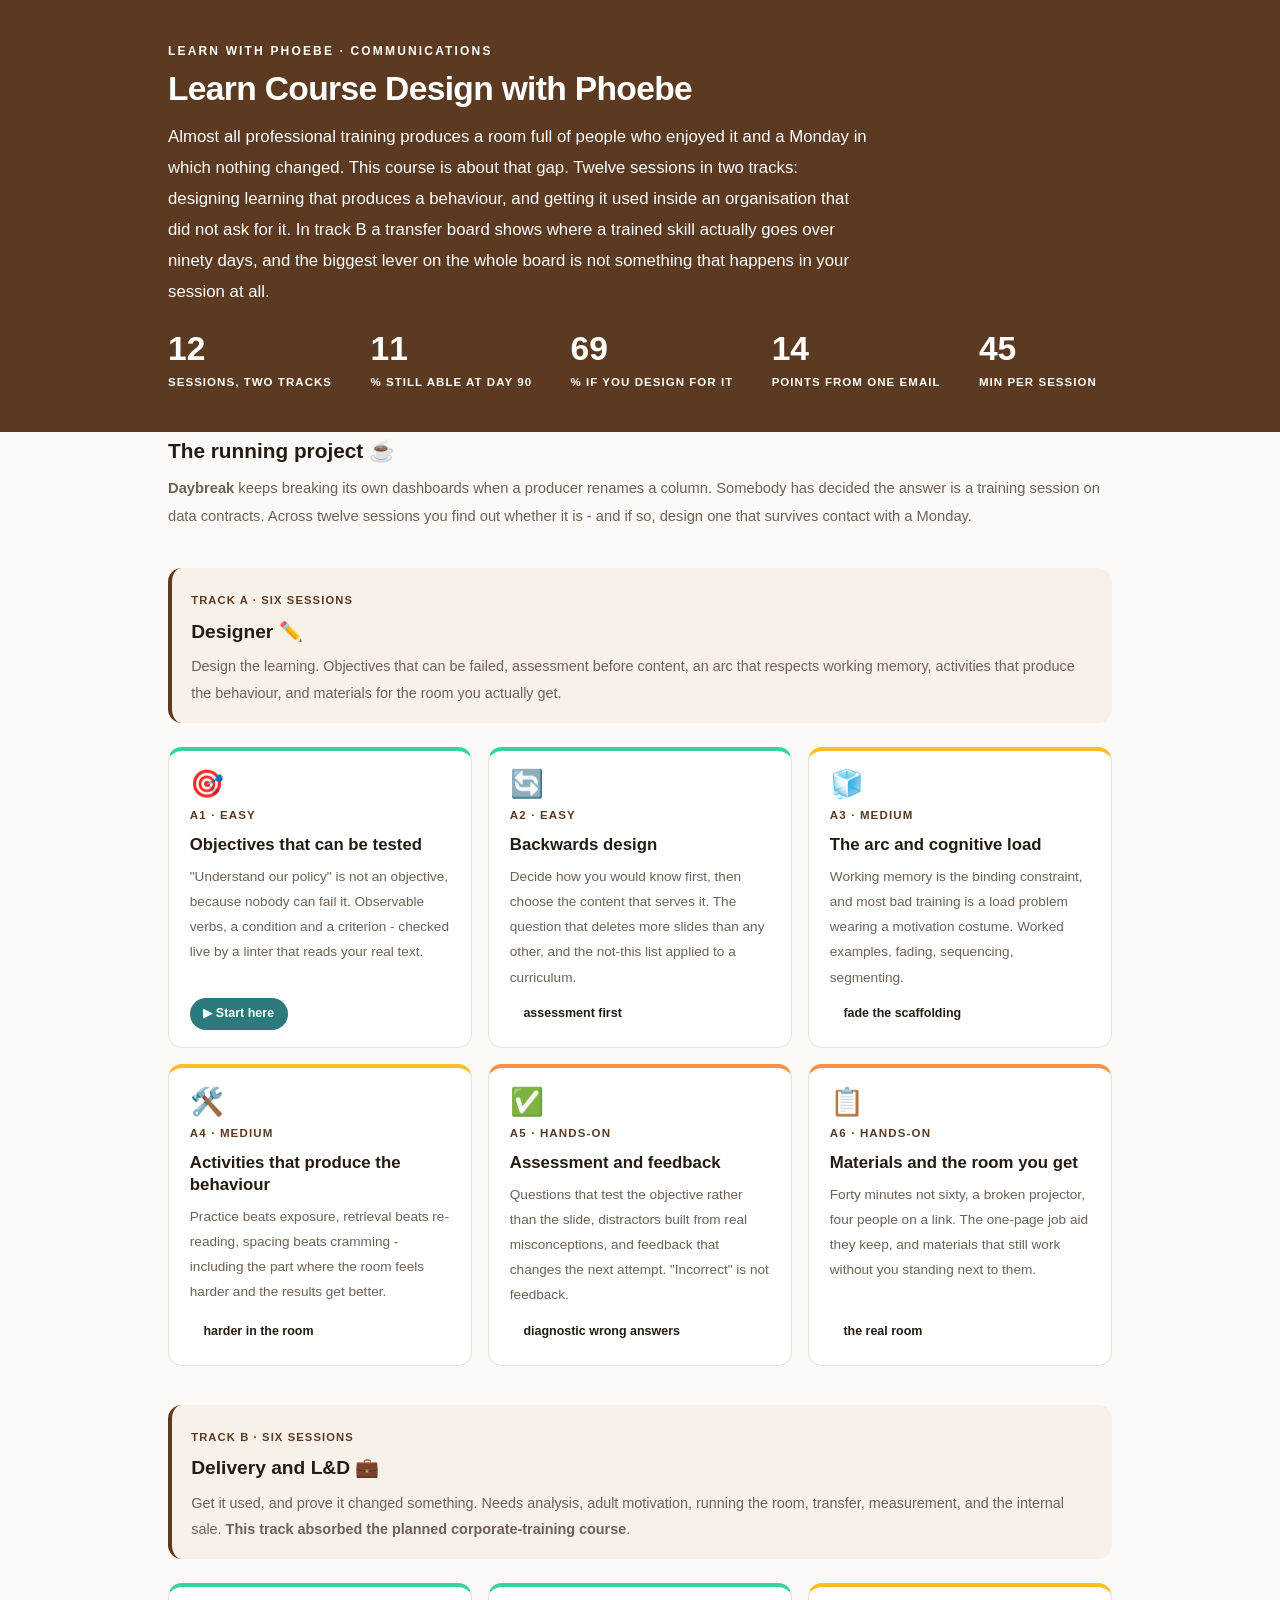
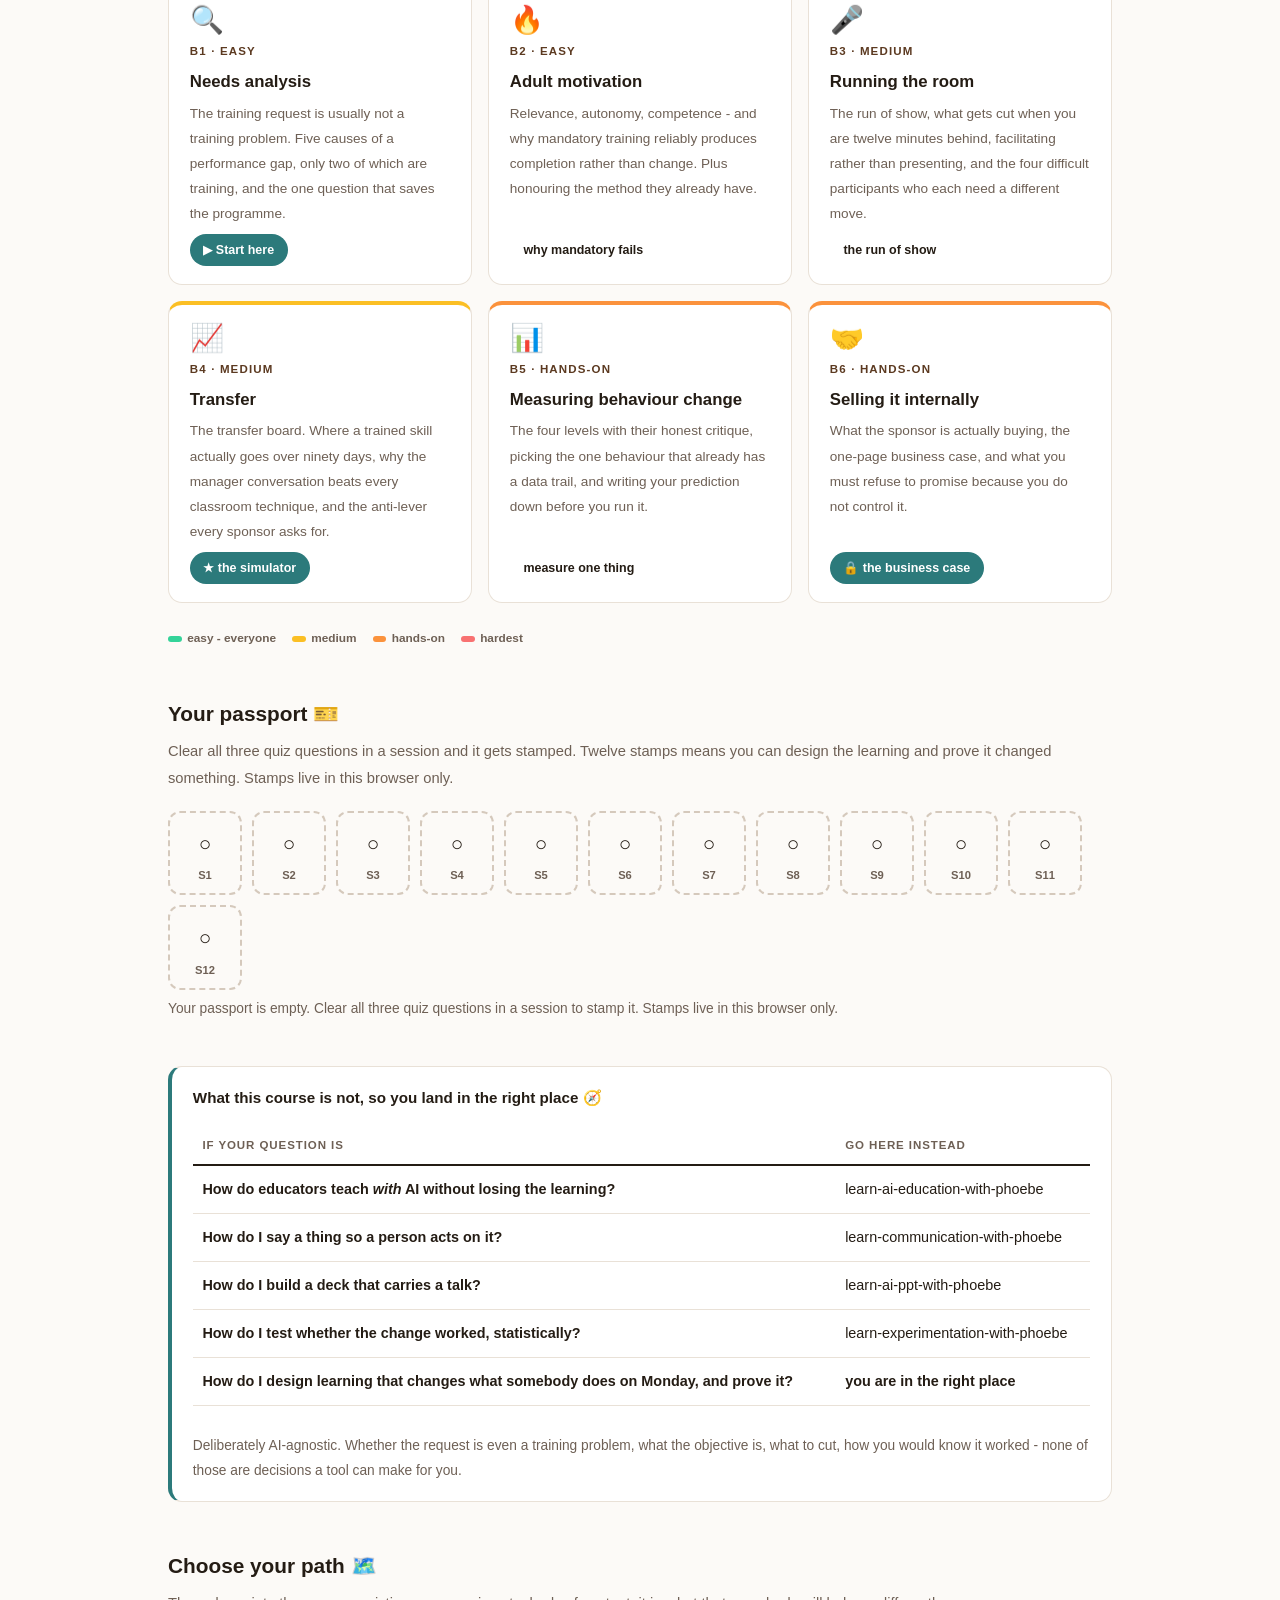
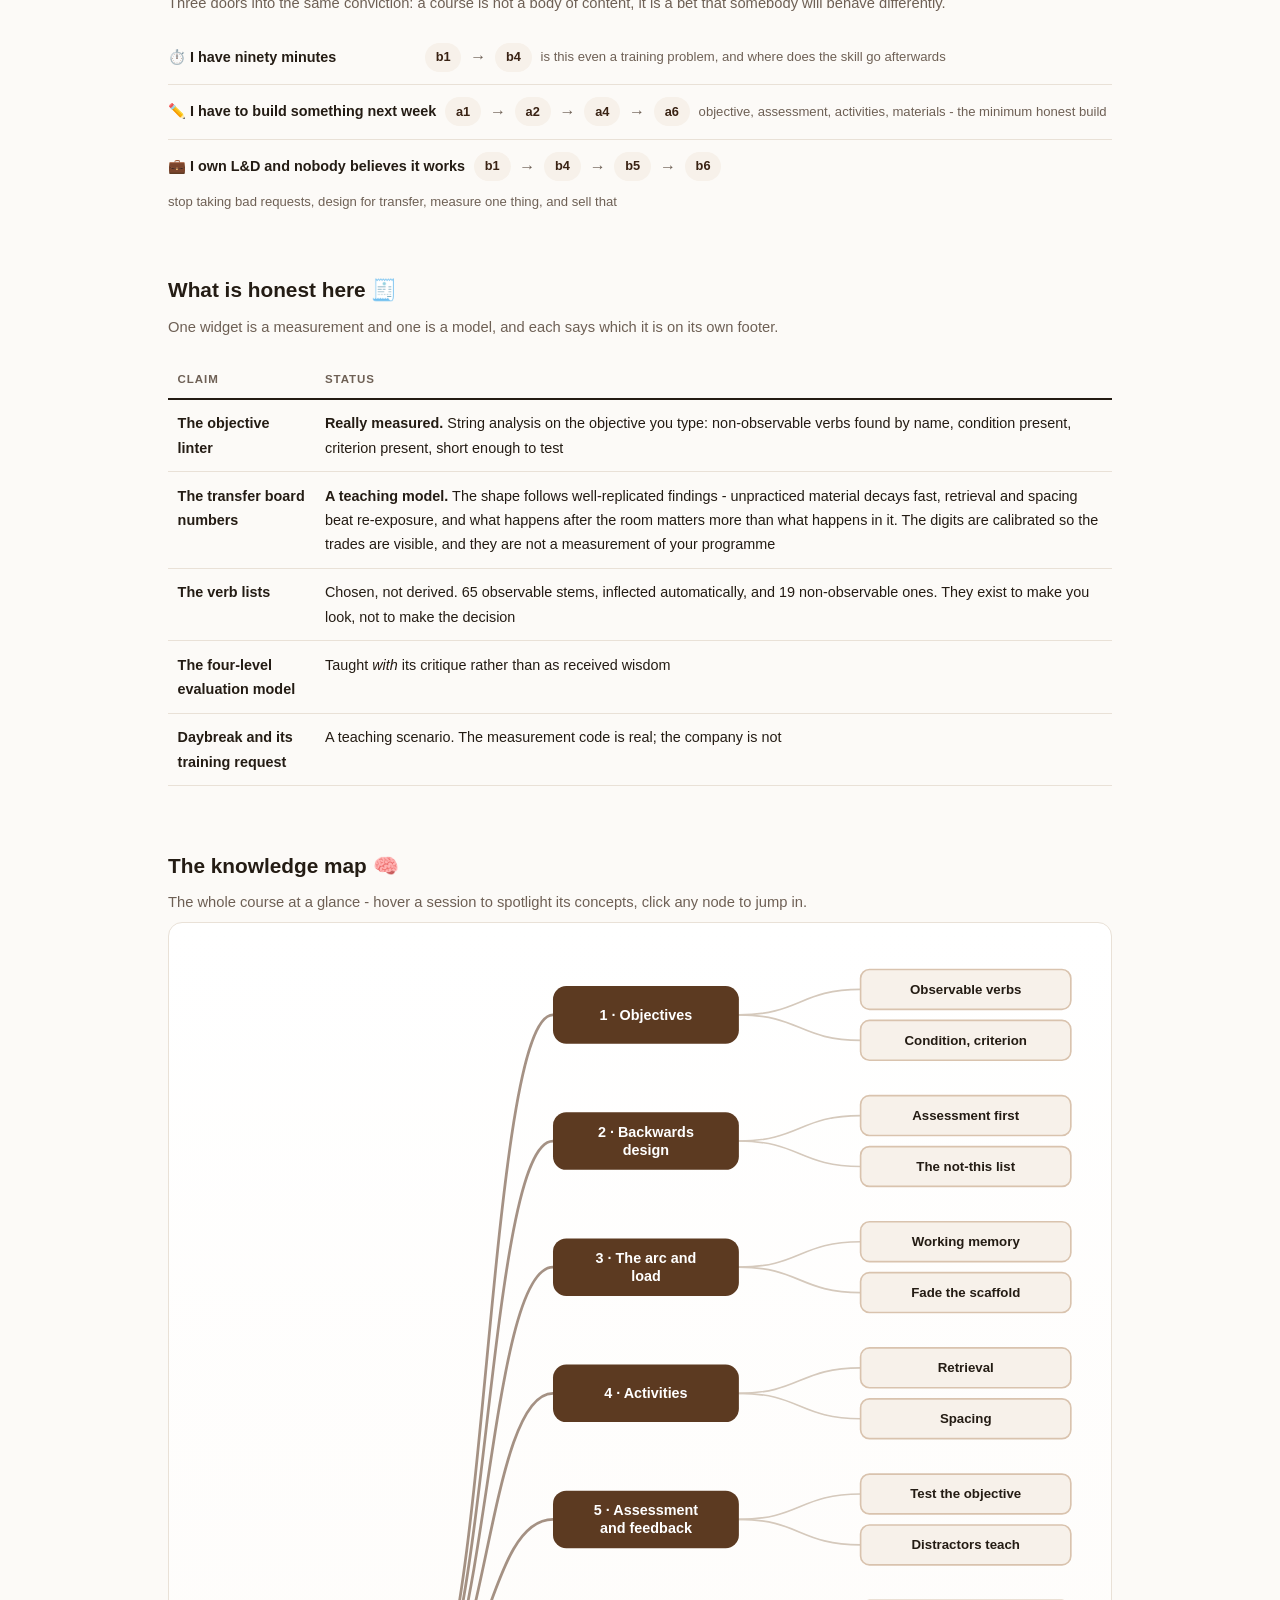
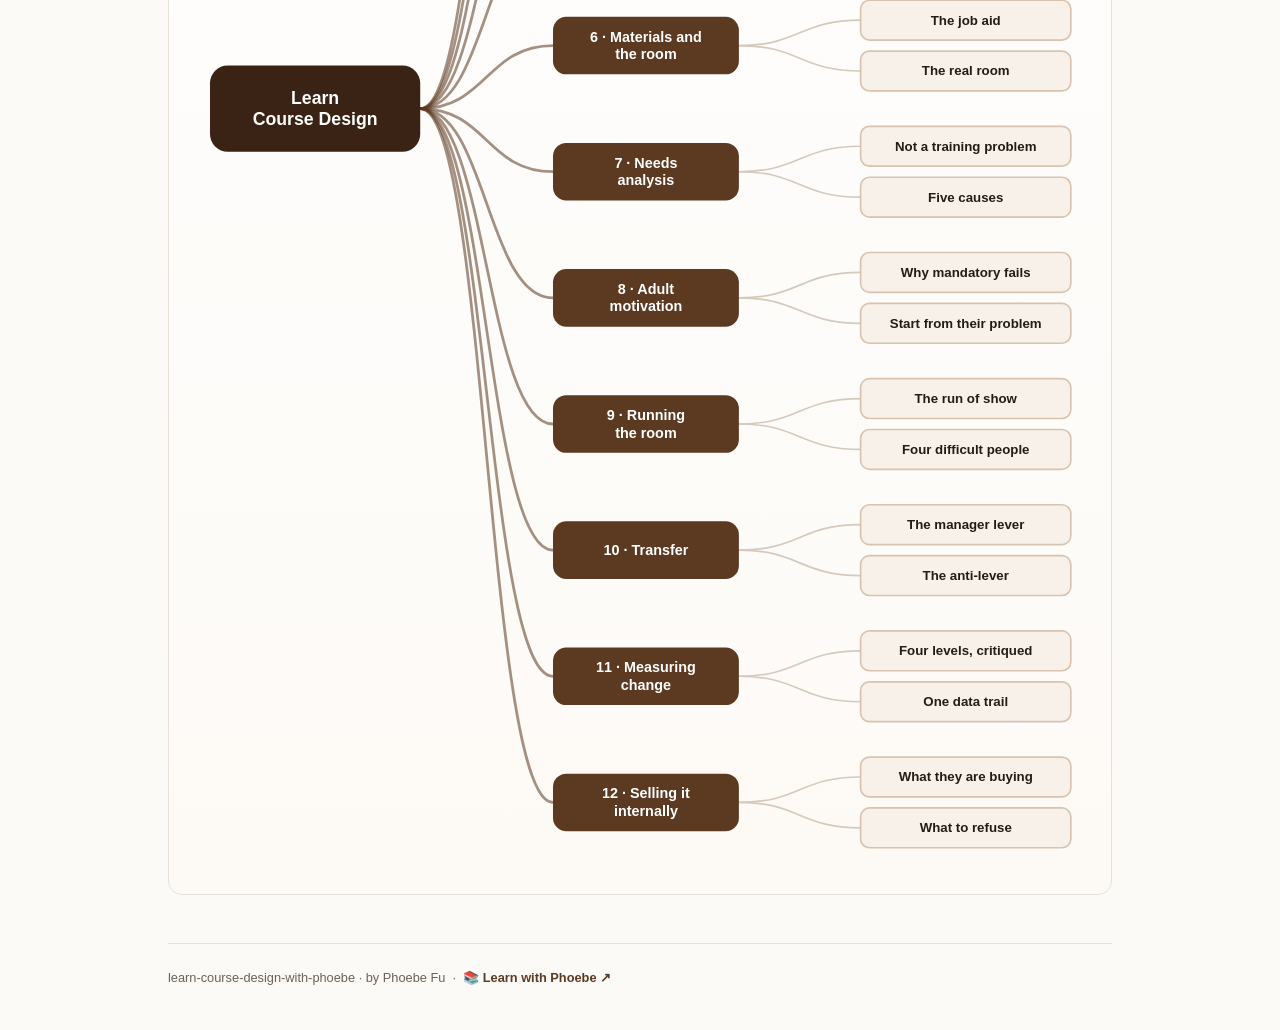
<file: index.html>
<!DOCTYPE html>
<html lang="en">
<head>
<meta charset="UTF-8">
<meta name="viewport" content="width=device-width, initial-scale=1.0">
<!-- social:start -->
<meta name="description" content="Twelve sessions in two tracks: design the learning, then get it used and prove it changed something. With a transfer board that shows where a trained skill goes over 90 days, and an objective linter that reads your real text. Free, by Phoebe Fu.">
<meta property="og:type" content="website">
<meta property="og:site_name" content="Learn with Phoebe">
<meta property="og:title" content="Learn Course Design with Phoebe">
<meta property="og:description" content="Two tracks, twelve sessions. Design learning that changes what somebody does on Monday, and prove it.">
<meta property="og:url" content="https://phoebefu6.github.io/learn-course-design-with-phoebe/">
<meta property="og:image" content="https://phoebefu6.github.io/learn-course-design-with-phoebe/assets/og-cover.png">
<meta property="og:image:width" content="1200">
<meta property="og:image:height" content="630">
<meta name="twitter:card" content="summary_large_image">
<meta name="twitter:title" content="Learn Course Design with Phoebe">
<meta name="twitter:description" content="Two tracks, twelve sessions. Design it, deliver it, and prove it changed something.">
<meta name="twitter:image" content="https://phoebefu6.github.io/learn-course-design-with-phoebe/assets/og-cover.png">
<!-- social:end -->
<title>Learn Course Design with Phoebe</title>
<link rel="stylesheet" href="assets/style.css?v=25">
<style>

  .stats-row { display: flex; gap: 2.4rem; margin-top: 1.5rem; flex-wrap: wrap; }
  .stat b { display: block; font-size: 2.1rem; font-weight: 800; line-height: 1.05; font-variant-numeric: tabular-nums; }
  .stat span { font-size: .72rem; opacity: 1; text-transform: uppercase; letter-spacing: .09em; font-weight: 600; }

  .course-grid { display: grid; grid-template-columns: repeat(auto-fit, minmax(17rem, 1fr)); gap: 1rem; margin-top: 1.5rem; }
  .course-card {
    border: 1px solid var(--hairline);
    border-top: 4px solid var(--diff, var(--indigo));
    border-radius: var(--radius);
    padding: 1.2rem 1.3rem 1.1rem;
    display: flex;
    flex-direction: column;
    gap: .5rem;
    text-decoration: none;
    color: var(--ink);
    background: #fff;
    transition: box-shadow .15s ease, border-color .15s ease, transform .15s ease;
    position: relative;
  }
  .course-card:hover { border-color: var(--indigo-soft); border-top-color: var(--diff, var(--indigo)); box-shadow: 0 8px 28px rgba(92,58,33,.14); transform: translateY(-3px); }
  .course-card .cicon { font-size: 1.7rem; line-height: 1; }
  .course-card .cnum { font-size: .72rem; font-weight: 700; color: var(--indigo); text-transform: uppercase; letter-spacing: .1em; }
  .course-card h3 { font-size: 1.05rem; font-weight: 800; line-height: 1.3; }
  .course-card p { font-size: .85rem; color: var(--muted); flex: 1; }
  .course-card .meta { display: flex; gap: .4rem; flex-wrap: wrap; }

  .diff-legend { display: flex; gap: 1rem; margin-top: 1.6rem; font-size: .74rem; color: var(--muted); font-weight: 600; flex-wrap: wrap; }
  .diff-legend i { display: inline-block; width: .85rem; height: .35rem; border-radius: 999px; margin-right: .35rem; vertical-align: middle; }

  .paths { margin-top: 2.6rem; }
  .paths h2 { font-size: 1.3rem; font-weight: 800; margin-bottom: .3rem; }
  .paths .plede { color: var(--muted); font-size: .92rem; margin-bottom: .8rem; }
  .path { display: flex; gap: .55rem; align-items: center; padding: .75rem 0; border-bottom: .5px solid var(--hairline); flex-wrap: wrap; }
  .path:last-child { border-bottom: none; }
  .path b { min-width: 15.5rem; font-size: .9rem; }
  .path .pstep { background: var(--indigo-50); color: var(--indigo-deep); border-radius: 999px; padding: .16rem .68rem; font-weight: 700; font-size: .8rem; text-decoration: none; transition: all .12s ease; }
  .path .pstep:hover { background: var(--indigo); color: #fff; }
  .path .parr { color: var(--muted); font-weight: 700; }

  .mm-section { margin-top: 1.6rem; }
  .mm-section h2 { font-size: 1.3rem; font-weight: 800; margin-bottom: .2rem; }
  .mm-section .mm-lede { color: var(--muted); font-size: .92rem; margin-bottom: .4rem; }
  .mm-wrap { border: 1px solid var(--hairline); border-radius: var(--radius); background: linear-gradient(180deg,#fff,#FDFAF6); padding: .6rem; overflow-x: auto; }
  .mm-svg { width: 100%; height: auto; display: block; max-width: 60rem; margin: 0 auto; min-width: 34rem; }
  .mm-link { cursor: pointer; text-decoration: none; }
  .mm-node rect { transition: opacity .15s ease, filter .15s ease; }
  .mm-node text { pointer-events: none; }
  .mm-link:hover .mm-node rect { filter: brightness(1.06); }
  .mm-edge { transition: opacity .15s ease; }

  .not-this { border: 1px solid var(--hairline); border-left: 4px solid var(--amber); border-radius: var(--radius); background: #fff; padding: 1.1rem 1.3rem; margin-top: 1.2rem; }
  .not-this h3 { font-size: .95rem; font-weight: 800; margin-bottom: .5rem; }

  .track-head { margin-top: 2.4rem; padding: 1rem 1.2rem; border-radius: var(--radius); background: var(--indigo-50); border-left: 4px solid var(--indigo); }
  .track-head h2 { font-size: 1.2rem; font-weight: 800; margin-bottom: .25rem; }
  .track-head p { font-size: .9rem; color: var(--muted); margin: 0; }
  .track-head .tk { font-size: .7rem; font-weight: 800; letter-spacing: .1em; text-transform: uppercase; color: var(--indigo); }
</style>
</head>
<body>

<header class="masthead">
  <div class="wrap">
    <div class="eyebrow">Learn with Phoebe · Communications</div>
    <h1>Learn <span class="accent">Course Design</span> with Phoebe</h1>
    <p class="sub">Almost all professional training produces a room full of people who enjoyed it and a Monday in which nothing changed. This course is about that gap. Twelve sessions in two tracks: designing learning that produces a behaviour, and getting it used inside an organisation that did not ask for it. In track B a transfer board shows where a trained skill actually goes over ninety days, and the biggest lever on the whole board is not something that happens in your session at all.</p>
    <div class="stats-row">
      <div class="stat"><b data-count="12">12</b><span>sessions, two tracks</span></div>
      <div class="stat"><b data-count="11">11</b><span>% still able at day 90</span></div>
      <div class="stat"><b data-count="69">69</b><span>% if you design for it</span></div>
      <div class="stat"><b data-count="14">14</b><span>points from one email</span></div>
      <div class="stat"><b data-count="45">45</b><span>min per session</span></div>
    </div>
  </div>
</header>

<main class="wrap">

  <section class="section">
    <div class="paths" style="margin-top:0">
      <h2>The running project ☕</h2>
      <p class="plede"><strong>Daybreak</strong> keeps breaking its own dashboards when a producer renames a column. Somebody has decided the answer is a training session on data contracts. Across twelve sessions you find out whether it is - and if so, design one that survives contact with a Monday.</p>
    </div>

    <div class="track-head">
      <span class="tk">Track A · six sessions</span>
      <h2>Designer ✏️</h2>
      <p>Design the learning. Objectives that can be failed, assessment before content, an arc that respects working memory, activities that produce the behaviour, and materials for the room you actually get.</p>
    </div>
    <div class="course-grid">
      <a class="course-card" href="courses/a1-objectives.html" style="--diff:#34D399">
        <span class="cicon">🎯</span>
        <span class="cnum">a1 · easy</span>
        <h3>Objectives that can be tested</h3>
        <p>"Understand our policy" is not an objective, because nobody can fail it. Observable verbs, a condition and a criterion - checked live by a linter that reads your real text.</p>
        <span class="meta"><span class="pill amber">▶ Start here</span></span>
      </a>
      <a class="course-card" href="courses/a2-backwards-design.html" style="--diff:#34D399">
        <span class="cicon">🔄</span>
        <span class="cnum">a2 · easy</span>
        <h3>Backwards design</h3>
        <p>Decide how you would know first, then choose the content that serves it. The question that deletes more slides than any other, and the not-this list applied to a curriculum.</p>
        <span class="meta"><span class="pill">assessment first</span></span>
      </a>
      <a class="course-card" href="courses/a3-the-arc.html" style="--diff:#FBBF24">
        <span class="cicon">🧊</span>
        <span class="cnum">a3 · medium</span>
        <h3>The arc and cognitive load</h3>
        <p>Working memory is the binding constraint, and most bad training is a load problem wearing a motivation costume. Worked examples, fading, sequencing, segmenting.</p>
        <span class="meta"><span class="pill">fade the scaffolding</span></span>
      </a>
      <a class="course-card" href="courses/a4-activities.html" style="--diff:#FBBF24">
        <span class="cicon">🛠️</span>
        <span class="cnum">a4 · medium</span>
        <h3>Activities that produce the behaviour</h3>
        <p>Practice beats exposure, retrieval beats re-reading, spacing beats cramming - including the part where the room feels harder and the results get better.</p>
        <span class="meta"><span class="pill">harder in the room</span></span>
      </a>
      <a class="course-card" href="courses/a5-assessment-and-feedback.html" style="--diff:#FB923C">
        <span class="cicon">✅</span>
        <span class="cnum">a5 · hands-on</span>
        <h3>Assessment and feedback</h3>
        <p>Questions that test the objective rather than the slide, distractors built from real misconceptions, and feedback that changes the next attempt. "Incorrect" is not feedback.</p>
        <span class="meta"><span class="pill">diagnostic wrong answers</span></span>
      </a>
      <a class="course-card" href="courses/a6-materials-and-the-room.html" style="--diff:#FB923C">
        <span class="cicon">📋</span>
        <span class="cnum">a6 · hands-on</span>
        <h3>Materials and the room you get</h3>
        <p>Forty minutes not sixty, a broken projector, four people on a link. The one-page job aid they keep, and materials that still work without you standing next to them.</p>
        <span class="meta"><span class="pill">the real room</span></span>
      </a>
    </div>

    <div class="track-head">
      <span class="tk">Track B · six sessions</span>
      <h2>Delivery and L&amp;D 💼</h2>
      <p>Get it used, and prove it changed something. Needs analysis, adult motivation, running the room, transfer, measurement, and the internal sale. <strong>This track absorbed the planned corporate-training course</strong>.</p>
    </div>
    <div class="course-grid">
      <a class="course-card" href="courses/b1-needs-analysis.html" style="--diff:#34D399">
        <span class="cicon">🔍</span>
        <span class="cnum">b1 · easy</span>
        <h3>Needs analysis</h3>
        <p>The training request is usually not a training problem. Five causes of a performance gap, only two of which are training, and the one question that saves the programme.</p>
        <span class="meta"><span class="pill amber">▶ Start here</span></span>
      </a>
      <a class="course-card" href="courses/b2-adult-motivation.html" style="--diff:#34D399">
        <span class="cicon">🔥</span>
        <span class="cnum">b2 · easy</span>
        <h3>Adult motivation</h3>
        <p>Relevance, autonomy, competence - and why mandatory training reliably produces completion rather than change. Plus honouring the method they already have.</p>
        <span class="meta"><span class="pill">why mandatory fails</span></span>
      </a>
      <a class="course-card" href="courses/b3-running-the-room.html" style="--diff:#FBBF24">
        <span class="cicon">🎤</span>
        <span class="cnum">b3 · medium</span>
        <h3>Running the room</h3>
        <p>The run of show, what gets cut when you are twelve minutes behind, facilitating rather than presenting, and the four difficult participants who each need a different move.</p>
        <span class="meta"><span class="pill">the run of show</span></span>
      </a>
      <a class="course-card" href="courses/b4-transfer.html" style="--diff:#FBBF24">
        <span class="cicon">📈</span>
        <span class="cnum">b4 · medium</span>
        <h3>Transfer</h3>
        <p>The transfer board. Where a trained skill actually goes over ninety days, why the manager conversation beats every classroom technique, and the anti-lever every sponsor asks for.</p>
        <span class="meta"><span class="pill amber">★ the simulator</span></span>
      </a>
      <a class="course-card" href="courses/b5-measuring-change.html" style="--diff:#FB923C">
        <span class="cicon">📊</span>
        <span class="cnum">b5 · hands-on</span>
        <h3>Measuring behaviour change</h3>
        <p>The four levels with their honest critique, picking the one behaviour that already has a data trail, and writing your prediction down before you run it.</p>
        <span class="meta"><span class="pill">measure one thing</span></span>
      </a>
      <a class="course-card" href="courses/b6-selling-it-internally.html" style="--diff:#FB923C">
        <span class="cicon">🤝</span>
        <span class="cnum">b6 · hands-on</span>
        <h3>Selling it internally</h3>
        <p>What the sponsor is actually buying, the one-page business case, and what you must refuse to promise because you do not control it.</p>
        <span class="meta"><span class="pill amber">🔒 the business case</span></span>
      </a>
    </div>

    <div class="diff-legend">
      <span><i style="background:#34D399"></i>easy - everyone</span>
      <span><i style="background:#FBBF24"></i>medium</span>
      <span><i style="background:#FB923C"></i>hands-on</span>
      <span><i style="background:#F87171"></i>hardest</span>
    </div>
  </section>

  <section class="section">
    <div class="paths" style="margin-top:0">
      <h2>Your passport 🎫</h2>
      <p class="plede">Clear all three quiz questions in a session and it gets stamped. Twelve stamps means you can design the learning and prove it changed something. Stamps live in this browser only.</p>
    </div>
    <div class="pp-strip"></div>
  </section>

  <section class="section">
    <div class="not-this">
      <h3>What this course is not, so you land in the right place 🧭</h3>
      <table class="clean">
        <tr><th>If your question is</th><th>Go here instead</th></tr>
        <tr><td>How do educators teach <em>with</em> AI without losing the learning?</td><td><span class="mono">learn-ai-education-with-phoebe</span></td></tr>
        <tr><td>How do I say a thing so a person acts on it?</td><td><span class="mono">learn-communication-with-phoebe</span></td></tr>
        <tr><td>How do I build a deck that carries a talk?</td><td><span class="mono">learn-ai-ppt-with-phoebe</span></td></tr>
        <tr><td>How do I test whether the change worked, statistically?</td><td><span class="mono">learn-experimentation-with-phoebe</span></td></tr>
        <tr><td><strong>How do I design learning that changes what somebody does on Monday, and prove it?</strong></td><td><strong>you are in the right place</strong></td></tr>
      </table>
      <p style="margin-top:.7rem;font-size:.86rem;color:var(--muted)">Deliberately AI-agnostic. Whether the request is even a training problem, what the objective is, what to cut, how you would know it worked - none of those are decisions a tool can make for you.</p>
    </div>
  </section>

  <section class="section">
    <div class="paths">
      <h2>Choose your path 🗺️</h2>
      <p class="plede">Three doors into the same conviction: a course is not a body of content, it is a bet that somebody will behave differently.</p>
      <div class="path"><b>⏱️ I have ninety minutes</b>
        <a class="pstep" href="courses/b1-needs-analysis.html">b1</a><span class="parr">→</span>
        <a class="pstep" href="courses/b4-transfer.html">b4</a>
        <span style="font-size:.82rem;color:var(--muted)">is this even a training problem, and where does the skill go afterwards</span>
      </div>
      <div class="path"><b>✏️ I have to build something next week</b>
        <a class="pstep" href="courses/a1-objectives.html">a1</a><span class="parr">→</span>
        <a class="pstep" href="courses/a2-backwards-design.html">a2</a><span class="parr">→</span>
        <a class="pstep" href="courses/a4-activities.html">a4</a><span class="parr">→</span>
        <a class="pstep" href="courses/a6-materials-and-the-room.html">a6</a>
        <span style="font-size:.82rem;color:var(--muted)">objective, assessment, activities, materials - the minimum honest build</span>
      </div>
      <div class="path"><b>💼 I own L&amp;D and nobody believes it works</b>
        <a class="pstep" href="courses/b1-needs-analysis.html">b1</a><span class="parr">→</span>
        <a class="pstep" href="courses/b4-transfer.html">b4</a><span class="parr">→</span>
        <a class="pstep" href="courses/b5-measuring-change.html">b5</a><span class="parr">→</span>
        <a class="pstep" href="courses/b6-selling-it-internally.html">b6</a>
        <span style="font-size:.82rem;color:var(--muted)">stop taking bad requests, design for transfer, measure one thing, and sell that</span>
      </div>
    </div>
  </section>

  <section class="section">
    <div class="paths" style="margin-top:0">
      <h2>What is honest here 🧾</h2>
      <p class="plede">One widget is a measurement and one is a model, and each says which it is on its own footer.</p>
    </div>
    <table class="clean">
      <tr><th>Claim</th><th>Status</th></tr>
      <tr><td>The objective linter</td><td><strong>Really measured.</strong> String analysis on the objective you type: non-observable verbs found by name, condition present, criterion present, short enough to test</td></tr>
      <tr><td>The transfer board numbers</td><td><strong>A teaching model.</strong> The shape follows well-replicated findings - unpracticed material decays fast, retrieval and spacing beat re-exposure, and what happens after the room matters more than what happens in it. The digits are calibrated so the trades are visible, and they are not a measurement of your programme</td></tr>
      <tr><td>The verb lists</td><td>Chosen, not derived. 65 observable stems, inflected automatically, and 19 non-observable ones. They exist to make you look, not to make the decision</td></tr>
      <tr><td>The four-level evaluation model</td><td>Taught <em>with</em> its critique rather than as received wisdom</td></tr>
      <tr><td>Daybreak and its training request</td><td>A teaching scenario. The measurement code is real; the company is not</td></tr>
    </table>
  </section>

  <section class="section mm-section">
    <h2>The knowledge map 🧠</h2>
    <p class="mm-lede">The whole course at a glance - hover a session to spotlight its concepts, click any node to jump in.</p>
    <div class="mm-wrap"><div id="mindmap"></div></div>
  </section>

  <footer class="pagefoot">
    <span>learn-course-design-with-phoebe · by Phoebe Fu &nbsp;·&nbsp; 📚 <a href="https://phoebefu6.github.io/learn-with-phoebe/">Learn with Phoebe ↗</a></span>
  </footer>

</main>

<script>
window.MINDMAP_DATA = {
  title: "Learn\nCourse Design",
  centerColor: "#3A2314",
  sessions: [
    { label: "Objectives", href: "courses/a1-objectives.html", color: "#34D399",
      concepts: [
        { label: "Observable verbs", href: "courses/a1-objectives.html" },
        { label: "Condition, criterion", href: "courses/a1-objectives.html" } ] },
    { label: "Backwards\ndesign", href: "courses/a2-backwards-design.html", color: "#34D399",
      concepts: [
        { label: "Assessment first", href: "courses/a2-backwards-design.html" },
        { label: "The not-this list", href: "courses/a2-backwards-design.html" } ] },
    { label: "The arc and\nload", href: "courses/a3-the-arc.html", color: "#FBBF24",
      concepts: [
        { label: "Working memory", href: "courses/a3-the-arc.html" },
        { label: "Fade the scaffold", href: "courses/a3-the-arc.html" } ] },
    { label: "Activities", href: "courses/a4-activities.html", color: "#FBBF24",
      concepts: [
        { label: "Retrieval", href: "courses/a4-activities.html" },
        { label: "Spacing", href: "courses/a4-activities.html" } ] },
    { label: "Assessment\nand feedback", href: "courses/a5-assessment-and-feedback.html", color: "#FB923C",
      concepts: [
        { label: "Test the objective", href: "courses/a5-assessment-and-feedback.html" },
        { label: "Distractors teach", href: "courses/a5-assessment-and-feedback.html" } ] },
    { label: "Materials and\nthe room", href: "courses/a6-materials-and-the-room.html", color: "#FB923C",
      concepts: [
        { label: "The job aid", href: "courses/a6-materials-and-the-room.html" },
        { label: "The real room", href: "courses/a6-materials-and-the-room.html" } ] },
    { label: "Needs\nanalysis", href: "courses/b1-needs-analysis.html", color: "#34D399",
      concepts: [
        { label: "Not a training problem", href: "courses/b1-needs-analysis.html" },
        { label: "Five causes", href: "courses/b1-needs-analysis.html" } ] },
    { label: "Adult\nmotivation", href: "courses/b2-adult-motivation.html", color: "#34D399",
      concepts: [
        { label: "Why mandatory fails", href: "courses/b2-adult-motivation.html" },
        { label: "Start from their problem", href: "courses/b2-adult-motivation.html" } ] },
    { label: "Running\nthe room", href: "courses/b3-running-the-room.html", color: "#FBBF24",
      concepts: [
        { label: "The run of show", href: "courses/b3-running-the-room.html" },
        { label: "Four difficult people", href: "courses/b3-running-the-room.html" } ] },
    { label: "Transfer", href: "courses/b4-transfer.html", color: "#FBBF24",
      concepts: [
        { label: "The manager lever", href: "courses/b4-transfer.html" },
        { label: "The anti-lever", href: "courses/b4-transfer.html" } ] },
    { label: "Measuring\nchange", href: "courses/b5-measuring-change.html", color: "#FB923C",
      concepts: [
        { label: "Four levels, critiqued", href: "courses/b5-measuring-change.html" },
        { label: "One data trail", href: "courses/b5-measuring-change.html" } ] },
    { label: "Selling it\ninternally", href: "courses/b6-selling-it-internally.html", color: "#FB923C",
      concepts: [
        { label: "What they are buying", href: "courses/b6-selling-it-internally.html" },
        { label: "What to refuse", href: "courses/b6-selling-it-internally.html" } ] }
  ]
};
</script>
<script src="assets/mindmap.js?v=3"></script>
<script src="assets/app.js?v=22"></script>
</body>
</html>
</file>
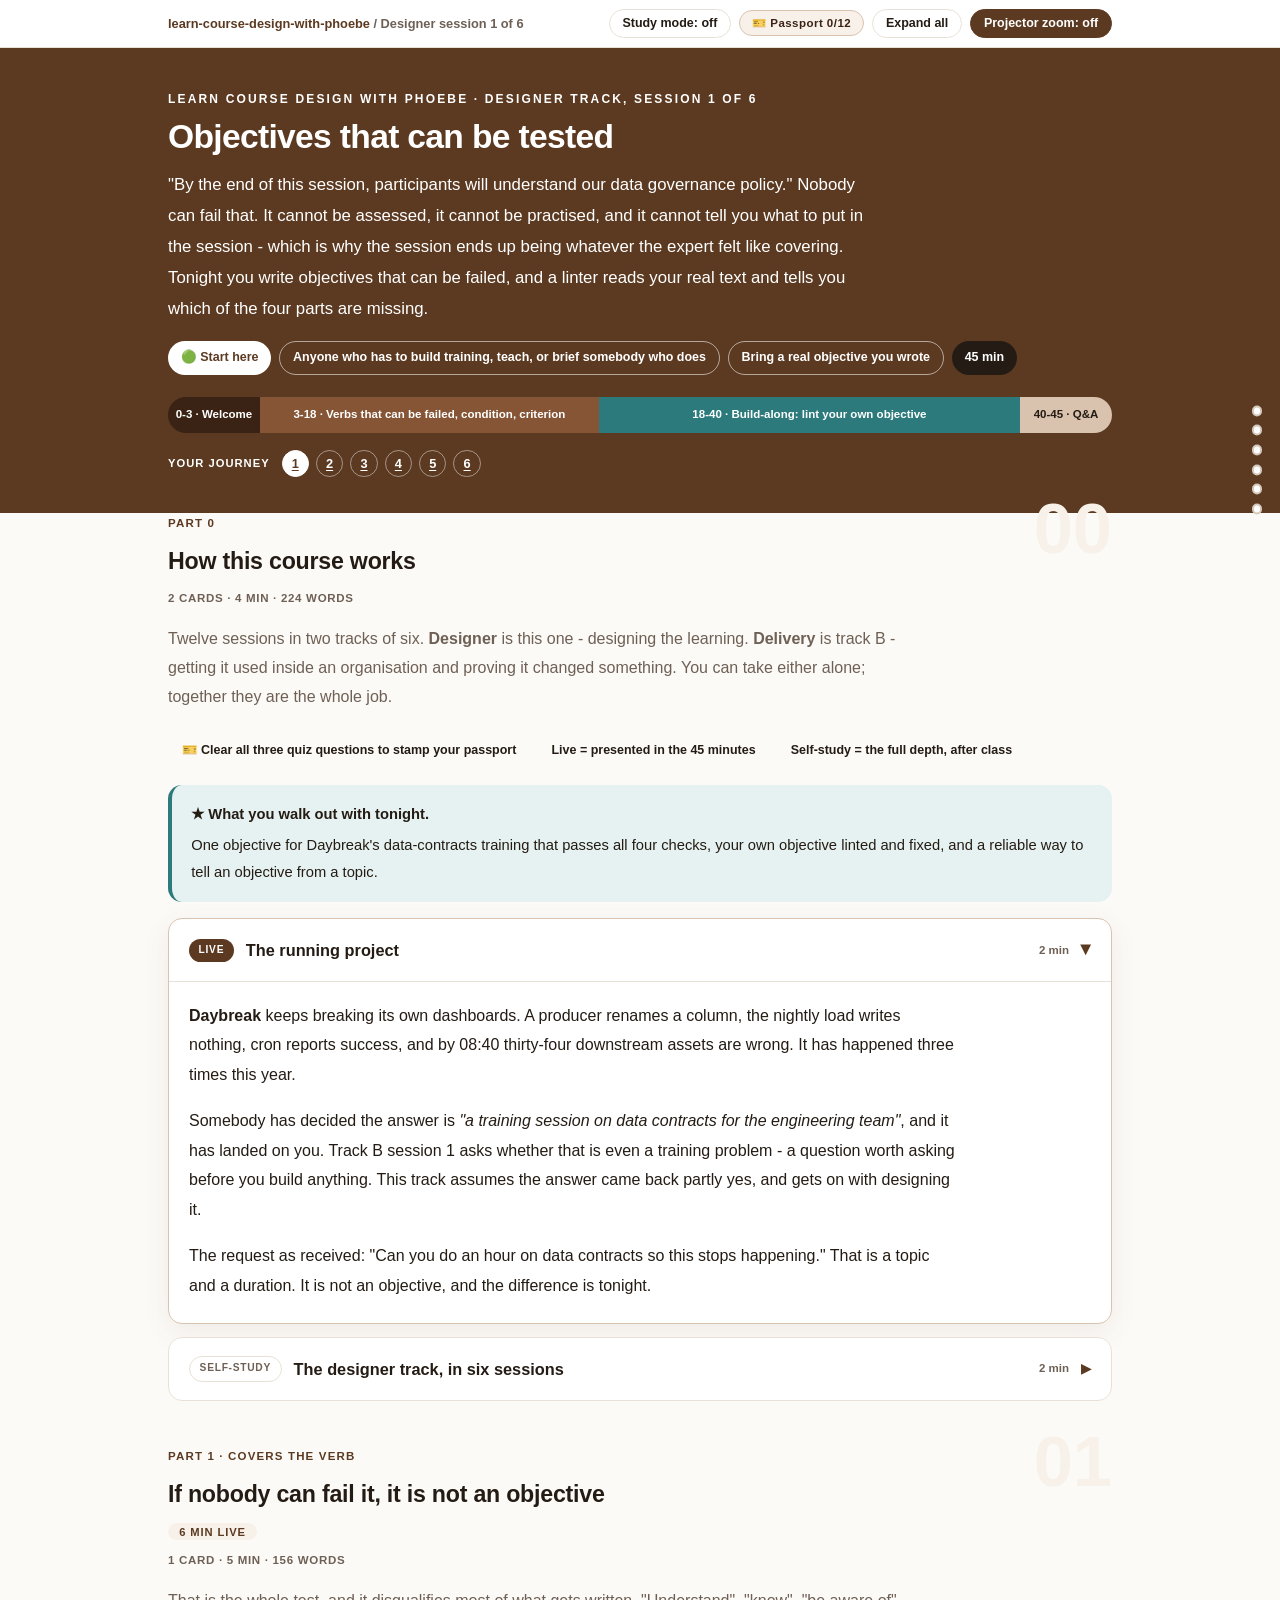
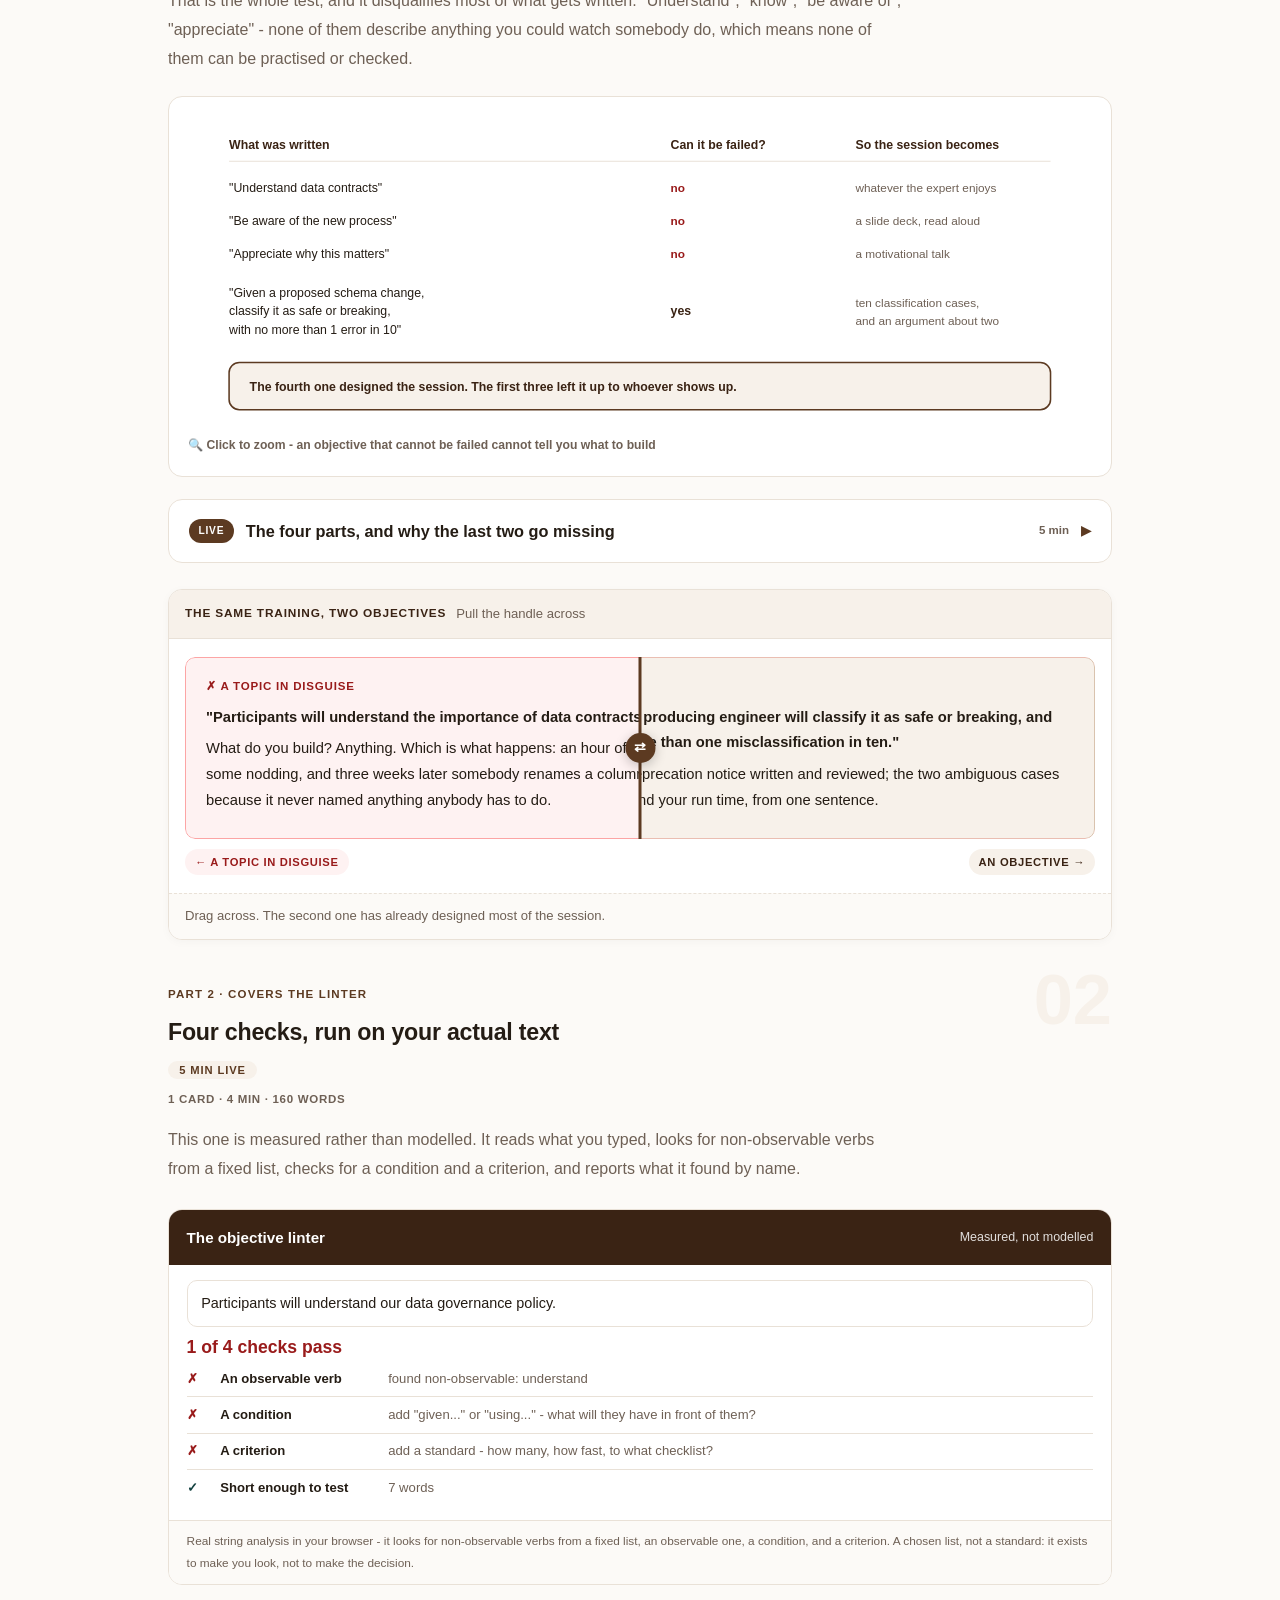
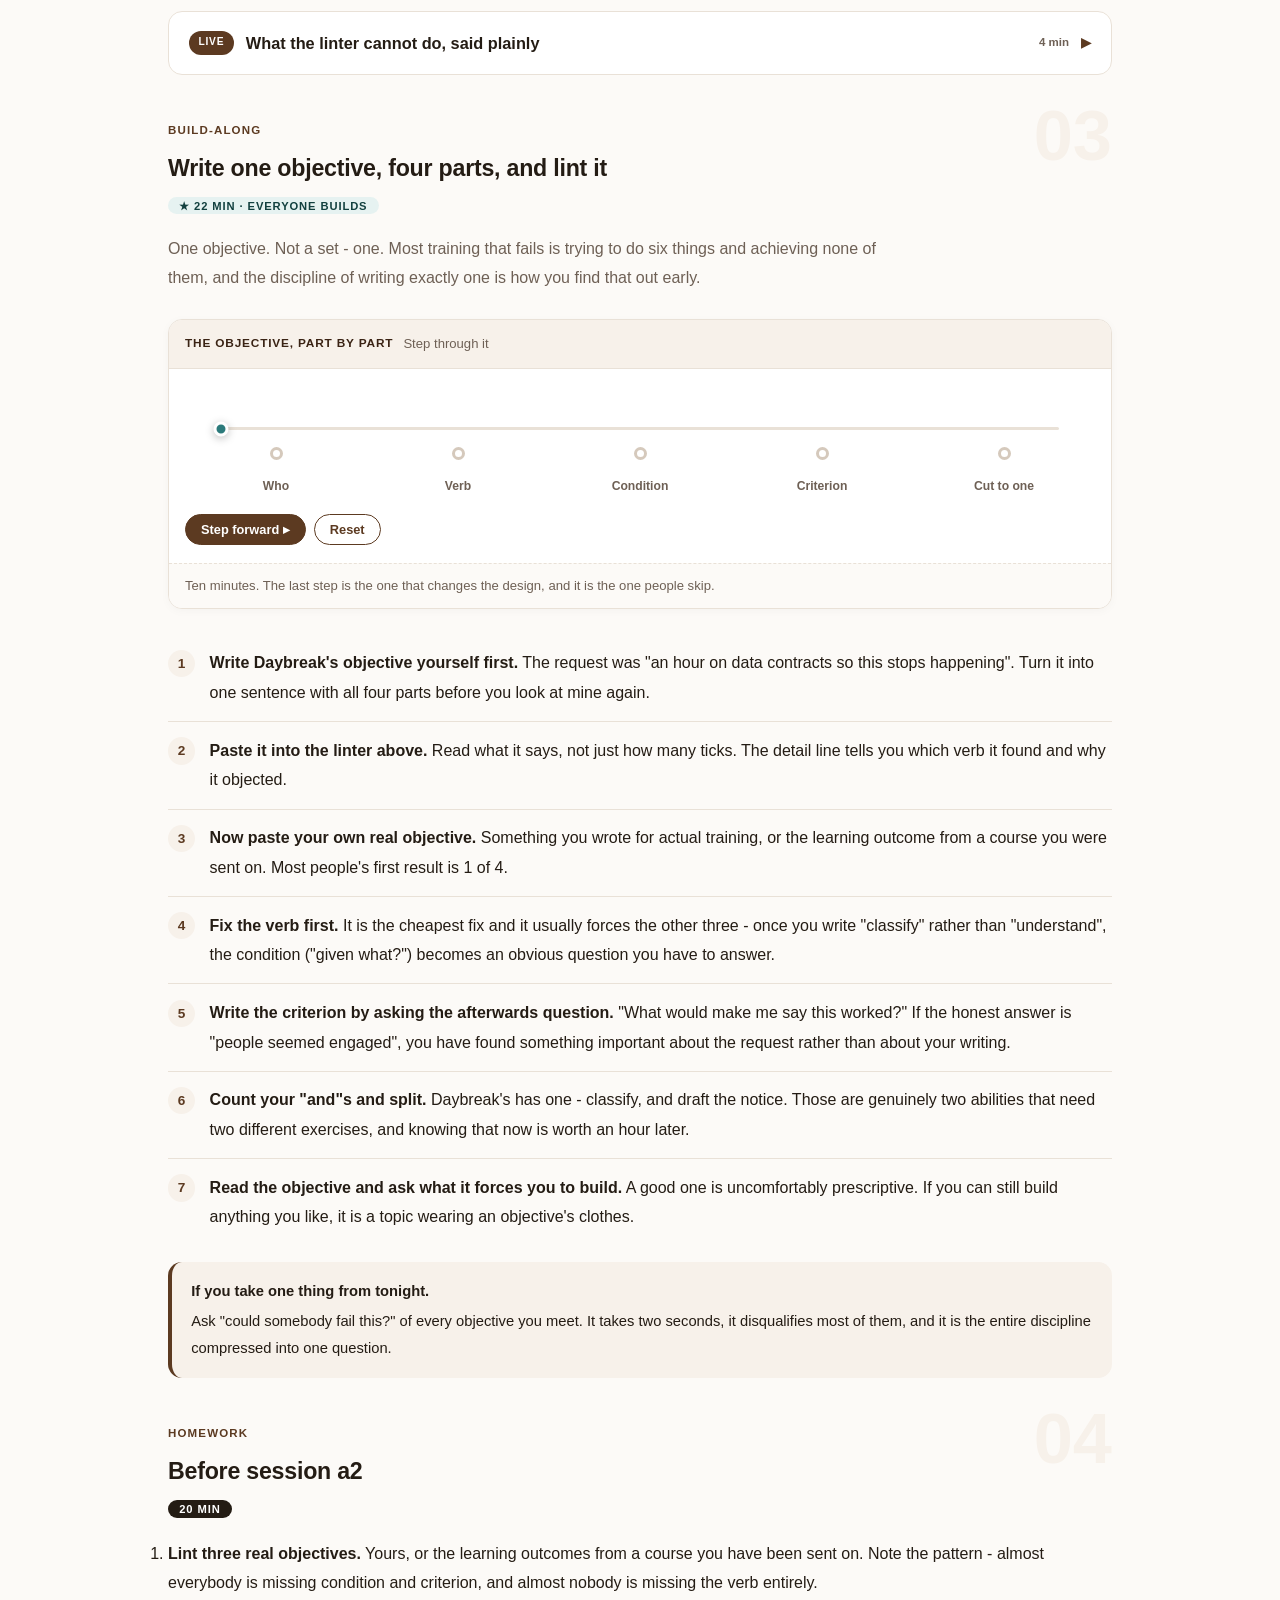
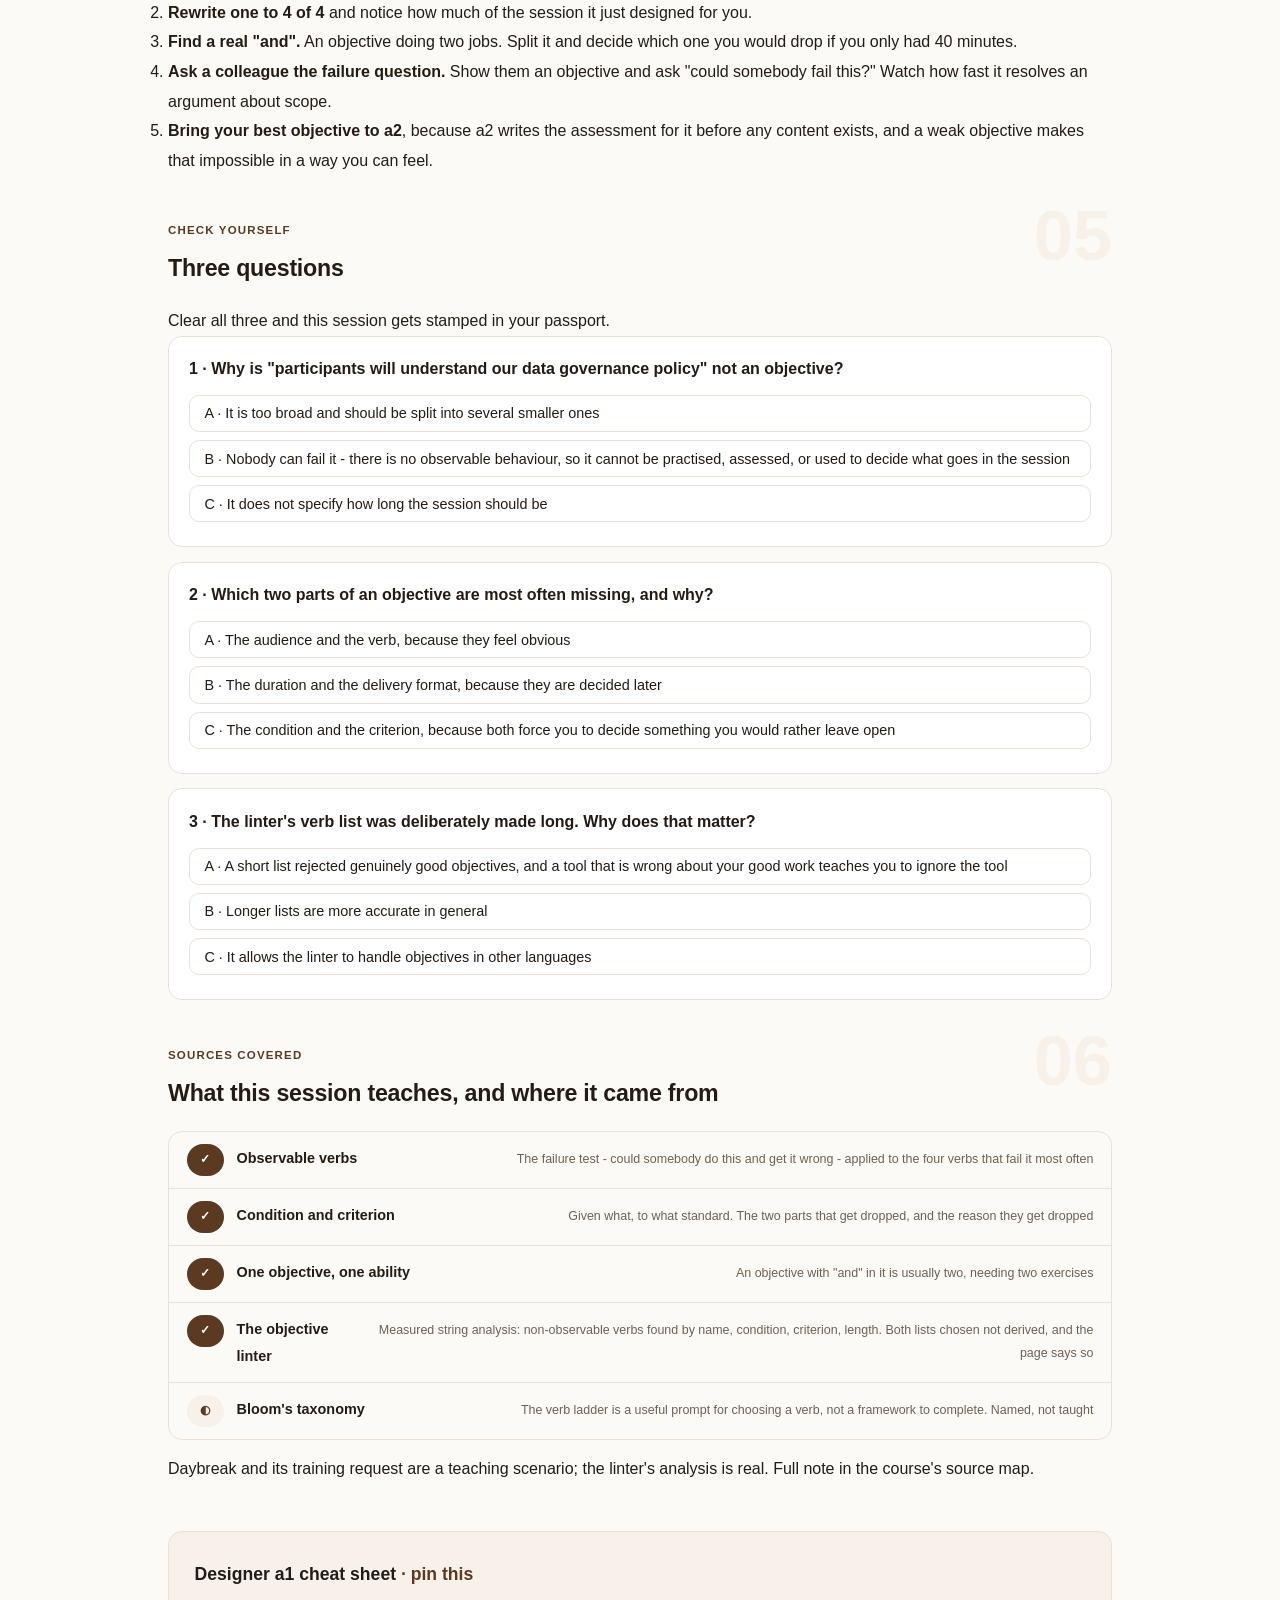
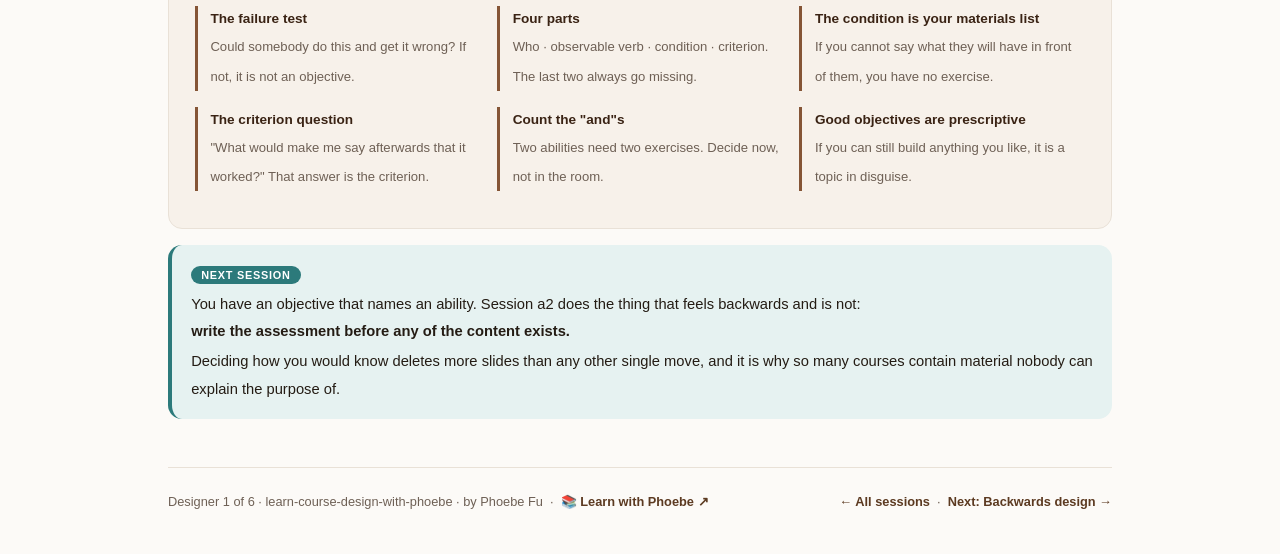
<file: courses/a1-objectives.html>
<!DOCTYPE html>
<html lang="en">
<head>
<meta charset="UTF-8">
<meta name="viewport" content="width=device-width, initial-scale=1.0">
<!-- social:start -->
<meta name="description" content="Designer session 1 of 6. Understand our policy is not an objective, because nobody can fail it. Observable verbs, a condition and a criterion - checked live by a linter that reads your real text.">
<meta property="og:type" content="article">
<meta property="og:site_name" content="Learn with Phoebe">
<meta property="og:title" content="Objectives that can be tested - learn course design with phoebe">
<meta property="og:description" content="Designer session 1 of 6. If nobody can fail it, it is not an objective.">
<meta property="og:url" content="https://phoebefu6.github.io/learn-course-design-with-phoebe/courses/a1-objectives.html">
<meta property="og:image" content="https://phoebefu6.github.io/learn-course-design-with-phoebe/assets/og-cover.png">
<meta property="og:image:width" content="1200">
<meta property="og:image:height" content="630">
<meta name="twitter:card" content="summary_large_image">
<meta name="twitter:title" content="Objectives that can be tested - learn course design with phoebe">
<meta name="twitter:description" content="Designer session 1 of 6. Observable verbs, condition, criterion.">
<meta name="twitter:image" content="https://phoebefu6.github.io/learn-course-design-with-phoebe/assets/og-cover.png">
<!-- social:end -->
<title>Designer 1 · Objectives that can be tested - learn course design with phoebe</title>
<link rel="stylesheet" href="../assets/style.css?v=24">
</head>
<body>

<div class="toolbar">
  <div class="wrap">
    <span class="crumb"><a href="../index.html">learn-course-design-with-phoebe</a> / Designer session 1 of 6</span>
    <button class="btn" id="toggle-all" type="button">Expand all</button>
    <button class="btn primary" id="zoom-toggle" type="button">Projector zoom: off</button>
  </div>
</div>

<header class="masthead">
  <div class="wrap">
    <div class="eyebrow">Learn Course Design with Phoebe · Designer track, session 1 of 6</div>
    <h1>Objectives that can be <span class="accent">tested</span></h1>
    <p class="sub">"By the end of this session, participants will understand our data governance policy." Nobody can fail that. It cannot be assessed, it cannot be practised, and it cannot tell you what to put in the session - which is why the session ends up being whatever the expert felt like covering. Tonight you write objectives that can be failed, and a linter reads your real text and tells you which of the four parts are missing.</p>
    <div class="chip-row">
      <span class="chip level">🟢 Start here</span>
      <span class="chip audience">Anyone who has to build training, teach, or brief somebody who does</span>
      <span class="chip audience">Bring a real objective you wrote</span>
      <span class="chip time">45 min</span>
    </div>
    <div class="agenda">
      <span class="a1" style="flex:1">0-3 · Welcome</span>
      <span class="a2" style="flex:4">3-18 · Verbs that can be failed, condition, criterion</span>
      <span class="a3" style="flex:5">18-40 · Build-along: lint your own objective</span>
      <span class="a4" style="flex:1">40-45 · Q&amp;A</span>
    </div>
  </div>
</header>

<main class="wrap">

  <!-- ============ INTRO ============ -->
  <section class="section" id="intro">
    <div class="section-kicker">
      <span class="klabel">Part 0</span>
      <h2>How this course works</h2>
    </div>
    <p class="lede">Twelve sessions in two tracks of six. <strong>Designer</strong> is this one - designing the learning. <strong>Delivery</strong> is track B - getting it used inside an organisation and proving it changed something. You can take either alone; together they are the whole job.</p>

    <div class="legend">
      <span class="pill">🎫 Clear all three quiz questions to stamp your passport</span>
      <span class="pill">Live = presented in the 45 minutes</span>
      <span class="pill">Self-study = the full depth, after class</span>
    </div>

    <div class="callout win">
      <p><strong>★ What you walk out with tonight.</strong> One objective for Daybreak's data-contracts training that passes all four checks, your own objective linted and fixed, and a reliable way to tell an objective from a topic.</p>
    </div>

    <details class="card" open>
      <summary><span class="mode live">Live</span>The running project<span class="mini">2 min</span><span class="caret">▶</span></summary>
      <div class="body">
        <p><strong>Daybreak</strong> keeps breaking its own dashboards. A producer renames a column, the nightly load writes nothing, cron reports success, and by 08:40 thirty-four downstream assets are wrong. It has happened three times this year.</p>
        <p>Somebody has decided the answer is <em>"a training session on data contracts for the engineering team"</em>, and it has landed on you. Track B session 1 asks whether that is even a training problem - a question worth asking before you build anything. This track assumes the answer came back partly yes, and gets on with designing it.</p>
        <p>The request as received: "Can you do an hour on data contracts so this stops happening." That is a topic and a duration. It is not an objective, and the difference is tonight.</p>
      </div>
    </details>

    <details class="card">
      <summary><span class="mode self">Self-study</span>The designer track, in six sessions<span class="mini">2 min</span><span class="caret">▶</span></summary>
      <div class="body">
        <table class="clean">
          <tr><th>Session</th><th>What the design gains</th></tr>
          <tr><td>a1 · tonight</td><td>One objective that can be failed, with a condition and a criterion</td></tr>
          <tr><td>a2</td><td>The assessment, written before any content exists</td></tr>
          <tr><td>a3</td><td>A sequence that respects how little anybody can hold at once</td></tr>
          <tr><td>a4</td><td>Activities that produce the behaviour rather than exposure to it</td></tr>
          <tr><td>a5</td><td>Questions that test the objective, and feedback that changes the next attempt</td></tr>
          <tr><td>a6</td><td>Materials, a job aid, and a plan for the room you actually get</td></tr>
        </table>
        <p>If you only do three, do a1, a2 and a4. The objective decides everything, the assessment stops you drifting, and the activities are where the learning actually happens.</p>
      </div>
    </details>
  </section>

  <!-- ============ PART 1 ============ -->
  <section class="section" id="part-1">
    <div class="section-kicker">
      <span class="klabel">Part 1 · covers the verb</span>
      <h2>If nobody can fail it, it is not an objective</h2>
      <span class="tag concept">6 min live</span>
    </div>
    <p class="lede">That is the whole test, and it disqualifies most of what gets written. "Understand", "know", "be aware of", "appreciate" - none of them describe anything you could watch somebody do, which means none of them can be practised or checked.</p>

    <figure class="zoomable">
      <svg viewBox="0 0 880 300" xmlns="http://www.w3.org/2000/svg" role="img" aria-label="Four written objectives sorted by whether they can be failed, with what each one produces">
        <style>
          .k1vH { font: 800 12px Inter, sans-serif; fill: #3A2314; }
          .k1vB { font: 400 12px Inter, sans-serif; fill: #241C14; }
          .k1vN { font: 400 11.5px Inter, sans-serif; fill: #6E6055; }
          .k1vR { font: 700 11.5px Inter, sans-serif; fill: #991B1B; }
        </style>
        <text class="k1vH" x="40" y="32">What was written</text>
        <text class="k1vH" x="470" y="32">Can it be failed?</text>
        <text class="k1vH" x="650" y="32">So the session becomes</text>
        <line x1="40" y1="44" x2="840" y2="44" stroke="#E9E1D7"/>

        <text class="k1vB" x="40" y="74">"Understand data contracts"</text>
        <text class="k1vR" x="470" y="74">no</text>
        <text class="k1vN" x="650" y="74">whatever the expert enjoys</text>

        <text class="k1vB" x="40" y="106">"Be aware of the new process"</text>
        <text class="k1vR" x="470" y="106">no</text>
        <text class="k1vN" x="650" y="106">a slide deck, read aloud</text>

        <text class="k1vB" x="40" y="138">"Appreciate why this matters"</text>
        <text class="k1vR" x="470" y="138">no</text>
        <text class="k1vN" x="650" y="138">a motivational talk</text>

        <text class="k1vB" x="40" y="176">"Given a proposed schema change,</text>
        <text class="k1vB" x="40" y="194">classify it as safe or breaking,</text>
        <text class="k1vB" x="40" y="212">with no more than 1 error in 10"</text>
        <text class="k1vH" x="470" y="194">yes</text>
        <text class="k1vN" x="650" y="186">ten classification cases,</text>
        <text class="k1vN" x="650" y="204">and an argument about two</text>

        <rect x="40" y="240" width="800" height="46" rx="10" fill="#F7F1EA" stroke="#5C3A21" stroke-width="1.5"/>
        <text class="k1vH" x="60" y="268">The fourth one designed the session. The first three left it up to whoever shows up.</text>
      </svg>
      <figcaption>🔍 Click to zoom - an objective that cannot be failed cannot tell you what to build</figcaption>
    </figure>

    <details class="card">
      <summary><span class="mode live">Live</span>The four parts, and why the last two go missing<span class="mini">5 min</span><span class="caret">▶</span></summary>
      <div class="body">
        <ul>
          <li><strong>Who.</strong> Not "participants". The engineer who owns a producing service. Different people need different objectives from the same session, and pretending otherwise is how you end up serving nobody.</li>
          <li><strong>An observable verb.</strong> Classify, write, run, diagnose, choose. Something you could stand behind them and watch.</li>
          <li><strong>A condition.</strong> Given what? A real pull request, a live incident ticket, a schema diff. This is the part that decides what the practice material has to be, which is why skipping it produces a session with no materials in it.</li>
          <li><strong>A criterion.</strong> How well? No more than one error in ten, within five minutes, against the checklist. This is the part that decides whether the assessment is possible at all.</li>
        </ul>
        <div class="callout tip">
          <p>Condition and criterion are the two that get dropped, and they are dropped for the same reason: they force you to decide something you would rather leave open. An objective without them is comfortable, unfalsifiable, and useless for designing anything.</p>
        </div>
      </div>
    </details>

    <div class="wipe" data-title="The same training, two objectives" data-label-a="A topic in disguise" data-label-b="An objective" data-foot="Drag across. The second one has already designed most of the session.">
      <div class="wipe-a">
        <p><strong>"Participants will understand the importance of data contracts and be aware of the new schema change process."</strong></p>
        <p>What do you build? Anything. Which is what happens: an hour of slides about why contracts matter, a walkthrough of the process, some nodding, and three weeks later somebody renames a column. The objective could not tell you to include a single exercise, because it never named anything anybody has to do.</p>
      </div>
      <div class="wipe-b">
        <p><strong>"Given a proposed schema change on a service they own, the producing engineer will classify it as safe or breaking, and for a breaking change draft the deprecation notice, with no more than one misclassification in ten."</strong></p>
        <p>Now the session is obvious: ten real schema changes, sorted; a deprecation notice written and reviewed; the two ambiguous cases argued about. You have your assessment, your practice material and your run time, from one sentence.</p>
      </div>
    </div>
  </section>

  <!-- ============ PART 2 ============ -->
  <section class="section" id="part-2">
    <div class="section-kicker">
      <span class="klabel">Part 2 · covers the linter</span>
      <h2>Four checks, run on your actual text</h2>
      <span class="tag concept">5 min live</span>
    </div>
    <p class="lede">This one is measured rather than modelled. It reads what you typed, looks for non-observable verbs from a fixed list, checks for a condition and a criterion, and reports what it found by name.</p>

    <div id="cd-lint"></div>

    <details class="card">
      <summary><span class="mode live">Live</span>What the linter cannot do, said plainly<span class="mini">4 min</span><span class="caret">▶</span></summary>
      <div class="body">
        <p>Both word lists are <strong>chosen, not derived</strong>. Sixty-five observable verb stems, inflected automatically; nineteen non-observable ones. That means:</p>
        <ul>
          <li><strong>A good objective can fail a check.</strong> If you used a perfectly observable verb that is not on the list, it will say it found none. Look at what it says, not just at the tick.</li>
          <li><strong>A bad objective can pass all four.</strong> "Given a laptop, the participant will attend the session within 60 minutes" passes every check and teaches nothing. The checks catch common failures, not every failure.</li>
          <li><strong>It has no opinion about whether the objective is worth having.</strong> That is session a2, and it is the harder question.</li>
        </ul>
        <div class="callout example">
          <span class="ex-pill">Why the list is deliberately long</span>
          <p>An earlier version had forty verbs and rejected "classify" - a genuinely good objective scored badly. A tool that is wrong about your good work teaches you to ignore the tool. If you are building anything like this, err toward false passes rather than false failures.</p>
        </div>
      </div>
    </details>
  </section>

  <!-- ============ DEMO ============ -->
  <section class="section" id="demo-1">
    <div class="section-kicker">
      <span class="klabel">Build-along</span>
      <h2>Write one objective, four parts, and lint it</h2>
      <span class="tag demo">★ 22 min · everyone builds</span>
    </div>
    <p class="lede">One objective. Not a set - one. Most training that fails is trying to do six things and achieving none of them, and the discipline of writing exactly one is how you find that out early.</p>

    <div class="tick" data-stages="Who|Verb|Condition|Criterion|Cut to one" data-title="The objective, part by part" data-foot="Ten minutes. The last step is the one that changes the design, and it is the one people skip.">
      <p class="tick-note" data-stage="0"><b>Who.</b> The specific person, named by their situation. "The engineer who owns a producing service" - not "participants", not "the team", and not two different roles at once.</p>
      <p class="tick-note" data-stage="1"><b>Verb.</b> Something you could watch. Run it past the failure test: could they do this and get it wrong? If not, find a different verb. "Understand" always fails this.</p>
      <p class="tick-note" data-stage="2"><b>Condition.</b> Given what? This sentence is also your materials list - if you cannot say what they will have in front of them, you do not yet have an exercise.</p>
      <p class="tick-note" data-stage="3"><b>Criterion.</b> How well? A count, a time, a checklist. If you cannot write one, ask what would make you say afterwards that it worked. That answer is the criterion.</p>
      <p class="tick-note" data-stage="4"><b>Cut to one.</b> If your objective has an "and" in it, it is probably two objectives that need different practice. Pick the one that matters most and write the other on the not-this list.</p>
    </div>

    <div class="steps">
      <div class="step"><p><strong>Write Daybreak's objective yourself first.</strong> The request was "an hour on data contracts so this stops happening". Turn it into one sentence with all four parts before you look at mine again.</p></div>
      <div class="step"><p><strong>Paste it into the linter above.</strong> Read what it says, not just how many ticks. The detail line tells you which verb it found and why it objected.</p></div>
      <div class="step"><p><strong>Now paste your own real objective.</strong> Something you wrote for actual training, or the learning outcome from a course you were sent on. Most people's first result is 1 of 4.</p></div>
      <div class="step"><p><strong>Fix the verb first.</strong> It is the cheapest fix and it usually forces the other three - once you write "classify" rather than "understand", the condition ("given what?") becomes an obvious question you have to answer.</p></div>
      <div class="step"><p><strong>Write the criterion by asking the afterwards question.</strong> "What would make me say this worked?" If the honest answer is "people seemed engaged", you have found something important about the request rather than about your writing.</p></div>
      <div class="step"><p><strong>Count your "and"s and split.</strong> Daybreak's has one - classify, and draft the notice. Those are genuinely two abilities that need two different exercises, and knowing that now is worth an hour later.</p></div>
      <div class="step"><p><strong>Read the objective and ask what it forces you to build.</strong> A good one is uncomfortably prescriptive. If you can still build anything you like, it is a topic wearing an objective's clothes.</p></div>
    </div>

    <div class="callout tip">
      <p><strong>If you take one thing from tonight.</strong> Ask "could somebody fail this?" of every objective you meet. It takes two seconds, it disqualifies most of them, and it is the entire discipline compressed into one question.</p>
    </div>
  </section>

  <!-- ============ HOMEWORK ============ -->
  <section class="section" id="exercise">
    <div class="section-kicker">
      <span class="klabel">Homework</span>
      <h2>Before session a2</h2>
      <span class="tag exercise">20 min</span>
    </div>
    <ol>
      <li><strong>Lint three real objectives.</strong> Yours, or the learning outcomes from a course you have been sent on. Note the pattern - almost everybody is missing condition and criterion, and almost nobody is missing the verb entirely.</li>
      <li><strong>Rewrite one to 4 of 4</strong> and notice how much of the session it just designed for you.</li>
      <li><strong>Find a real "and".</strong> An objective doing two jobs. Split it and decide which one you would drop if you only had 40 minutes.</li>
      <li><strong>Ask a colleague the failure question.</strong> Show them an objective and ask "could somebody fail this?" Watch how fast it resolves an argument about scope.</li>
      <li><strong>Bring your best objective to a2</strong>, because a2 writes the assessment for it before any content exists, and a weak objective makes that impossible in a way you can feel.</li>
    </ol>
  </section>

  <!-- ============ QUIZ ============ -->
  <section class="section" id="quiz">
    <div class="section-kicker">
      <span class="klabel">Check yourself</span>
      <h2>Three questions</h2>
    </div>
    <p>Clear all three and this session gets stamped in your passport.</p>

    <div class="quiz-q" data-answer="1">
      <p class="qtext">1 · Why is "participants will understand our data governance policy" not an objective?</p>
      <button class="qopt" type="button">A · It is too broad and should be split into several smaller ones</button>
      <button class="qopt" type="button">B · Nobody can fail it - there is no observable behaviour, so it cannot be practised, assessed, or used to decide what goes in the session</button>
      <button class="qopt" type="button">C · It does not specify how long the session should be</button>
      <p class="qwhy">Breadth is not the problem, testability is. Because nothing in it can be watched, the objective cannot tell you what exercise to build or what to leave out - so the session becomes whatever the expert felt like covering, which is exactly what happens in practice.</p>
    </div>

    <div class="quiz-q" data-answer="2">
      <p class="qtext">2 · Which two parts of an objective are most often missing, and why?</p>
      <button class="qopt" type="button">A · The audience and the verb, because they feel obvious</button>
      <button class="qopt" type="button">B · The duration and the delivery format, because they are decided later</button>
      <button class="qopt" type="button">C · The condition and the criterion, because both force you to decide something you would rather leave open</button>
      <p class="qwhy">"Given what?" commits you to producing real practice material, and "how well?" commits you to a standard you can be measured against. Both are uncomfortable, and an objective without them is comfortable and useless for design.</p>
    </div>

    <div class="quiz-q" data-answer="0">
      <p class="qtext">3 · The linter's verb list was deliberately made long. Why does that matter?</p>
      <button class="qopt" type="button">A · A short list rejected genuinely good objectives, and a tool that is wrong about your good work teaches you to ignore the tool</button>
      <button class="qopt" type="button">B · Longer lists are more accurate in general</button>
      <button class="qopt" type="button">C · It allows the linter to handle objectives in other languages</button>
      <p class="qwhy">An earlier version had forty verbs and failed "classify" on an otherwise perfect objective. False failures destroy trust in a checker much faster than false passes do, and this is worth remembering whenever you build anything that grades somebody's work.</p>
    </div>

    <p class="quiz-score"></p>
  </section>

  <!-- ============ OFFICIAL COVERAGE ============ -->
  <section class="section" id="official">
    <div class="section-kicker">
      <span class="klabel">Sources covered</span>
      <h2>What this session teaches, and where it came from</h2>
    </div>
    <div class="covered">
      <div class="covered-row"><span class="status pill solid">✓</span><span class="name">Observable verbs</span><span class="note">The failure test - could somebody do this and get it wrong - applied to the four verbs that fail it most often</span></div>
      <div class="covered-row"><span class="status pill solid">✓</span><span class="name">Condition and criterion</span><span class="note">Given what, to what standard. The two parts that get dropped, and the reason they get dropped</span></div>
      <div class="covered-row"><span class="status pill solid">✓</span><span class="name">One objective, one ability</span><span class="note">An objective with "and" in it is usually two, needing two exercises</span></div>
      <div class="covered-row"><span class="status pill solid">✓</span><span class="name">The objective linter</span><span class="note">Measured string analysis: non-observable verbs found by name, condition, criterion, length. Both lists chosen not derived, and the page says so</span></div>
      <div class="covered-row"><span class="status pill light">◐</span><span class="name">Bloom's taxonomy</span><span class="note">The verb ladder is a useful prompt for choosing a verb, not a framework to complete. Named, not taught</span></div>
    </div>
    <p class="mono" style="margin-top:14px">Daybreak and its training request are a teaching scenario; the linter's analysis is real. Full note in the course's source map.</p>
  </section>

  <!-- ============ CHEAT SHEET ============ -->
  <section class="cheat" id="cheatsheet">
    <h3>Designer a1 cheat sheet <span>· pin this</span></h3>
    <div class="grid-2">
      <div class="cheat-item"><b>The failure test</b><span>Could somebody do this and get it wrong? If not, it is not an objective.</span></div>
      <div class="cheat-item"><b>Four parts</b><span>Who · observable verb · condition · criterion. The last two always go missing.</span></div>
      <div class="cheat-item"><b>The condition is your materials list</b><span>If you cannot say what they will have in front of them, you have no exercise.</span></div>
      <div class="cheat-item"><b>The criterion question</b><span>"What would make me say afterwards that it worked?" That answer is the criterion.</span></div>
      <div class="cheat-item"><b>Count the "and"s</b><span>Two abilities need two exercises. Decide now, not in the room.</span></div>
      <div class="cheat-item"><b>Good objectives are prescriptive</b><span>If you can still build anything you like, it is a topic in disguise.</span></div>
    </div>
  </section>

  <div class="callout next">
    <span class="nx-pill">Next session</span>
    <p>You have an objective that names an ability. Session a2 does the thing that feels backwards and is not: <strong>write the assessment before any of the content exists.</strong> Deciding how you would know deletes more slides than any other single move, and it is why so many courses contain material nobody can explain the purpose of.</p>
  </div>

  <footer class="pagefoot">
    <span>Designer 1 of 6 · learn-course-design-with-phoebe · by Phoebe Fu &nbsp;·&nbsp; 📚 <a href="https://phoebefu6.github.io/learn-with-phoebe/">Learn with Phoebe ↗</a></span>
    <span><a href="../index.html">← All sessions</a> &nbsp;·&nbsp; <a href="a2-backwards-design.html">Next: Backwards design →</a></span>
  </footer>

</main>

<script src="../assets/app.js?v=22"></script>
<script src="../assets/cd-live.js?v=4"></script>
</body>
</html>
</file>
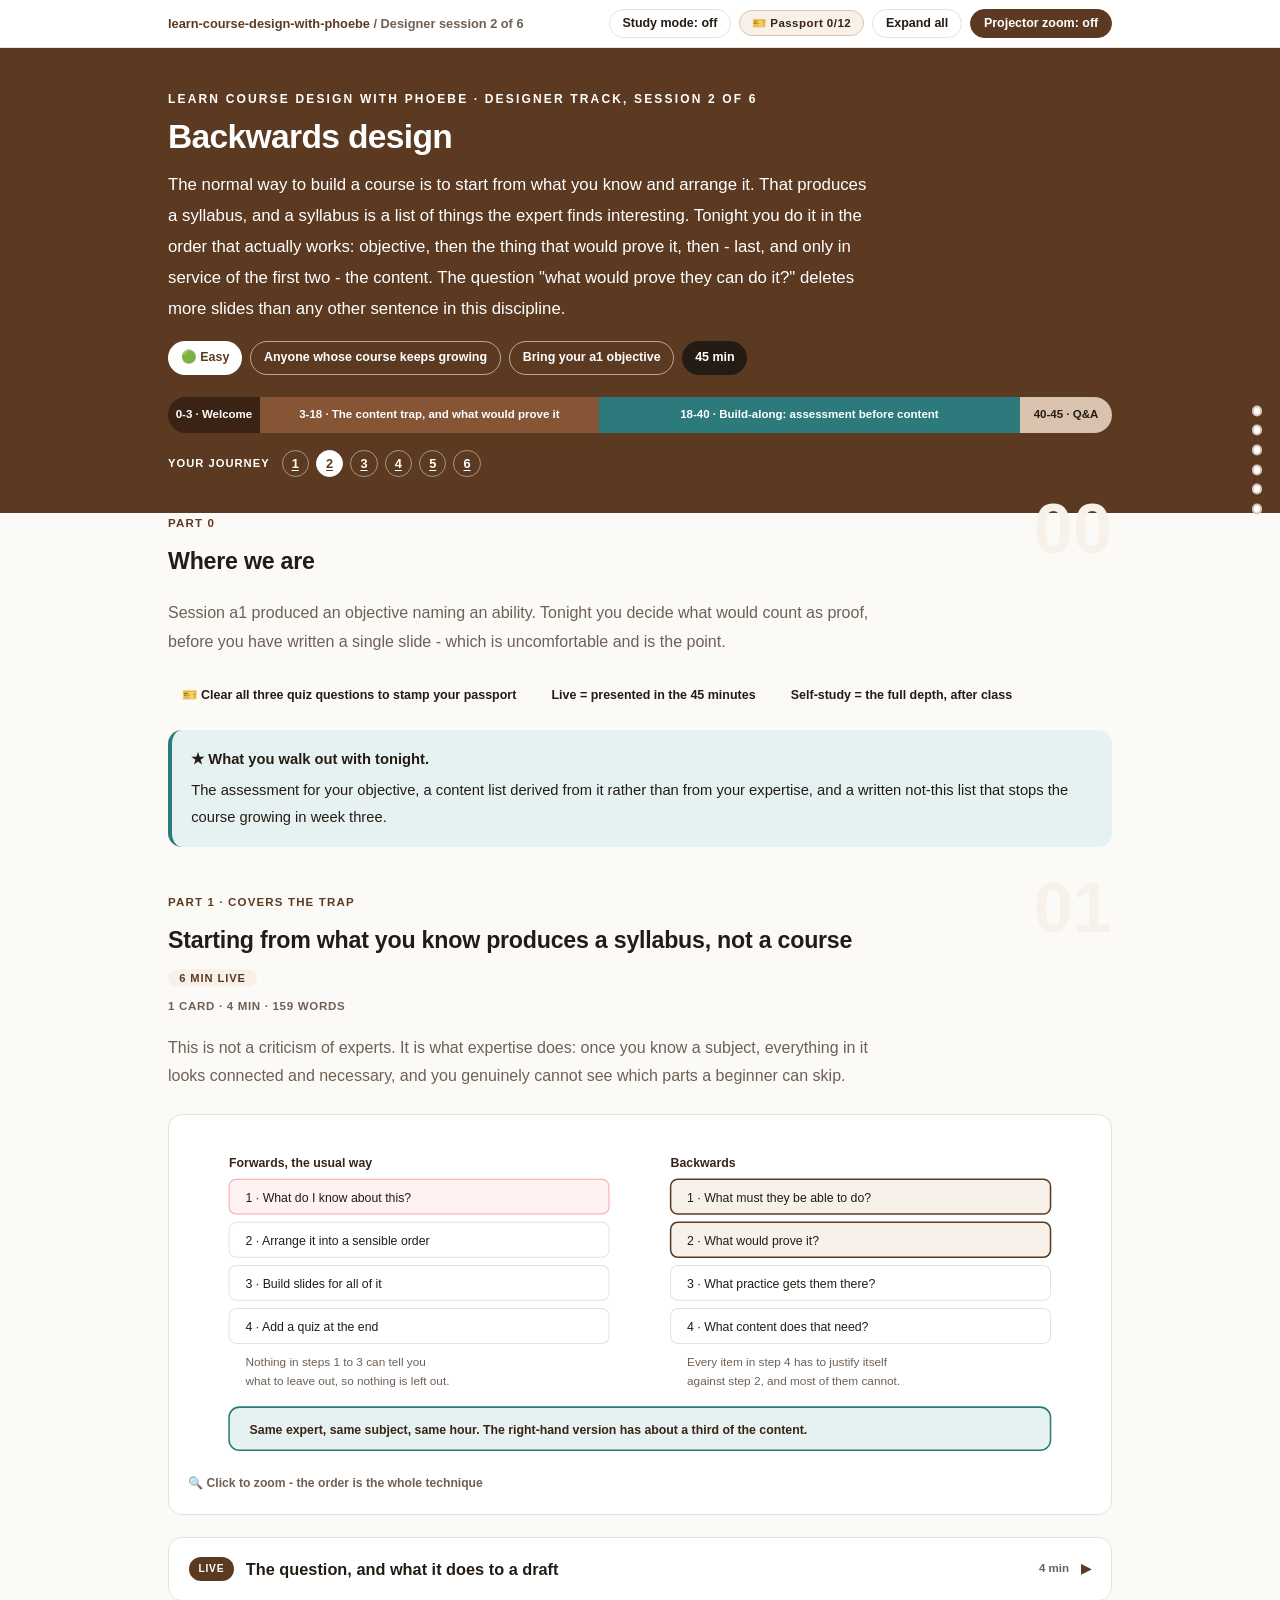
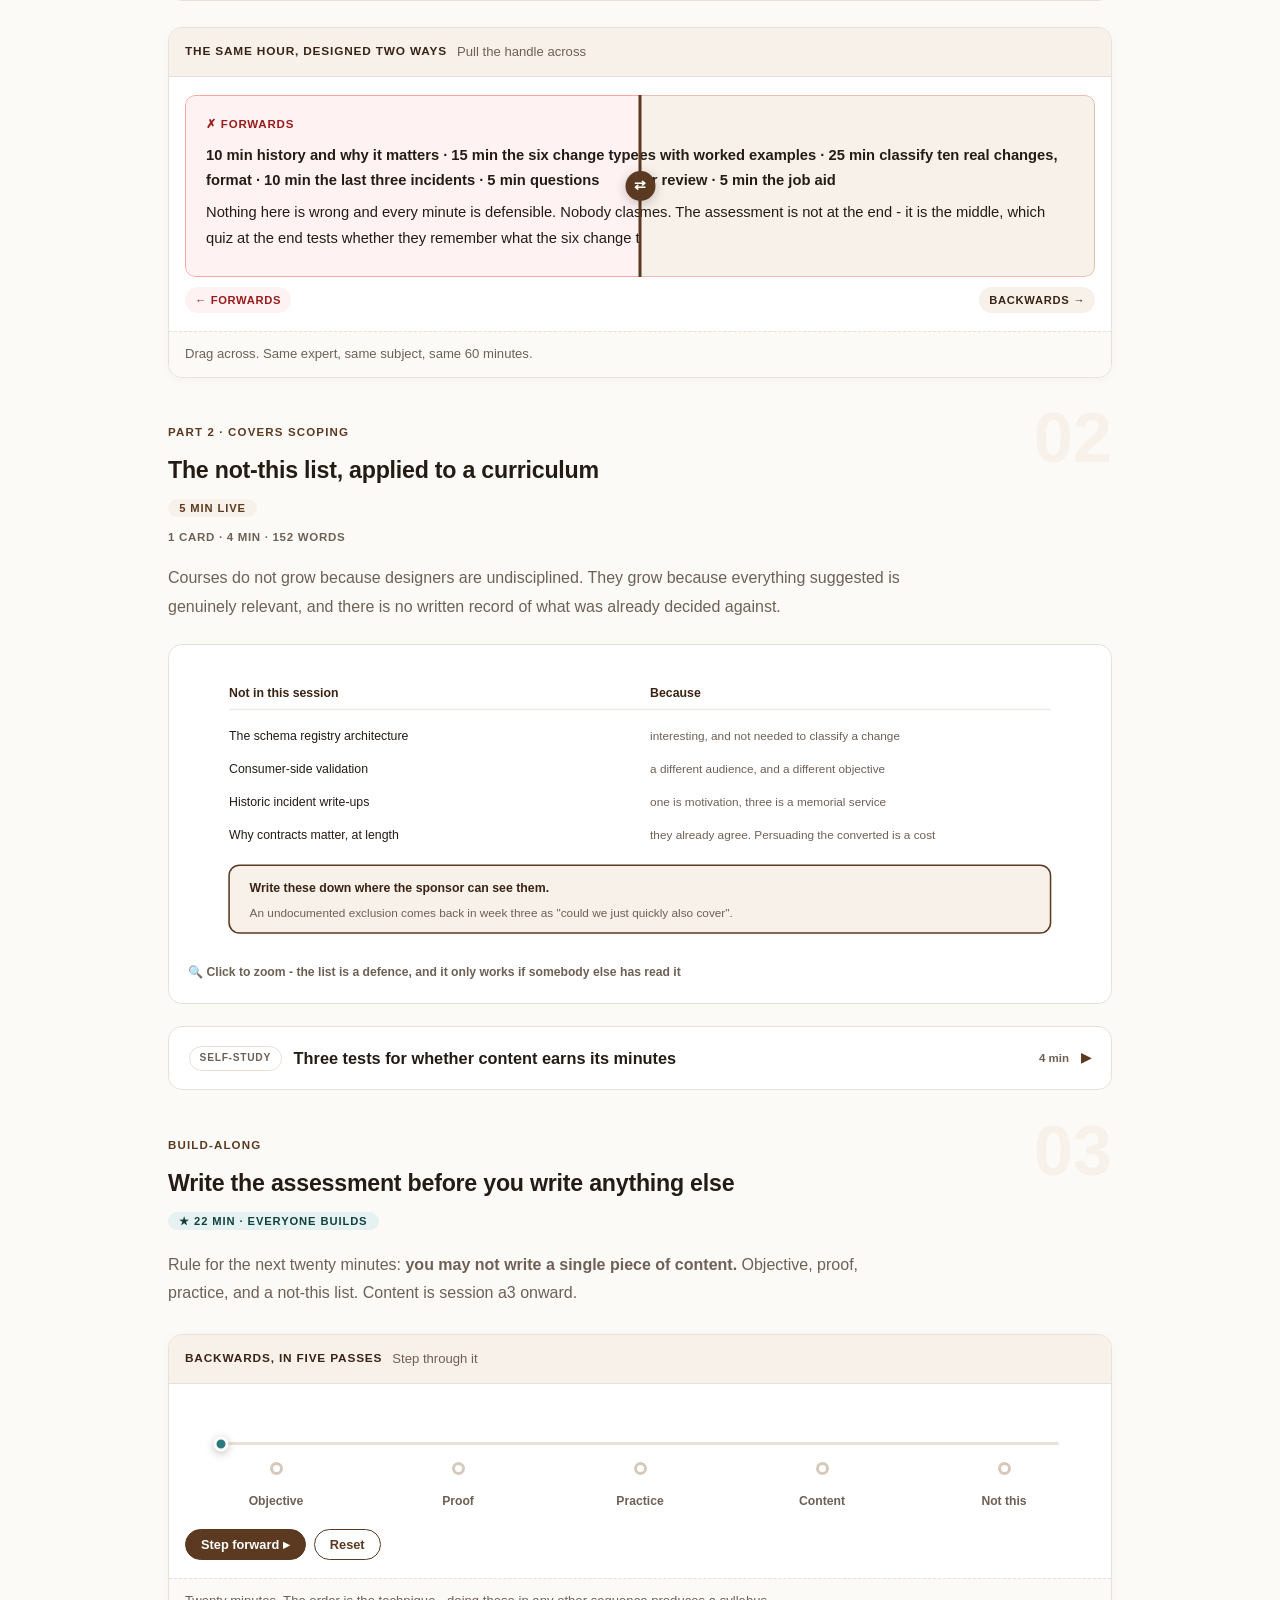
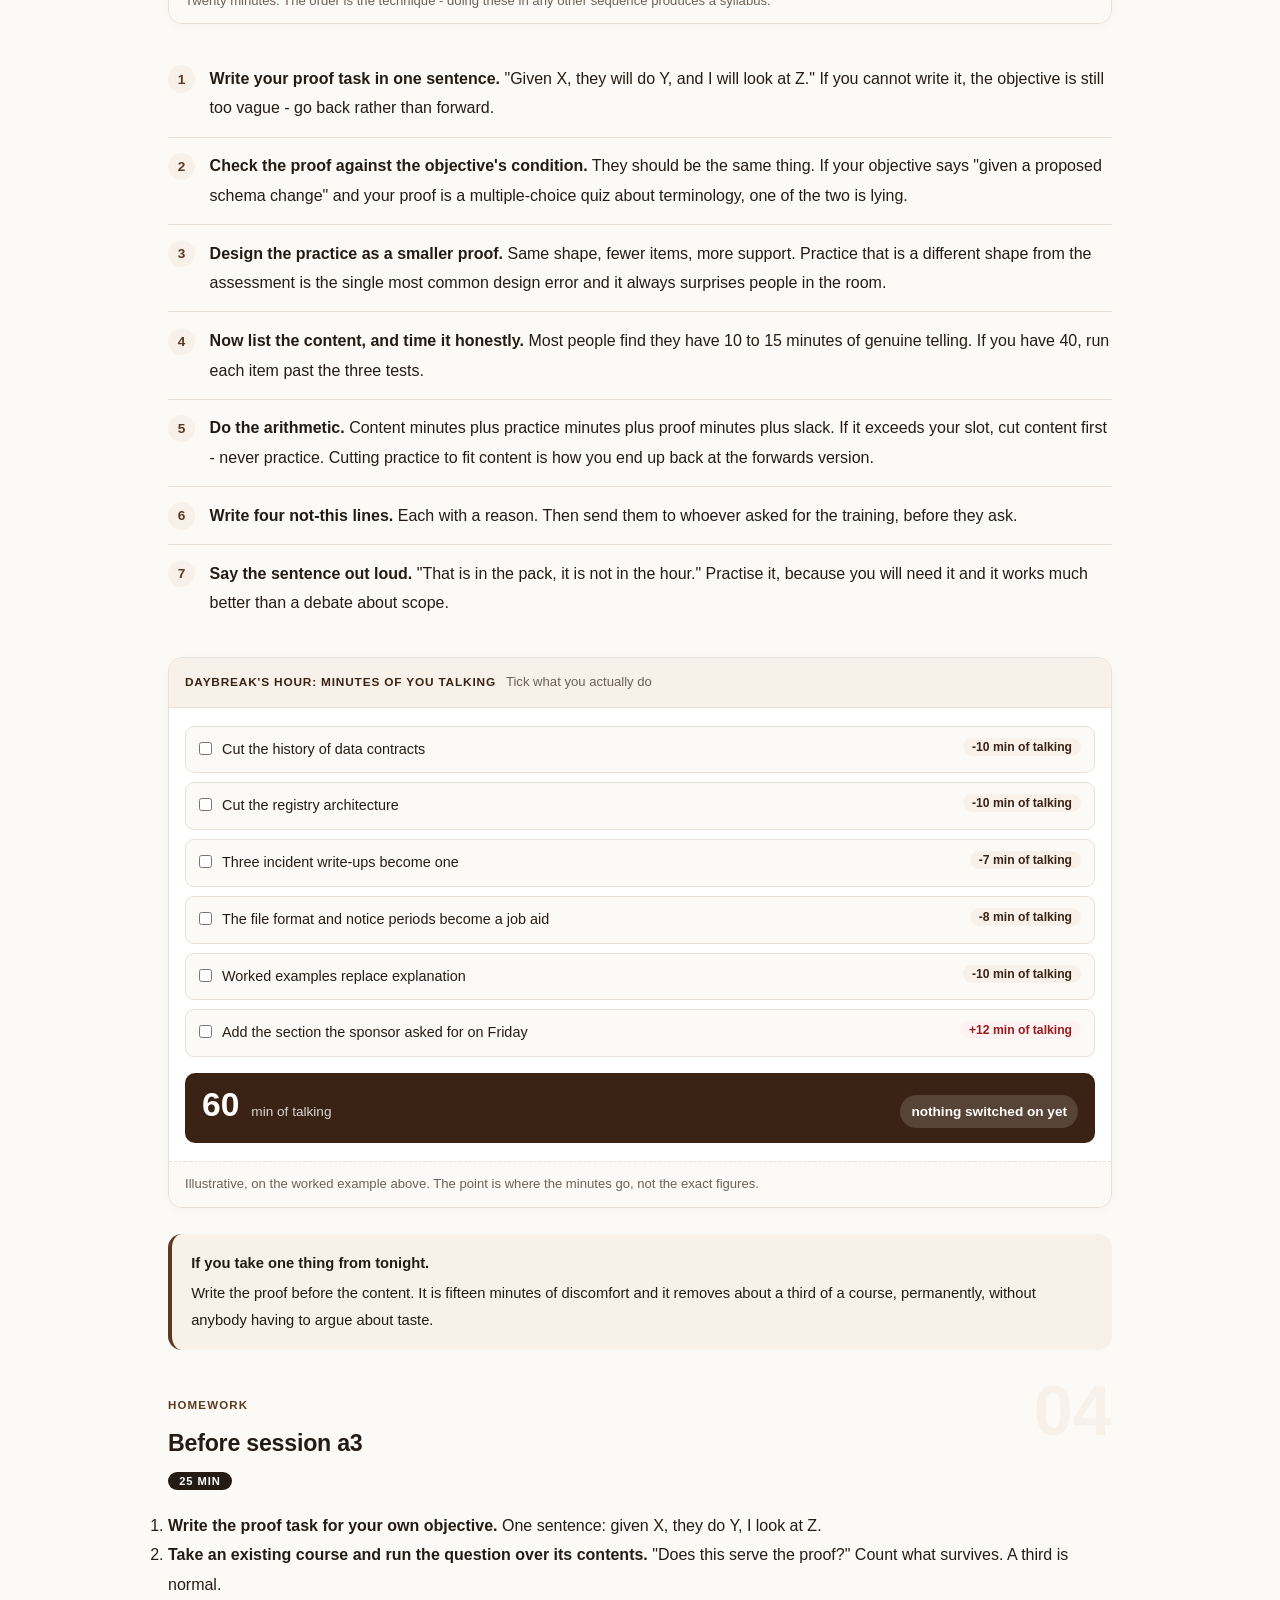
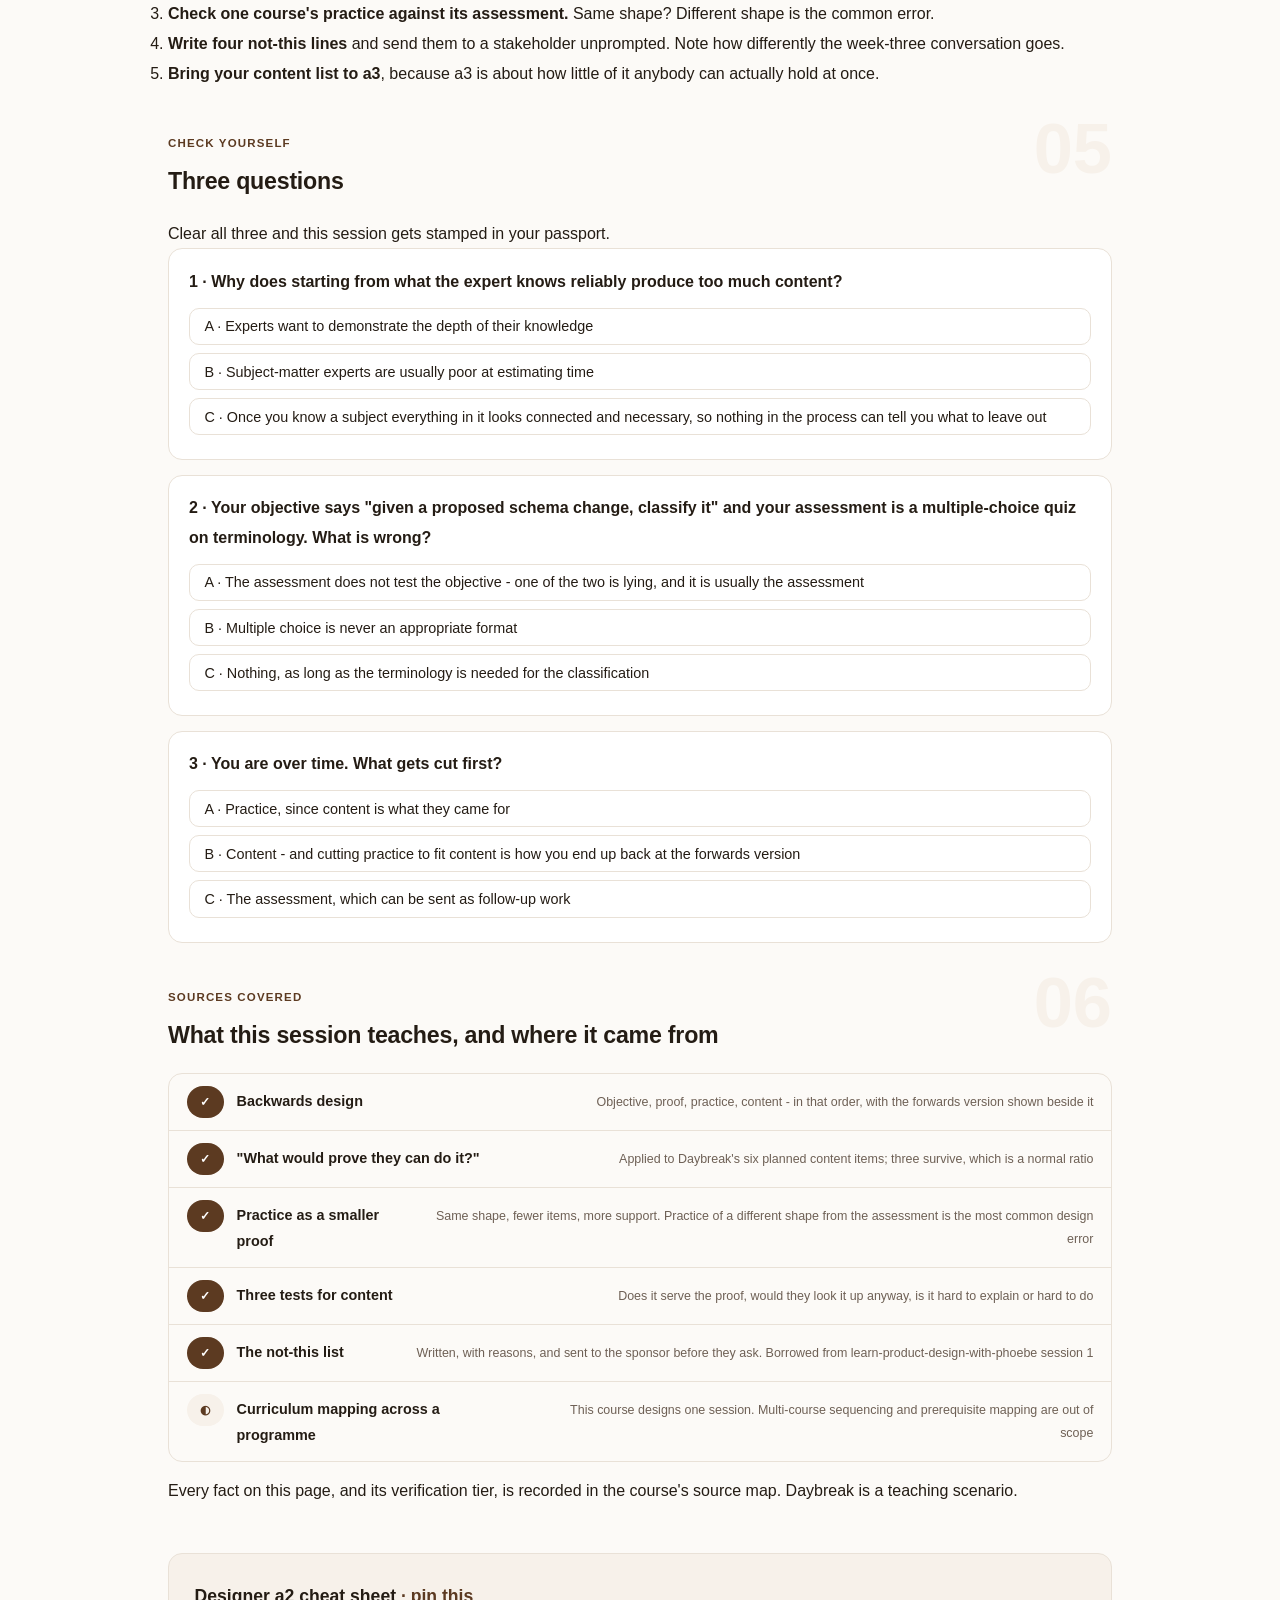
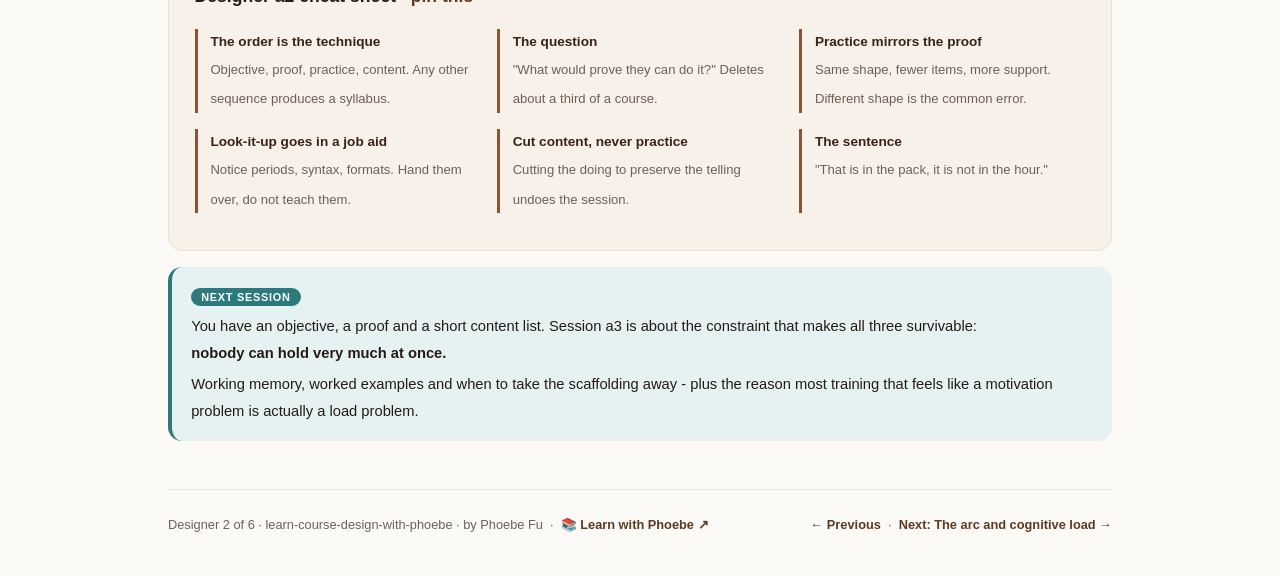
<file: courses/a2-backwards-design.html>
<!DOCTYPE html>
<html lang="en">
<head>
<meta charset="UTF-8">
<meta name="viewport" content="width=device-width, initial-scale=1.0">
<!-- social:start -->
<meta name="description" content="Designer session 2 of 6. Decide how you would know first, then choose the content that serves it. The question that deletes more slides than any other, and the not-this list applied to a curriculum.">
<meta property="og:type" content="article">
<meta property="og:site_name" content="Learn with Phoebe">
<meta property="og:title" content="Backwards design - learn course design with phoebe">
<meta property="og:description" content="Designer session 2 of 6. Write the assessment before any content exists.">
<meta property="og:url" content="https://phoebefu6.github.io/learn-course-design-with-phoebe/courses/a2-backwards-design.html">
<meta property="og:image" content="https://phoebefu6.github.io/learn-course-design-with-phoebe/assets/og-cover.png">
<meta property="og:image:width" content="1200">
<meta property="og:image:height" content="630">
<meta name="twitter:card" content="summary_large_image">
<meta name="twitter:title" content="Backwards design - learn course design with phoebe">
<meta name="twitter:description" content="Designer session 2 of 6. Assessment first, content second.">
<meta name="twitter:image" content="https://phoebefu6.github.io/learn-course-design-with-phoebe/assets/og-cover.png">
<!-- social:end -->
<title>Designer 2 · Backwards design - learn course design with phoebe</title>
<link rel="stylesheet" href="../assets/style.css?v=24">
</head>
<body>

<div class="toolbar">
  <div class="wrap">
    <span class="crumb"><a href="../index.html">learn-course-design-with-phoebe</a> / Designer session 2 of 6</span>
    <button class="btn" id="toggle-all" type="button">Expand all</button>
    <button class="btn primary" id="zoom-toggle" type="button">Projector zoom: off</button>
  </div>
</div>

<header class="masthead">
  <div class="wrap">
    <div class="eyebrow">Learn Course Design with Phoebe · Designer track, session 2 of 6</div>
    <h1>Backwards <span class="accent">design</span></h1>
    <p class="sub">The normal way to build a course is to start from what you know and arrange it. That produces a syllabus, and a syllabus is a list of things the expert finds interesting. Tonight you do it in the order that actually works: objective, then the thing that would prove it, then - last, and only in service of the first two - the content. The question "what would prove they can do it?" deletes more slides than any other sentence in this discipline.</p>
    <div class="chip-row">
      <span class="chip level">🟢 Easy</span>
      <span class="chip audience">Anyone whose course keeps growing</span>
      <span class="chip audience">Bring your a1 objective</span>
      <span class="chip time">45 min</span>
    </div>
    <div class="agenda">
      <span class="a1" style="flex:1">0-3 · Welcome</span>
      <span class="a2" style="flex:4">3-18 · The content trap, and what would prove it</span>
      <span class="a3" style="flex:5">18-40 · Build-along: assessment before content</span>
      <span class="a4" style="flex:1">40-45 · Q&amp;A</span>
    </div>
  </div>
</header>

<main class="wrap">

  <!-- ============ INTRO ============ -->
  <section class="section" id="intro">
    <div class="section-kicker">
      <span class="klabel">Part 0</span>
      <h2>Where we are</h2>
    </div>
    <p class="lede">Session a1 produced an objective naming an ability. Tonight you decide what would count as proof, before you have written a single slide - which is uncomfortable and is the point.</p>

    <div class="legend">
      <span class="pill">🎫 Clear all three quiz questions to stamp your passport</span>
      <span class="pill">Live = presented in the 45 minutes</span>
      <span class="pill">Self-study = the full depth, after class</span>
    </div>

    <div class="callout win">
      <p><strong>★ What you walk out with tonight.</strong> The assessment for your objective, a content list derived from it rather than from your expertise, and a written not-this list that stops the course growing in week three.</p>
    </div>
  </section>

  <!-- ============ PART 1 ============ -->
  <section class="section" id="part-1">
    <div class="section-kicker">
      <span class="klabel">Part 1 · covers the trap</span>
      <h2>Starting from what you know produces a syllabus, not a course</h2>
      <span class="tag concept">6 min live</span>
    </div>
    <p class="lede">This is not a criticism of experts. It is what expertise does: once you know a subject, everything in it looks connected and necessary, and you genuinely cannot see which parts a beginner can skip.</p>

    <figure class="zoomable">
      <svg viewBox="0 0 880 320" xmlns="http://www.w3.org/2000/svg" role="img" aria-label="Forwards design starting from content compared with backwards design starting from the objective and the assessment">
        <style>
          .k2dH { font: 800 12px Inter, sans-serif; fill: #3A2314; }
          .k2dB { font: 400 12px Inter, sans-serif; fill: #241C14; }
          .k2dN { font: 400 11.5px Inter, sans-serif; fill: #6E6055; }
        </style>
        <text class="k2dH" x="40" y="32">Forwards, the usual way</text>
        <rect x="40" y="44" width="370" height="34" rx="7" fill="#FEF2F2" stroke="#FCA5A5"/>
        <text class="k2dB" x="56" y="66">1 · What do I know about this?</text>
        <rect x="40" y="86" width="370" height="34" rx="7" fill="#fff" stroke="#E9E1D7"/>
        <text class="k2dB" x="56" y="108">2 · Arrange it into a sensible order</text>
        <rect x="40" y="128" width="370" height="34" rx="7" fill="#fff" stroke="#E9E1D7"/>
        <text class="k2dB" x="56" y="150">3 · Build slides for all of it</text>
        <rect x="40" y="170" width="370" height="34" rx="7" fill="#fff" stroke="#E9E1D7"/>
        <text class="k2dB" x="56" y="192">4 · Add a quiz at the end</text>
        <text class="k2dN" x="56" y="226">Nothing in steps 1 to 3 can tell you</text>
        <text class="k2dN" x="56" y="244">what to leave out, so nothing is left out.</text>

        <text class="k2dH" x="470" y="32">Backwards</text>
        <rect x="470" y="44" width="370" height="34" rx="7" fill="#F7F1EA" stroke="#5C3A21" stroke-width="1.5"/>
        <text class="k2dB" x="486" y="66">1 · What must they be able to do?</text>
        <rect x="470" y="86" width="370" height="34" rx="7" fill="#F7F1EA" stroke="#5C3A21" stroke-width="1.5"/>
        <text class="k2dB" x="486" y="108">2 · What would prove it?</text>
        <rect x="470" y="128" width="370" height="34" rx="7" fill="#fff" stroke="#E9E1D7"/>
        <text class="k2dB" x="486" y="150">3 · What practice gets them there?</text>
        <rect x="470" y="170" width="370" height="34" rx="7" fill="#fff" stroke="#E9E1D7"/>
        <text class="k2dB" x="486" y="192">4 · What content does that need?</text>
        <text class="k2dN" x="486" y="226">Every item in step 4 has to justify itself</text>
        <text class="k2dN" x="486" y="244">against step 2, and most of them cannot.</text>

        <rect x="40" y="266" width="800" height="42" rx="10" fill="#E6F2F1" stroke="#2C7A7B" stroke-width="1.5"/>
        <text class="k2dH" x="60" y="292">Same expert, same subject, same hour. The right-hand version has about a third of the content.</text>
      </svg>
      <figcaption>🔍 Click to zoom - the order is the whole technique</figcaption>
    </figure>

    <details class="card">
      <summary><span class="mode live">Live</span>The question, and what it does to a draft<span class="mini">4 min</span><span class="caret">▶</span></summary>
      <div class="body">
        <p><strong>"What would prove they can do it?"</strong> Ask it of your objective before anything else, and then ask it of every piece of content you were planning to include.</p>
        <p>For Daybreak's objective - classify a proposed schema change as safe or breaking - the proof is obvious the moment you ask: <em>ten real schema changes, sorted, with the ambiguous two argued out.</em> That is the assessment, and it took one question.</p>
        <p>Now run the content list past it:</p>
        <table class="clean">
          <tr><th>Planned content</th><th>Does it serve the proof?</th></tr>
          <tr><td>The history of data contracts</td><td>No. Cut</td></tr>
          <tr><td>Why the last three incidents happened</td><td>Partly - one example, not three</td></tr>
          <tr><td>The six change types and which break</td><td>Yes. This is the core</td></tr>
          <tr><td>Our contract file format</td><td>Yes, briefly - they have to write one</td></tr>
          <tr><td>The full schema registry architecture</td><td>No. Interesting, not required</td></tr>
          <tr><td>Deprecation notice periods</td><td>Yes - it is in the objective</td></tr>
        </table>
        <p>Six planned items, three survive intact. That is a normal ratio and it is where the hour comes from.</p>
      </div>
    </details>

    <div class="wipe" data-title="The same hour, designed two ways" data-label-a="Forwards" data-label-b="Backwards" data-foot="Drag across. Same expert, same subject, same 60 minutes.">
      <div class="wipe-a">
        <p><strong>10 min history and why it matters · 15 min the six change types · 10 min our registry architecture · 10 min the contract file format · 10 min the last three incidents · 5 min questions</strong></p>
        <p>Nothing here is wrong and every minute is defensible. Nobody classified a single schema change, so on Monday nobody can. The quiz at the end tests whether they remember what the six change types are called.</p>
      </div>
      <div class="wipe-b">
        <p><strong>5 min one incident, as the problem · 10 min the six change types with worked examples · 25 min classify ten real changes, argue about two · 15 min draft a deprecation notice and swap for review · 5 min the job aid</strong></p>
        <p>Forty of the sixty minutes are them doing the thing the objective names. The assessment is not at the end - it is the middle, which means you find out who cannot do it while you are still in the room.</p>
      </div>
    </div>
  </section>

  <!-- ============ PART 2 ============ -->
  <section class="section" id="part-2">
    <div class="section-kicker">
      <span class="klabel">Part 2 · covers scoping</span>
      <h2>The not-this list, applied to a curriculum</h2>
      <span class="tag concept">5 min live</span>
    </div>
    <p class="lede">Courses do not grow because designers are undisciplined. They grow because everything suggested is genuinely relevant, and there is no written record of what was already decided against.</p>

    <figure class="zoomable">
      <svg viewBox="0 0 880 280" xmlns="http://www.w3.org/2000/svg" role="img" aria-label="Four things deliberately excluded from the Daybreak session with the reason for each">
        <style>
          .k2nH { font: 800 12px Inter, sans-serif; fill: #3A2314; }
          .k2nB { font: 400 12px Inter, sans-serif; fill: #241C14; }
          .k2nN { font: 400 11.5px Inter, sans-serif; fill: #6E6055; }
        </style>
        <text class="k2nH" x="40" y="32">Not in this session</text>
        <text class="k2nH" x="450" y="32">Because</text>
        <line x1="40" y1="44" x2="840" y2="44" stroke="#E9E1D7"/>

        <text class="k2nB" x="40" y="74">The schema registry architecture</text>
        <text class="k2nN" x="450" y="74">interesting, and not needed to classify a change</text>

        <text class="k2nB" x="40" y="106">Consumer-side validation</text>
        <text class="k2nN" x="450" y="106">a different audience, and a different objective</text>

        <text class="k2nB" x="40" y="138">Historic incident write-ups</text>
        <text class="k2nN" x="450" y="138">one is motivation, three is a memorial service</text>

        <text class="k2nB" x="40" y="170">Why contracts matter, at length</text>
        <text class="k2nN" x="450" y="170">they already agree. Persuading the converted is a cost</text>

        <rect x="40" y="196" width="800" height="66" rx="10" fill="#F7F1EA" stroke="#5C3A21" stroke-width="1.5"/>
        <text class="k2nH" x="60" y="222">Write these down where the sponsor can see them.</text>
        <text class="k2nN" x="60" y="246">An undocumented exclusion comes back in week three as "could we just quickly also cover".</text>
      </svg>
      <figcaption>🔍 Click to zoom - the list is a defence, and it only works if somebody else has read it</figcaption>
    </figure>

    <details class="card">
      <summary><span class="mode self">Self-study</span>Three tests for whether content earns its minutes<span class="mini">4 min</span><span class="caret">▶</span></summary>
      <div class="body">
        <ul>
          <li><strong>Does it serve the assessment?</strong> If somebody could pass the proof without this, it is optional - which does not mean worthless, it means it belongs in the handout rather than in the room.</li>
          <li><strong>Would they look it up anyway?</strong> Reference material should be a job aid, not a memorised thing. Notice periods, the file format, the exact syntax - hand them over, do not teach them.</li>
          <li><strong>Is it here because it is hard to explain, or because it is hard to do?</strong> Hard-to-explain things need your time in the room. Hard-to-do things need their hands, and the two require completely different amounts of your talking.</li>
        </ul>
        <div class="callout tip">
          <p>The move that makes this survivable politically: <strong>put the cut material in a handout and say so out loud.</strong> "That is in the pack, it is not in the hour" is a much easier sentence than "we are not covering that", and it is usually true.</p>
        </div>
      </div>
    </details>
  </section>

  <!-- ============ DEMO ============ -->
  <section class="section" id="demo-1">
    <div class="section-kicker">
      <span class="klabel">Build-along</span>
      <h2>Write the assessment before you write anything else</h2>
      <span class="tag demo">★ 22 min · everyone builds</span>
    </div>
    <p class="lede">Rule for the next twenty minutes: <strong>you may not write a single piece of content.</strong> Objective, proof, practice, and a not-this list. Content is session a3 onward.</p>

    <div class="tick" data-stages="Objective|Proof|Practice|Content|Not this" data-title="Backwards, in five passes" data-foot="Twenty minutes. The order is the technique - doing these in any other sequence produces a syllabus.">
      <p class="tick-note" data-stage="0"><b>Objective.</b> Your 4-of-4 sentence from a1. If it did not pass the linter, fix it now, because everything below inherits its weaknesses.</p>
      <p class="tick-note" data-stage="1"><b>Proof.</b> What would you have to watch them do to believe it? Write the task, not a quiz. For Daybreak: ten real changes, sorted, two argued out.</p>
      <p class="tick-note" data-stage="2"><b>Practice.</b> What is the smaller version of the proof that they do first, with support? Usually the same task with three items instead of ten and a worked example in front of it.</p>
      <p class="tick-note" data-stage="3"><b>Content.</b> Only now. List what they must be told in order to attempt the practice. It is always shorter than you expected and that is the point of the ordering.</p>
      <p class="tick-note" data-stage="4"><b>Not this.</b> Everything you nearly included, with one line each on why not. Send this to the sponsor with the design, not after somebody asks.</p>
    </div>

    <div class="steps">
      <div class="step"><p><strong>Write your proof task in one sentence.</strong> "Given X, they will do Y, and I will look at Z." If you cannot write it, the objective is still too vague - go back rather than forward.</p></div>
      <div class="step"><p><strong>Check the proof against the objective's condition.</strong> They should be the same thing. If your objective says "given a proposed schema change" and your proof is a multiple-choice quiz about terminology, one of the two is lying.</p></div>
      <div class="step"><p><strong>Design the practice as a smaller proof.</strong> Same shape, fewer items, more support. Practice that is a different shape from the assessment is the single most common design error and it always surprises people in the room.</p></div>
      <div class="step"><p><strong>Now list the content, and time it honestly.</strong> Most people find they have 10 to 15 minutes of genuine telling. If you have 40, run each item past the three tests.</p></div>
      <div class="step"><p><strong>Do the arithmetic.</strong> Content minutes plus practice minutes plus proof minutes plus slack. If it exceeds your slot, cut content first - never practice. Cutting practice to fit content is how you end up back at the forwards version.</p></div>
      <div class="step"><p><strong>Write four not-this lines.</strong> Each with a reason. Then send them to whoever asked for the training, before they ask.</p></div>
      <div class="step"><p><strong>Say the sentence out loud.</strong> "That is in the pack, it is not in the hour." Practise it, because you will need it and it works much better than a debate about scope.</p></div>
    </div>

    <div class="stakes" data-base="60" data-unit="min of talking" data-lower-is-better="1" data-title="Daybreak's hour: minutes of you talking" data-foot="Illustrative, on the worked example above. The point is where the minutes go, not the exact figures.">
      <label><input type="checkbox" data-delta="-10"> Cut the history of data contracts</label>
      <label><input type="checkbox" data-delta="-10"> Cut the registry architecture</label>
      <label><input type="checkbox" data-delta="-7"> Three incident write-ups become one</label>
      <label><input type="checkbox" data-delta="-8"> The file format and notice periods become a job aid</label>
      <label><input type="checkbox" data-delta="-10"> Worked examples replace explanation</label>
      <label><input type="checkbox" data-delta="12" data-trap="1"> Add the section the sponsor asked for on Friday</label>
    </div>

    <div class="callout tip">
      <p><strong>If you take one thing from tonight.</strong> Write the proof before the content. It is fifteen minutes of discomfort and it removes about a third of a course, permanently, without anybody having to argue about taste.</p>
    </div>
  </section>

  <!-- ============ HOMEWORK ============ -->
  <section class="section" id="exercise">
    <div class="section-kicker">
      <span class="klabel">Homework</span>
      <h2>Before session a3</h2>
      <span class="tag exercise">25 min</span>
    </div>
    <ol>
      <li><strong>Write the proof task for your own objective.</strong> One sentence: given X, they do Y, I look at Z.</li>
      <li><strong>Take an existing course and run the question over its contents.</strong> "Does this serve the proof?" Count what survives. A third is normal.</li>
      <li><strong>Check one course's practice against its assessment.</strong> Same shape? Different shape is the common error.</li>
      <li><strong>Write four not-this lines</strong> and send them to a stakeholder unprompted. Note how differently the week-three conversation goes.</li>
      <li><strong>Bring your content list to a3</strong>, because a3 is about how little of it anybody can actually hold at once.</li>
    </ol>
  </section>

  <!-- ============ QUIZ ============ -->
  <section class="section" id="quiz">
    <div class="section-kicker">
      <span class="klabel">Check yourself</span>
      <h2>Three questions</h2>
    </div>
    <p>Clear all three and this session gets stamped in your passport.</p>

    <div class="quiz-q" data-answer="2">
      <p class="qtext">1 · Why does starting from what the expert knows reliably produce too much content?</p>
      <button class="qopt" type="button">A · Experts want to demonstrate the depth of their knowledge</button>
      <button class="qopt" type="button">B · Subject-matter experts are usually poor at estimating time</button>
      <button class="qopt" type="button">C · Once you know a subject everything in it looks connected and necessary, so nothing in the process can tell you what to leave out</button>
      <p class="qwhy">It is a property of expertise rather than a character flaw. The forwards sequence contains no step capable of removing anything, so nothing is removed. Backwards design supplies that step: every item has to justify itself against the proof.</p>
    </div>

    <div class="quiz-q" data-answer="0">
      <p class="qtext">2 · Your objective says "given a proposed schema change, classify it" and your assessment is a multiple-choice quiz on terminology. What is wrong?</p>
      <button class="qopt" type="button">A · The assessment does not test the objective - one of the two is lying, and it is usually the assessment</button>
      <button class="qopt" type="button">B · Multiple choice is never an appropriate format</button>
      <button class="qopt" type="button">C · Nothing, as long as the terminology is needed for the classification</button>
      <p class="qwhy">The condition in the objective tells you what the assessment must look like: they get a proposed change and they classify it. Multiple choice is fine as a format when the objective is about recognising something - here it tests a different ability from the one you promised.</p>
    </div>

    <div class="quiz-q" data-answer="1">
      <p class="qtext">3 · You are over time. What gets cut first?</p>
      <button class="qopt" type="button">A · Practice, since content is what they came for</button>
      <button class="qopt" type="button">B · Content - and cutting practice to fit content is how you end up back at the forwards version</button>
      <button class="qopt" type="button">C · The assessment, which can be sent as follow-up work</button>
      <p class="qwhy">Practice is where the ability is built and the assessment is how you find out in the room. Content is the part that can move to a handout with a sentence: "that is in the pack, it is not in the hour." Cutting the doing to preserve the telling undoes the entire session.</p>
    </div>

    <p class="quiz-score"></p>
  </section>

  <!-- ============ OFFICIAL COVERAGE ============ -->
  <section class="section" id="official">
    <div class="section-kicker">
      <span class="klabel">Sources covered</span>
      <h2>What this session teaches, and where it came from</h2>
    </div>
    <div class="covered">
      <div class="covered-row"><span class="status pill solid">✓</span><span class="name">Backwards design</span><span class="note">Objective, proof, practice, content - in that order, with the forwards version shown beside it</span></div>
      <div class="covered-row"><span class="status pill solid">✓</span><span class="name">"What would prove they can do it?"</span><span class="note">Applied to Daybreak's six planned content items; three survive, which is a normal ratio</span></div>
      <div class="covered-row"><span class="status pill solid">✓</span><span class="name">Practice as a smaller proof</span><span class="note">Same shape, fewer items, more support. Practice of a different shape from the assessment is the most common design error</span></div>
      <div class="covered-row"><span class="status pill solid">✓</span><span class="name">Three tests for content</span><span class="note">Does it serve the proof, would they look it up anyway, is it hard to explain or hard to do</span></div>
      <div class="covered-row"><span class="status pill solid">✓</span><span class="name">The not-this list</span><span class="note">Written, with reasons, and sent to the sponsor before they ask. Borrowed from learn-product-design-with-phoebe session 1</span></div>
      <div class="covered-row"><span class="status pill light">◐</span><span class="name">Curriculum mapping across a programme</span><span class="note">This course designs one session. Multi-course sequencing and prerequisite mapping are out of scope</span></div>
    </div>
    <p class="mono" style="margin-top:14px">Every fact on this page, and its verification tier, is recorded in the course's source map. Daybreak is a teaching scenario.</p>
  </section>

  <!-- ============ CHEAT SHEET ============ -->
  <section class="cheat" id="cheatsheet">
    <h3>Designer a2 cheat sheet <span>· pin this</span></h3>
    <div class="grid-2">
      <div class="cheat-item"><b>The order is the technique</b><span>Objective, proof, practice, content. Any other sequence produces a syllabus.</span></div>
      <div class="cheat-item"><b>The question</b><span>"What would prove they can do it?" Deletes about a third of a course.</span></div>
      <div class="cheat-item"><b>Practice mirrors the proof</b><span>Same shape, fewer items, more support. Different shape is the common error.</span></div>
      <div class="cheat-item"><b>Look-it-up goes in a job aid</b><span>Notice periods, syntax, formats. Hand them over, do not teach them.</span></div>
      <div class="cheat-item"><b>Cut content, never practice</b><span>Cutting the doing to preserve the telling undoes the session.</span></div>
      <div class="cheat-item"><b>The sentence</b><span>"That is in the pack, it is not in the hour."</span></div>
    </div>
  </section>

  <div class="callout next">
    <span class="nx-pill">Next session</span>
    <p>You have an objective, a proof and a short content list. Session a3 is about the constraint that makes all three survivable: <strong>nobody can hold very much at once.</strong> Working memory, worked examples and when to take the scaffolding away - plus the reason most training that feels like a motivation problem is actually a load problem.</p>
  </div>

  <footer class="pagefoot">
    <span>Designer 2 of 6 · learn-course-design-with-phoebe · by Phoebe Fu &nbsp;·&nbsp; 📚 <a href="https://phoebefu6.github.io/learn-with-phoebe/">Learn with Phoebe ↗</a></span>
    <span><a href="a1-objectives.html">← Previous</a> &nbsp;·&nbsp; <a href="a3-the-arc.html">Next: The arc and cognitive load →</a></span>
  </footer>

</main>

<script src="../assets/app.js?v=22"></script>
</body>
</html>
</file>
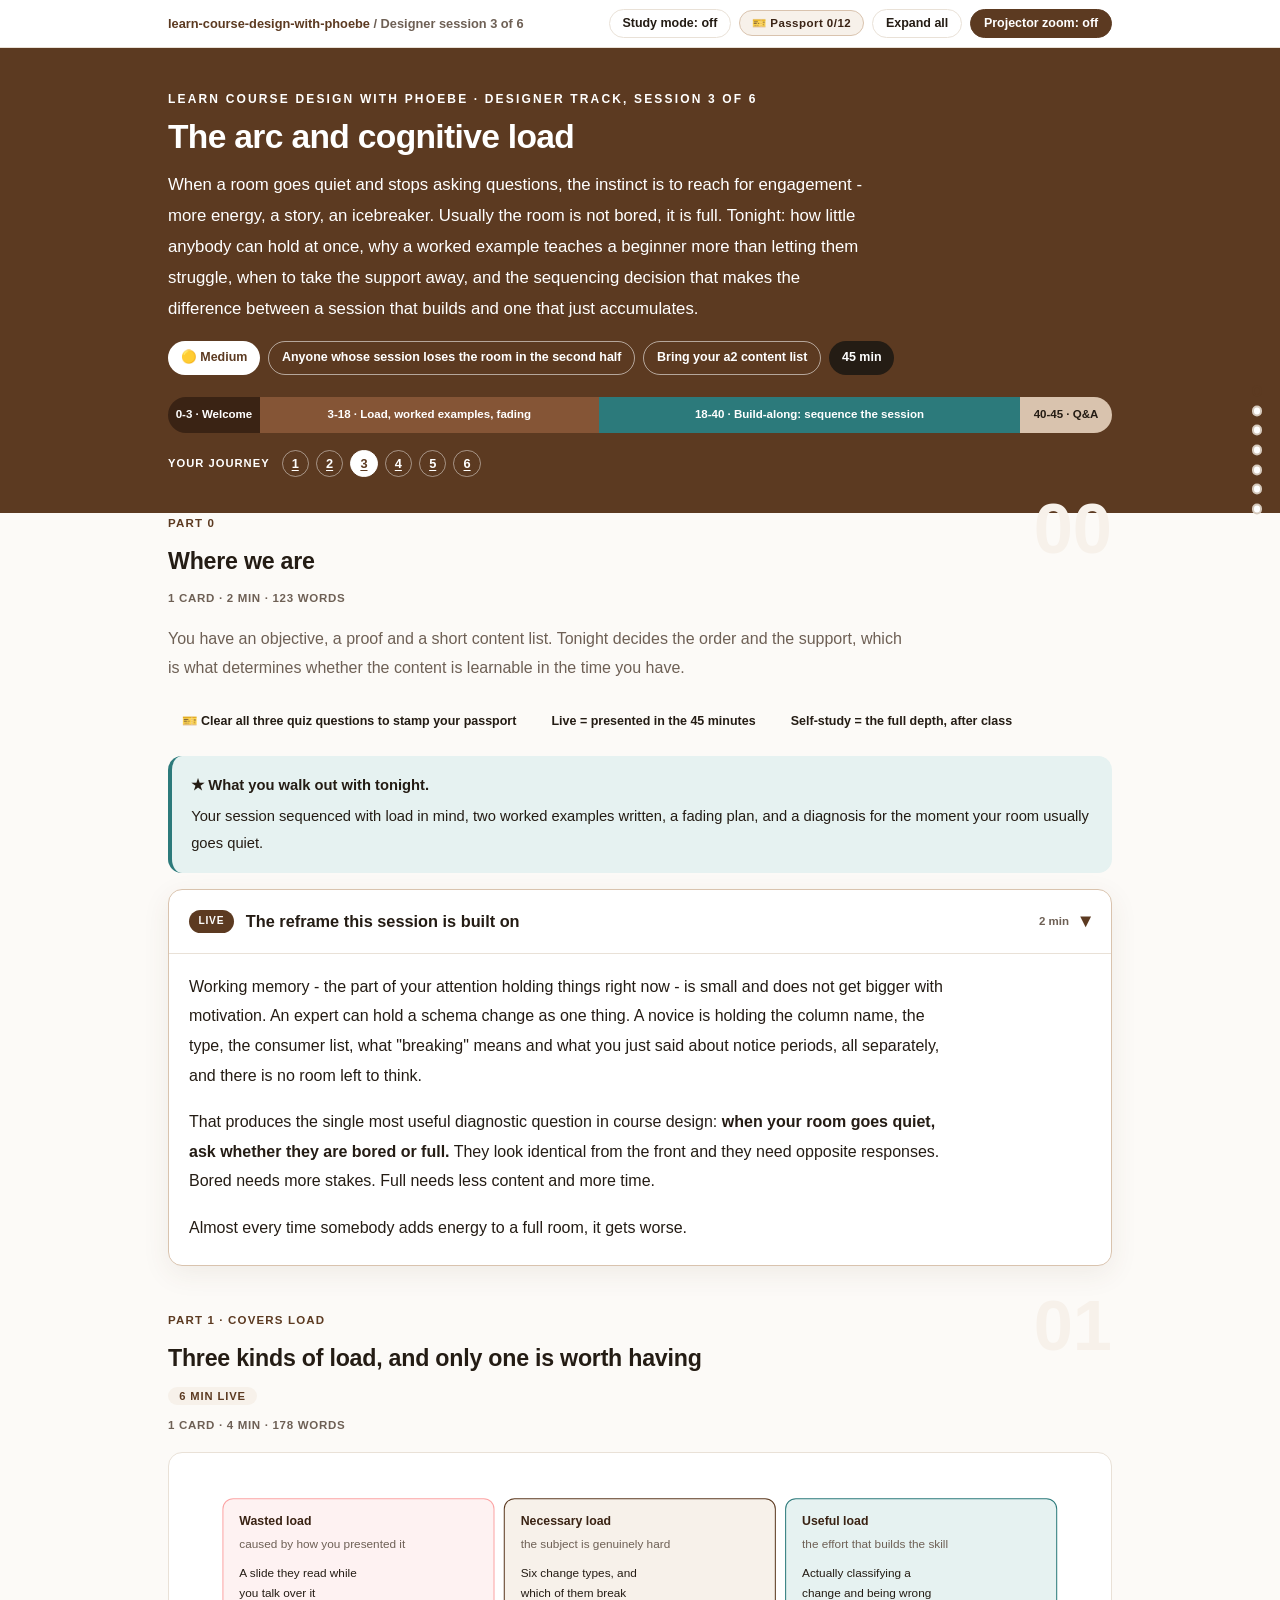
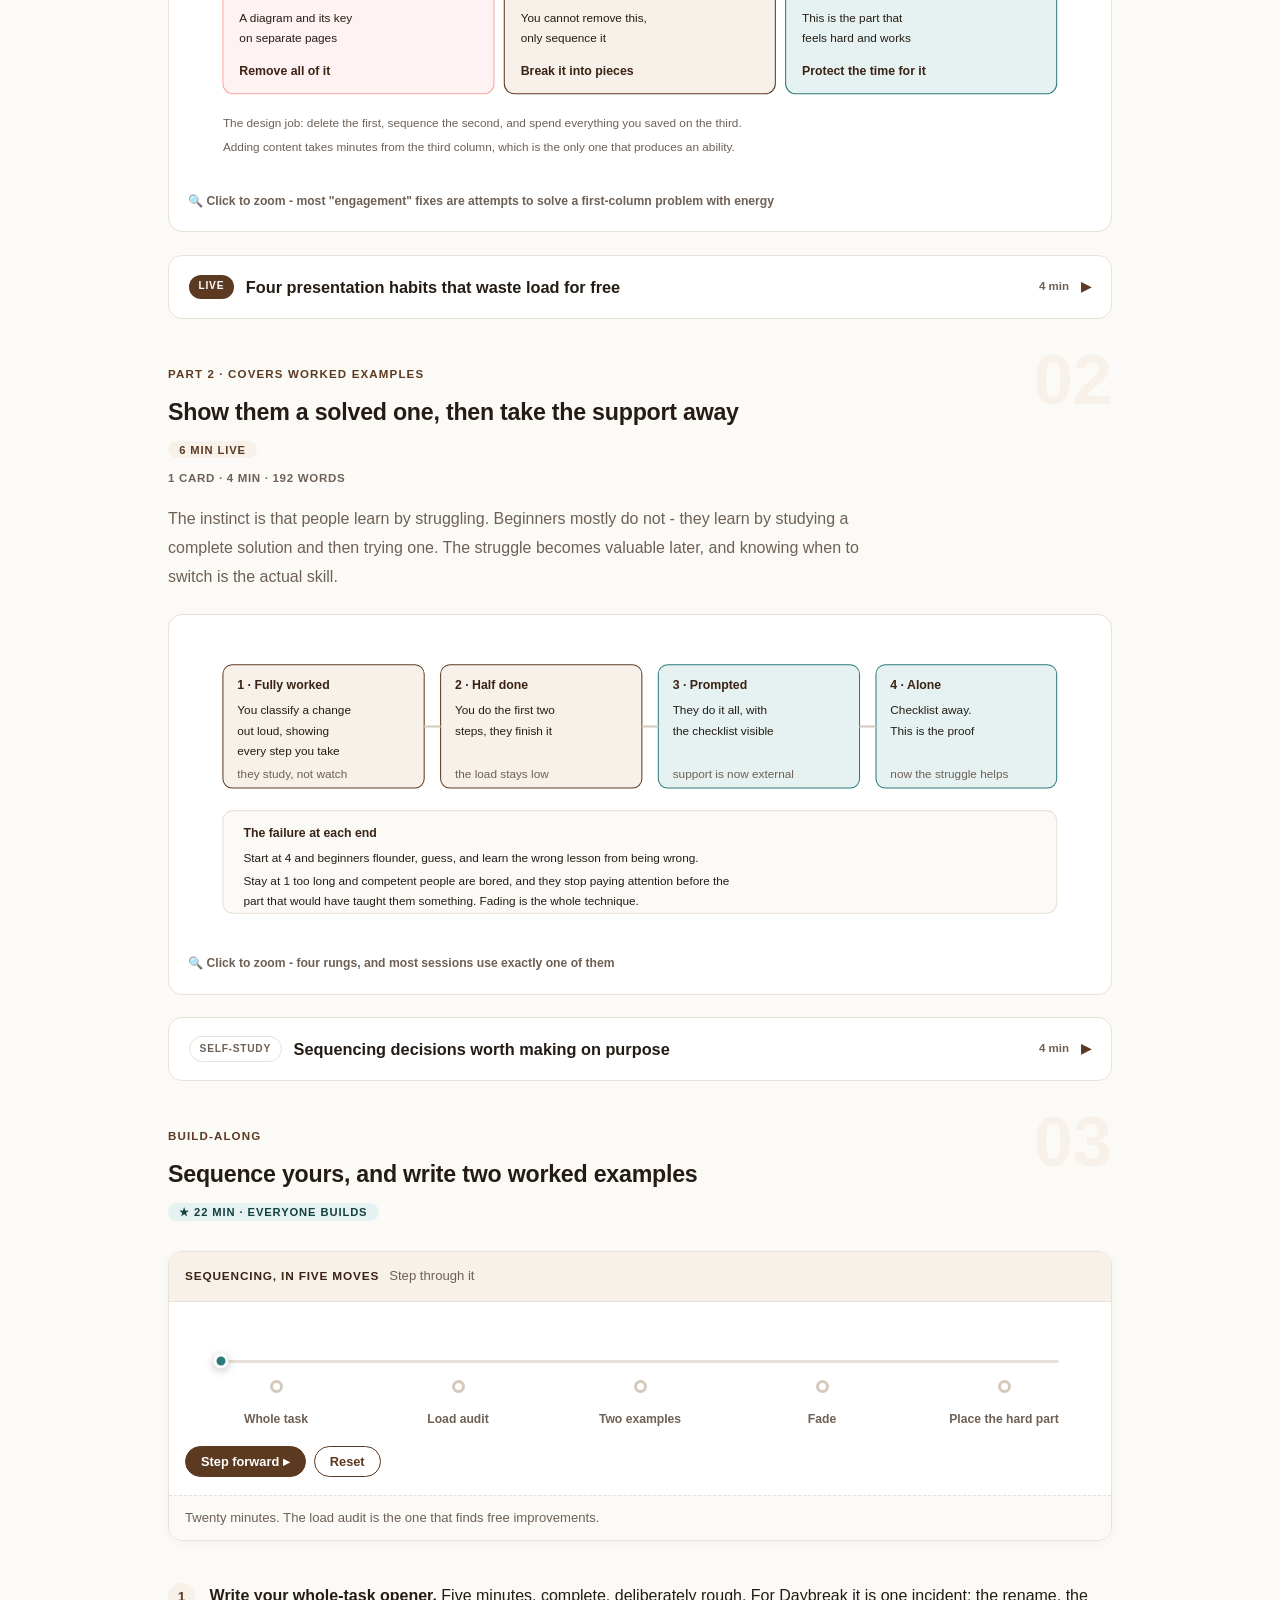
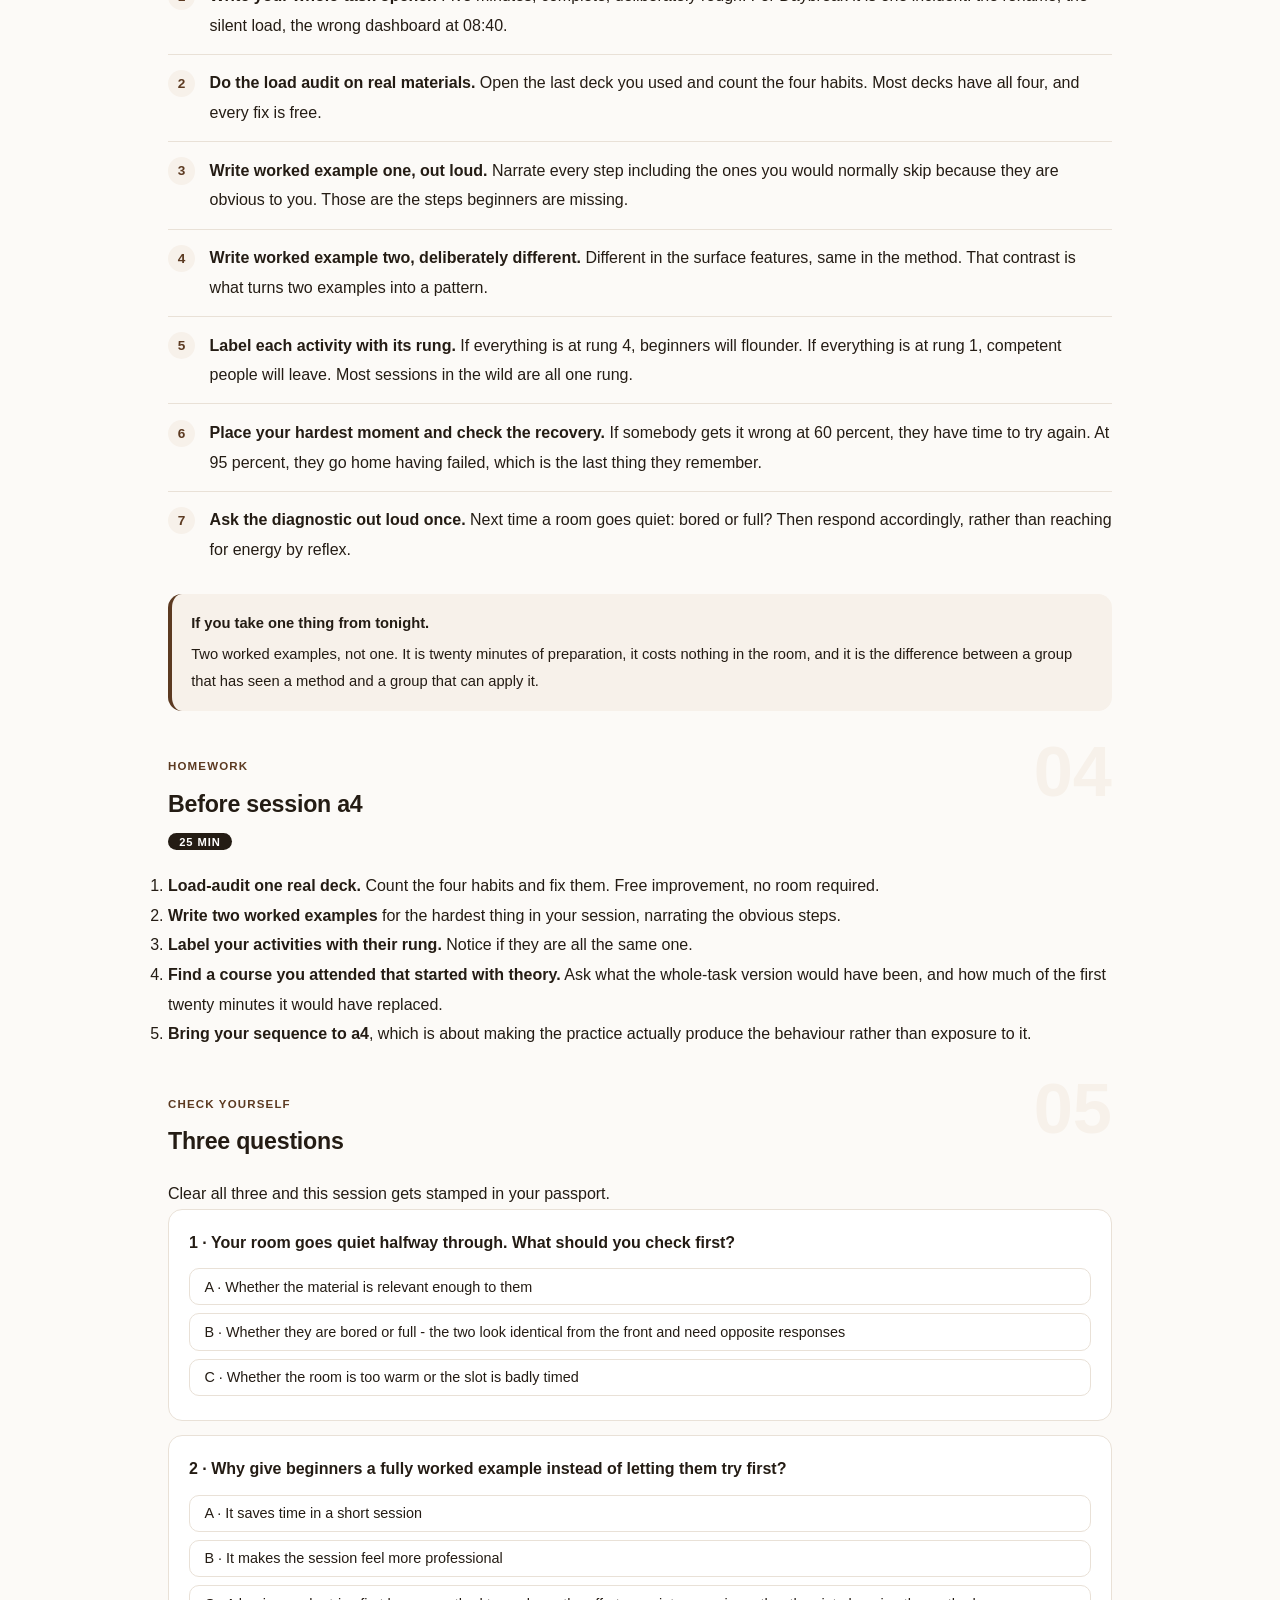
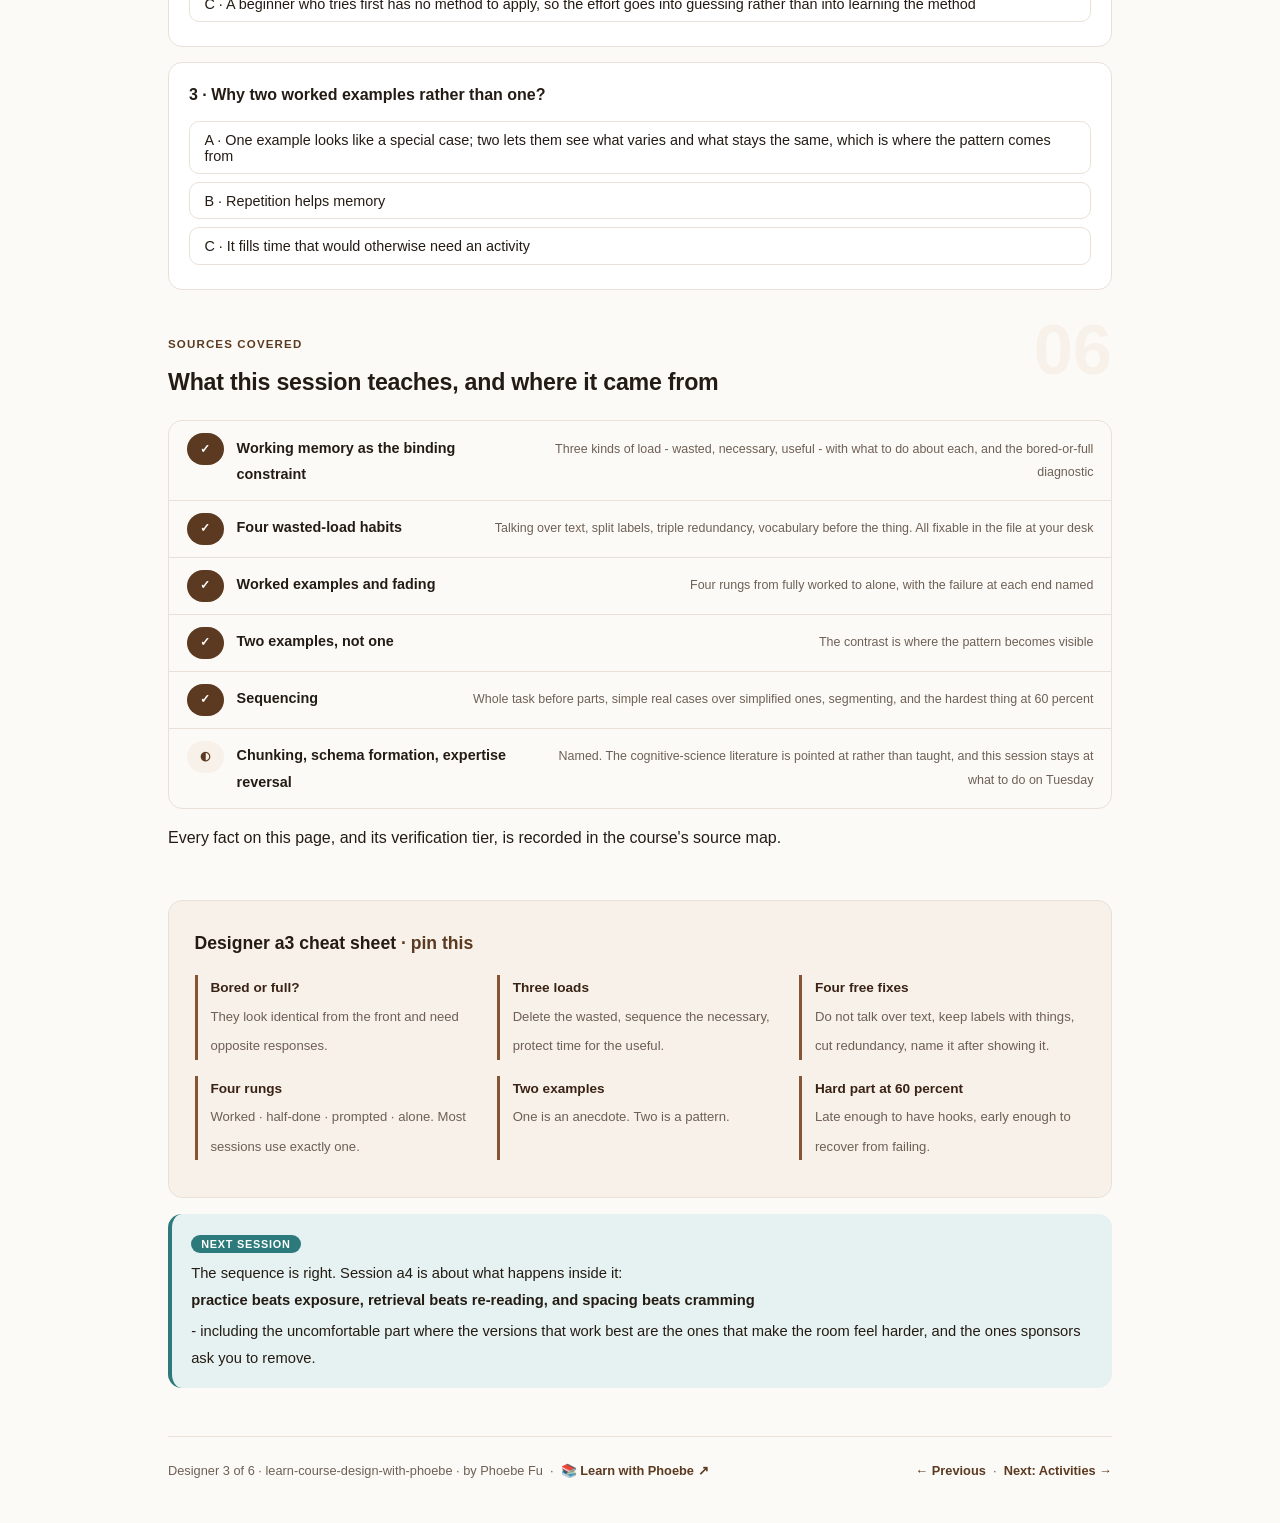
<file: courses/a3-the-arc.html>
<!DOCTYPE html>
<html lang="en">
<head>
<meta charset="UTF-8">
<meta name="viewport" content="width=device-width, initial-scale=1.0">
<!-- social:start -->
<meta name="description" content="Designer session 3 of 6. Working memory is the binding constraint, and most bad training is a load problem wearing a motivation costume. Worked examples, fading, sequencing, segmenting.">
<meta property="og:type" content="article">
<meta property="og:site_name" content="Learn with Phoebe">
<meta property="og:title" content="The arc and cognitive load - learn course design with phoebe">
<meta property="og:description" content="Designer session 3 of 6. Nobody can hold very much at once, and the design has to take that seriously.">
<meta property="og:url" content="https://phoebefu6.github.io/learn-course-design-with-phoebe/courses/a3-the-arc.html">
<meta property="og:image" content="https://phoebefu6.github.io/learn-course-design-with-phoebe/assets/og-cover.png">
<meta property="og:image:width" content="1200">
<meta property="og:image:height" content="630">
<meta name="twitter:card" content="summary_large_image">
<meta name="twitter:title" content="The arc and cognitive load - learn course design with phoebe">
<meta name="twitter:description" content="Designer session 3 of 6. Worked examples, fading, sequencing.">
<meta name="twitter:image" content="https://phoebefu6.github.io/learn-course-design-with-phoebe/assets/og-cover.png">
<!-- social:end -->
<title>Designer 3 · The arc and cognitive load - learn course design with phoebe</title>
<link rel="stylesheet" href="../assets/style.css?v=24">
</head>
<body>

<div class="toolbar">
  <div class="wrap">
    <span class="crumb"><a href="../index.html">learn-course-design-with-phoebe</a> / Designer session 3 of 6</span>
    <button class="btn" id="toggle-all" type="button">Expand all</button>
    <button class="btn primary" id="zoom-toggle" type="button">Projector zoom: off</button>
  </div>
</div>

<header class="masthead">
  <div class="wrap">
    <div class="eyebrow">Learn Course Design with Phoebe · Designer track, session 3 of 6</div>
    <h1>The arc and cognitive <span class="accent">load</span></h1>
    <p class="sub">When a room goes quiet and stops asking questions, the instinct is to reach for engagement - more energy, a story, an icebreaker. Usually the room is not bored, it is full. Tonight: how little anybody can hold at once, why a worked example teaches a beginner more than letting them struggle, when to take the support away, and the sequencing decision that makes the difference between a session that builds and one that just accumulates.</p>
    <div class="chip-row">
      <span class="chip level">🟡 Medium</span>
      <span class="chip audience">Anyone whose session loses the room in the second half</span>
      <span class="chip audience">Bring your a2 content list</span>
      <span class="chip time">45 min</span>
    </div>
    <div class="agenda">
      <span class="a1" style="flex:1">0-3 · Welcome</span>
      <span class="a2" style="flex:4">3-18 · Load, worked examples, fading</span>
      <span class="a3" style="flex:5">18-40 · Build-along: sequence the session</span>
      <span class="a4" style="flex:1">40-45 · Q&amp;A</span>
    </div>
  </div>
</header>

<main class="wrap">

  <!-- ============ INTRO ============ -->
  <section class="section" id="intro">
    <div class="section-kicker">
      <span class="klabel">Part 0</span>
      <h2>Where we are</h2>
    </div>
    <p class="lede">You have an objective, a proof and a short content list. Tonight decides the order and the support, which is what determines whether the content is learnable in the time you have.</p>

    <div class="legend">
      <span class="pill">🎫 Clear all three quiz questions to stamp your passport</span>
      <span class="pill">Live = presented in the 45 minutes</span>
      <span class="pill">Self-study = the full depth, after class</span>
    </div>

    <div class="callout win">
      <p><strong>★ What you walk out with tonight.</strong> Your session sequenced with load in mind, two worked examples written, a fading plan, and a diagnosis for the moment your room usually goes quiet.</p>
    </div>

    <details class="card" open>
      <summary><span class="mode live">Live</span>The reframe this session is built on<span class="mini">2 min</span><span class="caret">▶</span></summary>
      <div class="body">
        <p>Working memory - the part of your attention holding things right now - is small and does not get bigger with motivation. An expert can hold a schema change as one thing. A novice is holding the column name, the type, the consumer list, what "breaking" means and what you just said about notice periods, all separately, and there is no room left to think.</p>
        <p>That produces the single most useful diagnostic question in course design: <strong>when your room goes quiet, ask whether they are bored or full.</strong> They look identical from the front and they need opposite responses. Bored needs more stakes. Full needs less content and more time.</p>
        <p>Almost every time somebody adds energy to a full room, it gets worse.</p>
      </div>
    </details>
  </section>

  <!-- ============ PART 1 ============ -->
  <section class="section" id="part-1">
    <div class="section-kicker">
      <span class="klabel">Part 1 · covers load</span>
      <h2>Three kinds of load, and only one is worth having</h2>
      <span class="tag concept">6 min live</span>
    </div>

    <figure class="zoomable">
      <svg viewBox="0 0 880 300" xmlns="http://www.w3.org/2000/svg" role="img" aria-label="Three kinds of cognitive load with what causes each and what to do about it">
        <style>
          .k3lH { font: 800 12px Inter, sans-serif; fill: #3A2314; }
          .k3lB { font: 400 11.5px Inter, sans-serif; fill: #241C14; }
          .k3lN { font: 400 11.5px Inter, sans-serif; fill: #6E6055; }
        </style>
        <rect x="34" y="26" width="264" height="190" rx="10" fill="#FEF2F2" stroke="#FCA5A5"/>
        <text class="k3lH" x="50" y="52" fill="#991B1B">Wasted load</text>
        <text class="k3lN" x="50" y="74">caused by how you presented it</text>
        <text class="k3lB" x="50" y="102">A slide they read while</text>
        <text class="k3lB" x="50" y="122">you talk over it</text>
        <text class="k3lB" x="50" y="146">A diagram and its key</text>
        <text class="k3lB" x="50" y="166">on separate pages</text>
        <text class="k3lH" x="50" y="198">Remove all of it</text>

        <rect x="308" y="26" width="264" height="190" rx="10" fill="#F7F1EA" stroke="#5C3A21"/>
        <text class="k3lH" x="324" y="52">Necessary load</text>
        <text class="k3lN" x="324" y="74">the subject is genuinely hard</text>
        <text class="k3lB" x="324" y="102">Six change types, and</text>
        <text class="k3lB" x="324" y="122">which of them break</text>
        <text class="k3lB" x="324" y="146">You cannot remove this,</text>
        <text class="k3lB" x="324" y="166">only sequence it</text>
        <text class="k3lH" x="324" y="198">Break it into pieces</text>

        <rect x="582" y="26" width="264" height="190" rx="10" fill="#E6F2F1" stroke="#2C7A7B"/>
        <text class="k3lH" x="598" y="52">Useful load</text>
        <text class="k3lN" x="598" y="74">the effort that builds the skill</text>
        <text class="k3lB" x="598" y="102">Actually classifying a</text>
        <text class="k3lB" x="598" y="122">change and being wrong</text>
        <text class="k3lB" x="598" y="146">This is the part that</text>
        <text class="k3lB" x="598" y="166">feels hard and works</text>
        <text class="k3lH" x="598" y="198">Protect the time for it</text>

        <text class="k3lN" x="34" y="248">The design job: delete the first, sequence the second, and spend everything you saved on the third.</text>
        <text class="k3lN" x="34" y="272">Adding content takes minutes from the third column, which is the only one that produces an ability.</text>
      </svg>
      <figcaption>🔍 Click to zoom - most "engagement" fixes are attempts to solve a first-column problem with energy</figcaption>
    </figure>

    <details class="card">
      <summary><span class="mode live">Live</span>Four presentation habits that waste load for free<span class="mini">4 min</span><span class="caret">▶</span></summary>
      <div class="body">
        <ul>
          <li><strong>Talking over text they are reading.</strong> They cannot do both. Either the slide has words and you are quiet, or you are talking and the slide has a picture. This one is free to fix and it is everywhere.</li>
          <li><strong>Splitting a thing from its label.</strong> A diagram with the key underneath, code with the explanation on the next slide, a table whose column meanings were said out loud two minutes ago. Put the explanation where the thing is.</li>
          <li><strong>Saying it and also writing it and also having them read it.</strong> Redundancy feels thorough and is a load cost, because they process all three before discovering they were the same.</li>
          <li><strong>Introducing vocabulary before the thing it names.</strong> Show the schema change, let them see the problem, then name it. The reverse asks them to hold an empty label for two minutes.</li>
        </ul>
        <div class="callout tip">
          <p>None of these are about being a better presenter. They are design defects that can be fixed in the file, at your desk, with nobody watching - which makes them the cheapest improvements available in this entire course.</p>
        </div>
      </div>
    </details>
  </section>

  <!-- ============ PART 2 ============ -->
  <section class="section" id="part-2">
    <div class="section-kicker">
      <span class="klabel">Part 2 · covers worked examples</span>
      <h2>Show them a solved one, then take the support away</h2>
      <span class="tag concept">6 min live</span>
    </div>
    <p class="lede">The instinct is that people learn by struggling. Beginners mostly do not - they learn by studying a complete solution and then trying one. The struggle becomes valuable later, and knowing when to switch is the actual skill.</p>

    <figure class="zoomable">
      <svg viewBox="0 0 880 300" xmlns="http://www.w3.org/2000/svg" role="img" aria-label="A fading sequence from fully worked example through partial completion to independent practice">
        <style>
          .k3fH { font: 800 12px Inter, sans-serif; fill: #3A2314; }
          .k3fB { font: 400 11.5px Inter, sans-serif; fill: #241C14; }
          .k3fN { font: 400 11.5px Inter, sans-serif; fill: #6E6055; }
        </style>
        <rect x="34" y="30" width="196" height="120" rx="9" fill="#F7F1EA" stroke="#5C3A21"/>
        <text class="k3fH" x="48" y="54">1 · Fully worked</text>
        <text class="k3fB" x="48" y="78">You classify a change</text>
        <text class="k3fB" x="48" y="98">out loud, showing</text>
        <text class="k3fB" x="48" y="118">every step you take</text>
        <text class="k3fN" x="48" y="140">they study, not watch</text>

        <rect x="246" y="30" width="196" height="120" rx="9" fill="#F7F1EA" stroke="#5C3A21"/>
        <text class="k3fH" x="260" y="54">2 · Half done</text>
        <text class="k3fB" x="260" y="78">You do the first two</text>
        <text class="k3fB" x="260" y="98">steps, they finish it</text>
        <text class="k3fN" x="260" y="140">the load stays low</text>

        <rect x="458" y="30" width="196" height="120" rx="9" fill="#E6F2F1" stroke="#2C7A7B"/>
        <text class="k3fH" x="472" y="54">3 · Prompted</text>
        <text class="k3fB" x="472" y="78">They do it all, with</text>
        <text class="k3fB" x="472" y="98">the checklist visible</text>
        <text class="k3fN" x="472" y="140">support is now external</text>

        <rect x="670" y="30" width="176" height="120" rx="9" fill="#E6F2F1" stroke="#2C7A7B"/>
        <text class="k3fH" x="684" y="54">4 · Alone</text>
        <text class="k3fB" x="684" y="78">Checklist away.</text>
        <text class="k3fB" x="684" y="98">This is the proof</text>
        <text class="k3fN" x="684" y="140">now the struggle helps</text>

        <path d="M230 90 L246 90 M442 90 L458 90 M654 90 L670 90" stroke="#D5C9BC" stroke-width="2"/>

        <rect x="34" y="172" width="812" height="100" rx="10" fill="#FCFAF7" stroke="#E9E1D7"/>
        <text class="k3fH" x="54" y="198">The failure at each end</text>
        <text class="k3fB" x="54" y="222">Start at 4 and beginners flounder, guess, and learn the wrong lesson from being wrong.</text>
        <text class="k3fB" x="54" y="244">Stay at 1 too long and competent people are bored, and they stop paying attention before the</text>
        <text class="k3fB" x="54" y="264">part that would have taught them something. Fading is the whole technique.</text>
      </svg>
      <figcaption>🔍 Click to zoom - four rungs, and most sessions use exactly one of them</figcaption>
    </figure>

    <details class="card">
      <summary><span class="mode self">Self-study</span>Sequencing decisions worth making on purpose<span class="mini">4 min</span><span class="caret">▶</span></summary>
      <div class="body">
        <ul>
          <li><strong>Whole task before parts.</strong> Show the complete thing first, badly and quickly, so the parts have somewhere to attach. "We will cover the theory and it will make sense later" asks people to hold unattached pieces for forty minutes.</li>
          <li><strong>Simple to complex, on real cases.</strong> Not simplified toy cases - genuinely simple real ones. A simplified case teaches a method that does not survive the real thing.</li>
          <li><strong>Segment it.</strong> Learner-paced chunks with a stopping point beat one continuous flow, because a continuous flow gives nobody a moment to consolidate and everybody a moment to fall behind permanently.</li>
          <li><strong>Put the hardest thing about 60 percent through.</strong> Not at the start, when they have no hooks, and not at the end, when they are tired and there is no time to recover from getting it wrong.</li>
        </ul>
        <div class="callout example">
          <span class="ex-pill">Daybreak, sequenced</span>
          <p>One incident (whole task, 5 min) → the six change types with two worked examples (10 min) → three changes half-done together (8 min) → ten changes alone, checklist visible (17 min) → two ambiguous ones argued out (10 min, and this is the hardest part, at 60 percent through) → the job aid (5 min).</p>
        </div>
      </div>
    </details>
  </section>

  <!-- ============ DEMO ============ -->
  <section class="section" id="demo-1">
    <div class="section-kicker">
      <span class="klabel">Build-along</span>
      <h2>Sequence yours, and write two worked examples</h2>
      <span class="tag demo">★ 22 min · everyone builds</span>
    </div>

    <div class="tick" data-stages="Whole task|Load audit|Two examples|Fade|Place the hard part" data-title="Sequencing, in five moves" data-foot="Twenty minutes. The load audit is the one that finds free improvements.">
      <p class="tick-note" data-stage="0"><b>Whole task first.</b> What is the fastest possible version of the complete thing? Five minutes, done badly, so the parts have somewhere to attach.</p>
      <p class="tick-note" data-stage="1"><b>Load audit.</b> Go through your materials for the four wasted-load habits. Talking over text, split labels, triple redundancy, vocabulary before the thing. Fix them in the file.</p>
      <p class="tick-note" data-stage="2"><b>Two worked examples.</b> Not one. One looks like a special case; two lets them see what varies and what does not, which is where the pattern actually comes from.</p>
      <p class="tick-note" data-stage="3"><b>Fade.</b> Worked, half-done, prompted, alone. Write which of your activities is at which rung, and check you are not using the same rung four times.</p>
      <p class="tick-note" data-stage="4"><b>Place the hard part.</b> About 60 percent through. Then check what happens if it goes badly - is there time left to recover, or does the session end on a failure?</p>
    </div>

    <div class="steps">
      <div class="step"><p><strong>Write your whole-task opener.</strong> Five minutes, complete, deliberately rough. For Daybreak it is one incident: the rename, the silent load, the wrong dashboard at 08:40.</p></div>
      <div class="step"><p><strong>Do the load audit on real materials.</strong> Open the last deck you used and count the four habits. Most decks have all four, and every fix is free.</p></div>
      <div class="step"><p><strong>Write worked example one, out loud.</strong> Narrate every step including the ones you would normally skip because they are obvious to you. Those are the steps beginners are missing.</p></div>
      <div class="step"><p><strong>Write worked example two, deliberately different.</strong> Different in the surface features, same in the method. That contrast is what turns two examples into a pattern.</p></div>
      <div class="step"><p><strong>Label each activity with its rung.</strong> If everything is at rung 4, beginners will flounder. If everything is at rung 1, competent people will leave. Most sessions in the wild are all one rung.</p></div>
      <div class="step"><p><strong>Place your hardest moment and check the recovery.</strong> If somebody gets it wrong at 60 percent, they have time to try again. At 95 percent, they go home having failed, which is the last thing they remember.</p></div>
      <div class="step"><p><strong>Ask the diagnostic out loud once.</strong> Next time a room goes quiet: bored or full? Then respond accordingly, rather than reaching for energy by reflex.</p></div>
    </div>

    <div class="callout tip">
      <p><strong>If you take one thing from tonight.</strong> Two worked examples, not one. It is twenty minutes of preparation, it costs nothing in the room, and it is the difference between a group that has seen a method and a group that can apply it.</p>
    </div>
  </section>

  <!-- ============ HOMEWORK ============ -->
  <section class="section" id="exercise">
    <div class="section-kicker">
      <span class="klabel">Homework</span>
      <h2>Before session a4</h2>
      <span class="tag exercise">25 min</span>
    </div>
    <ol>
      <li><strong>Load-audit one real deck.</strong> Count the four habits and fix them. Free improvement, no room required.</li>
      <li><strong>Write two worked examples</strong> for the hardest thing in your session, narrating the obvious steps.</li>
      <li><strong>Label your activities with their rung.</strong> Notice if they are all the same one.</li>
      <li><strong>Find a course you attended that started with theory.</strong> Ask what the whole-task version would have been, and how much of the first twenty minutes it would have replaced.</li>
      <li><strong>Bring your sequence to a4</strong>, which is about making the practice actually produce the behaviour rather than exposure to it.</li>
    </ol>
  </section>

  <!-- ============ QUIZ ============ -->
  <section class="section" id="quiz">
    <div class="section-kicker">
      <span class="klabel">Check yourself</span>
      <h2>Three questions</h2>
    </div>
    <p>Clear all three and this session gets stamped in your passport.</p>

    <div class="quiz-q" data-answer="1">
      <p class="qtext">1 · Your room goes quiet halfway through. What should you check first?</p>
      <button class="qopt" type="button">A · Whether the material is relevant enough to them</button>
      <button class="qopt" type="button">B · Whether they are bored or full - the two look identical from the front and need opposite responses</button>
      <button class="qopt" type="button">C · Whether the room is too warm or the slot is badly timed</button>
      <p class="qwhy">Bored needs more stakes; full needs less content and more time. Adding energy to a full room makes it worse, and that is the default reflex - which is why the diagnostic question is worth having ready before you need it.</p>
    </div>

    <div class="quiz-q" data-answer="2">
      <p class="qtext">2 · Why give beginners a fully worked example instead of letting them try first?</p>
      <button class="qopt" type="button">A · It saves time in a short session</button>
      <button class="qopt" type="button">B · It makes the session feel more professional</button>
      <button class="qopt" type="button">C · A beginner who tries first has no method to apply, so the effort goes into guessing rather than into learning the method</button>
      <p class="qwhy">Struggle becomes valuable once there is something to struggle with. Before that it produces guessing and the wrong lesson from being wrong. The skill is knowing when to fade the support, which is why there are four rungs rather than a rule.</p>
    </div>

    <div class="quiz-q" data-answer="0">
      <p class="qtext">3 · Why two worked examples rather than one?</p>
      <button class="qopt" type="button">A · One example looks like a special case; two lets them see what varies and what stays the same, which is where the pattern comes from</button>
      <button class="qopt" type="button">B · Repetition helps memory</button>
      <button class="qopt" type="button">C · It fills time that would otherwise need an activity</button>
      <p class="qwhy">A single example is indistinguishable from an anecdote. The contrast between two - different surface, same method - is what makes the method visible as a method, and it costs twenty minutes of preparation rather than any time in the room.</p>
    </div>

    <p class="quiz-score"></p>
  </section>

  <!-- ============ OFFICIAL COVERAGE ============ -->
  <section class="section" id="official">
    <div class="section-kicker">
      <span class="klabel">Sources covered</span>
      <h2>What this session teaches, and where it came from</h2>
    </div>
    <div class="covered">
      <div class="covered-row"><span class="status pill solid">✓</span><span class="name">Working memory as the binding constraint</span><span class="note">Three kinds of load - wasted, necessary, useful - with what to do about each, and the bored-or-full diagnostic</span></div>
      <div class="covered-row"><span class="status pill solid">✓</span><span class="name">Four wasted-load habits</span><span class="note">Talking over text, split labels, triple redundancy, vocabulary before the thing. All fixable in the file at your desk</span></div>
      <div class="covered-row"><span class="status pill solid">✓</span><span class="name">Worked examples and fading</span><span class="note">Four rungs from fully worked to alone, with the failure at each end named</span></div>
      <div class="covered-row"><span class="status pill solid">✓</span><span class="name">Two examples, not one</span><span class="note">The contrast is where the pattern becomes visible</span></div>
      <div class="covered-row"><span class="status pill solid">✓</span><span class="name">Sequencing</span><span class="note">Whole task before parts, simple real cases over simplified ones, segmenting, and the hardest thing at 60 percent</span></div>
      <div class="covered-row"><span class="status pill light">◐</span><span class="name">Chunking, schema formation, expertise reversal</span><span class="note">Named. The cognitive-science literature is pointed at rather than taught, and this session stays at what to do on Tuesday</span></div>
    </div>
    <p class="mono" style="margin-top:14px">Every fact on this page, and its verification tier, is recorded in the course's source map.</p>
  </section>

  <!-- ============ CHEAT SHEET ============ -->
  <section class="cheat" id="cheatsheet">
    <h3>Designer a3 cheat sheet <span>· pin this</span></h3>
    <div class="grid-2">
      <div class="cheat-item"><b>Bored or full?</b><span>They look identical from the front and need opposite responses.</span></div>
      <div class="cheat-item"><b>Three loads</b><span>Delete the wasted, sequence the necessary, protect time for the useful.</span></div>
      <div class="cheat-item"><b>Four free fixes</b><span>Do not talk over text, keep labels with things, cut redundancy, name it after showing it.</span></div>
      <div class="cheat-item"><b>Four rungs</b><span>Worked · half-done · prompted · alone. Most sessions use exactly one.</span></div>
      <div class="cheat-item"><b>Two examples</b><span>One is an anecdote. Two is a pattern.</span></div>
      <div class="cheat-item"><b>Hard part at 60 percent</b><span>Late enough to have hooks, early enough to recover from failing.</span></div>
    </div>
  </section>

  <div class="callout next">
    <span class="nx-pill">Next session</span>
    <p>The sequence is right. Session a4 is about what happens inside it: <strong>practice beats exposure, retrieval beats re-reading, and spacing beats cramming</strong> - including the uncomfortable part where the versions that work best are the ones that make the room feel harder, and the ones sponsors ask you to remove.</p>
  </div>

  <footer class="pagefoot">
    <span>Designer 3 of 6 · learn-course-design-with-phoebe · by Phoebe Fu &nbsp;·&nbsp; 📚 <a href="https://phoebefu6.github.io/learn-with-phoebe/">Learn with Phoebe ↗</a></span>
    <span><a href="a2-backwards-design.html">← Previous</a> &nbsp;·&nbsp; <a href="a4-activities.html">Next: Activities →</a></span>
  </footer>

</main>

<script src="../assets/app.js?v=22"></script>
</body>
</html>
</file>
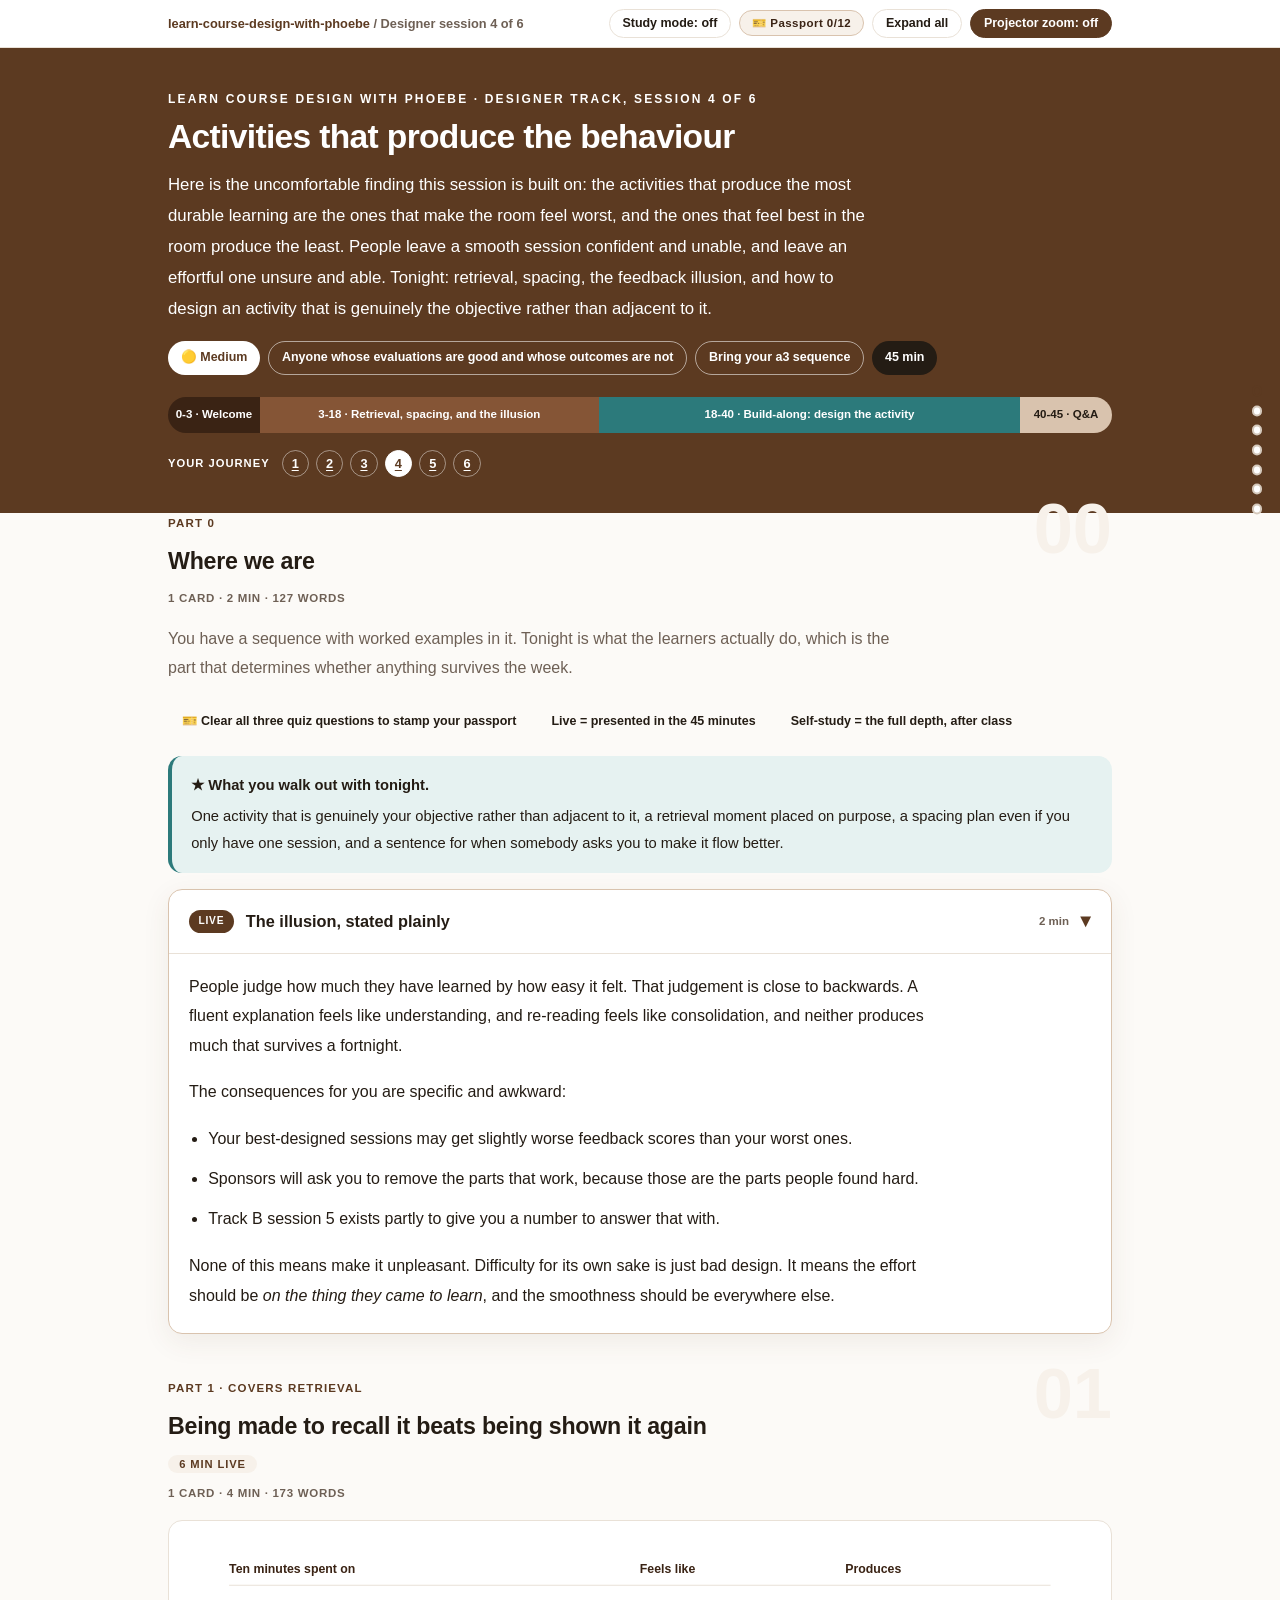
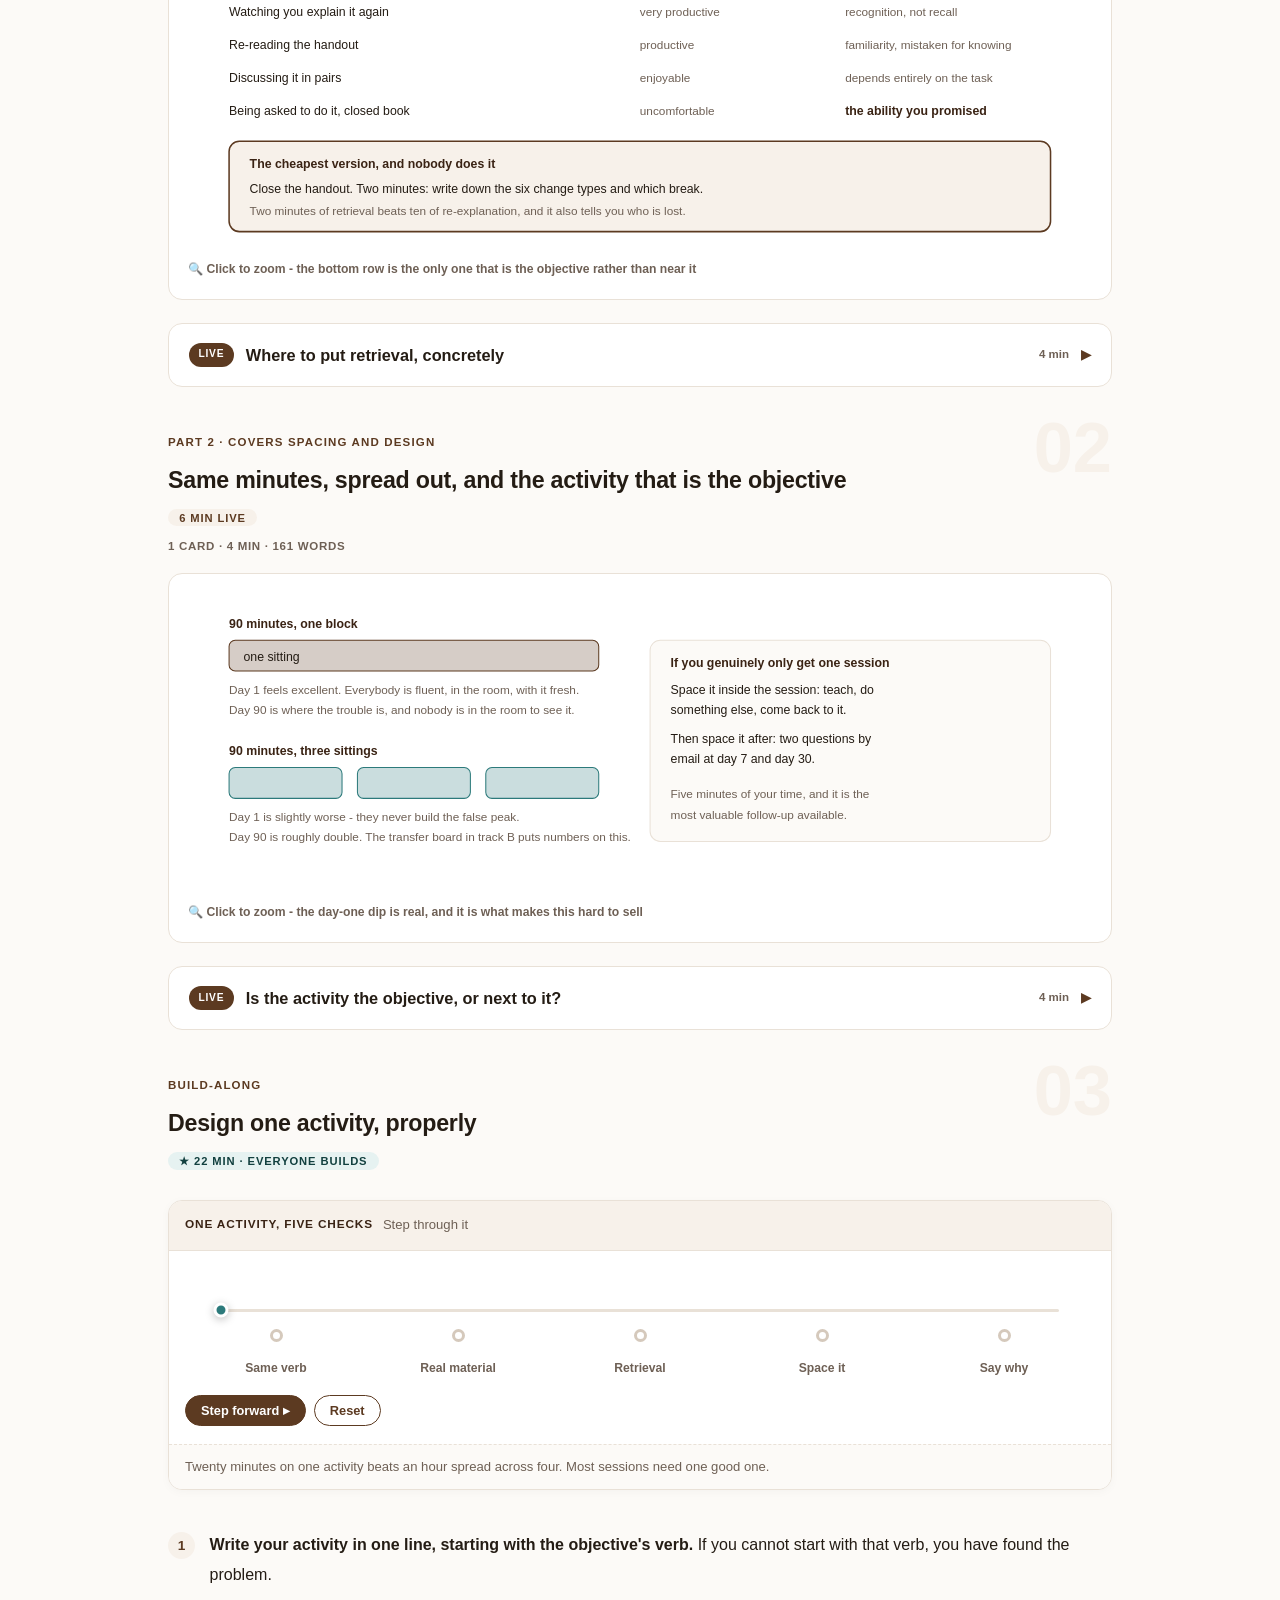
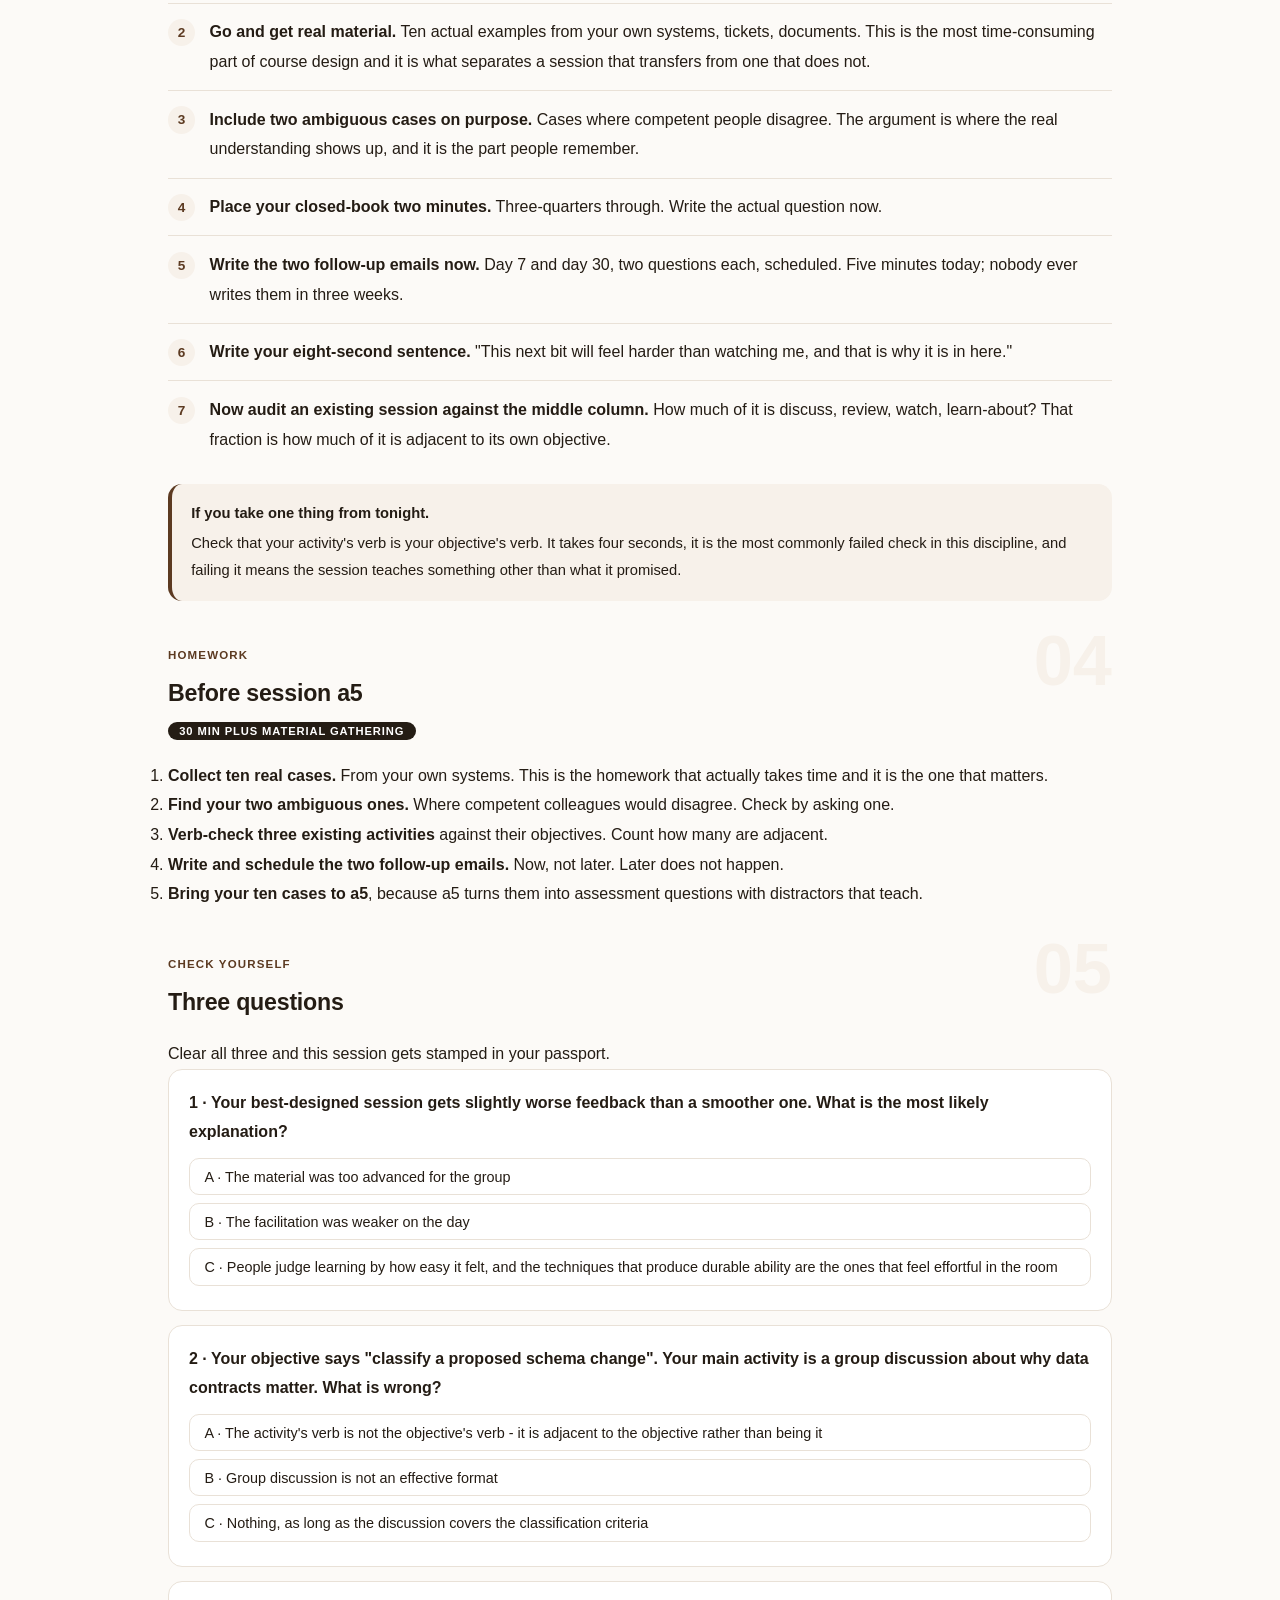
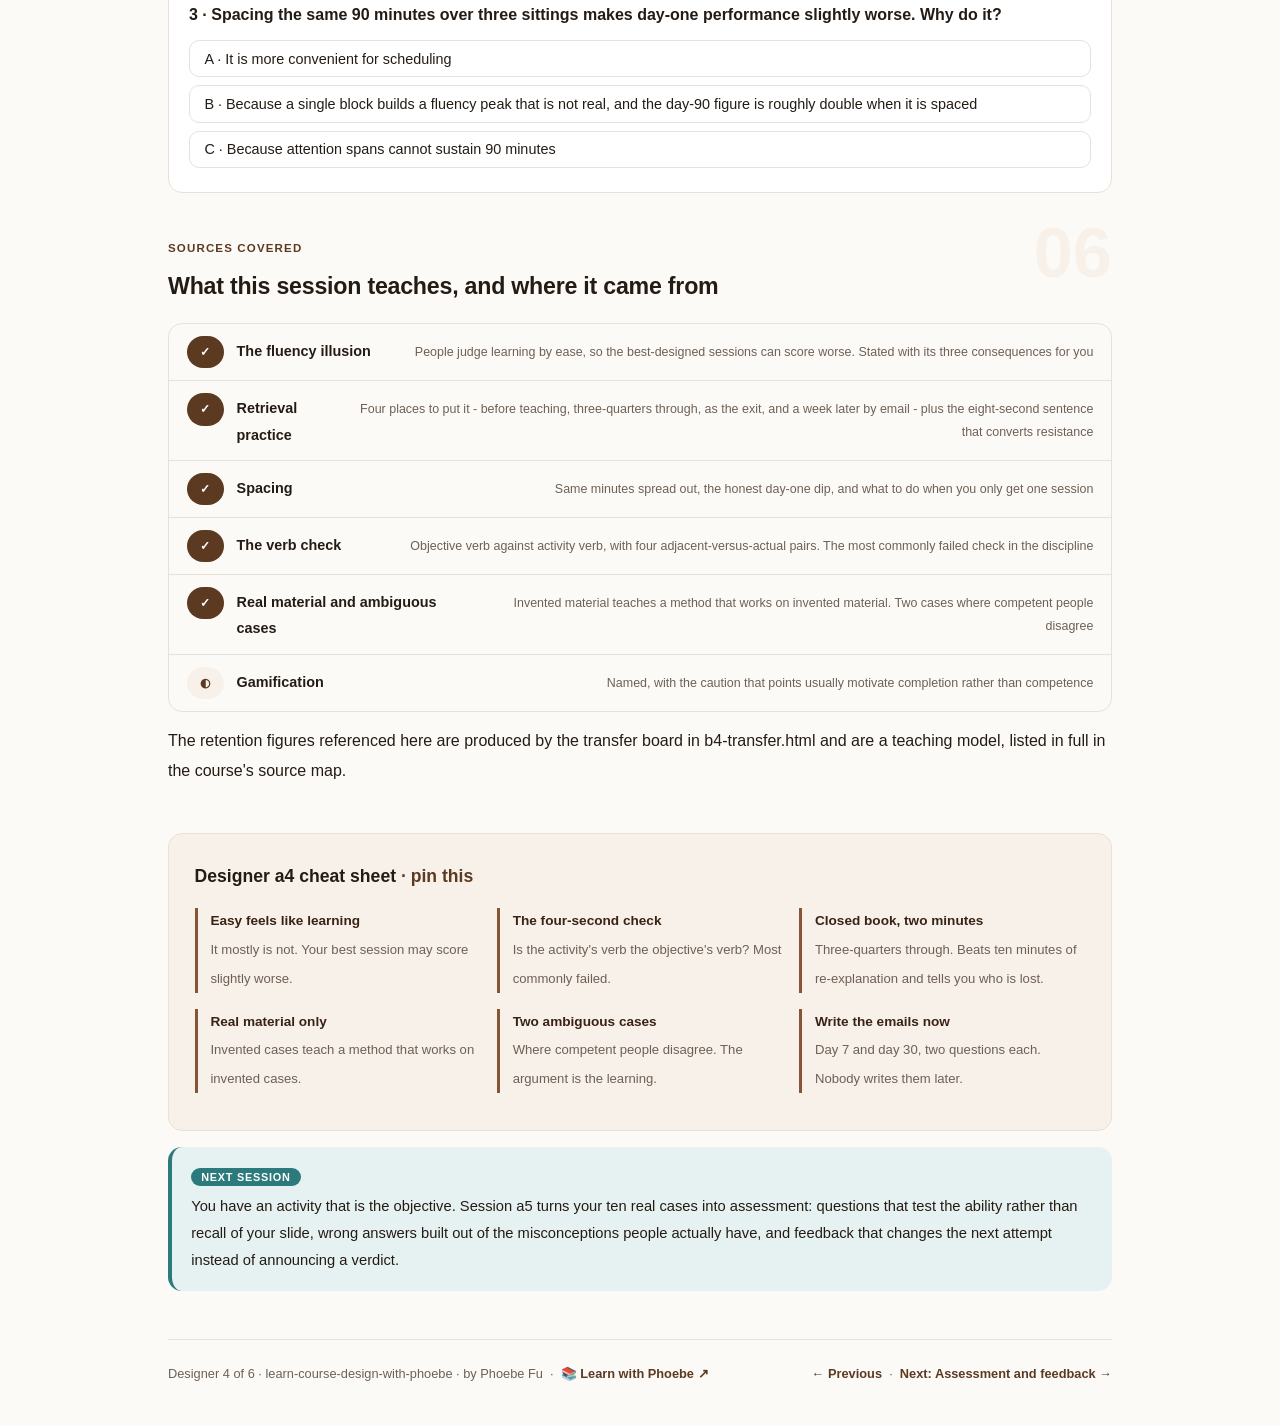
<file: courses/a4-activities.html>
<!DOCTYPE html>
<html lang="en">
<head>
<meta charset="UTF-8">
<meta name="viewport" content="width=device-width, initial-scale=1.0">
<!-- social:start -->
<meta name="description" content="Designer session 4 of 6. Practice beats exposure, retrieval beats re-reading, spacing beats cramming - including the part where the room feels harder and the results get better.">
<meta property="og:type" content="article">
<meta property="og:site_name" content="Learn with Phoebe">
<meta property="og:title" content="Activities that produce the behaviour - learn course design with phoebe">
<meta property="og:description" content="Designer session 4 of 6. The techniques that work are the ones that make the room feel harder.">
<meta property="og:url" content="https://phoebefu6.github.io/learn-course-design-with-phoebe/courses/a4-activities.html">
<meta property="og:image" content="https://phoebefu6.github.io/learn-course-design-with-phoebe/assets/og-cover.png">
<meta property="og:image:width" content="1200">
<meta property="og:image:height" content="630">
<meta name="twitter:card" content="summary_large_image">
<meta name="twitter:title" content="Activities that produce the behaviour - learn course design with phoebe">
<meta name="twitter:description" content="Designer session 4 of 6. Retrieval, spacing, and the feedback illusion.">
<meta name="twitter:image" content="https://phoebefu6.github.io/learn-course-design-with-phoebe/assets/og-cover.png">
<!-- social:end -->
<title>Designer 4 · Activities that produce the behaviour - learn course design with phoebe</title>
<link rel="stylesheet" href="../assets/style.css?v=24">
</head>
<body>

<div class="toolbar">
  <div class="wrap">
    <span class="crumb"><a href="../index.html">learn-course-design-with-phoebe</a> / Designer session 4 of 6</span>
    <button class="btn" id="toggle-all" type="button">Expand all</button>
    <button class="btn primary" id="zoom-toggle" type="button">Projector zoom: off</button>
  </div>
</div>

<header class="masthead">
  <div class="wrap">
    <div class="eyebrow">Learn Course Design with Phoebe · Designer track, session 4 of 6</div>
    <h1>Activities that produce the <span class="accent">behaviour</span></h1>
    <p class="sub">Here is the uncomfortable finding this session is built on: the activities that produce the most durable learning are the ones that make the room feel worst, and the ones that feel best in the room produce the least. People leave a smooth session confident and unable, and leave an effortful one unsure and able. Tonight: retrieval, spacing, the feedback illusion, and how to design an activity that is genuinely the objective rather than adjacent to it.</p>
    <div class="chip-row">
      <span class="chip level">🟡 Medium</span>
      <span class="chip audience">Anyone whose evaluations are good and whose outcomes are not</span>
      <span class="chip audience">Bring your a3 sequence</span>
      <span class="chip time">45 min</span>
    </div>
    <div class="agenda">
      <span class="a1" style="flex:1">0-3 · Welcome</span>
      <span class="a2" style="flex:4">3-18 · Retrieval, spacing, and the illusion</span>
      <span class="a3" style="flex:5">18-40 · Build-along: design the activity</span>
      <span class="a4" style="flex:1">40-45 · Q&amp;A</span>
    </div>
  </div>
</header>

<main class="wrap">

  <!-- ============ INTRO ============ -->
  <section class="section" id="intro">
    <div class="section-kicker">
      <span class="klabel">Part 0</span>
      <h2>Where we are</h2>
    </div>
    <p class="lede">You have a sequence with worked examples in it. Tonight is what the learners actually do, which is the part that determines whether anything survives the week.</p>

    <div class="legend">
      <span class="pill">🎫 Clear all three quiz questions to stamp your passport</span>
      <span class="pill">Live = presented in the 45 minutes</span>
      <span class="pill">Self-study = the full depth, after class</span>
    </div>

    <div class="callout win">
      <p><strong>★ What you walk out with tonight.</strong> One activity that is genuinely your objective rather than adjacent to it, a retrieval moment placed on purpose, a spacing plan even if you only have one session, and a sentence for when somebody asks you to make it flow better.</p>
    </div>

    <details class="card" open>
      <summary><span class="mode live">Live</span>The illusion, stated plainly<span class="mini">2 min</span><span class="caret">▶</span></summary>
      <div class="body">
        <p>People judge how much they have learned by how easy it felt. That judgement is close to backwards. A fluent explanation feels like understanding, and re-reading feels like consolidation, and neither produces much that survives a fortnight.</p>
        <p>The consequences for you are specific and awkward:</p>
        <ul>
          <li>Your best-designed sessions may get slightly worse feedback scores than your worst ones.</li>
          <li>Sponsors will ask you to remove the parts that work, because those are the parts people found hard.</li>
          <li>Track B session 5 exists partly to give you a number to answer that with.</li>
        </ul>
        <p>None of this means make it unpleasant. Difficulty for its own sake is just bad design. It means the effort should be <em>on the thing they came to learn</em>, and the smoothness should be everywhere else.</p>
      </div>
    </details>
  </section>

  <!-- ============ PART 1 ============ -->
  <section class="section" id="part-1">
    <div class="section-kicker">
      <span class="klabel">Part 1 · covers retrieval</span>
      <h2>Being made to recall it beats being shown it again</h2>
      <span class="tag concept">6 min live</span>
    </div>

    <figure class="zoomable">
      <svg viewBox="0 0 880 300" xmlns="http://www.w3.org/2000/svg" role="img" aria-label="Four ways to spend ten minutes of a session ranked by how it feels against what it produces">
        <style>
          .k4rH { font: 800 12px Inter, sans-serif; fill: #3A2314; }
          .k4rB { font: 400 12px Inter, sans-serif; fill: #241C14; }
          .k4rN { font: 400 11.5px Inter, sans-serif; fill: #6E6055; }
        </style>
        <text class="k4rH" x="40" y="32">Ten minutes spent on</text>
        <text class="k4rH" x="440" y="32">Feels like</text>
        <text class="k4rH" x="640" y="32">Produces</text>
        <line x1="40" y1="44" x2="840" y2="44" stroke="#E9E1D7"/>

        <text class="k4rB" x="40" y="74">Watching you explain it again</text>
        <text class="k4rN" x="440" y="74">very productive</text>
        <text class="k4rN" x="640" y="74">recognition, not recall</text>

        <text class="k4rB" x="40" y="106">Re-reading the handout</text>
        <text class="k4rN" x="440" y="106">productive</text>
        <text class="k4rN" x="640" y="106">familiarity, mistaken for knowing</text>

        <text class="k4rB" x="40" y="138">Discussing it in pairs</text>
        <text class="k4rN" x="440" y="138">enjoyable</text>
        <text class="k4rN" x="640" y="138">depends entirely on the task</text>

        <text class="k4rB" x="40" y="170">Being asked to do it, closed book</text>
        <text class="k4rN" x="440" y="170">uncomfortable</text>
        <text class="k4rH" x="640" y="170">the ability you promised</text>

        <rect x="40" y="196" width="800" height="88" rx="10" fill="#F7F1EA" stroke="#5C3A21" stroke-width="1.5"/>
        <text class="k4rH" x="60" y="222">The cheapest version, and nobody does it</text>
        <text class="k4rB" x="60" y="246">Close the handout. Two minutes: write down the six change types and which break.</text>
        <text class="k4rN" x="60" y="268">Two minutes of retrieval beats ten of re-explanation, and it also tells you who is lost.</text>
      </svg>
      <figcaption>🔍 Click to zoom - the bottom row is the only one that is the objective rather than near it</figcaption>
    </figure>

    <details class="card">
      <summary><span class="mode live">Live</span>Where to put retrieval, concretely<span class="mini">4 min</span><span class="caret">▶</span></summary>
      <div class="body">
        <ul>
          <li><strong>Before you teach it.</strong> A guess costs thirty seconds and makes the answer land. "Which of these six do you think break a consumer?" They will be wrong and that is what makes the correction stick.</li>
          <li><strong>Three-quarters of the way in.</strong> Closed book, two minutes. This is the highest-value two minutes in most sessions, and it is also your only honest read on how it is going while you can still change something.</li>
          <li><strong>At the very end, as the exit.</strong> Not a feedback form. One question they answer from memory, handed to you on the way out - it doubles as your data for track B session 5.</li>
          <li><strong>A week later, by email.</strong> Two questions. Costs you five minutes to write and does more for retention than extending the session by an hour.</li>
        </ul>
        <div class="callout tip">
          <p>Say why you are doing it. "This will feel harder than watching me do it, and that is why it works" takes eight seconds and converts most of the resistance, because people will accept difficulty they understand the purpose of.</p>
        </div>
      </div>
    </details>
  </section>

  <!-- ============ PART 2 ============ -->
  <section class="section" id="part-2">
    <div class="section-kicker">
      <span class="klabel">Part 2 · covers spacing and design</span>
      <h2>Same minutes, spread out, and the activity that is the objective</h2>
      <span class="tag concept">6 min live</span>
    </div>

    <figure class="zoomable">
      <svg viewBox="0 0 880 290" xmlns="http://www.w3.org/2000/svg" role="img" aria-label="Ninety minutes delivered in one block compared with three thirty-minute sittings, showing the day one and day ninety difference">
        <style>
          .k4sH { font: 800 12px Inter, sans-serif; fill: #3A2314; }
          .k4sB { font: 400 12px Inter, sans-serif; fill: #241C14; }
          .k4sN { font: 400 11.5px Inter, sans-serif; fill: #6E6055; }
        </style>
        <text class="k4sH" x="40" y="34">90 minutes, one block</text>
        <rect x="40" y="46" width="360" height="30" rx="6" fill="#5C3A21" fill-opacity=".25" stroke="#5C3A21"/>
        <text class="k4sB" x="54" y="66">one sitting</text>
        <text class="k4sN" x="40" y="98">Day 1 feels excellent. Everybody is fluent, in the room, with it fresh.</text>
        <text class="k4sN" x="40" y="118">Day 90 is where the trouble is, and nobody is in the room to see it.</text>

        <text class="k4sH" x="40" y="158">90 minutes, three sittings</text>
        <rect x="40" y="170" width="110" height="30" rx="6" fill="#2C7A7B" fill-opacity=".25" stroke="#2C7A7B"/>
        <rect x="165" y="170" width="110" height="30" rx="6" fill="#2C7A7B" fill-opacity=".25" stroke="#2C7A7B"/>
        <rect x="290" y="170" width="110" height="30" rx="6" fill="#2C7A7B" fill-opacity=".25" stroke="#2C7A7B"/>
        <text class="k4sN" x="40" y="222">Day 1 is slightly worse - they never build the false peak.</text>
        <text class="k4sN" x="40" y="242">Day 90 is roughly double. The transfer board in track B puts numbers on this.</text>

        <rect x="450" y="46" width="390" height="196" rx="10" fill="#FCFAF7" stroke="#E9E1D7"/>
        <text class="k4sH" x="470" y="72">If you genuinely only get one session</text>
        <text class="k4sB" x="470" y="98">Space it inside the session: teach, do</text>
        <text class="k4sB" x="470" y="118">something else, come back to it.</text>
        <text class="k4sB" x="470" y="146">Then space it after: two questions by</text>
        <text class="k4sB" x="470" y="166">email at day 7 and day 30.</text>
        <text class="k4sN" x="470" y="200">Five minutes of your time, and it is the</text>
        <text class="k4sN" x="470" y="220">most valuable follow-up available.</text>
      </svg>
      <figcaption>🔍 Click to zoom - the day-one dip is real, and it is what makes this hard to sell</figcaption>
    </figure>

    <details class="card">
      <summary><span class="mode live">Live</span>Is the activity the objective, or next to it?<span class="mini">4 min</span><span class="caret">▶</span></summary>
      <div class="body">
        <p>Take your objective's verb and check the activity uses the same one. It sounds too obvious to be a real failure mode and it is the most common one there is.</p>
        <table class="clean">
          <tr><th>Objective verb</th><th>Activity that is adjacent</th><th>Activity that is it</th></tr>
          <tr><td>Classify a schema change</td><td>Discuss why contracts matter</td><td>Classify ten schema changes</td></tr>
          <tr><td>Draft a deprecation notice</td><td>Review a good example notice</td><td>Draft one, swap, review a peer's</td></tr>
          <tr><td>Diagnose a failing load</td><td>Watch a demo of the diagnosis</td><td>Diagnose one, with the logs</td></tr>
          <tr><td>Choose between two designs</td><td>Learn the criteria</td><td>Choose, and defend it to somebody</td></tr>
        </table>
        <p>Everything in the middle column is useful and none of it is the objective. The middle column is what fills sessions when nobody checked, because it is easier to build and much more comfortable to run.</p>
        <div class="callout example">
          <span class="ex-pill">The check that takes four seconds</span>
          <p>Read your objective's verb. Read your activity. Are they the same verb? If your objective says <em>classify</em> and your activity says <em>discuss</em>, you have built a different session from the one you promised.</p>
        </div>
      </div>
    </details>
  </section>

  <!-- ============ DEMO ============ -->
  <section class="section" id="demo-1">
    <div class="section-kicker">
      <span class="klabel">Build-along</span>
      <h2>Design one activity, properly</h2>
      <span class="tag demo">★ 22 min · everyone builds</span>
    </div>

    <div class="tick" data-stages="Same verb|Real material|Retrieval|Space it|Say why" data-title="One activity, five checks" data-foot="Twenty minutes on one activity beats an hour spread across four. Most sessions need one good one.">
      <p class="tick-note" data-stage="0"><b>Same verb.</b> Your objective's verb and your activity's verb are identical, or you are building something else. Four-second check, most commonly failed.</p>
      <p class="tick-note" data-stage="1"><b>Real material.</b> Ten real schema changes from your own repository, not invented ones. Invented material teaches a method that works on invented material.</p>
      <p class="tick-note" data-stage="2"><b>Retrieval.</b> Closed book somewhere. Two minutes, three-quarters through, and it is also your read on how it is going.</p>
      <p class="tick-note" data-stage="3"><b>Space it.</b> Either three sittings, or one session plus two emails. Write the emails now while you still care - nobody writes them later.</p>
      <p class="tick-note" data-stage="4"><b>Say why.</b> Eight seconds explaining that the hard part is the point. It converts most of the resistance and it costs nothing.</p>
    </div>

    <div class="steps">
      <div class="step"><p><strong>Write your activity in one line, starting with the objective's verb.</strong> If you cannot start with that verb, you have found the problem.</p></div>
      <div class="step"><p><strong>Go and get real material.</strong> Ten actual examples from your own systems, tickets, documents. This is the most time-consuming part of course design and it is what separates a session that transfers from one that does not.</p></div>
      <div class="step"><p><strong>Include two ambiguous cases on purpose.</strong> Cases where competent people disagree. The argument is where the real understanding shows up, and it is the part people remember.</p></div>
      <div class="step"><p><strong>Place your closed-book two minutes.</strong> Three-quarters through. Write the actual question now.</p></div>
      <div class="step"><p><strong>Write the two follow-up emails now.</strong> Day 7 and day 30, two questions each, scheduled. Five minutes today; nobody ever writes them in three weeks.</p></div>
      <div class="step"><p><strong>Write your eight-second sentence.</strong> "This next bit will feel harder than watching me, and that is why it is in here."</p></div>
      <div class="step"><p><strong>Now audit an existing session against the middle column.</strong> How much of it is discuss, review, watch, learn-about? That fraction is how much of it is adjacent to its own objective.</p></div>
    </div>

    <div class="callout tip">
      <p><strong>If you take one thing from tonight.</strong> Check that your activity's verb is your objective's verb. It takes four seconds, it is the most commonly failed check in this discipline, and failing it means the session teaches something other than what it promised.</p>
    </div>
  </section>

  <!-- ============ HOMEWORK ============ -->
  <section class="section" id="exercise">
    <div class="section-kicker">
      <span class="klabel">Homework</span>
      <h2>Before session a5</h2>
      <span class="tag exercise">30 min plus material gathering</span>
    </div>
    <ol>
      <li><strong>Collect ten real cases.</strong> From your own systems. This is the homework that actually takes time and it is the one that matters.</li>
      <li><strong>Find your two ambiguous ones.</strong> Where competent colleagues would disagree. Check by asking one.</li>
      <li><strong>Verb-check three existing activities</strong> against their objectives. Count how many are adjacent.</li>
      <li><strong>Write and schedule the two follow-up emails.</strong> Now, not later. Later does not happen.</li>
      <li><strong>Bring your ten cases to a5</strong>, because a5 turns them into assessment questions with distractors that teach.</li>
    </ol>
  </section>

  <!-- ============ QUIZ ============ -->
  <section class="section" id="quiz">
    <div class="section-kicker">
      <span class="klabel">Check yourself</span>
      <h2>Three questions</h2>
    </div>
    <p>Clear all three and this session gets stamped in your passport.</p>

    <div class="quiz-q" data-answer="2">
      <p class="qtext">1 · Your best-designed session gets slightly worse feedback than a smoother one. What is the most likely explanation?</p>
      <button class="qopt" type="button">A · The material was too advanced for the group</button>
      <button class="qopt" type="button">B · The facilitation was weaker on the day</button>
      <button class="qopt" type="button">C · People judge learning by how easy it felt, and the techniques that produce durable ability are the ones that feel effortful in the room</button>
      <p class="qwhy">Fluency feels like understanding. A smooth session where you explained everything beautifully produces confident people who cannot do the thing. This is why track B session 5 exists - you need a number that is not the feedback form.</p>
    </div>

    <div class="quiz-q" data-answer="0">
      <p class="qtext">2 · Your objective says "classify a proposed schema change". Your main activity is a group discussion about why data contracts matter. What is wrong?</p>
      <button class="qopt" type="button">A · The activity's verb is not the objective's verb - it is adjacent to the objective rather than being it</button>
      <button class="qopt" type="button">B · Group discussion is not an effective format</button>
      <button class="qopt" type="button">C · Nothing, as long as the discussion covers the classification criteria</button>
      <p class="qwhy">Discussion is useful and it is not classification. The four-second check - is the activity's verb the objective's verb - is the most commonly failed one in this discipline, because adjacent activities are easier to build and much more comfortable to run.</p>
    </div>

    <div class="quiz-q" data-answer="1">
      <p class="qtext">3 · Spacing the same 90 minutes over three sittings makes day-one performance slightly worse. Why do it?</p>
      <button class="qopt" type="button">A · It is more convenient for scheduling</button>
      <button class="qopt" type="button">B · Because a single block builds a fluency peak that is not real, and the day-90 figure is roughly double when it is spaced</button>
      <button class="qopt" type="button">C · Because attention spans cannot sustain 90 minutes</button>
      <p class="qwhy">The day-one dip is the honest cost and it is why this is hard to sell - designers get judged on the peak, which is the number that does not matter. The transfer board in track B session 4 puts figures on both ends of that trade.</p>
    </div>

    <p class="quiz-score"></p>
  </section>

  <!-- ============ OFFICIAL COVERAGE ============ -->
  <section class="section" id="official">
    <div class="section-kicker">
      <span class="klabel">Sources covered</span>
      <h2>What this session teaches, and where it came from</h2>
    </div>
    <div class="covered">
      <div class="covered-row"><span class="status pill solid">✓</span><span class="name">The fluency illusion</span><span class="note">People judge learning by ease, so the best-designed sessions can score worse. Stated with its three consequences for you</span></div>
      <div class="covered-row"><span class="status pill solid">✓</span><span class="name">Retrieval practice</span><span class="note">Four places to put it - before teaching, three-quarters through, as the exit, and a week later by email - plus the eight-second sentence that converts resistance</span></div>
      <div class="covered-row"><span class="status pill solid">✓</span><span class="name">Spacing</span><span class="note">Same minutes spread out, the honest day-one dip, and what to do when you only get one session</span></div>
      <div class="covered-row"><span class="status pill solid">✓</span><span class="name">The verb check</span><span class="note">Objective verb against activity verb, with four adjacent-versus-actual pairs. The most commonly failed check in the discipline</span></div>
      <div class="covered-row"><span class="status pill solid">✓</span><span class="name">Real material and ambiguous cases</span><span class="note">Invented material teaches a method that works on invented material. Two cases where competent people disagree</span></div>
      <div class="covered-row"><span class="status pill light">◐</span><span class="name">Gamification</span><span class="note">Named, with the caution that points usually motivate completion rather than competence</span></div>
    </div>
    <p class="mono" style="margin-top:14px">The retention figures referenced here are produced by the transfer board in <span class="mono">b4-transfer.html</span> and are a teaching model, listed in full in the course's source map.</p>
  </section>

  <!-- ============ CHEAT SHEET ============ -->
  <section class="cheat" id="cheatsheet">
    <h3>Designer a4 cheat sheet <span>· pin this</span></h3>
    <div class="grid-2">
      <div class="cheat-item"><b>Easy feels like learning</b><span>It mostly is not. Your best session may score slightly worse.</span></div>
      <div class="cheat-item"><b>The four-second check</b><span>Is the activity's verb the objective's verb? Most commonly failed.</span></div>
      <div class="cheat-item"><b>Closed book, two minutes</b><span>Three-quarters through. Beats ten minutes of re-explanation and tells you who is lost.</span></div>
      <div class="cheat-item"><b>Real material only</b><span>Invented cases teach a method that works on invented cases.</span></div>
      <div class="cheat-item"><b>Two ambiguous cases</b><span>Where competent people disagree. The argument is the learning.</span></div>
      <div class="cheat-item"><b>Write the emails now</b><span>Day 7 and day 30, two questions each. Nobody writes them later.</span></div>
    </div>
  </section>

  <div class="callout next">
    <span class="nx-pill">Next session</span>
    <p>You have an activity that is the objective. Session a5 turns your ten real cases into assessment: questions that test the ability rather than recall of your slide, wrong answers built out of the misconceptions people actually have, and feedback that changes the next attempt instead of announcing a verdict.</p>
  </div>

  <footer class="pagefoot">
    <span>Designer 4 of 6 · learn-course-design-with-phoebe · by Phoebe Fu &nbsp;·&nbsp; 📚 <a href="https://phoebefu6.github.io/learn-with-phoebe/">Learn with Phoebe ↗</a></span>
    <span><a href="a3-the-arc.html">← Previous</a> &nbsp;·&nbsp; <a href="a5-assessment-and-feedback.html">Next: Assessment and feedback →</a></span>
  </footer>

</main>

<script src="../assets/app.js?v=22"></script>
</body>
</html>
</file>
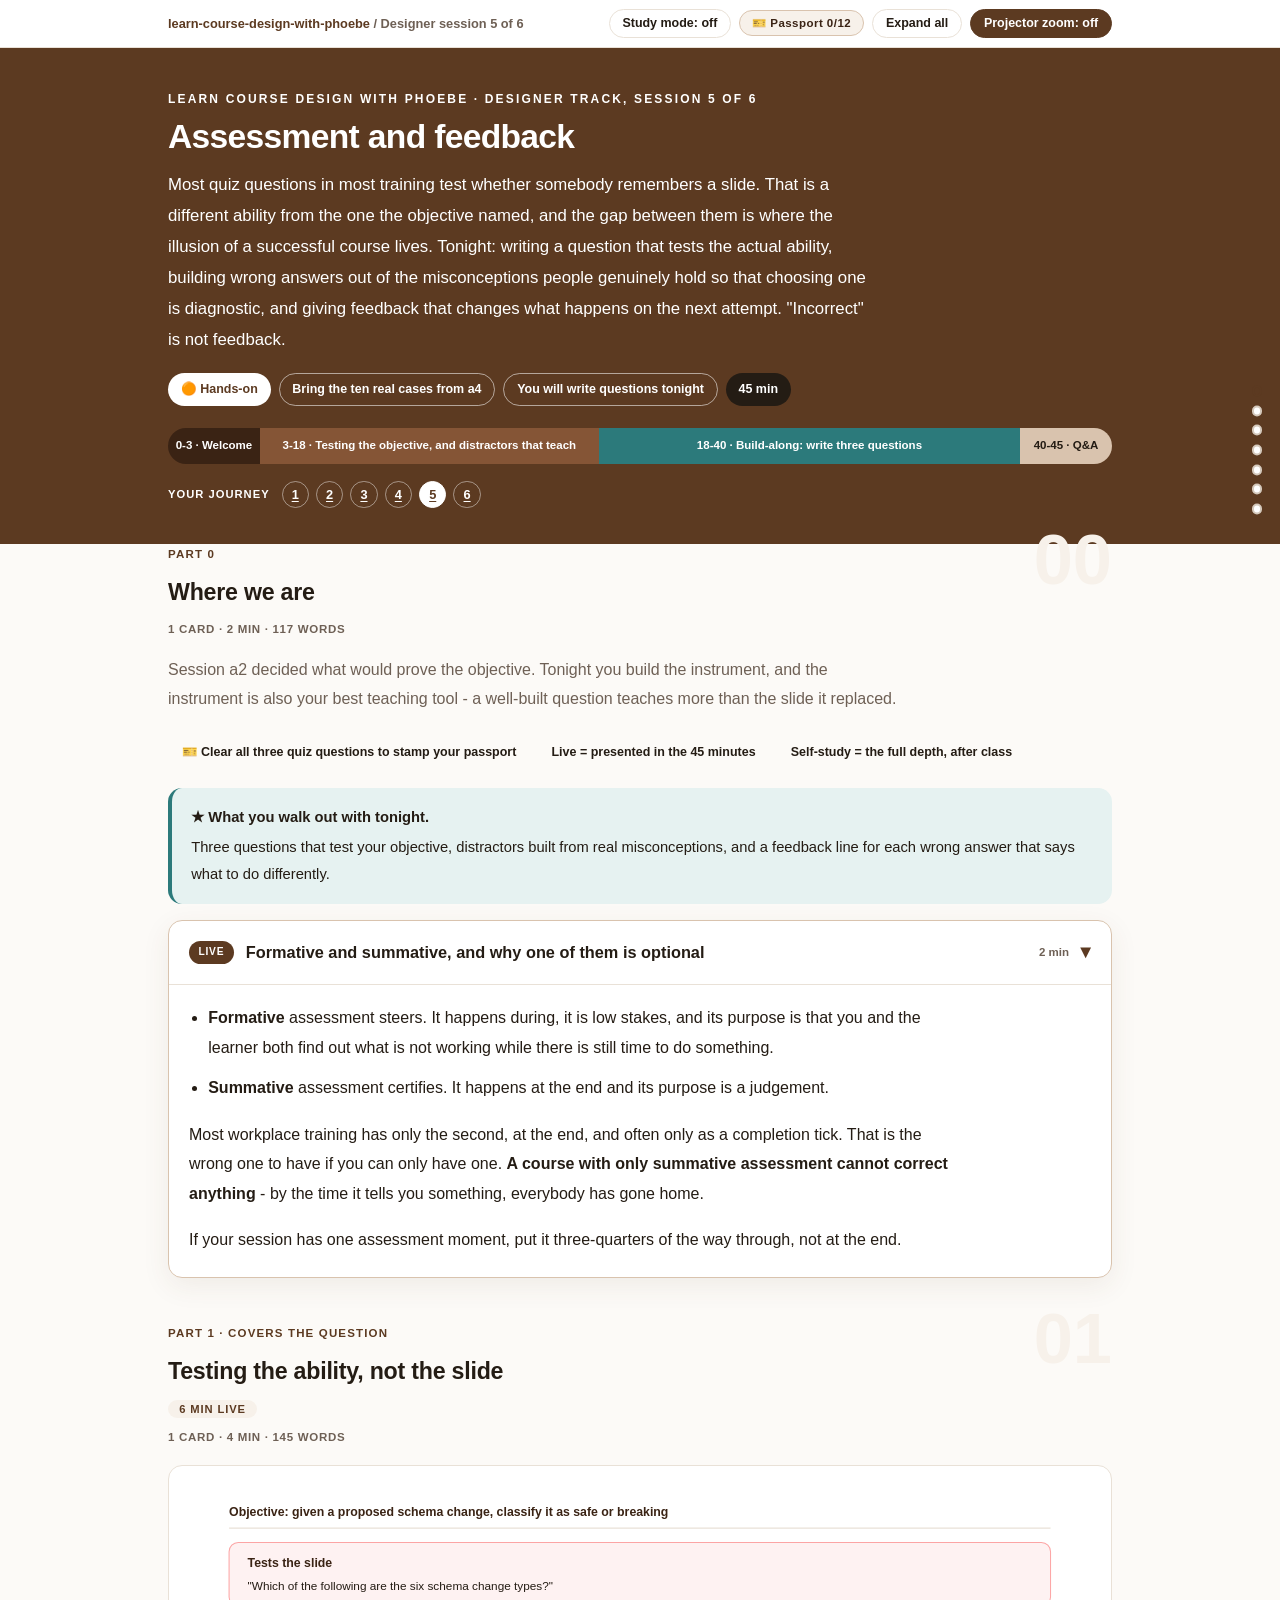
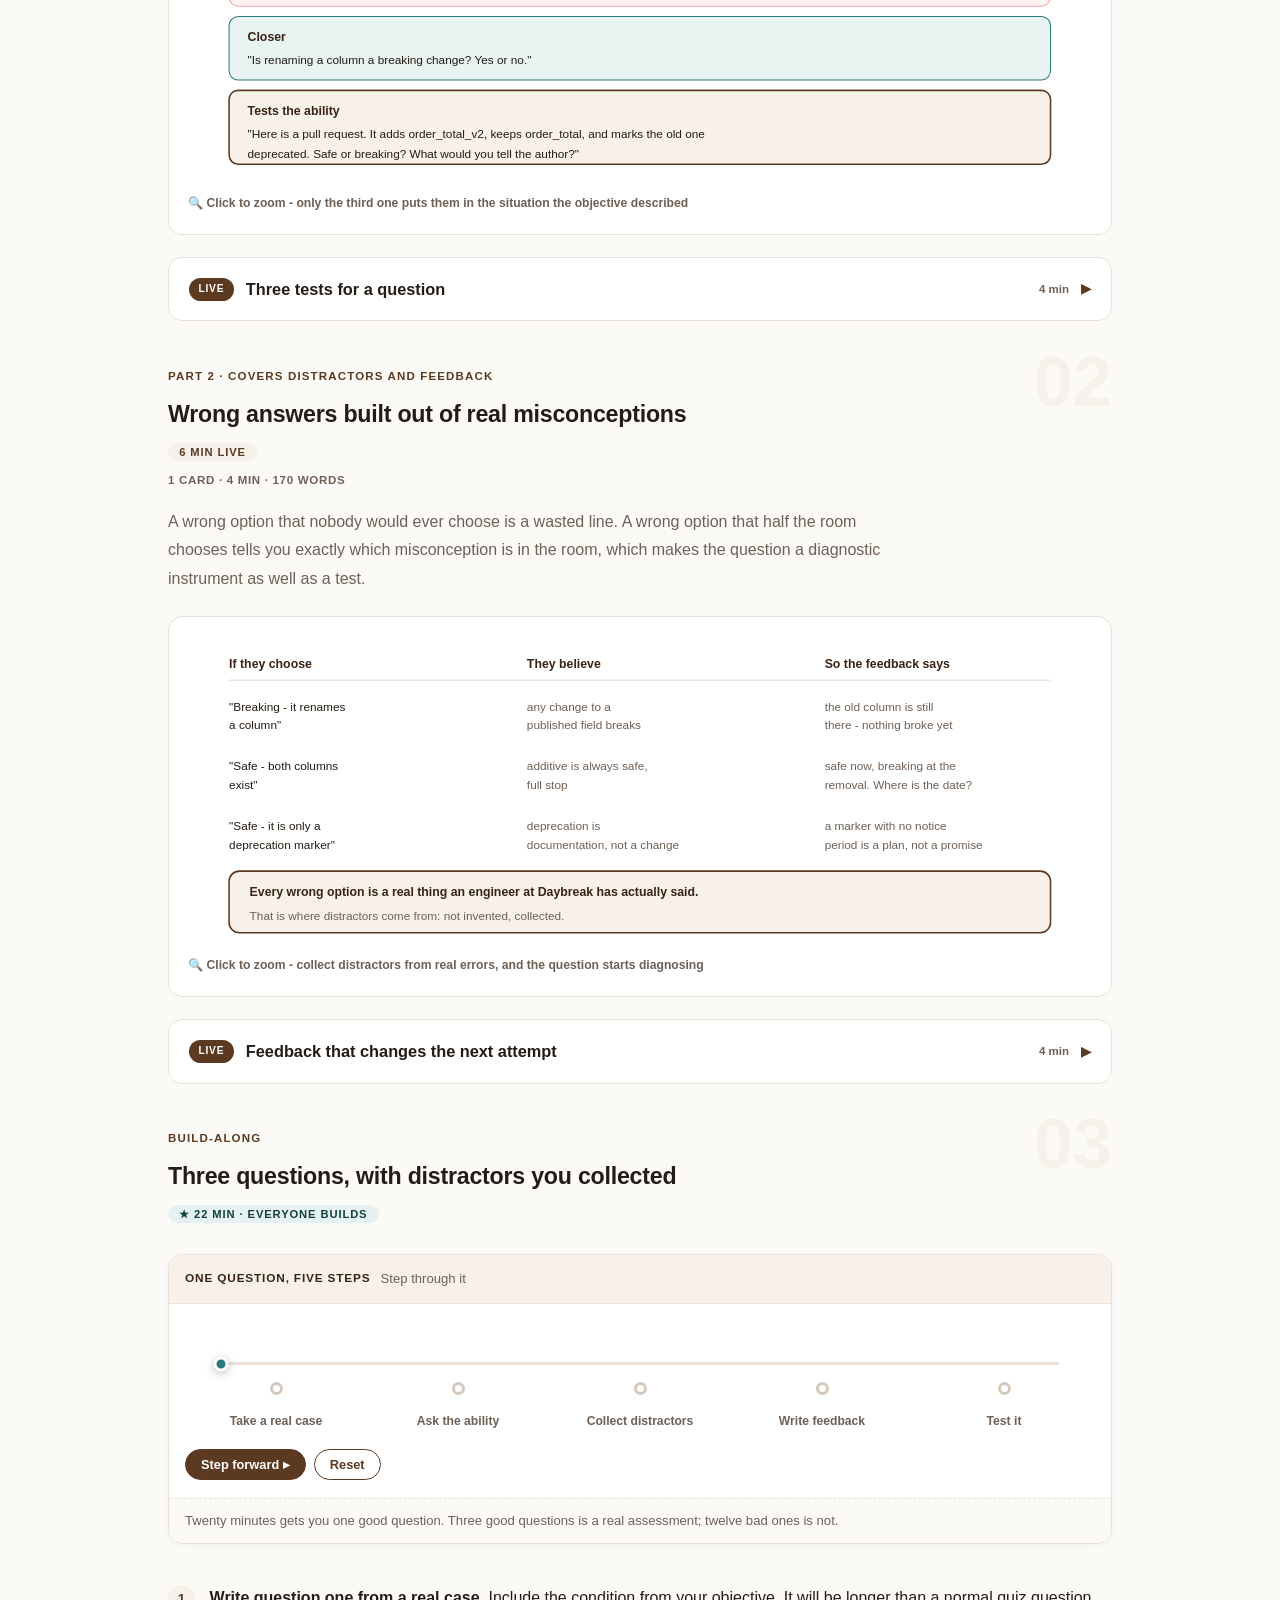
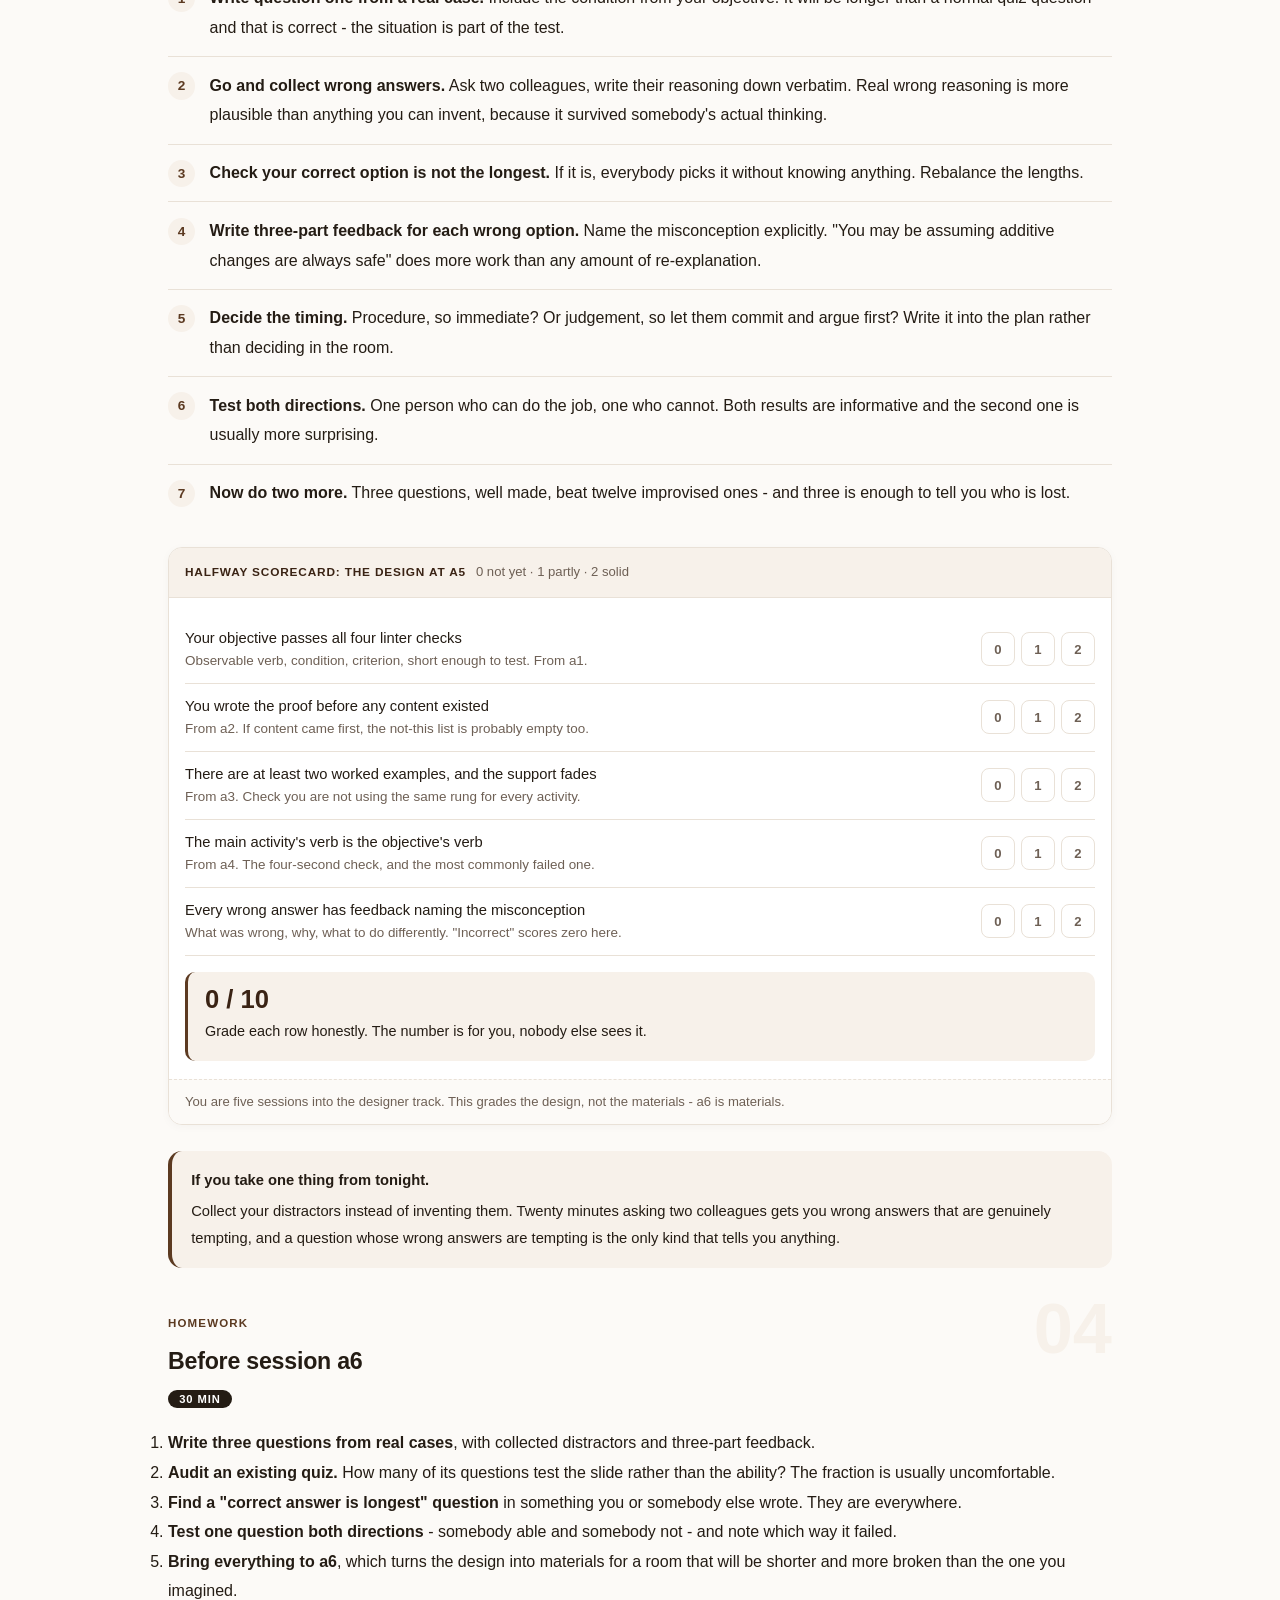
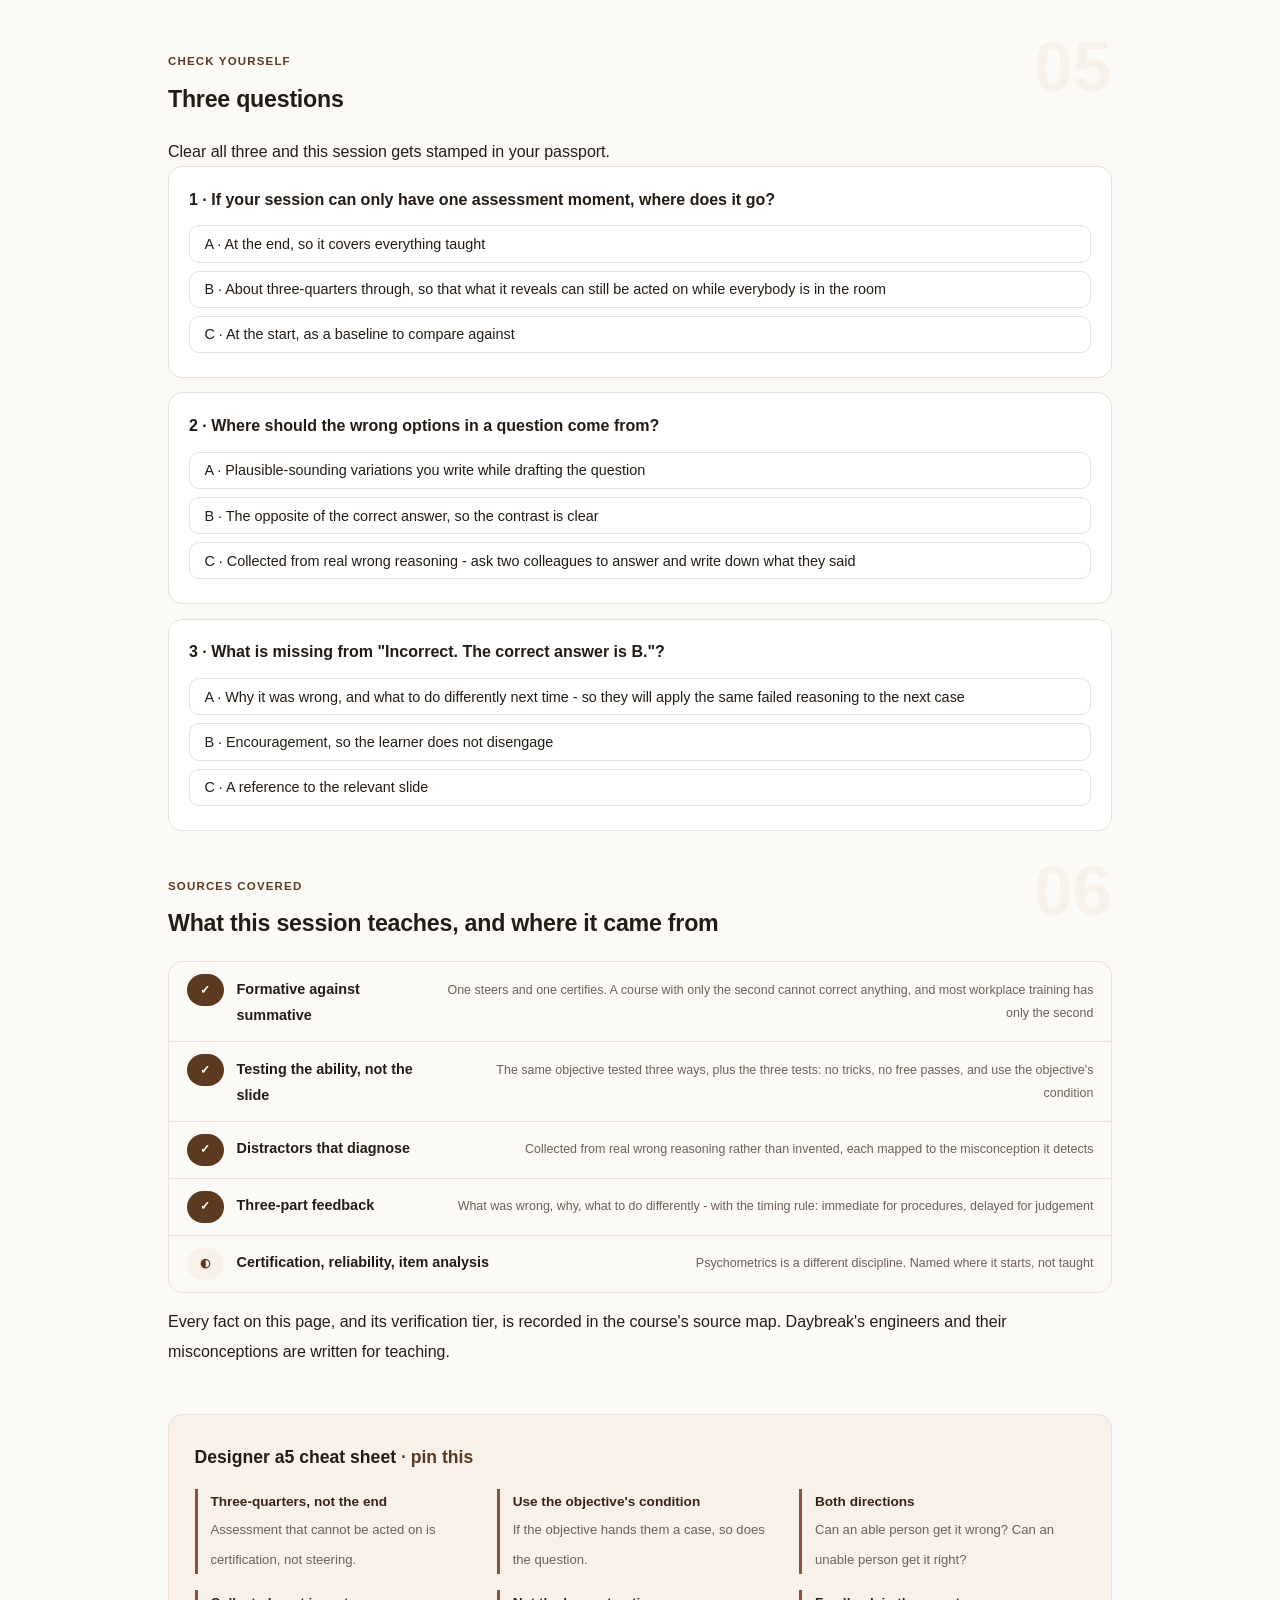
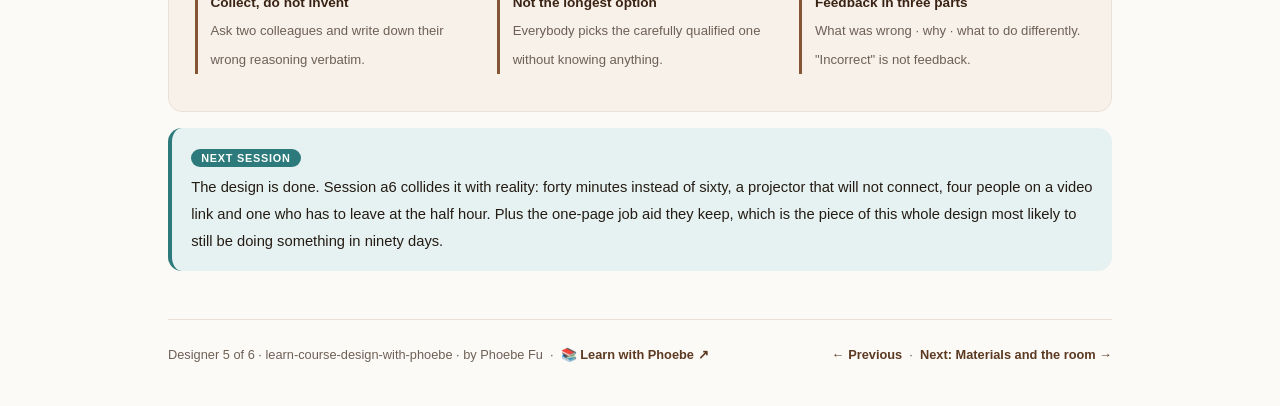
<file: courses/a5-assessment-and-feedback.html>
<!DOCTYPE html>
<html lang="en">
<head>
<meta charset="UTF-8">
<meta name="viewport" content="width=device-width, initial-scale=1.0">
<!-- social:start -->
<meta name="description" content="Designer session 5 of 6. Questions that test the objective rather than the slide, distractors built from real misconceptions, and feedback that changes the next attempt. Incorrect is not feedback.">
<meta property="og:type" content="article">
<meta property="og:site_name" content="Learn with Phoebe">
<meta property="og:title" content="Assessment and feedback - learn course design with phoebe">
<meta property="og:description" content="Designer session 5 of 6. A wrong answer should tell you which misconception they hold.">
<meta property="og:url" content="https://phoebefu6.github.io/learn-course-design-with-phoebe/courses/a5-assessment-and-feedback.html">
<meta property="og:image" content="https://phoebefu6.github.io/learn-course-design-with-phoebe/assets/og-cover.png">
<meta property="og:image:width" content="1200">
<meta property="og:image:height" content="630">
<meta name="twitter:card" content="summary_large_image">
<meta name="twitter:title" content="Assessment and feedback - learn course design with phoebe">
<meta name="twitter:description" content="Designer session 5 of 6. Distractors that teach, feedback that changes the next attempt.">
<meta name="twitter:image" content="https://phoebefu6.github.io/learn-course-design-with-phoebe/assets/og-cover.png">
<!-- social:end -->
<title>Designer 5 · Assessment and feedback - learn course design with phoebe</title>
<link rel="stylesheet" href="../assets/style.css?v=24">
</head>
<body>

<div class="toolbar">
  <div class="wrap">
    <span class="crumb"><a href="../index.html">learn-course-design-with-phoebe</a> / Designer session 5 of 6</span>
    <button class="btn" id="toggle-all" type="button">Expand all</button>
    <button class="btn primary" id="zoom-toggle" type="button">Projector zoom: off</button>
  </div>
</div>

<header class="masthead">
  <div class="wrap">
    <div class="eyebrow">Learn Course Design with Phoebe · Designer track, session 5 of 6</div>
    <h1>Assessment and <span class="accent">feedback</span></h1>
    <p class="sub">Most quiz questions in most training test whether somebody remembers a slide. That is a different ability from the one the objective named, and the gap between them is where the illusion of a successful course lives. Tonight: writing a question that tests the actual ability, building wrong answers out of the misconceptions people genuinely hold so that choosing one is diagnostic, and giving feedback that changes what happens on the next attempt. "Incorrect" is not feedback.</p>
    <div class="chip-row">
      <span class="chip level">🟠 Hands-on</span>
      <span class="chip audience">Bring the ten real cases from a4</span>
      <span class="chip audience">You will write questions tonight</span>
      <span class="chip time">45 min</span>
    </div>
    <div class="agenda">
      <span class="a1" style="flex:1">0-3 · Welcome</span>
      <span class="a2" style="flex:4">3-18 · Testing the objective, and distractors that teach</span>
      <span class="a3" style="flex:5">18-40 · Build-along: write three questions</span>
      <span class="a4" style="flex:1">40-45 · Q&amp;A</span>
    </div>
  </div>
</header>

<main class="wrap">

  <!-- ============ INTRO ============ -->
  <section class="section" id="intro">
    <div class="section-kicker">
      <span class="klabel">Part 0</span>
      <h2>Where we are</h2>
    </div>
    <p class="lede">Session a2 decided what would prove the objective. Tonight you build the instrument, and the instrument is also your best teaching tool - a well-built question teaches more than the slide it replaced.</p>

    <div class="legend">
      <span class="pill">🎫 Clear all three quiz questions to stamp your passport</span>
      <span class="pill">Live = presented in the 45 minutes</span>
      <span class="pill">Self-study = the full depth, after class</span>
    </div>

    <div class="callout win">
      <p><strong>★ What you walk out with tonight.</strong> Three questions that test your objective, distractors built from real misconceptions, and a feedback line for each wrong answer that says what to do differently.</p>
    </div>

    <details class="card" open>
      <summary><span class="mode live">Live</span>Formative and summative, and why one of them is optional<span class="mini">2 min</span><span class="caret">▶</span></summary>
      <div class="body">
        <ul>
          <li><strong>Formative</strong> assessment steers. It happens during, it is low stakes, and its purpose is that you and the learner both find out what is not working while there is still time to do something.</li>
          <li><strong>Summative</strong> assessment certifies. It happens at the end and its purpose is a judgement.</li>
        </ul>
        <p>Most workplace training has only the second, at the end, and often only as a completion tick. That is the wrong one to have if you can only have one. <strong>A course with only summative assessment cannot correct anything</strong> - by the time it tells you something, everybody has gone home.</p>
        <p>If your session has one assessment moment, put it three-quarters of the way through, not at the end.</p>
      </div>
    </details>
  </section>

  <!-- ============ PART 1 ============ -->
  <section class="section" id="part-1">
    <div class="section-kicker">
      <span class="klabel">Part 1 · covers the question</span>
      <h2>Testing the ability, not the slide</h2>
      <span class="tag concept">6 min live</span>
    </div>

    <figure class="zoomable">
      <svg viewBox="0 0 880 290" xmlns="http://www.w3.org/2000/svg" role="img" aria-label="The same objective tested three ways, from recall of the slide to performing the ability">
        <style>
          .k5qH { font: 800 12px Inter, sans-serif; fill: #3A2314; }
          .k5qB { font: 400 11.5px Inter, sans-serif; fill: #241C14; }
          .k5qN { font: 400 11.5px Inter, sans-serif; fill: #6E6055; }
        </style>
        <text class="k5qH" x="40" y="30">Objective: given a proposed schema change, classify it as safe or breaking</text>
        <line x1="40" y1="42" x2="840" y2="42" stroke="#E9E1D7"/>

        <rect x="40" y="56" width="800" height="62" rx="9" fill="#FEF2F2" stroke="#FCA5A5"/>
        <text class="k5qH" x="58" y="80" fill="#991B1B">Tests the slide</text>
        <text class="k5qB" x="58" y="102">"Which of the following are the six schema change types?"</text>

        <rect x="40" y="128" width="800" height="62" rx="9" fill="#E8F3F2" stroke="#2C7A7B"/>
        <text class="k5qH" x="58" y="152">Closer</text>
        <text class="k5qB" x="58" y="174">"Is renaming a column a breaking change? Yes or no."</text>

        <rect x="40" y="200" width="800" height="72" rx="9" fill="#F7F1EA" stroke="#5C3A21" stroke-width="1.5"/>
        <text class="k5qH" x="58" y="224">Tests the ability</text>
        <text class="k5qB" x="58" y="246">"Here is a pull request. It adds order_total_v2, keeps order_total, and marks the old one</text>
        <text class="k5qB" x="58" y="266">deprecated. Safe or breaking? What would you tell the author?"</text>
      </svg>
      <figcaption>🔍 Click to zoom - only the third one puts them in the situation the objective described</figcaption>
    </figure>

    <details class="card">
      <summary><span class="mode live">Live</span>Three tests for a question<span class="mini">4 min</span><span class="caret">▶</span></summary>
      <div class="body">
        <ul>
          <li><strong>Could somebody who can do the job get it wrong?</strong> If yes, the question has a trick in it and you are measuring your own cleverness. Remove the trick.</li>
          <li><strong>Could somebody who cannot do the job get it right?</strong> If yes - by elimination, by pattern, by remembering the emphasis you put on a word - the question is not measuring the ability.</li>
          <li><strong>Does it use the objective's condition?</strong> "Given a proposed schema change" means the question hands them a proposed schema change. If your objective has a condition and your question does not, they are testing different things.</li>
        </ul>
        <div class="callout tip">
          <p>The fastest way to fail the second test is to make the correct option the longest and most carefully qualified one. Everybody who has ever sat a badly written test knows to pick that one, and they do not have to know anything about your subject.</p>
        </div>
      </div>
    </details>
  </section>

  <!-- ============ PART 2 ============ -->
  <section class="section" id="part-2">
    <div class="section-kicker">
      <span class="klabel">Part 2 · covers distractors and feedback</span>
      <h2>Wrong answers built out of real misconceptions</h2>
      <span class="tag concept">6 min live</span>
    </div>
    <p class="lede">A wrong option that nobody would ever choose is a wasted line. A wrong option that half the room chooses tells you exactly which misconception is in the room, which makes the question a diagnostic instrument as well as a test.</p>

    <figure class="zoomable">
      <svg viewBox="0 0 880 300" xmlns="http://www.w3.org/2000/svg" role="img" aria-label="Three distractors each mapped to the misconception it detects and the feedback it should trigger">
        <style>
          .k5dH { font: 800 12px Inter, sans-serif; fill: #3A2314; }
          .k5dB { font: 400 11.5px Inter, sans-serif; fill: #241C14; }
          .k5dN { font: 400 11.5px Inter, sans-serif; fill: #6E6055; }
        </style>
        <text class="k5dH" x="40" y="30">If they choose</text>
        <text class="k5dH" x="330" y="30">They believe</text>
        <text class="k5dH" x="620" y="30">So the feedback says</text>
        <line x1="40" y1="42" x2="840" y2="42" stroke="#E9E1D7"/>

        <text class="k5dB" x="40" y="72">"Breaking - it renames</text>
        <text class="k5dB" x="40" y="90">a column"</text>
        <text class="k5dN" x="330" y="72">any change to a</text>
        <text class="k5dN" x="330" y="90">published field breaks</text>
        <text class="k5dN" x="620" y="72">the old column is still</text>
        <text class="k5dN" x="620" y="90">there - nothing broke yet</text>

        <text class="k5dB" x="40" y="130">"Safe - both columns</text>
        <text class="k5dB" x="40" y="148">exist"</text>
        <text class="k5dN" x="330" y="130">additive is always safe,</text>
        <text class="k5dN" x="330" y="148">full stop</text>
        <text class="k5dN" x="620" y="130">safe now, breaking at the</text>
        <text class="k5dN" x="620" y="148">removal. Where is the date?</text>

        <text class="k5dB" x="40" y="188">"Safe - it is only a</text>
        <text class="k5dB" x="40" y="206">deprecation marker"</text>
        <text class="k5dN" x="330" y="188">deprecation is</text>
        <text class="k5dN" x="330" y="206">documentation, not a change</text>
        <text class="k5dN" x="620" y="188">a marker with no notice</text>
        <text class="k5dN" x="620" y="206">period is a plan, not a promise</text>

        <rect x="40" y="228" width="800" height="60" rx="10" fill="#F7F1EA" stroke="#5C3A21" stroke-width="1.5"/>
        <text class="k5dH" x="60" y="252">Every wrong option is a real thing an engineer at Daybreak has actually said.</text>
        <text class="k5dN" x="60" y="276">That is where distractors come from: not invented, collected.</text>
      </svg>
      <figcaption>🔍 Click to zoom - collect distractors from real errors, and the question starts diagnosing</figcaption>
    </figure>

    <details class="card">
      <summary><span class="mode live">Live</span>Feedback that changes the next attempt<span class="mini">4 min</span><span class="caret">▶</span></summary>
      <div class="body">
        <p>Three parts, and the third is the one that gets left out:</p>
        <ul>
          <li><strong>What was wrong.</strong> Specifically, not "incorrect". "You classified this as breaking."</li>
          <li><strong>Why.</strong> The misconception, named. "The old column is still present, so no consumer has broken yet."</li>
          <li><strong>What to do differently.</strong> The rule they can apply next time. "Ask what a consumer reading today would get. If the answer is unchanged, it is not breaking yet."</li>
        </ul>
        <p>And the timing, which is a design decision rather than a preference: <strong>immediate for procedures, slightly delayed for judgement.</strong> When there is one right answer, tell them straight away. When it is a judgement call, let them commit and argue first - feedback that arrives before somebody has finished thinking replaces their thinking with yours.</p>
        <div class="callout example">
          <span class="ex-pill">The version that does nothing</span>
          <p>"Incorrect. The correct answer is B." They now know they were wrong and have no idea why, so on the next case they will apply the same reasoning that just failed. This is what most quiz feedback in most systems looks like.</p>
        </div>
      </div>
    </details>
  </section>

  <!-- ============ DEMO ============ -->
  <section class="section" id="demo-1">
    <div class="section-kicker">
      <span class="klabel">Build-along</span>
      <h2>Three questions, with distractors you collected</h2>
      <span class="tag demo">★ 22 min · everyone builds</span>
    </div>

    <div class="tick" data-stages="Take a real case|Ask the ability|Collect distractors|Write feedback|Test it" data-title="One question, five steps" data-foot="Twenty minutes gets you one good question. Three good questions is a real assessment; twelve bad ones is not.">
      <p class="tick-note" data-stage="0"><b>Take a real case.</b> One of the ten you collected in a4. Do not invent - a real case carries the ambiguity that makes the question worth asking.</p>
      <p class="tick-note" data-stage="1"><b>Ask the ability.</b> Use the objective's condition. Hand them the thing and ask them to do the verb.</p>
      <p class="tick-note" data-stage="2"><b>Collect distractors.</b> Not invent. Ask two colleagues to answer it and write down their wrong reasoning verbatim. That is your option list, and it is better than anything you would have written.</p>
      <p class="tick-note" data-stage="3"><b>Write feedback per wrong answer.</b> What was wrong, why, what to do differently. Three lines each. This is the part that is actually teaching.</p>
      <p class="tick-note" data-stage="4"><b>Test it.</b> Give it to somebody who can do the job and somebody who cannot. If the first gets it wrong or the second gets it right, the question is broken.</p>
    </div>

    <div class="steps">
      <div class="step"><p><strong>Write question one from a real case.</strong> Include the condition from your objective. It will be longer than a normal quiz question and that is correct - the situation is part of the test.</p></div>
      <div class="step"><p><strong>Go and collect wrong answers.</strong> Ask two colleagues, write their reasoning down verbatim. Real wrong reasoning is more plausible than anything you can invent, because it survived somebody's actual thinking.</p></div>
      <div class="step"><p><strong>Check your correct option is not the longest.</strong> If it is, everybody picks it without knowing anything. Rebalance the lengths.</p></div>
      <div class="step"><p><strong>Write three-part feedback for each wrong option.</strong> Name the misconception explicitly. "You may be assuming additive changes are always safe" does more work than any amount of re-explanation.</p></div>
      <div class="step"><p><strong>Decide the timing.</strong> Procedure, so immediate? Or judgement, so let them commit and argue first? Write it into the plan rather than deciding in the room.</p></div>
      <div class="step"><p><strong>Test both directions.</strong> One person who can do the job, one who cannot. Both results are informative and the second one is usually more surprising.</p></div>
      <div class="step"><p><strong>Now do two more.</strong> Three questions, well made, beat twelve improvised ones - and three is enough to tell you who is lost.</p></div>
    </div>

    <div class="scorecard" data-title="Halfway scorecard: the design at a5" data-foot="You are five sessions into the designer track. This grades the design, not the materials - a6 is materials.">
      <div class="sc-row"><div class="sc-q">Your objective passes all four linter checks
        <em>Observable verb, condition, criterion, short enough to test. From a1.</em></div></div>
      <div class="sc-row"><div class="sc-q">You wrote the proof before any content existed
        <em>From a2. If content came first, the not-this list is probably empty too.</em></div></div>
      <div class="sc-row"><div class="sc-q">There are at least two worked examples, and the support fades
        <em>From a3. Check you are not using the same rung for every activity.</em></div></div>
      <div class="sc-row"><div class="sc-q">The main activity's verb is the objective's verb
        <em>From a4. The four-second check, and the most commonly failed one.</em></div></div>
      <div class="sc-row"><div class="sc-q">Every wrong answer has feedback naming the misconception
        <em>What was wrong, why, what to do differently. "Incorrect" scores zero here.</em></div></div>
    </div>

    <div class="callout tip">
      <p><strong>If you take one thing from tonight.</strong> Collect your distractors instead of inventing them. Twenty minutes asking two colleagues gets you wrong answers that are genuinely tempting, and a question whose wrong answers are tempting is the only kind that tells you anything.</p>
    </div>
  </section>

  <!-- ============ HOMEWORK ============ -->
  <section class="section" id="exercise">
    <div class="section-kicker">
      <span class="klabel">Homework</span>
      <h2>Before session a6</h2>
      <span class="tag exercise">30 min</span>
    </div>
    <ol>
      <li><strong>Write three questions from real cases</strong>, with collected distractors and three-part feedback.</li>
      <li><strong>Audit an existing quiz.</strong> How many of its questions test the slide rather than the ability? The fraction is usually uncomfortable.</li>
      <li><strong>Find a "correct answer is longest" question</strong> in something you or somebody else wrote. They are everywhere.</li>
      <li><strong>Test one question both directions</strong> - somebody able and somebody not - and note which way it failed.</li>
      <li><strong>Bring everything to a6</strong>, which turns the design into materials for a room that will be shorter and more broken than the one you imagined.</li>
    </ol>
  </section>

  <!-- ============ QUIZ ============ -->
  <section class="section" id="quiz">
    <div class="section-kicker">
      <span class="klabel">Check yourself</span>
      <h2>Three questions</h2>
    </div>
    <p>Clear all three and this session gets stamped in your passport.</p>

    <div class="quiz-q" data-answer="1">
      <p class="qtext">1 · If your session can only have one assessment moment, where does it go?</p>
      <button class="qopt" type="button">A · At the end, so it covers everything taught</button>
      <button class="qopt" type="button">B · About three-quarters through, so that what it reveals can still be acted on while everybody is in the room</button>
      <button class="qopt" type="button">C · At the start, as a baseline to compare against</button>
      <p class="qwhy">Assessment at the end certifies but cannot correct - by the time it tells you something, everyone has gone home. Formative assessment steers, and steering requires there to be road left. A baseline is useful and it is not the one to have if you only get one.</p>
    </div>

    <div class="quiz-q" data-answer="2">
      <p class="qtext">2 · Where should the wrong options in a question come from?</p>
      <button class="qopt" type="button">A · Plausible-sounding variations you write while drafting the question</button>
      <button class="qopt" type="button">B · The opposite of the correct answer, so the contrast is clear</button>
      <button class="qopt" type="button">C · Collected from real wrong reasoning - ask two colleagues to answer and write down what they said</button>
      <p class="qwhy">Invented distractors are either obviously wrong, and therefore wasted, or accidentally ambiguous. Real wrong reasoning survived somebody's actual thinking, which makes it tempting - and a question whose wrong answers are tempting is the only kind that diagnoses anything.</p>
    </div>

    <div class="quiz-q" data-answer="0">
      <p class="qtext">3 · What is missing from "Incorrect. The correct answer is B."?</p>
      <button class="qopt" type="button">A · Why it was wrong, and what to do differently next time - so they will apply the same failed reasoning to the next case</button>
      <button class="qopt" type="button">B · Encouragement, so the learner does not disengage</button>
      <button class="qopt" type="button">C · A reference to the relevant slide</button>
      <p class="qwhy">Three parts: what was wrong, why, and the rule to apply next time. Without the third, the person knows their answer failed and has no changed basis for the next one. Naming the misconception explicitly does more work than any amount of re-explanation.</p>
    </div>

    <p class="quiz-score"></p>
  </section>

  <!-- ============ OFFICIAL COVERAGE ============ -->
  <section class="section" id="official">
    <div class="section-kicker">
      <span class="klabel">Sources covered</span>
      <h2>What this session teaches, and where it came from</h2>
    </div>
    <div class="covered">
      <div class="covered-row"><span class="status pill solid">✓</span><span class="name">Formative against summative</span><span class="note">One steers and one certifies. A course with only the second cannot correct anything, and most workplace training has only the second</span></div>
      <div class="covered-row"><span class="status pill solid">✓</span><span class="name">Testing the ability, not the slide</span><span class="note">The same objective tested three ways, plus the three tests: no tricks, no free passes, and use the objective's condition</span></div>
      <div class="covered-row"><span class="status pill solid">✓</span><span class="name">Distractors that diagnose</span><span class="note">Collected from real wrong reasoning rather than invented, each mapped to the misconception it detects</span></div>
      <div class="covered-row"><span class="status pill solid">✓</span><span class="name">Three-part feedback</span><span class="note">What was wrong, why, what to do differently - with the timing rule: immediate for procedures, delayed for judgement</span></div>
      <div class="covered-row"><span class="status pill light">◐</span><span class="name">Certification, reliability, item analysis</span><span class="note">Psychometrics is a different discipline. Named where it starts, not taught</span></div>
    </div>
    <p class="mono" style="margin-top:14px">Every fact on this page, and its verification tier, is recorded in the course's source map. Daybreak's engineers and their misconceptions are written for teaching.</p>
  </section>

  <!-- ============ CHEAT SHEET ============ -->
  <section class="cheat" id="cheatsheet">
    <h3>Designer a5 cheat sheet <span>· pin this</span></h3>
    <div class="grid-2">
      <div class="cheat-item"><b>Three-quarters, not the end</b><span>Assessment that cannot be acted on is certification, not steering.</span></div>
      <div class="cheat-item"><b>Use the objective's condition</b><span>If the objective hands them a case, so does the question.</span></div>
      <div class="cheat-item"><b>Both directions</b><span>Can an able person get it wrong? Can an unable person get it right?</span></div>
      <div class="cheat-item"><b>Collect, do not invent</b><span>Ask two colleagues and write down their wrong reasoning verbatim.</span></div>
      <div class="cheat-item"><b>Not the longest option</b><span>Everybody picks the carefully qualified one without knowing anything.</span></div>
      <div class="cheat-item"><b>Feedback in three parts</b><span>What was wrong · why · what to do differently. "Incorrect" is not feedback.</span></div>
    </div>
  </section>

  <div class="callout next">
    <span class="nx-pill">Next session</span>
    <p>The design is done. Session a6 collides it with reality: forty minutes instead of sixty, a projector that will not connect, four people on a video link and one who has to leave at the half hour. Plus the one-page job aid they keep, which is the piece of this whole design most likely to still be doing something in ninety days.</p>
  </div>

  <footer class="pagefoot">
    <span>Designer 5 of 6 · learn-course-design-with-phoebe · by Phoebe Fu &nbsp;·&nbsp; 📚 <a href="https://phoebefu6.github.io/learn-with-phoebe/">Learn with Phoebe ↗</a></span>
    <span><a href="a4-activities.html">← Previous</a> &nbsp;·&nbsp; <a href="a6-materials-and-the-room.html">Next: Materials and the room →</a></span>
  </footer>

</main>

<script src="../assets/app.js?v=22"></script>
</body>
</html>
</file>
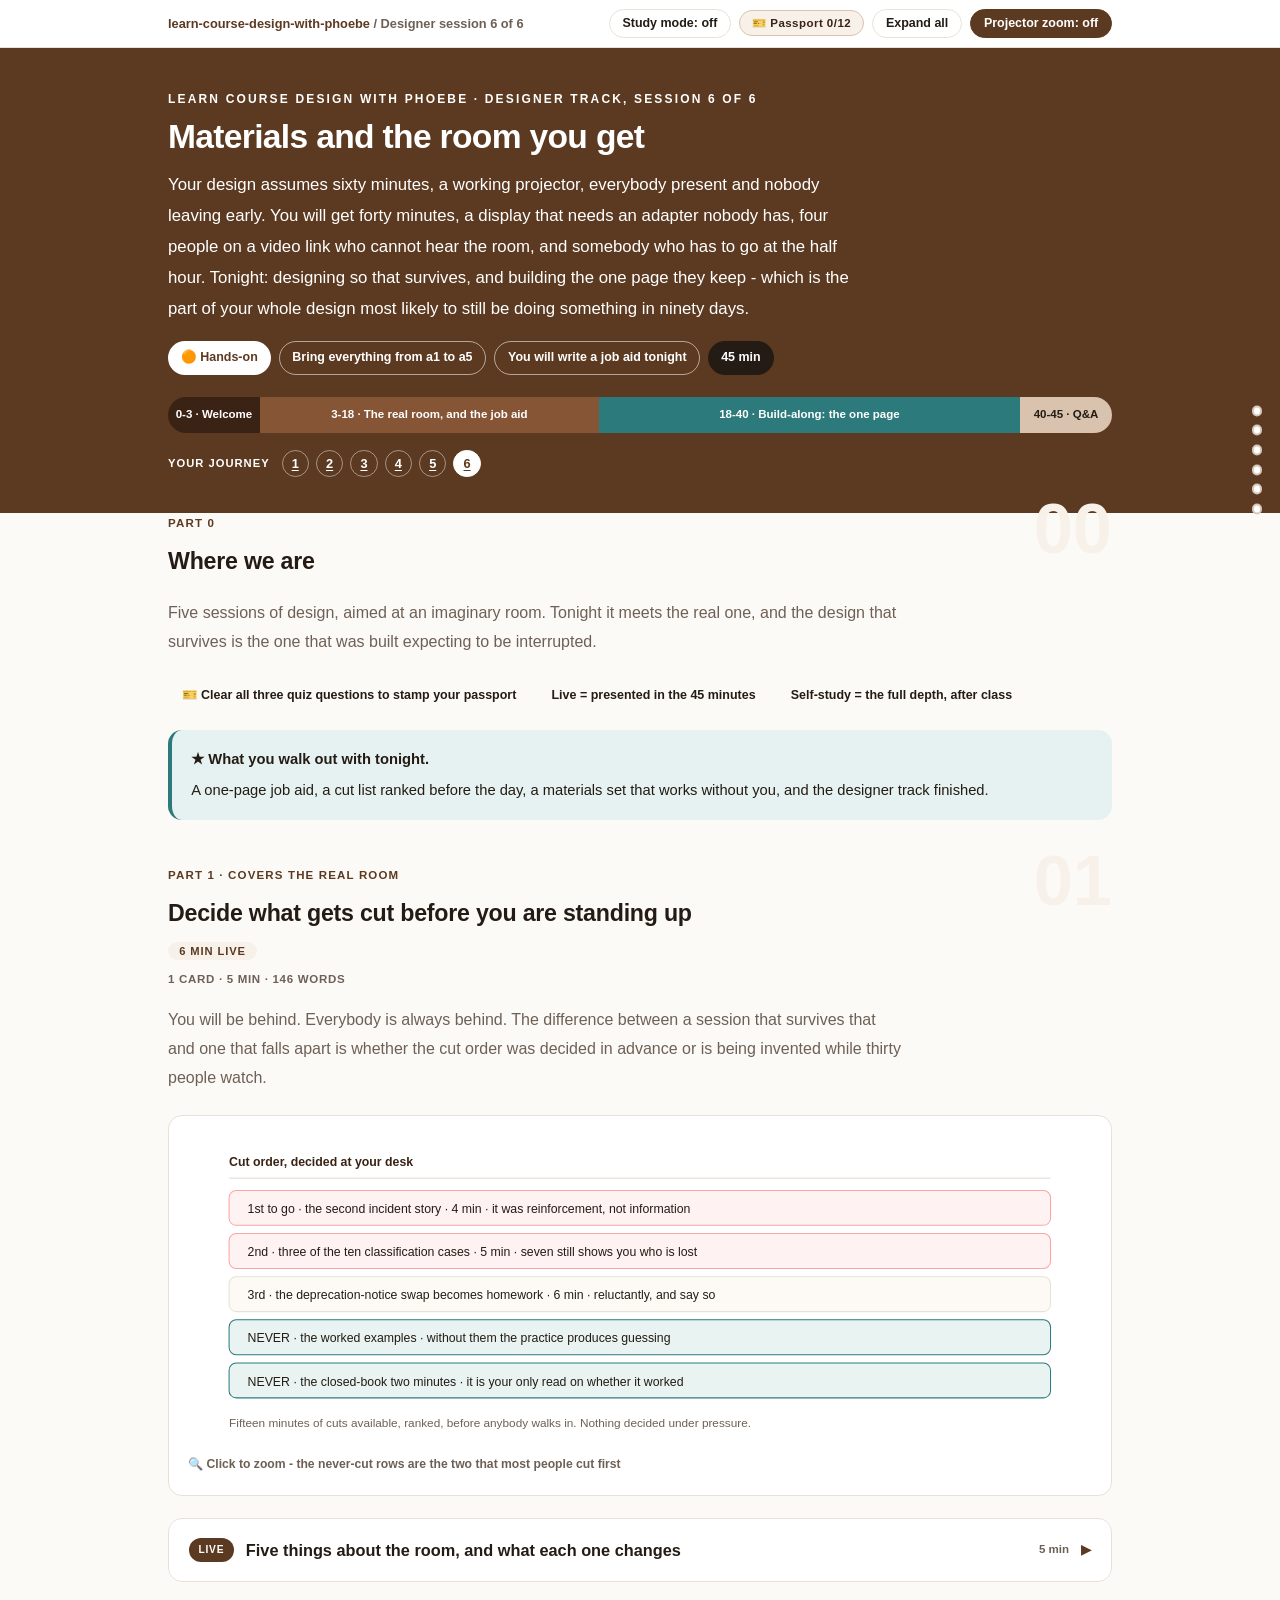
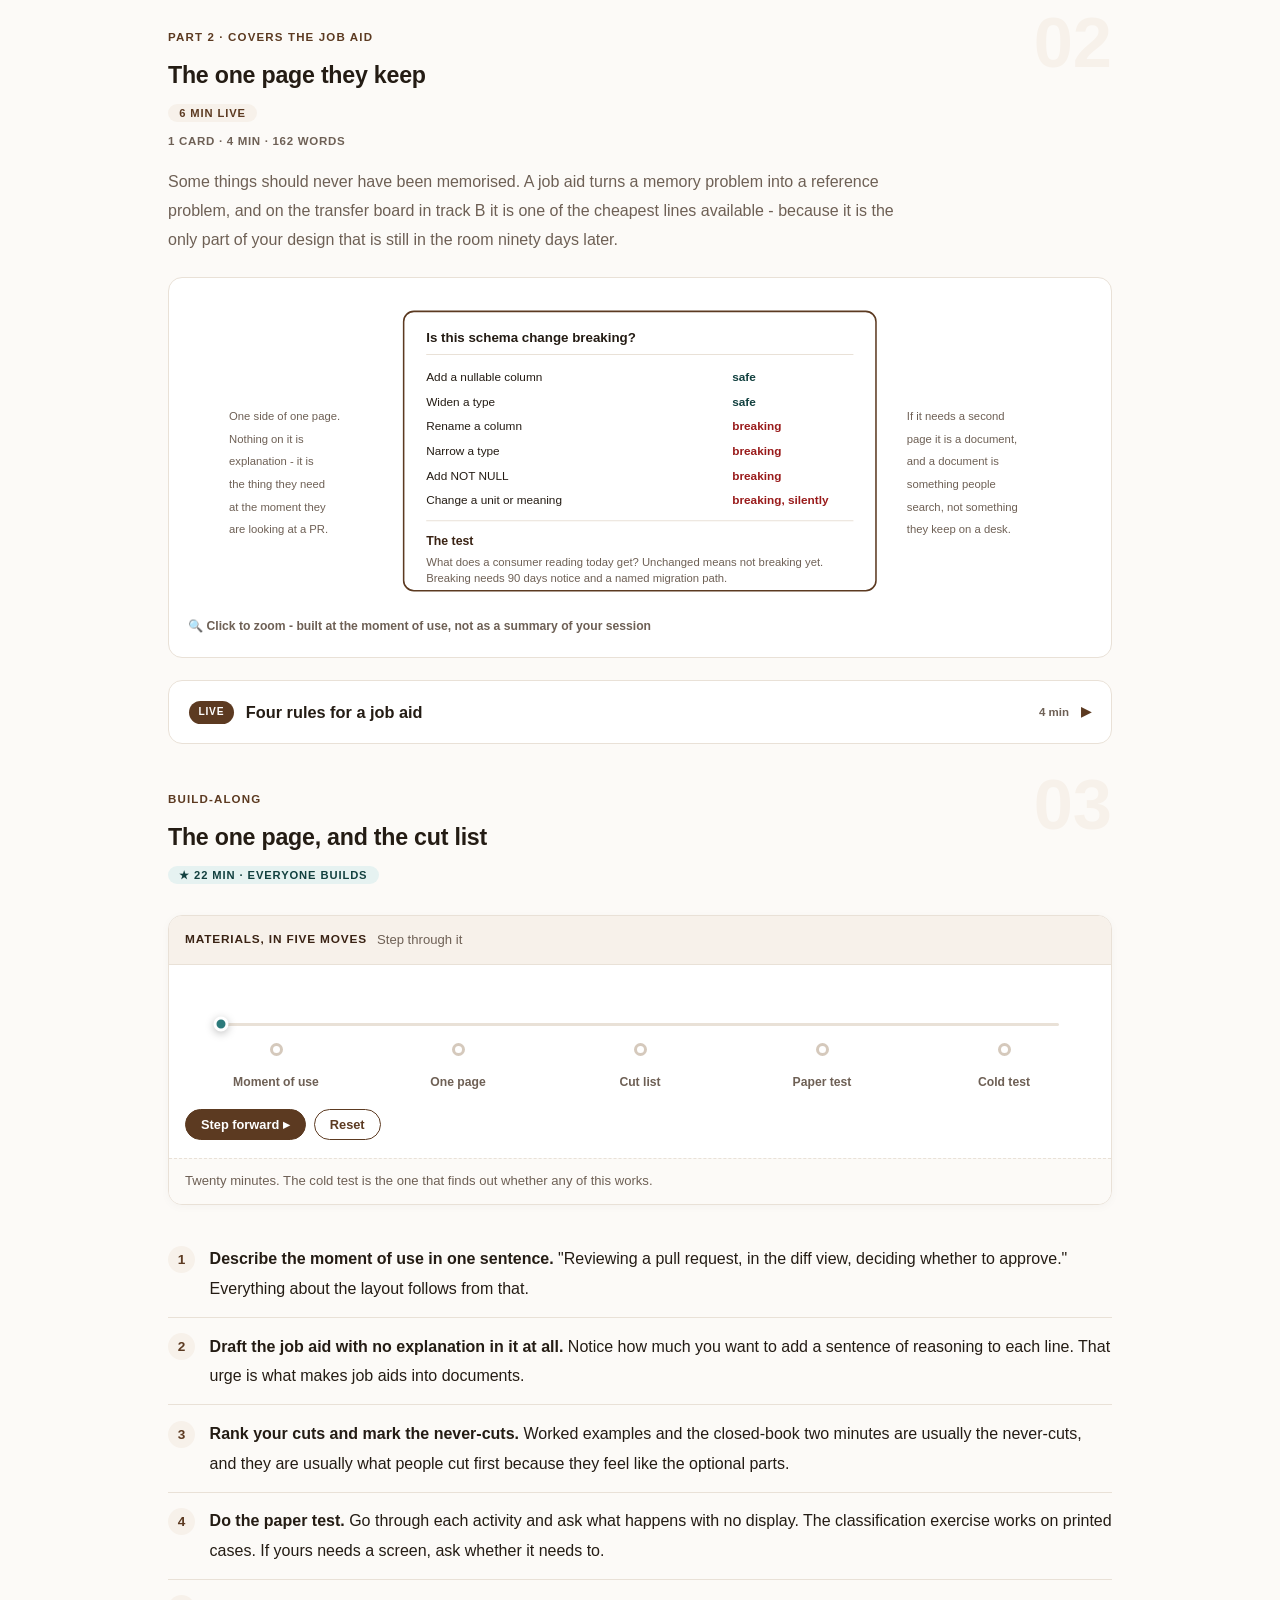
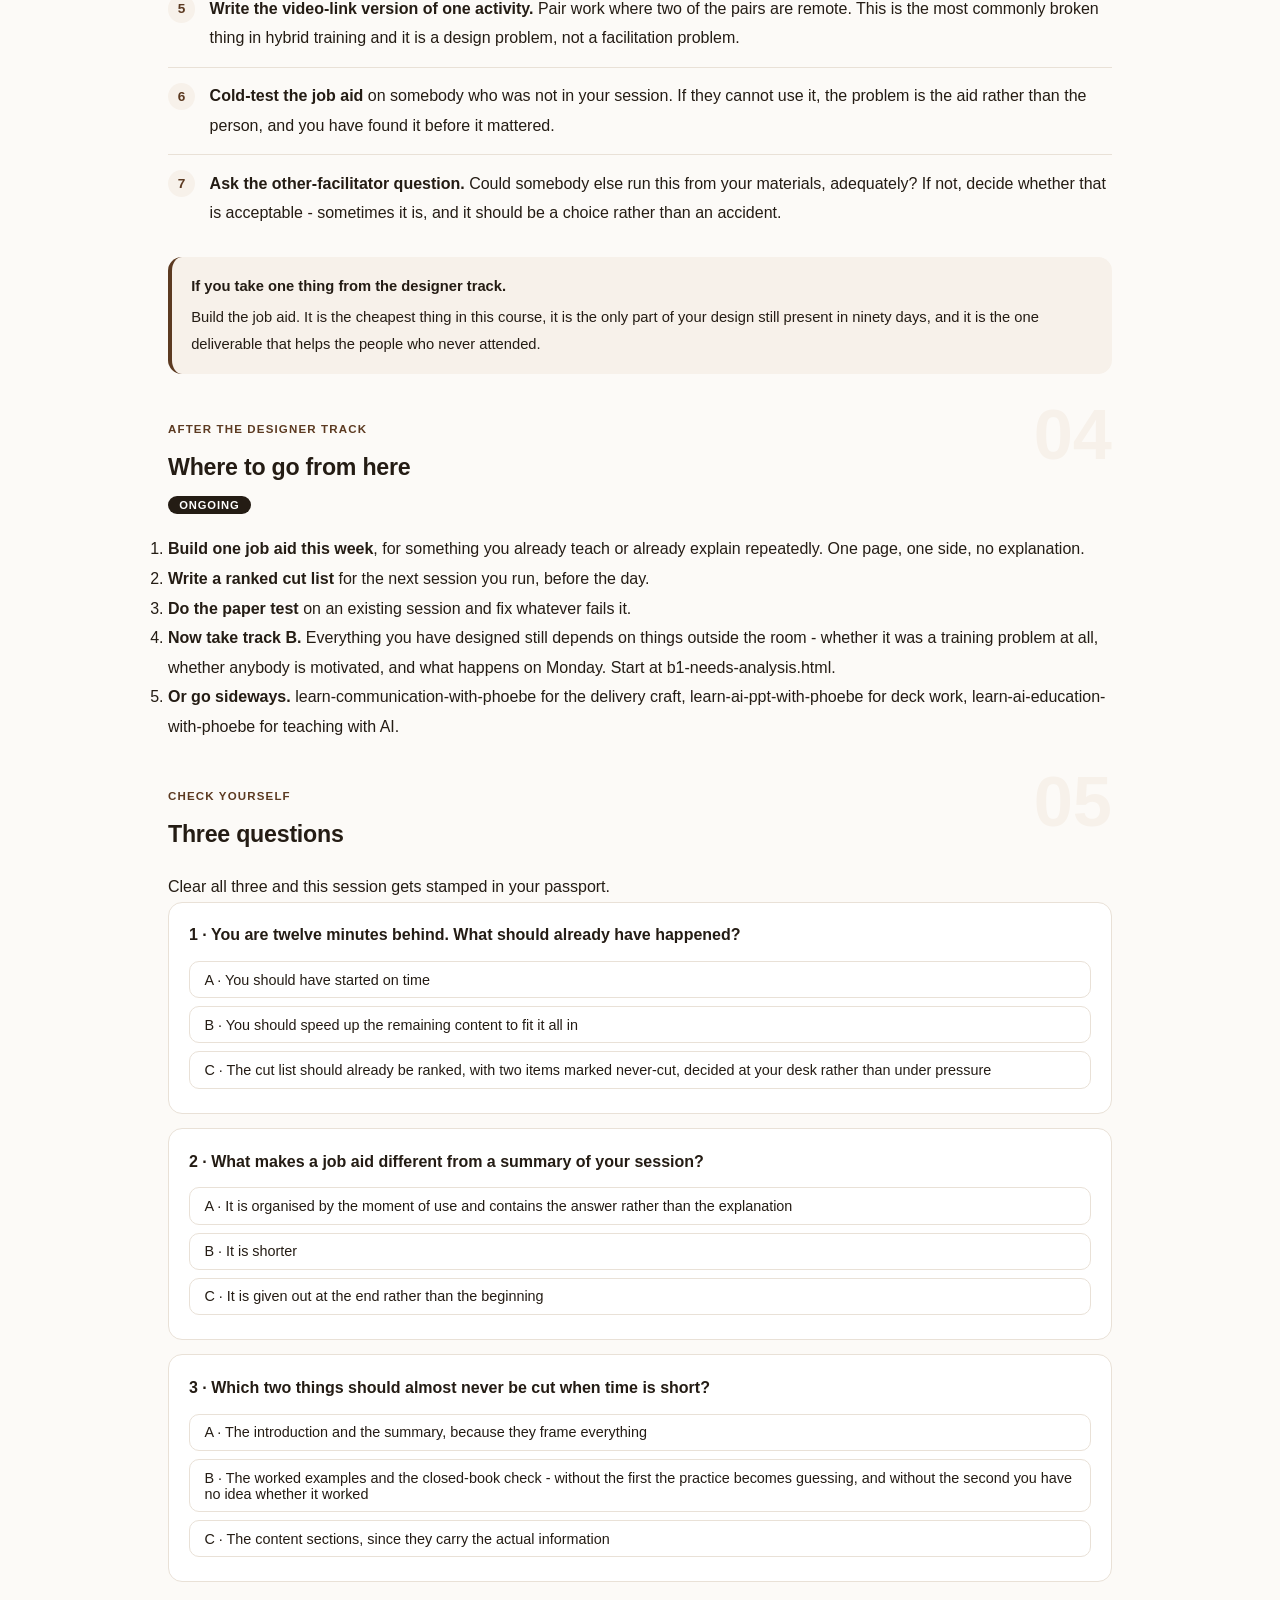
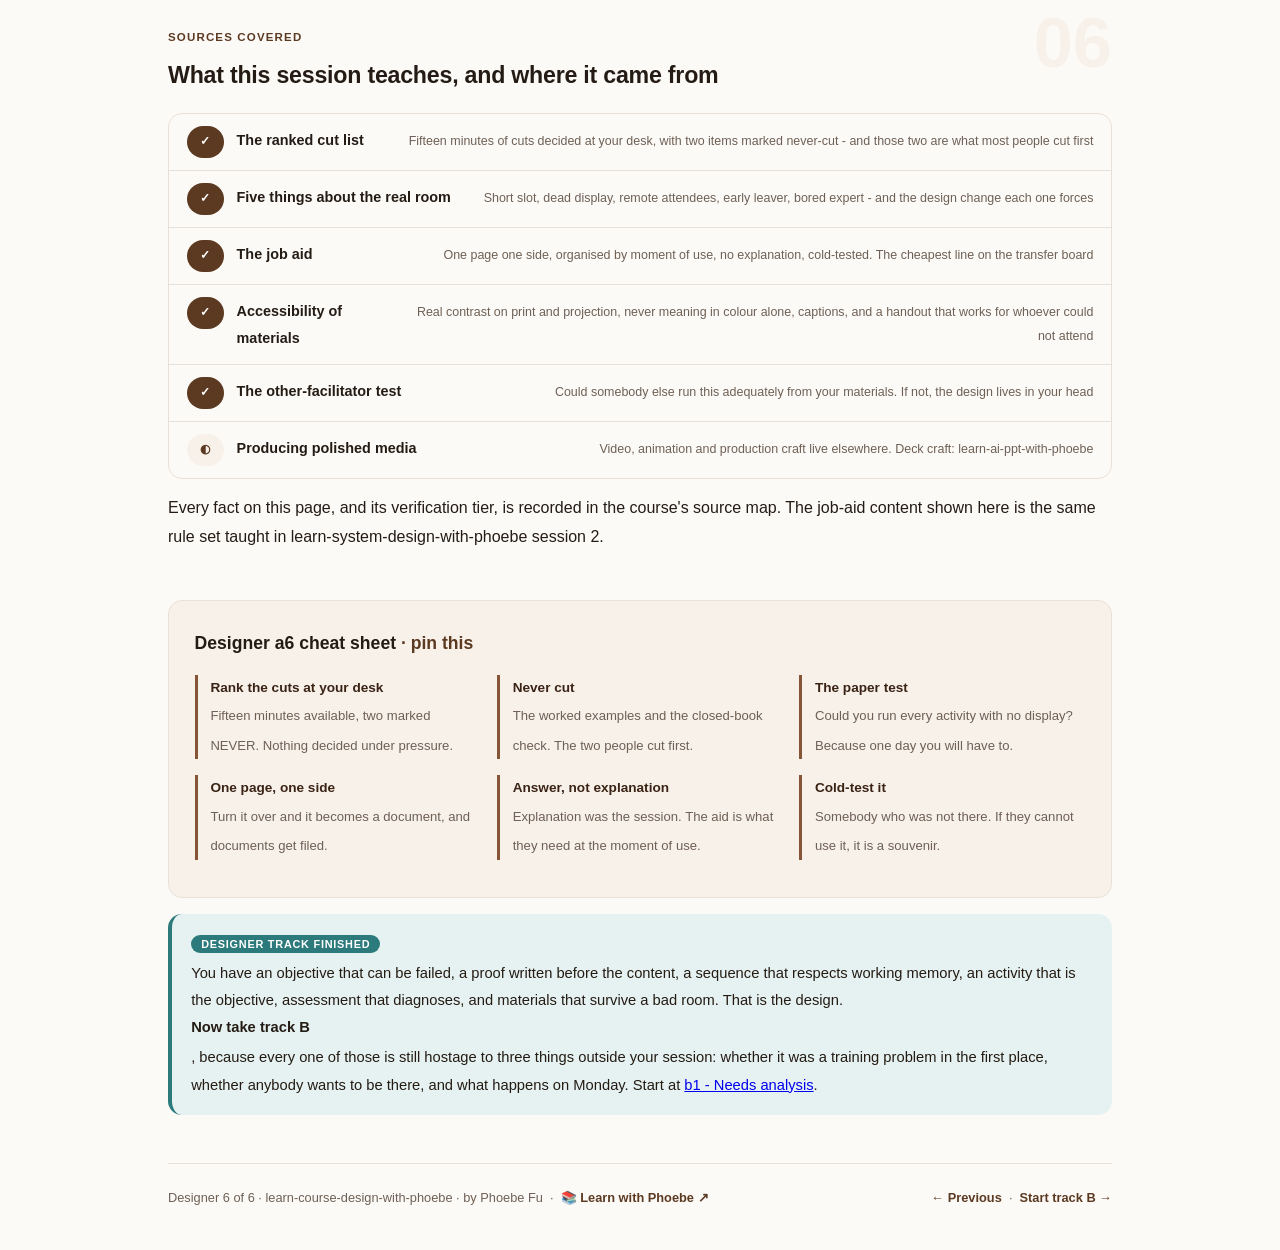
<file: courses/a6-materials-and-the-room.html>
<!DOCTYPE html>
<html lang="en">
<head>
<meta charset="UTF-8">
<meta name="viewport" content="width=device-width, initial-scale=1.0">
<!-- social:start -->
<meta name="description" content="Designer session 6 of 6. Forty minutes not sixty, a broken projector, four people on a link. The one-page job aid they keep, and materials that still work without you standing next to them.">
<meta property="og:type" content="article">
<meta property="og:site_name" content="Learn with Phoebe">
<meta property="og:title" content="Materials and the room you get - learn course design with phoebe">
<meta property="og:description" content="Designer session 6 of 6. Design for the room you get, not the one in your head.">
<meta property="og:url" content="https://phoebefu6.github.io/learn-course-design-with-phoebe/courses/a6-materials-and-the-room.html">
<meta property="og:image" content="https://phoebefu6.github.io/learn-course-design-with-phoebe/assets/og-cover.png">
<meta property="og:image:width" content="1200">
<meta property="og:image:height" content="630">
<meta name="twitter:card" content="summary_large_image">
<meta name="twitter:title" content="Materials and the room you get - learn course design with phoebe">
<meta name="twitter:description" content="Designer session 6 of 6. The job aid, and the room you actually get.">
<meta name="twitter:image" content="https://phoebefu6.github.io/learn-course-design-with-phoebe/assets/og-cover.png">
<!-- social:end -->
<title>Designer 6 · Materials and the room you get - learn course design with phoebe</title>
<link rel="stylesheet" href="../assets/style.css?v=24">
</head>
<body>

<div class="toolbar">
  <div class="wrap">
    <span class="crumb"><a href="../index.html">learn-course-design-with-phoebe</a> / Designer session 6 of 6</span>
    <button class="btn" id="toggle-all" type="button">Expand all</button>
    <button class="btn primary" id="zoom-toggle" type="button">Projector zoom: off</button>
  </div>
</div>

<header class="masthead">
  <div class="wrap">
    <div class="eyebrow">Learn Course Design with Phoebe · Designer track, session 6 of 6</div>
    <h1>Materials and the <span class="accent">room you get</span></h1>
    <p class="sub">Your design assumes sixty minutes, a working projector, everybody present and nobody leaving early. You will get forty minutes, a display that needs an adapter nobody has, four people on a video link who cannot hear the room, and somebody who has to go at the half hour. Tonight: designing so that survives, and building the one page they keep - which is the part of your whole design most likely to still be doing something in ninety days.</p>
    <div class="chip-row">
      <span class="chip level">🟠 Hands-on</span>
      <span class="chip audience">Bring everything from a1 to a5</span>
      <span class="chip audience">You will write a job aid tonight</span>
      <span class="chip time">45 min</span>
    </div>
    <div class="agenda">
      <span class="a1" style="flex:1">0-3 · Welcome</span>
      <span class="a2" style="flex:4">3-18 · The real room, and the job aid</span>
      <span class="a3" style="flex:5">18-40 · Build-along: the one page</span>
      <span class="a4" style="flex:1">40-45 · Q&amp;A</span>
    </div>
  </div>
</header>

<main class="wrap">

  <!-- ============ INTRO ============ -->
  <section class="section" id="intro">
    <div class="section-kicker">
      <span class="klabel">Part 0</span>
      <h2>Where we are</h2>
    </div>
    <p class="lede">Five sessions of design, aimed at an imaginary room. Tonight it meets the real one, and the design that survives is the one that was built expecting to be interrupted.</p>

    <div class="legend">
      <span class="pill">🎫 Clear all three quiz questions to stamp your passport</span>
      <span class="pill">Live = presented in the 45 minutes</span>
      <span class="pill">Self-study = the full depth, after class</span>
    </div>

    <div class="callout win">
      <p><strong>★ What you walk out with tonight.</strong> A one-page job aid, a cut list ranked before the day, a materials set that works without you, and the designer track finished.</p>
    </div>
  </section>

  <!-- ============ PART 1 ============ -->
  <section class="section" id="part-1">
    <div class="section-kicker">
      <span class="klabel">Part 1 · covers the real room</span>
      <h2>Decide what gets cut before you are standing up</h2>
      <span class="tag concept">6 min live</span>
    </div>
    <p class="lede">You will be behind. Everybody is always behind. The difference between a session that survives that and one that falls apart is whether the cut order was decided in advance or is being invented while thirty people watch.</p>

    <figure class="zoomable">
      <svg viewBox="0 0 880 300" xmlns="http://www.w3.org/2000/svg" role="img" aria-label="A ranked cut list showing which parts of the Daybreak session go first when time is short and which must never be cut">
        <style>
          .k6cH { font: 800 12px Inter, sans-serif; fill: #3A2314; }
          .k6cB { font: 400 12px Inter, sans-serif; fill: #241C14; }
          .k6cN { font: 400 11.5px Inter, sans-serif; fill: #6E6055; }
        </style>
        <text class="k6cH" x="40" y="30">Cut order, decided at your desk</text>
        <line x1="40" y1="42" x2="840" y2="42" stroke="#E9E1D7"/>

        <rect x="40" y="54" width="800" height="34" rx="7" fill="#FEF2F2" stroke="#FCA5A5"/>
        <text class="k6cB" x="58" y="76">1st to go · the second incident story · 4 min · it was reinforcement, not information</text>

        <rect x="40" y="96" width="800" height="34" rx="7" fill="#FEF2F2" stroke="#FCA5A5"/>
        <text class="k6cB" x="58" y="118">2nd · three of the ten classification cases · 5 min · seven still shows you who is lost</text>

        <rect x="40" y="138" width="800" height="34" rx="7" fill="#FDFAF6" stroke="#E9E1D7"/>
        <text class="k6cB" x="58" y="160">3rd · the deprecation-notice swap becomes homework · 6 min · reluctantly, and say so</text>

        <rect x="40" y="180" width="800" height="34" rx="7" fill="#E8F3F2" stroke="#2C7A7B"/>
        <text class="k6cB" x="58" y="202">NEVER · the worked examples · without them the practice produces guessing</text>

        <rect x="40" y="222" width="800" height="34" rx="7" fill="#E8F3F2" stroke="#2C7A7B"/>
        <text class="k6cB" x="58" y="244">NEVER · the closed-book two minutes · it is your only read on whether it worked</text>

        <text class="k6cN" x="40" y="284">Fifteen minutes of cuts available, ranked, before anybody walks in. Nothing decided under pressure.</text>
      </svg>
      <figcaption>🔍 Click to zoom - the never-cut rows are the two that most people cut first</figcaption>
    </figure>

    <details class="card">
      <summary><span class="mode live">Live</span>Five things about the room, and what each one changes<span class="mini">5 min</span><span class="caret">▶</span></summary>
      <div class="body">
        <table class="clean">
          <tr><th>What happens</th><th>What it changes in the design</th></tr>
          <tr><td>You get 40 minutes, not 60</td><td>Your cut list, already ranked. Never improvise this</td></tr>
          <tr><td>The display does not work</td><td>Every activity must be runnable from paper. If a slide is load-bearing, print it</td></tr>
          <tr><td>Four people are on a video link</td><td>They cannot hear the room. Every question gets repeated, and pair work needs a channel they are in</td></tr>
          <tr><td>Somebody leaves at the half hour</td><td>Put the thing that matters most in the first half, on purpose</td></tr>
          <tr><td>Two people already know it</td><td>Give them the ambiguous cases early, or a reviewing role. Bored experts are a facilitation problem you can design away</td></tr>
        </table>
        <div class="callout tip">
          <p>The test that catches most of it: <strong>could somebody else run this from your materials?</strong> Not perfectly - adequately. If the answer is no, the design lives in your head, which means it cannot be repeated, delegated or improved by anybody but you.</p>
        </div>
      </div>
    </details>
  </section>

  <!-- ============ PART 2 ============ -->
  <section class="section" id="part-2">
    <div class="section-kicker">
      <span class="klabel">Part 2 · covers the job aid</span>
      <h2>The one page they keep</h2>
      <span class="tag concept">6 min live</span>
    </div>
    <p class="lede">Some things should never have been memorised. A job aid turns a memory problem into a reference problem, and on the transfer board in track B it is one of the cheapest lines available - because it is the only part of your design that is still in the room ninety days later.</p>

    <figure class="zoomable">
      <svg viewBox="0 0 880 300" xmlns="http://www.w3.org/2000/svg" role="img" aria-label="A one-page job aid for classifying a schema change, showing the six change types and the notice rule">
        <style>
          .k6jH { font: 800 12px Inter, sans-serif; fill: #3A2314; }
          .k6jT { font: 800 13px Inter, sans-serif; fill: #241C14; }
          .k6jB { font: 400 11.5px Inter, sans-serif; fill: #241C14; }
          .k6jN { font: 400 11px Inter, sans-serif; fill: #6E6055; }
          .k6jG { font: 700 11.5px Inter, sans-serif; fill: #12403F; }
          .k6jR { font: 700 11.5px Inter, sans-serif; fill: #991B1B; }
        </style>
        <rect x="210" y="14" width="460" height="272" rx="10" fill="#fff" stroke="#5C3A21" stroke-width="1.5"/>
        <text class="k6jT" x="232" y="44">Is this schema change breaking?</text>
        <line x1="232" y1="56" x2="648" y2="56" stroke="#E9E1D7"/>

        <text class="k6jB" x="232" y="82">Add a nullable column</text>
        <text class="k6jG" x="530" y="82">safe</text>
        <text class="k6jB" x="232" y="106">Widen a type</text>
        <text class="k6jG" x="530" y="106">safe</text>
        <text class="k6jB" x="232" y="130">Rename a column</text>
        <text class="k6jR" x="530" y="130">breaking</text>
        <text class="k6jB" x="232" y="154">Narrow a type</text>
        <text class="k6jR" x="530" y="154">breaking</text>
        <text class="k6jB" x="232" y="178">Add NOT NULL</text>
        <text class="k6jR" x="530" y="178">breaking</text>
        <text class="k6jB" x="232" y="202">Change a unit or meaning</text>
        <text class="k6jR" x="530" y="202">breaking, silently</text>

        <line x1="232" y1="218" x2="648" y2="218" stroke="#E9E1D7"/>
        <text class="k6jH" x="232" y="242">The test</text>
        <text class="k6jN" x="232" y="262">What does a consumer reading today get? Unchanged means not breaking yet.</text>
        <text class="k6jN" x="232" y="278">Breaking needs 90 days notice and a named migration path.</text>

        <text class="k6jN" x="40" y="120">One side of one page.</text>
        <text class="k6jN" x="40" y="142">Nothing on it is</text>
        <text class="k6jN" x="40" y="164">explanation - it is</text>
        <text class="k6jN" x="40" y="186">the thing they need</text>
        <text class="k6jN" x="40" y="208">at the moment they</text>
        <text class="k6jN" x="40" y="230">are looking at a PR.</text>

        <text class="k6jN" x="700" y="120">If it needs a second</text>
        <text class="k6jN" x="700" y="142">page it is a document,</text>
        <text class="k6jN" x="700" y="164">and a document is</text>
        <text class="k6jN" x="700" y="186">something people</text>
        <text class="k6jN" x="700" y="208">search, not something</text>
        <text class="k6jN" x="700" y="230">they keep on a desk.</text>
      </svg>
      <figcaption>🔍 Click to zoom - built at the moment of use, not as a summary of your session</figcaption>
    </figure>

    <details class="card">
      <summary><span class="mode live">Live</span>Four rules for a job aid<span class="mini">4 min</span><span class="caret">▶</span></summary>
      <div class="body">
        <ul>
          <li><strong>One page, one side.</strong> The moment it turns over it becomes a document, and documents get filed rather than kept.</li>
          <li><strong>Organised by the moment of use, not by your session.</strong> They are looking at a pull request. What do they need in that second? Not your section order.</li>
          <li><strong>No explanation.</strong> Explanation was the session. This is the answer. If a line needs justifying, the justifying belongs in the room and the answer belongs here.</li>
          <li><strong>Test it cold.</strong> Give it to somebody who was not in the session and ask them to use it. If they cannot, it is a souvenir.</li>
        </ul>
        <div class="callout example">
          <span class="ex-pill">The accessibility part, briefly</span>
          <p>Real contrast on printed and projected text - the same 4.5:1 as anywhere else. Never meaning in colour alone: the job aid above says "breaking" as a word, not as a red square. Captions if there is video. And a handout that works for somebody who could not attend, because there is always somebody who could not attend.</p>
        </div>
      </div>
    </details>
  </section>

  <!-- ============ DEMO ============ -->
  <section class="section" id="demo-1">
    <div class="section-kicker">
      <span class="klabel">Build-along</span>
      <h2>The one page, and the cut list</h2>
      <span class="tag demo">★ 22 min · everyone builds</span>
    </div>

    <div class="tick" data-stages="Moment of use|One page|Cut list|Paper test|Cold test" data-title="Materials, in five moves" data-foot="Twenty minutes. The cold test is the one that finds out whether any of this works.">
      <p class="tick-note" data-stage="0"><b>Moment of use.</b> Write down where they will be standing and what will be in front of them when they need this. That scene decides the layout, not your session order.</p>
      <p class="tick-note" data-stage="1"><b>One page.</b> The answer, not the reasoning. If it will not fit, you are still writing a summary of your session rather than a tool.</p>
      <p class="tick-note" data-stage="2"><b>Cut list.</b> Rank fifteen minutes of cuts, and mark two things NEVER. Do it now, at your desk, where nobody is looking at you.</p>
      <p class="tick-note" data-stage="3"><b>Paper test.</b> Could you run every activity if the display failed? If one cannot, either print it or redesign it - and the display will fail eventually.</p>
      <p class="tick-note" data-stage="4"><b>Cold test.</b> Hand the job aid to somebody who was not there. Ask them to classify a change with it. Watch without helping.</p>
    </div>

    <div class="steps">
      <div class="step"><p><strong>Describe the moment of use in one sentence.</strong> "Reviewing a pull request, in the diff view, deciding whether to approve." Everything about the layout follows from that.</p></div>
      <div class="step"><p><strong>Draft the job aid with no explanation in it at all.</strong> Notice how much you want to add a sentence of reasoning to each line. That urge is what makes job aids into documents.</p></div>
      <div class="step"><p><strong>Rank your cuts and mark the never-cuts.</strong> Worked examples and the closed-book two minutes are usually the never-cuts, and they are usually what people cut first because they feel like the optional parts.</p></div>
      <div class="step"><p><strong>Do the paper test.</strong> Go through each activity and ask what happens with no display. The classification exercise works on printed cases. If yours needs a screen, ask whether it needs to.</p></div>
      <div class="step"><p><strong>Write the video-link version of one activity.</strong> Pair work where two of the pairs are remote. This is the most commonly broken thing in hybrid training and it is a design problem, not a facilitation problem.</p></div>
      <div class="step"><p><strong>Cold-test the job aid</strong> on somebody who was not in your session. If they cannot use it, the problem is the aid rather than the person, and you have found it before it mattered.</p></div>
      <div class="step"><p><strong>Ask the other-facilitator question.</strong> Could somebody else run this from your materials, adequately? If not, decide whether that is acceptable - sometimes it is, and it should be a choice rather than an accident.</p></div>
    </div>

    <div class="callout tip">
      <p><strong>If you take one thing from the designer track.</strong> Build the job aid. It is the cheapest thing in this course, it is the only part of your design still present in ninety days, and it is the one deliverable that helps the people who never attended.</p>
    </div>
  </section>

  <!-- ============ HOMEWORK ============ -->
  <section class="section" id="exercise">
    <div class="section-kicker">
      <span class="klabel">After the designer track</span>
      <h2>Where to go from here</h2>
      <span class="tag exercise">ongoing</span>
    </div>
    <ol>
      <li><strong>Build one job aid this week</strong>, for something you already teach or already explain repeatedly. One page, one side, no explanation.</li>
      <li><strong>Write a ranked cut list</strong> for the next session you run, before the day.</li>
      <li><strong>Do the paper test</strong> on an existing session and fix whatever fails it.</li>
      <li><strong>Now take track B.</strong> Everything you have designed still depends on things outside the room - whether it was a training problem at all, whether anybody is motivated, and what happens on Monday. Start at <span class="mono">b1-needs-analysis.html</span>.</li>
      <li><strong>Or go sideways.</strong> <span class="mono">learn-communication-with-phoebe</span> for the delivery craft, <span class="mono">learn-ai-ppt-with-phoebe</span> for deck work, <span class="mono">learn-ai-education-with-phoebe</span> for teaching with AI.</li>
    </ol>
  </section>

  <!-- ============ QUIZ ============ -->
  <section class="section" id="quiz">
    <div class="section-kicker">
      <span class="klabel">Check yourself</span>
      <h2>Three questions</h2>
    </div>
    <p>Clear all three and this session gets stamped in your passport.</p>

    <div class="quiz-q" data-answer="2">
      <p class="qtext">1 · You are twelve minutes behind. What should already have happened?</p>
      <button class="qopt" type="button">A · You should have started on time</button>
      <button class="qopt" type="button">B · You should speed up the remaining content to fit it all in</button>
      <button class="qopt" type="button">C · The cut list should already be ranked, with two items marked never-cut, decided at your desk rather than under pressure</button>
      <p class="qwhy">Everybody runs behind; the variable is whether the cuts were chosen in advance. Speeding up is how the practice gets squeezed and the telling survives, which is exactly backwards - and it is what people do when they are inventing the decision in front of thirty faces.</p>
    </div>

    <div class="quiz-q" data-answer="0">
      <p class="qtext">2 · What makes a job aid different from a summary of your session?</p>
      <button class="qopt" type="button">A · It is organised by the moment of use and contains the answer rather than the explanation</button>
      <button class="qopt" type="button">B · It is shorter</button>
      <button class="qopt" type="button">C · It is given out at the end rather than the beginning</button>
      <p class="qwhy">Length follows from the other two. A summary reproduces your section order and includes reasoning, which is what makes it a document people file. A job aid is laid out for the second they are staring at a pull request, and it answers rather than explains.</p>
    </div>

    <div class="quiz-q" data-answer="1">
      <p class="qtext">3 · Which two things should almost never be cut when time is short?</p>
      <button class="qopt" type="button">A · The introduction and the summary, because they frame everything</button>
      <button class="qopt" type="button">B · The worked examples and the closed-book check - without the first the practice becomes guessing, and without the second you have no idea whether it worked</button>
      <button class="qopt" type="button">C · The content sections, since they carry the actual information</button>
      <p class="qwhy">These are the two people cut first, because they feel like the optional extras around the "real" content. Without worked examples beginners flounder; without the retrieval check you leave the room with no information about whether anything happened.</p>
    </div>

    <p class="quiz-score"></p>
  </section>

  <!-- ============ OFFICIAL COVERAGE ============ -->
  <section class="section" id="official">
    <div class="section-kicker">
      <span class="klabel">Sources covered</span>
      <h2>What this session teaches, and where it came from</h2>
    </div>
    <div class="covered">
      <div class="covered-row"><span class="status pill solid">✓</span><span class="name">The ranked cut list</span><span class="note">Fifteen minutes of cuts decided at your desk, with two items marked never-cut - and those two are what most people cut first</span></div>
      <div class="covered-row"><span class="status pill solid">✓</span><span class="name">Five things about the real room</span><span class="note">Short slot, dead display, remote attendees, early leaver, bored expert - and the design change each one forces</span></div>
      <div class="covered-row"><span class="status pill solid">✓</span><span class="name">The job aid</span><span class="note">One page one side, organised by moment of use, no explanation, cold-tested. The cheapest line on the transfer board</span></div>
      <div class="covered-row"><span class="status pill solid">✓</span><span class="name">Accessibility of materials</span><span class="note">Real contrast on print and projection, never meaning in colour alone, captions, and a handout that works for whoever could not attend</span></div>
      <div class="covered-row"><span class="status pill solid">✓</span><span class="name">The other-facilitator test</span><span class="note">Could somebody else run this adequately from your materials. If not, the design lives in your head</span></div>
      <div class="covered-row"><span class="status pill light">◐</span><span class="name">Producing polished media</span><span class="note">Video, animation and production craft live elsewhere. Deck craft: learn-ai-ppt-with-phoebe</span></div>
    </div>
    <p class="mono" style="margin-top:14px">Every fact on this page, and its verification tier, is recorded in the course's source map. The job-aid content shown here is the same rule set taught in learn-system-design-with-phoebe session 2.</p>
  </section>

  <!-- ============ CHEAT SHEET ============ -->
  <section class="cheat" id="cheatsheet">
    <h3>Designer a6 cheat sheet <span>· pin this</span></h3>
    <div class="grid-2">
      <div class="cheat-item"><b>Rank the cuts at your desk</b><span>Fifteen minutes available, two marked NEVER. Nothing decided under pressure.</span></div>
      <div class="cheat-item"><b>Never cut</b><span>The worked examples and the closed-book check. The two people cut first.</span></div>
      <div class="cheat-item"><b>The paper test</b><span>Could you run every activity with no display? Because one day you will have to.</span></div>
      <div class="cheat-item"><b>One page, one side</b><span>Turn it over and it becomes a document, and documents get filed.</span></div>
      <div class="cheat-item"><b>Answer, not explanation</b><span>Explanation was the session. The aid is what they need at the moment of use.</span></div>
      <div class="cheat-item"><b>Cold-test it</b><span>Somebody who was not there. If they cannot use it, it is a souvenir.</span></div>
    </div>
  </section>

  <div class="callout next">
    <span class="nx-pill">Designer track finished</span>
    <p>You have an objective that can be failed, a proof written before the content, a sequence that respects working memory, an activity that is the objective, assessment that diagnoses, and materials that survive a bad room. That is the design. <strong>Now take track B</strong>, because every one of those is still hostage to three things outside your session: whether it was a training problem in the first place, whether anybody wants to be there, and what happens on Monday. Start at <a href="b1-needs-analysis.html">b1 - Needs analysis</a>.</p>
  </div>

  <footer class="pagefoot">
    <span>Designer 6 of 6 · learn-course-design-with-phoebe · by Phoebe Fu &nbsp;·&nbsp; 📚 <a href="https://phoebefu6.github.io/learn-with-phoebe/">Learn with Phoebe ↗</a></span>
    <span><a href="a5-assessment-and-feedback.html">← Previous</a> &nbsp;·&nbsp; <a href="b1-needs-analysis.html">Start track B →</a></span>
  </footer>

</main>

<script src="../assets/app.js?v=22"></script>
</body>
</html>
</file>
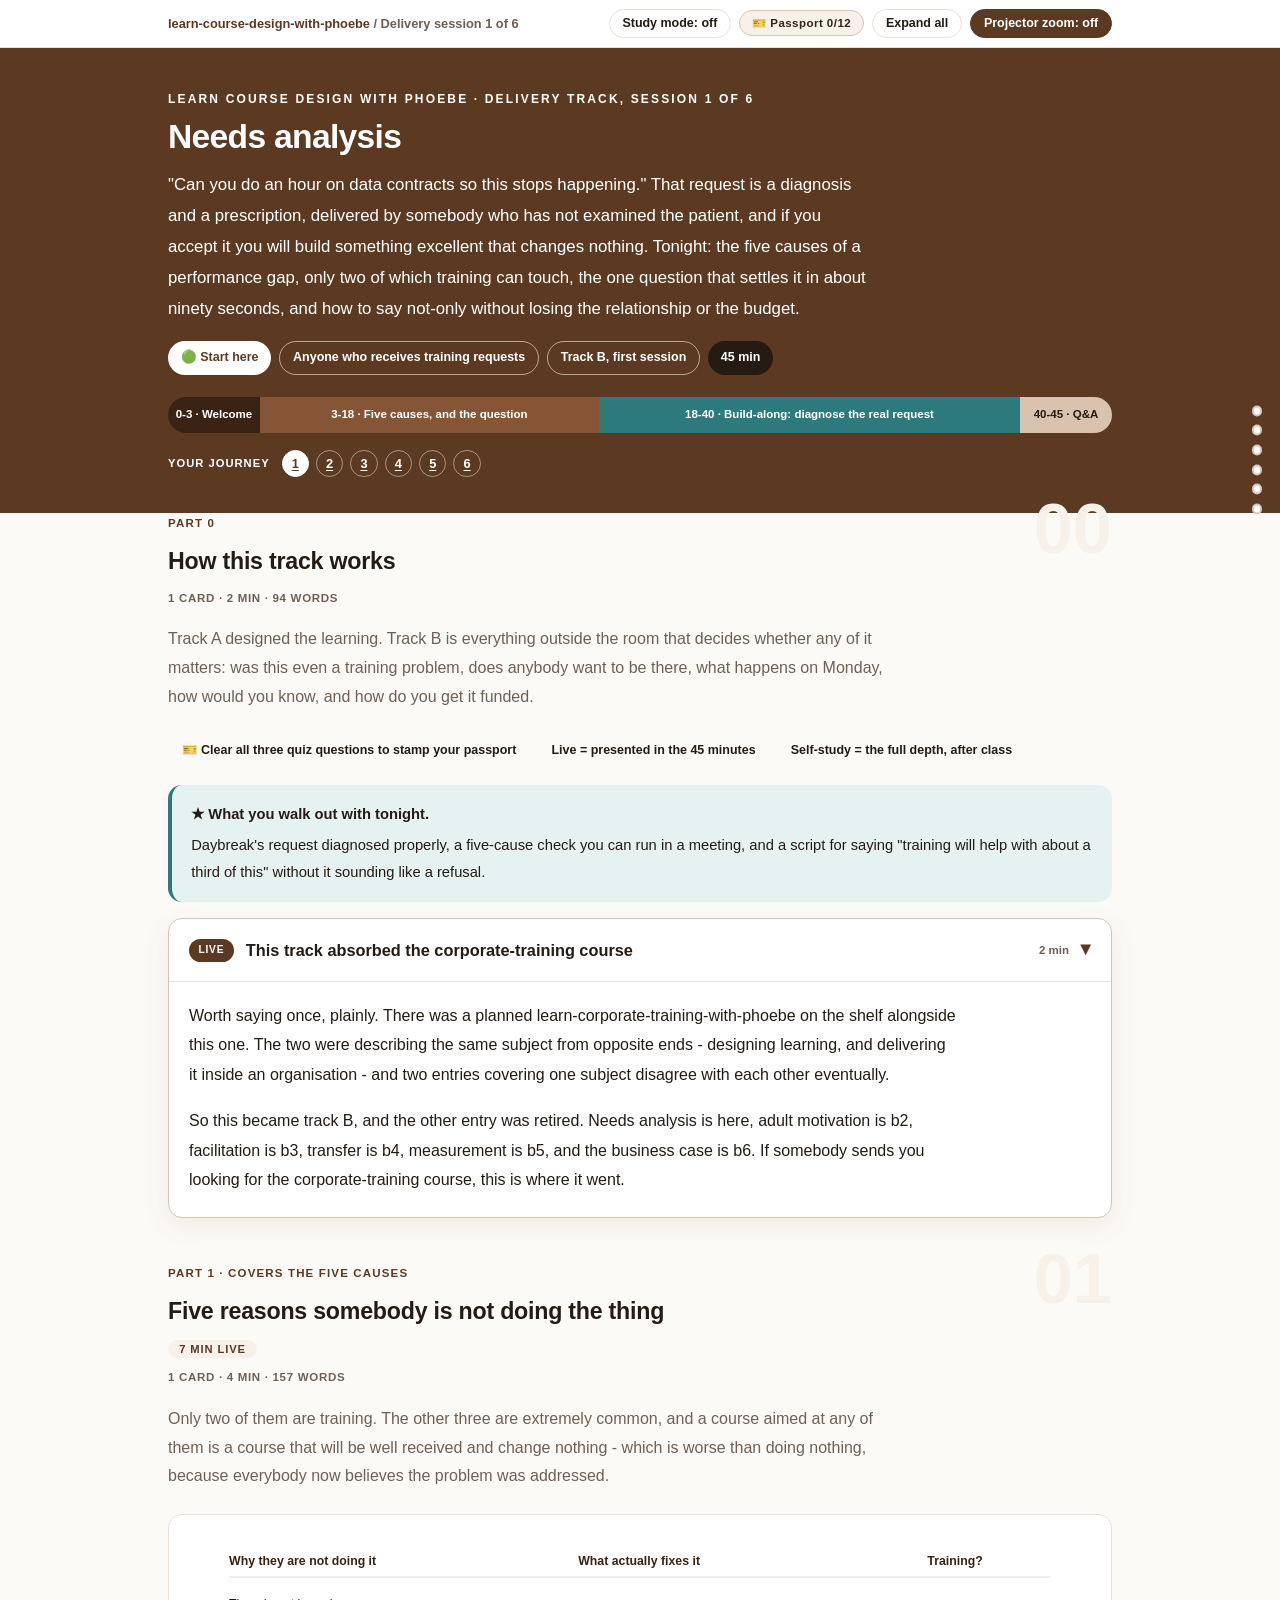
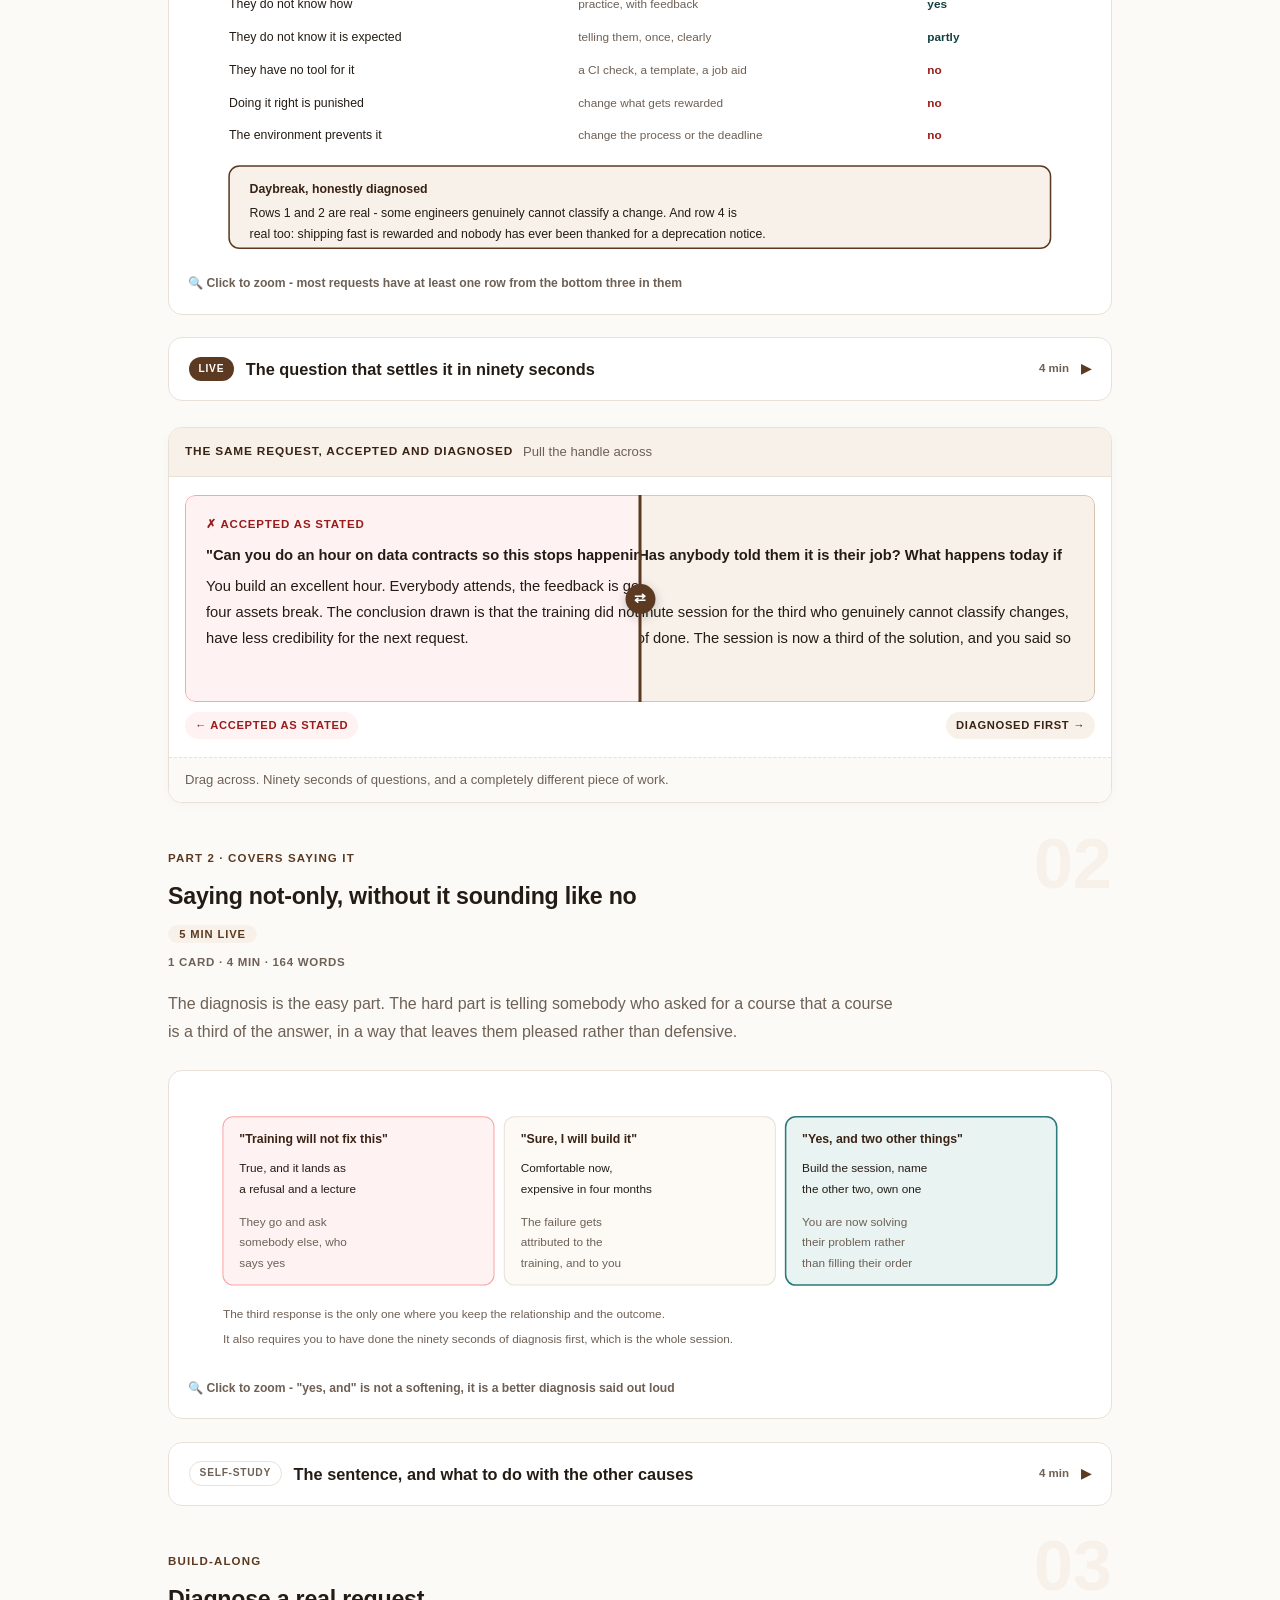
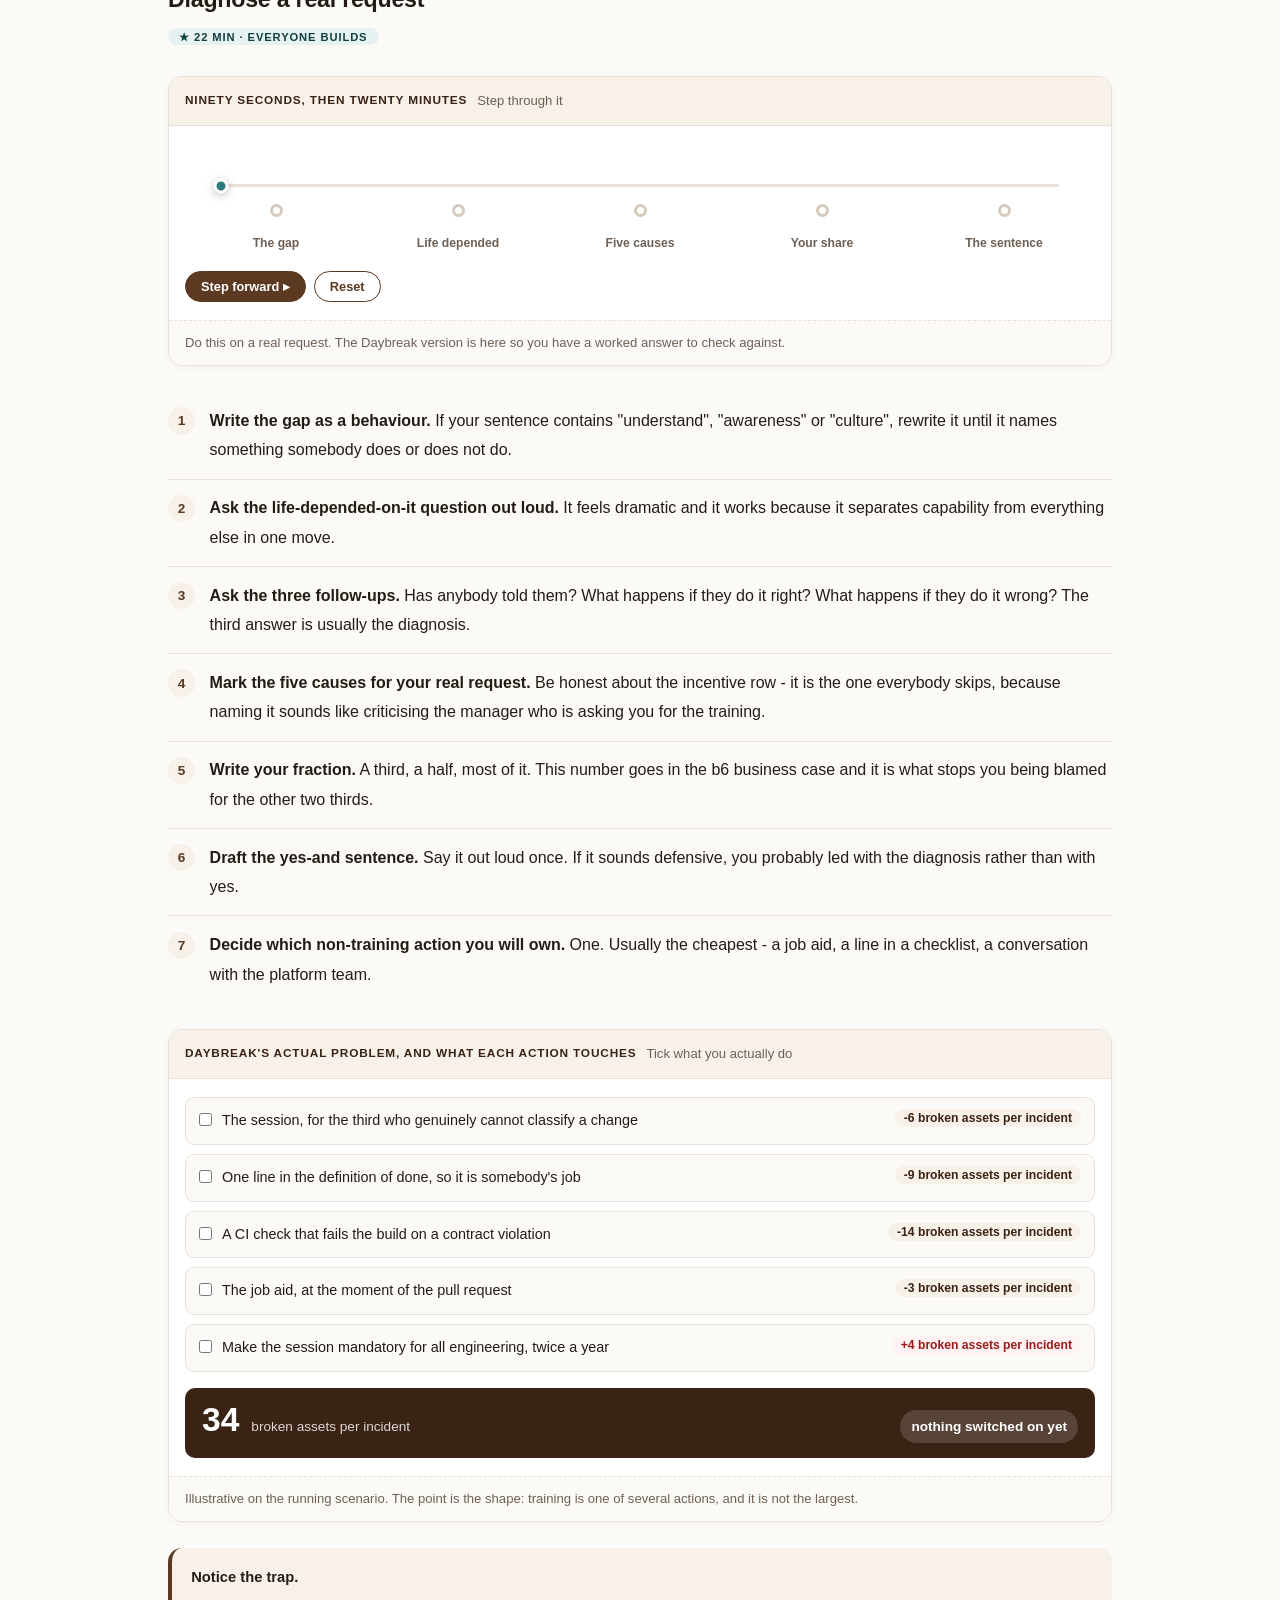
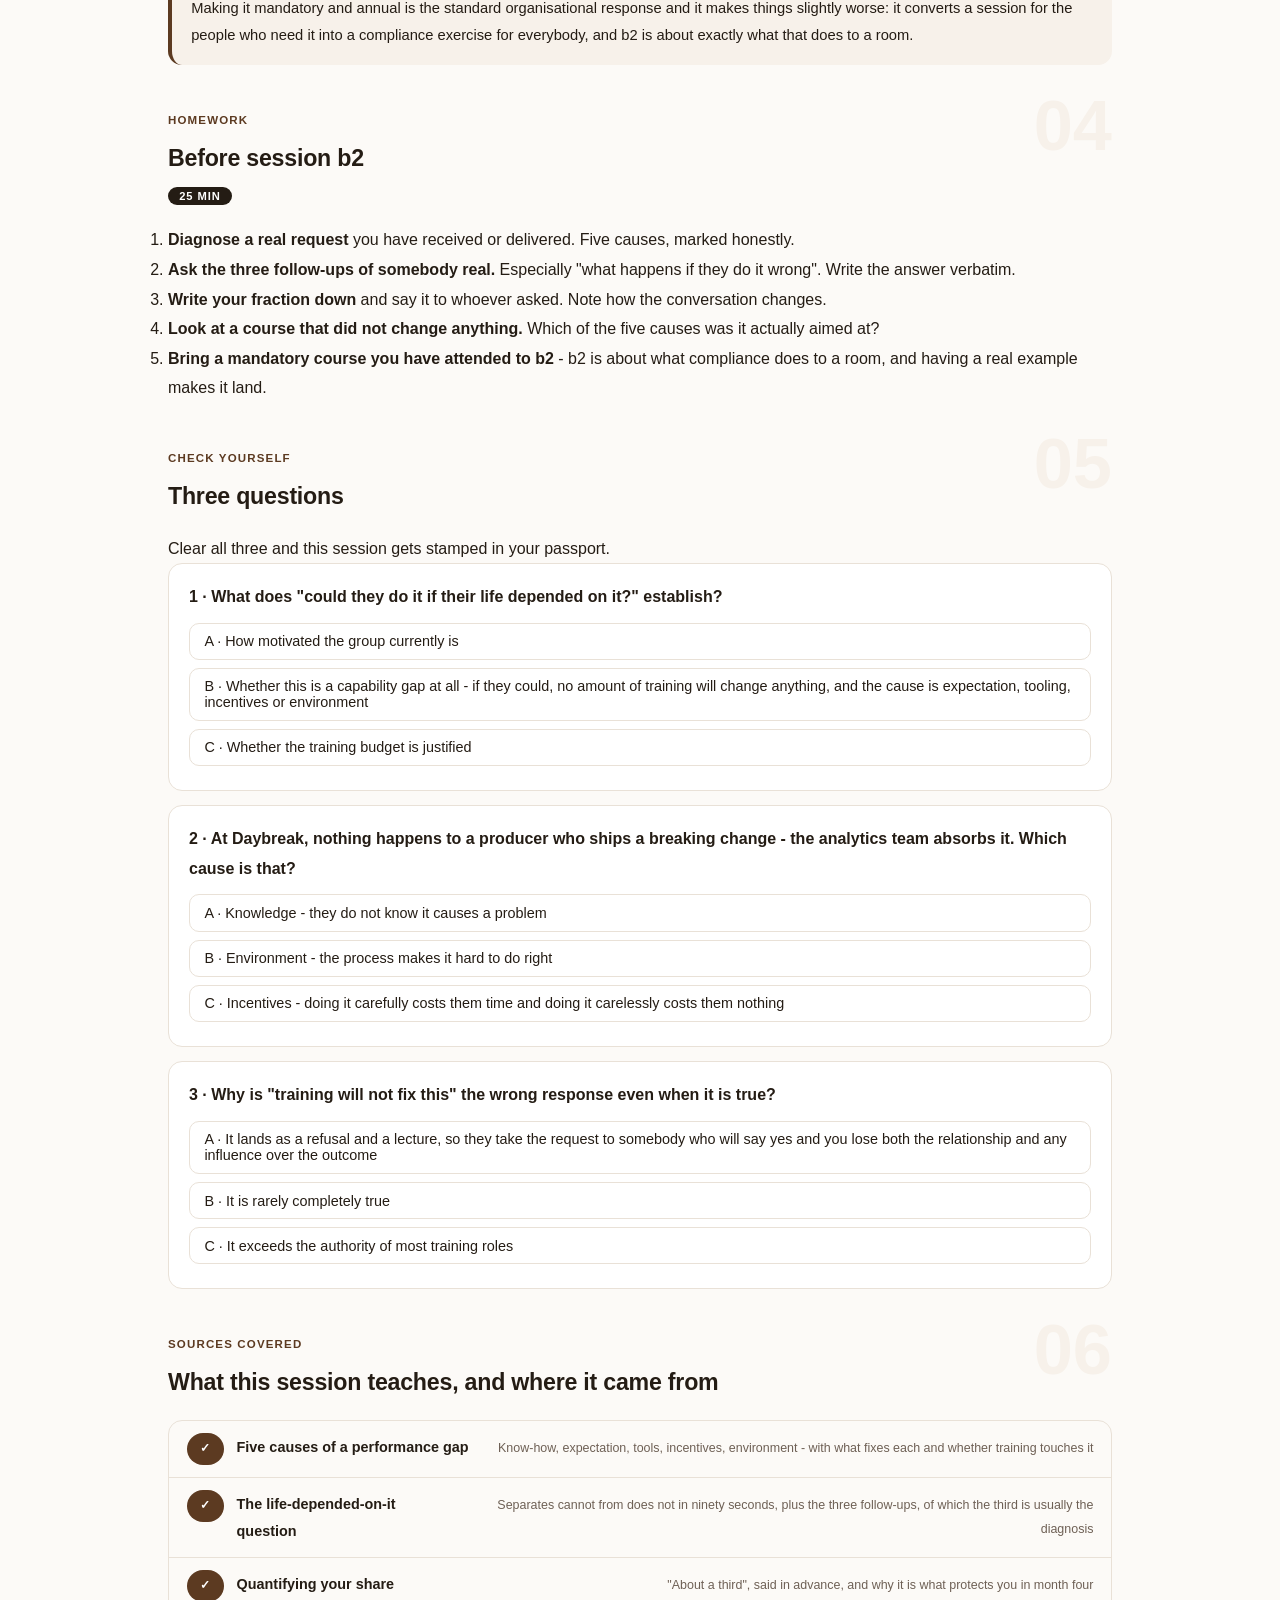
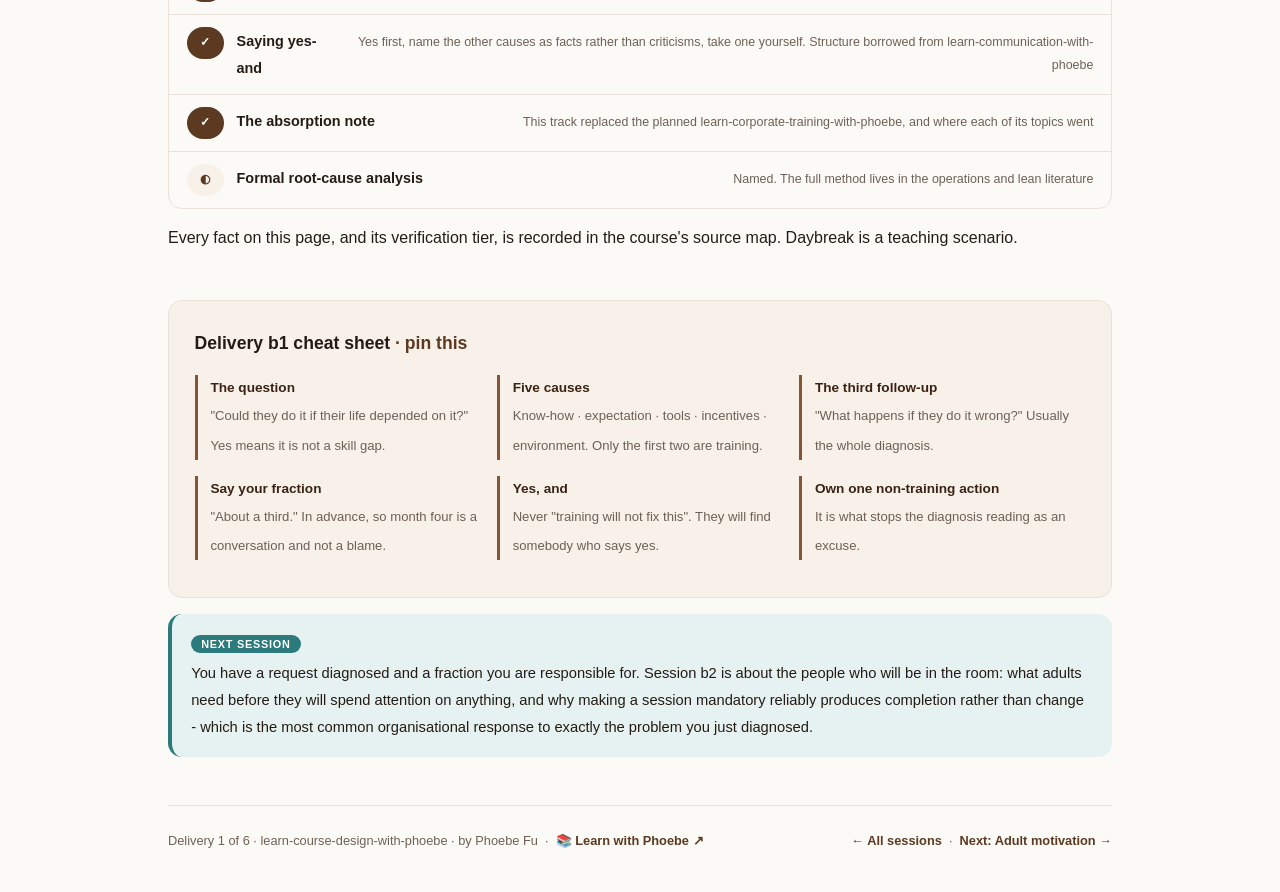
<file: courses/b1-needs-analysis.html>
<!DOCTYPE html>
<html lang="en">
<head>
<meta charset="UTF-8">
<meta name="viewport" content="width=device-width, initial-scale=1.0">
<!-- social:start -->
<meta name="description" content="Delivery session 1 of 6. The training request is usually not a training problem. Five causes of a performance gap, only two of which are training, and the one question that saves the programme.">
<meta property="og:type" content="article">
<meta property="og:site_name" content="Learn with Phoebe">
<meta property="og:title" content="Needs analysis - learn course design with phoebe">
<meta property="og:description" content="Delivery session 1 of 6. Could they do it if their life depended on it?">
<meta property="og:url" content="https://phoebefu6.github.io/learn-course-design-with-phoebe/courses/b1-needs-analysis.html">
<meta property="og:image" content="https://phoebefu6.github.io/learn-course-design-with-phoebe/assets/og-cover.png">
<meta property="og:image:width" content="1200">
<meta property="og:image:height" content="630">
<meta name="twitter:card" content="summary_large_image">
<meta name="twitter:title" content="Needs analysis - learn course design with phoebe">
<meta name="twitter:description" content="Delivery session 1 of 6. Five causes, only two of them training.">
<meta name="twitter:image" content="https://phoebefu6.github.io/learn-course-design-with-phoebe/assets/og-cover.png">
<!-- social:end -->
<title>Delivery 1 · Needs analysis - learn course design with phoebe</title>
<link rel="stylesheet" href="../assets/style.css?v=24">
</head>
<body>

<div class="toolbar">
  <div class="wrap">
    <span class="crumb"><a href="../index.html">learn-course-design-with-phoebe</a> / Delivery session 1 of 6</span>
    <button class="btn" id="toggle-all" type="button">Expand all</button>
    <button class="btn primary" id="zoom-toggle" type="button">Projector zoom: off</button>
  </div>
</div>

<header class="masthead">
  <div class="wrap">
    <div class="eyebrow">Learn Course Design with Phoebe · Delivery track, session 1 of 6</div>
    <h1>Needs <span class="accent">analysis</span></h1>
    <p class="sub">"Can you do an hour on data contracts so this stops happening." That request is a diagnosis and a prescription, delivered by somebody who has not examined the patient, and if you accept it you will build something excellent that changes nothing. Tonight: the five causes of a performance gap, only two of which training can touch, the one question that settles it in about ninety seconds, and how to say not-only without losing the relationship or the budget.</p>
    <div class="chip-row">
      <span class="chip level">🟢 Start here</span>
      <span class="chip audience">Anyone who receives training requests</span>
      <span class="chip audience">Track B, first session</span>
      <span class="chip time">45 min</span>
    </div>
    <div class="agenda">
      <span class="a1" style="flex:1">0-3 · Welcome</span>
      <span class="a2" style="flex:4">3-18 · Five causes, and the question</span>
      <span class="a3" style="flex:5">18-40 · Build-along: diagnose the real request</span>
      <span class="a4" style="flex:1">40-45 · Q&amp;A</span>
    </div>
  </div>
</header>

<main class="wrap">

  <!-- ============ INTRO ============ -->
  <section class="section" id="intro">
    <div class="section-kicker">
      <span class="klabel">Part 0</span>
      <h2>How this track works</h2>
    </div>
    <p class="lede">Track A designed the learning. Track B is everything outside the room that decides whether any of it matters: was this even a training problem, does anybody want to be there, what happens on Monday, how would you know, and how do you get it funded.</p>

    <div class="legend">
      <span class="pill">🎫 Clear all three quiz questions to stamp your passport</span>
      <span class="pill">Live = presented in the 45 minutes</span>
      <span class="pill">Self-study = the full depth, after class</span>
    </div>

    <div class="callout win">
      <p><strong>★ What you walk out with tonight.</strong> Daybreak's request diagnosed properly, a five-cause check you can run in a meeting, and a script for saying "training will help with about a third of this" without it sounding like a refusal.</p>
    </div>

    <details class="card" open>
      <summary><span class="mode live">Live</span>This track absorbed the corporate-training course<span class="mini">2 min</span><span class="caret">▶</span></summary>
      <div class="body">
        <p>Worth saying once, plainly. There was a planned <span class="mono">learn-corporate-training-with-phoebe</span> on the shelf alongside this one. The two were describing the same subject from opposite ends - designing learning, and delivering it inside an organisation - and two entries covering one subject disagree with each other eventually.</p>
        <p>So this became track B, and the other entry was retired. Needs analysis is here, adult motivation is b2, facilitation is b3, transfer is b4, measurement is b5, and the business case is b6. If somebody sends you looking for the corporate-training course, this is where it went.</p>
      </div>
    </details>
  </section>

  <!-- ============ PART 1 ============ -->
  <section class="section" id="part-1">
    <div class="section-kicker">
      <span class="klabel">Part 1 · covers the five causes</span>
      <h2>Five reasons somebody is not doing the thing</h2>
      <span class="tag concept">7 min live</span>
    </div>
    <p class="lede">Only two of them are training. The other three are extremely common, and a course aimed at any of them is a course that will be well received and change nothing - which is worse than doing nothing, because everybody now believes the problem was addressed.</p>

    <figure class="zoomable">
      <svg viewBox="0 0 880 320" xmlns="http://www.w3.org/2000/svg" role="img" aria-label="Five causes of a performance gap with what fixes each and whether training helps">
        <style>
          .n1cH { font: 800 12px Inter, sans-serif; fill: #3A2314; }
          .n1cB { font: 400 12px Inter, sans-serif; fill: #241C14; }
          .n1cN { font: 400 11.5px Inter, sans-serif; fill: #6E6055; }
          .n1cG { font: 700 11.5px Inter, sans-serif; fill: #12403F; }
          .n1cR { font: 700 11.5px Inter, sans-serif; fill: #991B1B; }
        </style>
        <text class="n1cH" x="40" y="30">Why they are not doing it</text>
        <text class="n1cH" x="380" y="30">What actually fixes it</text>
        <text class="n1cH" x="720" y="30">Training?</text>
        <line x1="40" y1="42" x2="840" y2="42" stroke="#E9E1D7"/>

        <text class="n1cB" x="40" y="72">They do not know how</text>
        <text class="n1cN" x="380" y="72">practice, with feedback</text>
        <text class="n1cG" x="720" y="72">yes</text>

        <text class="n1cB" x="40" y="104">They do not know it is expected</text>
        <text class="n1cN" x="380" y="104">telling them, once, clearly</text>
        <text class="n1cG" x="720" y="104">partly</text>

        <text class="n1cB" x="40" y="136">They have no tool for it</text>
        <text class="n1cN" x="380" y="136">a CI check, a template, a job aid</text>
        <text class="n1cR" x="720" y="136">no</text>

        <text class="n1cB" x="40" y="168">Doing it right is punished</text>
        <text class="n1cN" x="380" y="168">change what gets rewarded</text>
        <text class="n1cR" x="720" y="168">no</text>

        <text class="n1cB" x="40" y="200">The environment prevents it</text>
        <text class="n1cN" x="380" y="200">change the process or the deadline</text>
        <text class="n1cR" x="720" y="200">no</text>

        <rect x="40" y="226" width="800" height="80" rx="10" fill="#F7F1EA" stroke="#5C3A21" stroke-width="1.5"/>
        <text class="n1cH" x="60" y="252">Daybreak, honestly diagnosed</text>
        <text class="n1cB" x="60" y="276">Rows 1 and 2 are real - some engineers genuinely cannot classify a change. And row 4 is</text>
        <text class="n1cB" x="60" y="296">real too: shipping fast is rewarded and nobody has ever been thanked for a deprecation notice.</text>
      </svg>
      <figcaption>🔍 Click to zoom - most requests have at least one row from the bottom three in them</figcaption>
    </figure>

    <details class="card">
      <summary><span class="mode live">Live</span>The question that settles it in ninety seconds<span class="mini">4 min</span><span class="caret">▶</span></summary>
      <div class="body">
        <p><strong>"Could they do it if their life depended on it?"</strong></p>
        <p>If the answer is yes - if, with enough at stake, they would get it right - then it is not a skill gap, and no amount of training will help. What you are looking at is expectation, tooling, incentive or environment.</p>
        <p>Run it on Daybreak: could a senior engineer, told their job depended on correctly classifying this schema change, get it right? <em>Mostly yes.</em> Which tells you immediately that a pure skills course is aimed at maybe a third of the problem.</p>
        <div class="callout example">
          <span class="ex-pill">The follow-up questions, in order</span>
          <p><strong>"Has anybody ever told them this is their job?"</strong> Often nobody has.<br>
          <strong>"What happens today if they do it right?"</strong> At Daybreak: nothing. The PR takes longer.<br>
          <strong>"What happens if they do it wrong?"</strong> Also nothing, for them - the analytics team absorbs it at 08:40.<br>
          That third answer is usually the whole diagnosis, and no course fixes it.</p>
        </div>
      </div>
    </details>

    <div class="wipe" data-title="The same request, accepted and diagnosed" data-label-a="Accepted as stated" data-label-b="Diagnosed first" data-foot="Drag across. Ninety seconds of questions, and a completely different piece of work.">
      <div class="wipe-a">
        <p><strong>"Can you do an hour on data contracts so this stops happening?" - "Sure."</strong></p>
        <p>You build an excellent hour. Everybody attends, the feedback is good, and four months later a producer renames a column and thirty-four assets break. The conclusion drawn is that the training did not work, or that engineers do not care. Neither is true, and you now have less credibility for the next request.</p>
      </div>
      <div class="wipe-b">
        <p><strong>"Before I build it - could they do it if their life depended on it? Has anybody told them it is their job? What happens today if they do it right?"</strong></p>
        <p>"Mostly yes. Probably not. Nothing, it just takes longer." So: a 40-minute session for the third who genuinely cannot classify changes, a CI check that fails the build, and one line in the team's definition of done. The session is now a third of the solution, and you said so in advance.</p>
      </div>
    </div>
  </section>

  <!-- ============ PART 2 ============ -->
  <section class="section" id="part-2">
    <div class="section-kicker">
      <span class="klabel">Part 2 · covers saying it</span>
      <h2>Saying not-only, without it sounding like no</h2>
      <span class="tag concept">5 min live</span>
    </div>
    <p class="lede">The diagnosis is the easy part. The hard part is telling somebody who asked for a course that a course is a third of the answer, in a way that leaves them pleased rather than defensive.</p>

    <figure class="zoomable">
      <svg viewBox="0 0 880 270" xmlns="http://www.w3.org/2000/svg" role="img" aria-label="Three ways to respond to a training request that is not only a training problem">
        <style>
          .n1sH { font: 800 12px Inter, sans-serif; fill: #3A2314; }
          .n1sB { font: 400 11.5px Inter, sans-serif; fill: #241C14; }
          .n1sN { font: 400 11.5px Inter, sans-serif; fill: #6E6055; }
        </style>
        <rect x="34" y="26" width="264" height="164" rx="10" fill="#FEF2F2" stroke="#FCA5A5"/>
        <text class="n1sH" x="50" y="52" fill="#991B1B">"Training will not fix this"</text>
        <text class="n1sB" x="50" y="80">True, and it lands as</text>
        <text class="n1sB" x="50" y="100">a refusal and a lecture</text>
        <text class="n1sN" x="50" y="132">They go and ask</text>
        <text class="n1sN" x="50" y="152">somebody else, who</text>
        <text class="n1sN" x="50" y="172">says yes</text>

        <rect x="308" y="26" width="264" height="164" rx="10" fill="#FDFAF6" stroke="#E9E1D7"/>
        <text class="n1sH" x="324" y="52">"Sure, I will build it"</text>
        <text class="n1sB" x="324" y="80">Comfortable now,</text>
        <text class="n1sB" x="324" y="100">expensive in four months</text>
        <text class="n1sN" x="324" y="132">The failure gets</text>
        <text class="n1sN" x="324" y="152">attributed to the</text>
        <text class="n1sN" x="324" y="172">training, and to you</text>

        <rect x="582" y="26" width="264" height="164" rx="10" fill="#E8F3F2" stroke="#2C7A7B" stroke-width="1.5"/>
        <text class="n1sH" x="598" y="52">"Yes, and two other things"</text>
        <text class="n1sB" x="598" y="80">Build the session, name</text>
        <text class="n1sB" x="598" y="100">the other two, own one</text>
        <text class="n1sN" x="598" y="132">You are now solving</text>
        <text class="n1sN" x="598" y="152">their problem rather</text>
        <text class="n1sN" x="598" y="172">than filling their order</text>

        <text class="n1sN" x="34" y="222">The third response is the only one where you keep the relationship and the outcome.</text>
        <text class="n1sN" x="34" y="246">It also requires you to have done the ninety seconds of diagnosis first, which is the whole session.</text>
      </svg>
      <figcaption>🔍 Click to zoom - "yes, and" is not a softening, it is a better diagnosis said out loud</figcaption>
    </figure>

    <details class="card">
      <summary><span class="mode self">Self-study</span>The sentence, and what to do with the other causes<span class="mini">4 min</span><span class="caret">▶</span></summary>
      <div class="body">
        <p>The shape that works, borrowed straight from <span class="mono">learn-communication-with-phoebe</span> - ask first, then the options:</p>
        <p><em>"Yes, and I think it gets you about a third of the way. The other two thirds are that nobody has told them it is their job, and that today a careful producer just gets a slower pull request. I will build the session. Can you own the definition-of-done line, and shall I ask platform about a CI check?"</em></p>
        <ul>
          <li><strong>Say yes first.</strong> They asked for something reasonable and refusing it is the fastest way to have the conversation end.</li>
          <li><strong>Quantify your share.</strong> "About a third" is honest, memorable, and sets the expectation you will be measured against in b5.</li>
          <li><strong>Name the other causes as facts, not criticisms.</strong> "Nobody has told them" is a gap; "your team does not care" is an accusation about the same gap.</li>
          <li><strong>Take one of them yourself.</strong> Owning one non-training action is what stops this reading as an excuse, and it is usually the cheapest one.</li>
        </ul>
      </div>
    </details>
  </section>

  <!-- ============ DEMO ============ -->
  <section class="section" id="demo-1">
    <div class="section-kicker">
      <span class="klabel">Build-along</span>
      <h2>Diagnose a real request</h2>
      <span class="tag demo">★ 22 min · everyone builds</span>
    </div>

    <div class="tick" data-stages="The gap|Life depended|Five causes|Your share|The sentence" data-title="Ninety seconds, then twenty minutes" data-foot="Do this on a real request. The Daybreak version is here so you have a worked answer to check against.">
      <p class="tick-note" data-stage="0"><b>The gap, behaviourally.</b> Not "they do not understand contracts". What is somebody doing or not doing? "Producers ship schema changes without checking consumers." Now it is observable.</p>
      <p class="tick-note" data-stage="1"><b>Could they, if it mattered enormously?</b> Yes means it is not a skill gap for most of them. Ninety seconds, and it reframes the whole request.</p>
      <p class="tick-note" data-stage="2"><b>Five causes.</b> Know-how, expectation, tools, incentives, environment. Mark which apply. Most requests have two or three, and rarely only the first.</p>
      <p class="tick-note" data-stage="3"><b>Your share.</b> What fraction is genuinely training? Write the number. It will be smaller than the request assumed, and saying it early is what protects you in month four.</p>
      <p class="tick-note" data-stage="4"><b>The sentence.</b> Yes, and. Name the other causes, take one, ask them to own one. Write it before the meeting.</p>
    </div>

    <div class="steps">
      <div class="step"><p><strong>Write the gap as a behaviour.</strong> If your sentence contains "understand", "awareness" or "culture", rewrite it until it names something somebody does or does not do.</p></div>
      <div class="step"><p><strong>Ask the life-depended-on-it question out loud.</strong> It feels dramatic and it works because it separates capability from everything else in one move.</p></div>
      <div class="step"><p><strong>Ask the three follow-ups.</strong> Has anybody told them? What happens if they do it right? What happens if they do it wrong? The third answer is usually the diagnosis.</p></div>
      <div class="step"><p><strong>Mark the five causes for your real request.</strong> Be honest about the incentive row - it is the one everybody skips, because naming it sounds like criticising the manager who is asking you for the training.</p></div>
      <div class="step"><p><strong>Write your fraction.</strong> A third, a half, most of it. This number goes in the b6 business case and it is what stops you being blamed for the other two thirds.</p></div>
      <div class="step"><p><strong>Draft the yes-and sentence.</strong> Say it out loud once. If it sounds defensive, you probably led with the diagnosis rather than with yes.</p></div>
      <div class="step"><p><strong>Decide which non-training action you will own.</strong> One. Usually the cheapest - a job aid, a line in a checklist, a conversation with the platform team.</p></div>
    </div>

    <div class="stakes" data-base="34" data-unit="broken assets per incident" data-lower-is-better="1" data-title="Daybreak's actual problem, and what each action touches" data-foot="Illustrative on the running scenario. The point is the shape: training is one of several actions, and it is not the largest.">
      <label><input type="checkbox" data-delta="-6"> The session, for the third who genuinely cannot classify a change</label>
      <label><input type="checkbox" data-delta="-9"> One line in the definition of done, so it is somebody's job</label>
      <label><input type="checkbox" data-delta="-14"> A CI check that fails the build on a contract violation</label>
      <label><input type="checkbox" data-delta="-3"> The job aid, at the moment of the pull request</label>
      <label><input type="checkbox" data-delta="4" data-trap="1"> Make the session mandatory for all engineering, twice a year</label>
    </div>

    <div class="callout tip">
      <p><strong>Notice the trap.</strong> Making it mandatory and annual is the standard organisational response and it makes things slightly worse: it converts a session for the people who need it into a compliance exercise for everybody, and b2 is about exactly what that does to a room.</p>
    </div>
  </section>

  <!-- ============ HOMEWORK ============ -->
  <section class="section" id="exercise">
    <div class="section-kicker">
      <span class="klabel">Homework</span>
      <h2>Before session b2</h2>
      <span class="tag exercise">25 min</span>
    </div>
    <ol>
      <li><strong>Diagnose a real request</strong> you have received or delivered. Five causes, marked honestly.</li>
      <li><strong>Ask the three follow-ups of somebody real.</strong> Especially "what happens if they do it wrong". Write the answer verbatim.</li>
      <li><strong>Write your fraction down</strong> and say it to whoever asked. Note how the conversation changes.</li>
      <li><strong>Look at a course that did not change anything.</strong> Which of the five causes was it actually aimed at?</li>
      <li><strong>Bring a mandatory course you have attended to b2</strong> - b2 is about what compliance does to a room, and having a real example makes it land.</li>
    </ol>
  </section>

  <!-- ============ QUIZ ============ -->
  <section class="section" id="quiz">
    <div class="section-kicker">
      <span class="klabel">Check yourself</span>
      <h2>Three questions</h2>
    </div>
    <p>Clear all three and this session gets stamped in your passport.</p>

    <div class="quiz-q" data-answer="1">
      <p class="qtext">1 · What does "could they do it if their life depended on it?" establish?</p>
      <button class="qopt" type="button">A · How motivated the group currently is</button>
      <button class="qopt" type="button">B · Whether this is a capability gap at all - if they could, no amount of training will change anything, and the cause is expectation, tooling, incentives or environment</button>
      <button class="qopt" type="button">C · Whether the training budget is justified</button>
      <p class="qwhy">It separates "cannot" from "does not", which is the single most useful split in this discipline and takes about ninety seconds. Training only ever addresses "cannot", and a large share of requests are about "does not".</p>
    </div>

    <div class="quiz-q" data-answer="2">
      <p class="qtext">2 · At Daybreak, nothing happens to a producer who ships a breaking change - the analytics team absorbs it. Which cause is that?</p>
      <button class="qopt" type="button">A · Knowledge - they do not know it causes a problem</button>
      <button class="qopt" type="button">B · Environment - the process makes it hard to do right</button>
      <button class="qopt" type="button">C · Incentives - doing it carefully costs them time and doing it carelessly costs them nothing</button>
      <p class="qwhy">This is the row people skip, because naming it sounds like criticising the manager asking for the training. It is also frequently the largest share of the problem, and no course has ever fixed an incentive.</p>
    </div>

    <div class="quiz-q" data-answer="0">
      <p class="qtext">3 · Why is "training will not fix this" the wrong response even when it is true?</p>
      <button class="qopt" type="button">A · It lands as a refusal and a lecture, so they take the request to somebody who will say yes and you lose both the relationship and any influence over the outcome</button>
      <button class="qopt" type="button">B · It is rarely completely true</button>
      <button class="qopt" type="button">C · It exceeds the authority of most training roles</button>
      <p class="qwhy">Being right is not the same as being useful. "Yes, and it gets you about a third of the way - here are the other two thirds, I will take one" keeps you in the conversation, and it is a better diagnosis rather than a softer one.</p>
    </div>

    <p class="quiz-score"></p>
  </section>

  <!-- ============ OFFICIAL COVERAGE ============ -->
  <section class="section" id="official">
    <div class="section-kicker">
      <span class="klabel">Sources covered</span>
      <h2>What this session teaches, and where it came from</h2>
    </div>
    <div class="covered">
      <div class="covered-row"><span class="status pill solid">✓</span><span class="name">Five causes of a performance gap</span><span class="note">Know-how, expectation, tools, incentives, environment - with what fixes each and whether training touches it</span></div>
      <div class="covered-row"><span class="status pill solid">✓</span><span class="name">The life-depended-on-it question</span><span class="note">Separates cannot from does not in ninety seconds, plus the three follow-ups, of which the third is usually the diagnosis</span></div>
      <div class="covered-row"><span class="status pill solid">✓</span><span class="name">Quantifying your share</span><span class="note">"About a third", said in advance, and why it is what protects you in month four</span></div>
      <div class="covered-row"><span class="status pill solid">✓</span><span class="name">Saying yes-and</span><span class="note">Yes first, name the other causes as facts rather than criticisms, take one yourself. Structure borrowed from learn-communication-with-phoebe</span></div>
      <div class="covered-row"><span class="status pill solid">✓</span><span class="name">The absorption note</span><span class="note">This track replaced the planned learn-corporate-training-with-phoebe, and where each of its topics went</span></div>
      <div class="covered-row"><span class="status pill light">◐</span><span class="name">Formal root-cause analysis</span><span class="note">Named. The full method lives in the operations and lean literature</span></div>
    </div>
    <p class="mono" style="margin-top:14px">Every fact on this page, and its verification tier, is recorded in the course's source map. Daybreak is a teaching scenario.</p>
  </section>

  <!-- ============ CHEAT SHEET ============ -->
  <section class="cheat" id="cheatsheet">
    <h3>Delivery b1 cheat sheet <span>· pin this</span></h3>
    <div class="grid-2">
      <div class="cheat-item"><b>The question</b><span>"Could they do it if their life depended on it?" Yes means it is not a skill gap.</span></div>
      <div class="cheat-item"><b>Five causes</b><span>Know-how · expectation · tools · incentives · environment. Only the first two are training.</span></div>
      <div class="cheat-item"><b>The third follow-up</b><span>"What happens if they do it wrong?" Usually the whole diagnosis.</span></div>
      <div class="cheat-item"><b>Say your fraction</b><span>"About a third." In advance, so month four is a conversation and not a blame.</span></div>
      <div class="cheat-item"><b>Yes, and</b><span>Never "training will not fix this". They will find somebody who says yes.</span></div>
      <div class="cheat-item"><b>Own one non-training action</b><span>It is what stops the diagnosis reading as an excuse.</span></div>
    </div>
  </section>

  <div class="callout next">
    <span class="nx-pill">Next session</span>
    <p>You have a request diagnosed and a fraction you are responsible for. Session b2 is about the people who will be in the room: what adults need before they will spend attention on anything, and why making a session mandatory reliably produces completion rather than change - which is the most common organisational response to exactly the problem you just diagnosed.</p>
  </div>

  <footer class="pagefoot">
    <span>Delivery 1 of 6 · learn-course-design-with-phoebe · by Phoebe Fu &nbsp;·&nbsp; 📚 <a href="https://phoebefu6.github.io/learn-with-phoebe/">Learn with Phoebe ↗</a></span>
    <span><a href="../index.html">← All sessions</a> &nbsp;·&nbsp; <a href="b2-adult-motivation.html">Next: Adult motivation →</a></span>
  </footer>

</main>

<script src="../assets/app.js?v=22"></script>
</body>
</html>
</file>
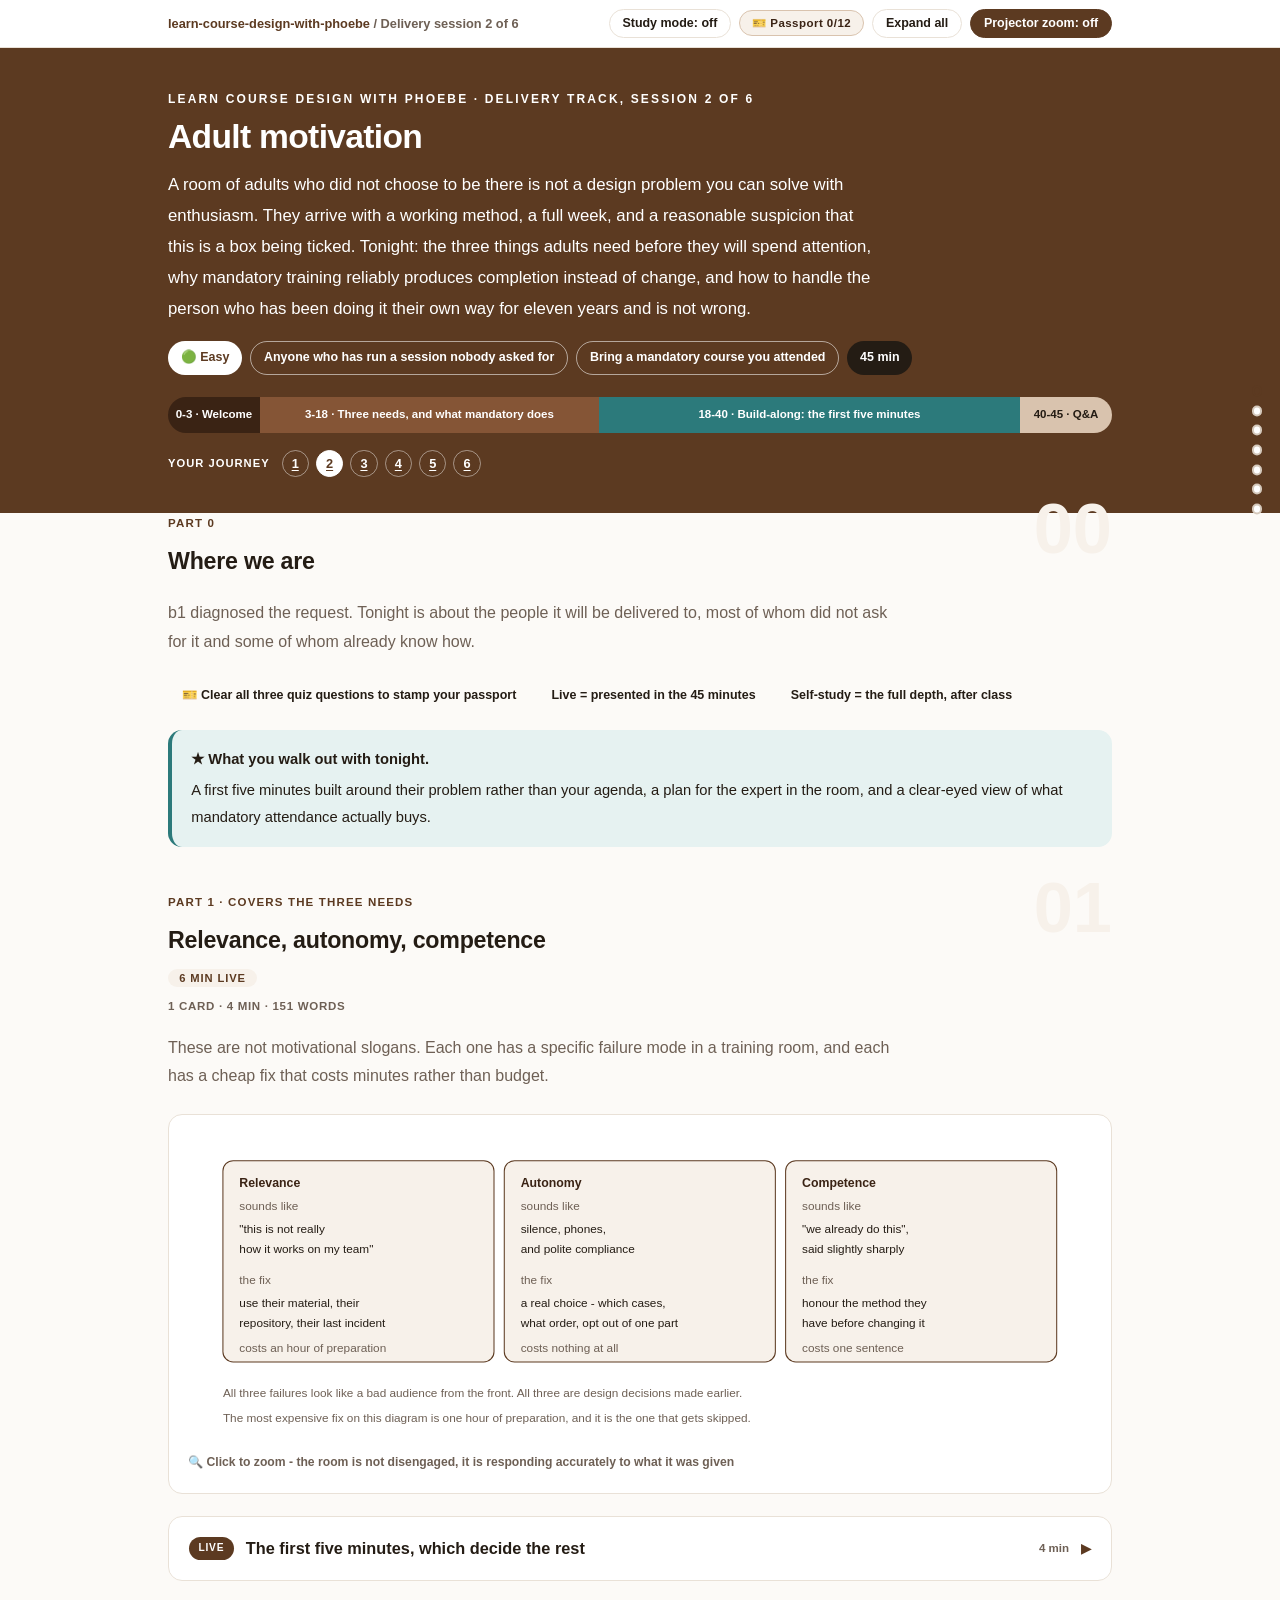
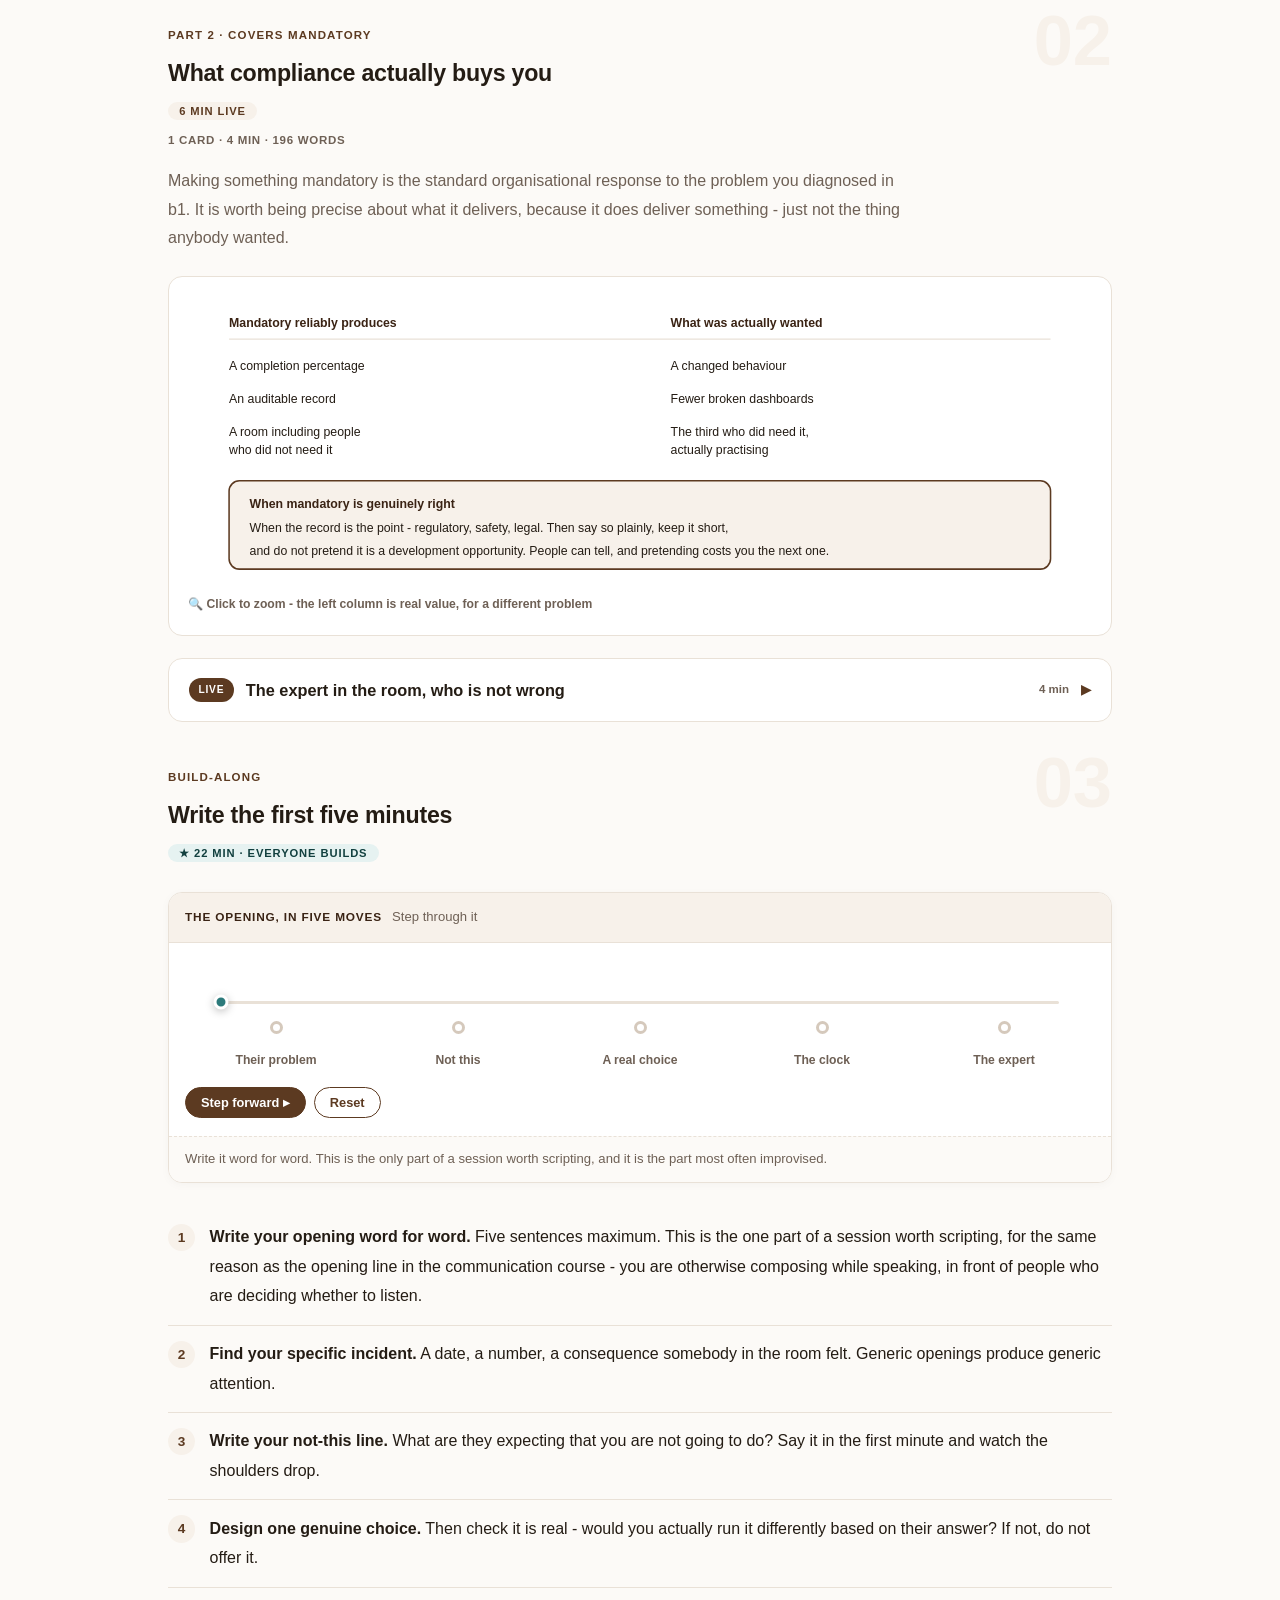
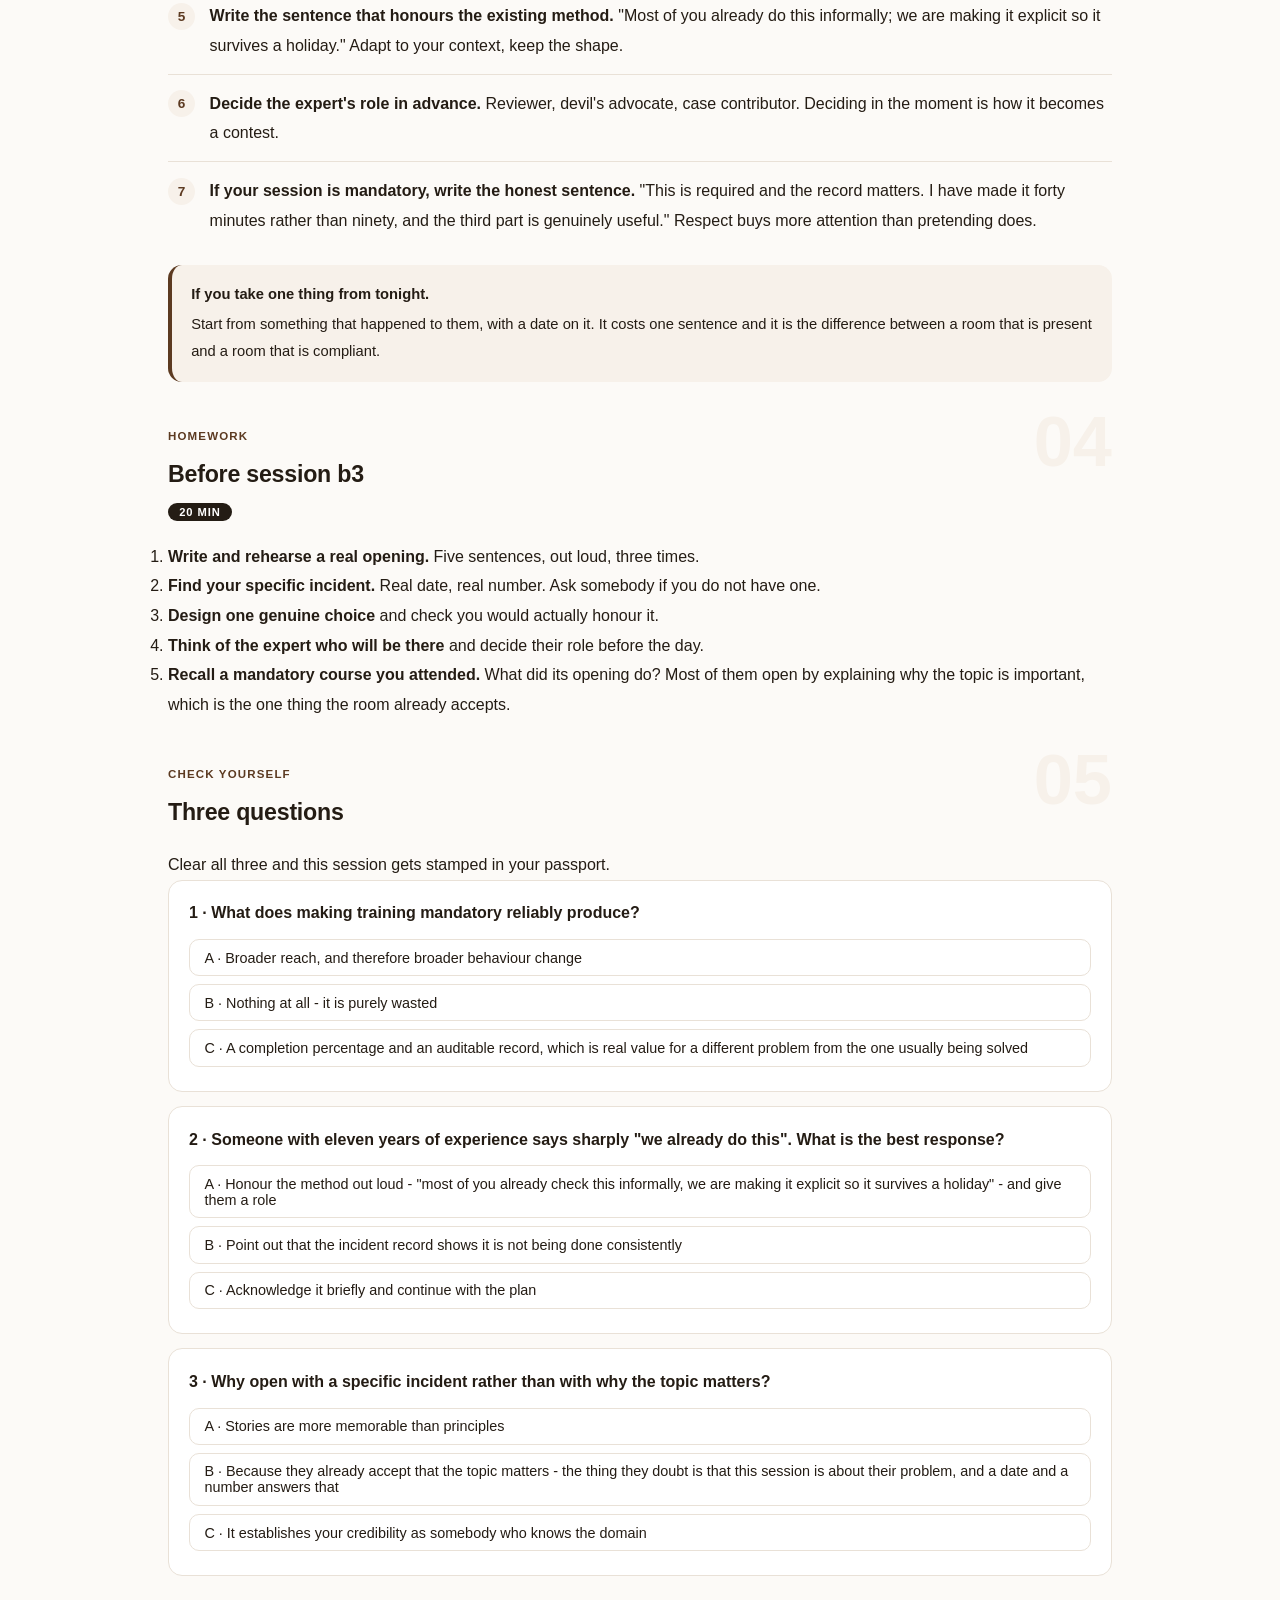
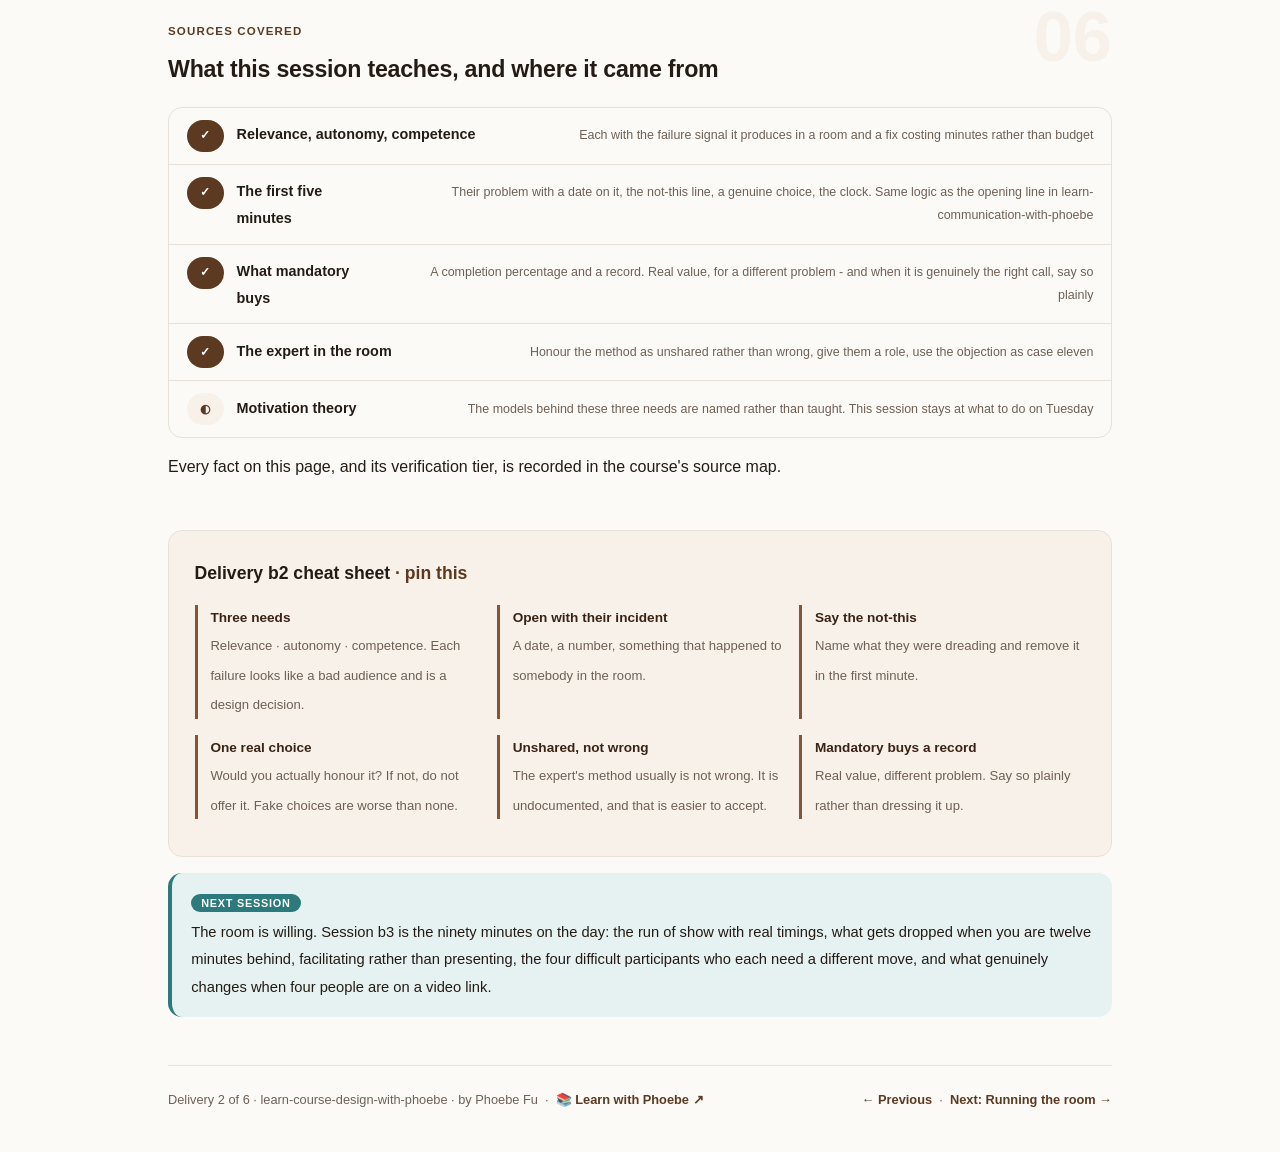
<file: courses/b2-adult-motivation.html>
<!DOCTYPE html>
<html lang="en">
<head>
<meta charset="UTF-8">
<meta name="viewport" content="width=device-width, initial-scale=1.0">
<!-- social:start -->
<meta name="description" content="Delivery session 2 of 6. Relevance, autonomy, competence - and why mandatory training reliably produces completion rather than change. Plus honouring the method they already have.">
<meta property="og:type" content="article">
<meta property="og:site_name" content="Learn with Phoebe">
<meta property="og:title" content="Adult motivation - learn course design with phoebe">
<meta property="og:description" content="Delivery session 2 of 6. Compliance produces completion, and completion is not the outcome.">
<meta property="og:url" content="https://phoebefu6.github.io/learn-course-design-with-phoebe/courses/b2-adult-motivation.html">
<meta property="og:image" content="https://phoebefu6.github.io/learn-course-design-with-phoebe/assets/og-cover.png">
<meta property="og:image:width" content="1200">
<meta property="og:image:height" content="630">
<meta name="twitter:card" content="summary_large_image">
<meta name="twitter:title" content="Adult motivation - learn course design with phoebe">
<meta name="twitter:description" content="Delivery session 2 of 6. Relevance, autonomy, competence.">
<meta name="twitter:image" content="https://phoebefu6.github.io/learn-course-design-with-phoebe/assets/og-cover.png">
<!-- social:end -->
<title>Delivery 2 · Adult motivation - learn course design with phoebe</title>
<link rel="stylesheet" href="../assets/style.css?v=24">
</head>
<body>

<div class="toolbar">
  <div class="wrap">
    <span class="crumb"><a href="../index.html">learn-course-design-with-phoebe</a> / Delivery session 2 of 6</span>
    <button class="btn" id="toggle-all" type="button">Expand all</button>
    <button class="btn primary" id="zoom-toggle" type="button">Projector zoom: off</button>
  </div>
</div>

<header class="masthead">
  <div class="wrap">
    <div class="eyebrow">Learn Course Design with Phoebe · Delivery track, session 2 of 6</div>
    <h1>Adult <span class="accent">motivation</span></h1>
    <p class="sub">A room of adults who did not choose to be there is not a design problem you can solve with enthusiasm. They arrive with a working method, a full week, and a reasonable suspicion that this is a box being ticked. Tonight: the three things adults need before they will spend attention, why mandatory training reliably produces completion instead of change, and how to handle the person who has been doing it their own way for eleven years and is not wrong.</p>
    <div class="chip-row">
      <span class="chip level">🟢 Easy</span>
      <span class="chip audience">Anyone who has run a session nobody asked for</span>
      <span class="chip audience">Bring a mandatory course you attended</span>
      <span class="chip time">45 min</span>
    </div>
    <div class="agenda">
      <span class="a1" style="flex:1">0-3 · Welcome</span>
      <span class="a2" style="flex:4">3-18 · Three needs, and what mandatory does</span>
      <span class="a3" style="flex:5">18-40 · Build-along: the first five minutes</span>
      <span class="a4" style="flex:1">40-45 · Q&amp;A</span>
    </div>
  </div>
</header>

<main class="wrap">

  <!-- ============ INTRO ============ -->
  <section class="section" id="intro">
    <div class="section-kicker">
      <span class="klabel">Part 0</span>
      <h2>Where we are</h2>
    </div>
    <p class="lede">b1 diagnosed the request. Tonight is about the people it will be delivered to, most of whom did not ask for it and some of whom already know how.</p>

    <div class="legend">
      <span class="pill">🎫 Clear all three quiz questions to stamp your passport</span>
      <span class="pill">Live = presented in the 45 minutes</span>
      <span class="pill">Self-study = the full depth, after class</span>
    </div>

    <div class="callout win">
      <p><strong>★ What you walk out with tonight.</strong> A first five minutes built around their problem rather than your agenda, a plan for the expert in the room, and a clear-eyed view of what mandatory attendance actually buys.</p>
    </div>
  </section>

  <!-- ============ PART 1 ============ -->
  <section class="section" id="part-1">
    <div class="section-kicker">
      <span class="klabel">Part 1 · covers the three needs</span>
      <h2>Relevance, autonomy, competence</h2>
      <span class="tag concept">6 min live</span>
    </div>
    <p class="lede">These are not motivational slogans. Each one has a specific failure mode in a training room, and each has a cheap fix that costs minutes rather than budget.</p>

    <figure class="zoomable">
      <svg viewBox="0 0 880 300" xmlns="http://www.w3.org/2000/svg" role="img" aria-label="Three motivational needs with the failure signal for each and the cheap fix">
        <style>
          .n2mH { font: 800 12px Inter, sans-serif; fill: #3A2314; }
          .n2mB { font: 400 11.5px Inter, sans-serif; fill: #241C14; }
          .n2mN { font: 400 11.5px Inter, sans-serif; fill: #6E6055; }
        </style>
        <rect x="34" y="26" width="264" height="196" rx="10" fill="#F7F1EA" stroke="#5C3A21"/>
        <text class="n2mH" x="50" y="52">Relevance</text>
        <text class="n2mN" x="50" y="74">sounds like</text>
        <text class="n2mB" x="50" y="96">"this is not really</text>
        <text class="n2mB" x="50" y="116">how it works on my team"</text>
        <text class="n2mN" x="50" y="146">the fix</text>
        <text class="n2mB" x="50" y="168">use their material, their</text>
        <text class="n2mB" x="50" y="188">repository, their last incident</text>
        <text class="n2mN" x="50" y="212">costs an hour of preparation</text>

        <rect x="308" y="26" width="264" height="196" rx="10" fill="#F7F1EA" stroke="#5C3A21"/>
        <text class="n2mH" x="324" y="52">Autonomy</text>
        <text class="n2mN" x="324" y="74">sounds like</text>
        <text class="n2mB" x="324" y="96">silence, phones,</text>
        <text class="n2mB" x="324" y="116">and polite compliance</text>
        <text class="n2mN" x="324" y="146">the fix</text>
        <text class="n2mB" x="324" y="168">a real choice - which cases,</text>
        <text class="n2mB" x="324" y="188">what order, opt out of one part</text>
        <text class="n2mN" x="324" y="212">costs nothing at all</text>

        <rect x="582" y="26" width="264" height="196" rx="10" fill="#F7F1EA" stroke="#5C3A21"/>
        <text class="n2mH" x="598" y="52">Competence</text>
        <text class="n2mN" x="598" y="74">sounds like</text>
        <text class="n2mB" x="598" y="96">"we already do this",</text>
        <text class="n2mB" x="598" y="116">said slightly sharply</text>
        <text class="n2mN" x="598" y="146">the fix</text>
        <text class="n2mB" x="598" y="168">honour the method they</text>
        <text class="n2mB" x="598" y="188">have before changing it</text>
        <text class="n2mN" x="598" y="212">costs one sentence</text>

        <text class="n2mN" x="34" y="256">All three failures look like a bad audience from the front. All three are design decisions made earlier.</text>
        <text class="n2mN" x="34" y="280">The most expensive fix on this diagram is one hour of preparation, and it is the one that gets skipped.</text>
      </svg>
      <figcaption>🔍 Click to zoom - the room is not disengaged, it is responding accurately to what it was given</figcaption>
    </figure>

    <details class="card">
      <summary><span class="mode live">Live</span>The first five minutes, which decide the rest<span class="mini">4 min</span><span class="caret">▶</span></summary>
      <div class="body">
        <p>Same rule as the opening line in <span class="mono">learn-communication-with-phoebe</span> session 5, and for the same reason: people decide early whether this is theirs.</p>
        <ul>
          <li><strong>Start from their problem, not your topic.</strong> Not "today we are covering data contracts". Instead: "on 14 August, thirty-four dashboards were wrong before anybody noticed. Some of you got paged. We are going to make that specific thing less likely."</li>
          <li><strong>Say what you are not going to do.</strong> "This is not a lecture about why contracts matter - you already agree." Naming the thing they were dreading removes it.</li>
          <li><strong>Give a real choice in the first five minutes.</strong> "There are ten cases and we will get through seven. You pick which three we drop." Small, genuine, and it changes the posture of the room.</li>
          <li><strong>Say how long, and mean it.</strong> "Forty minutes and I will finish at 10:40." People give attention much more freely when the end is visible.</li>
        </ul>
      </div>
    </details>
  </section>

  <!-- ============ PART 2 ============ -->
  <section class="section" id="part-2">
    <div class="section-kicker">
      <span class="klabel">Part 2 · covers mandatory</span>
      <h2>What compliance actually buys you</h2>
      <span class="tag concept">6 min live</span>
    </div>
    <p class="lede">Making something mandatory is the standard organisational response to the problem you diagnosed in b1. It is worth being precise about what it delivers, because it does deliver something - just not the thing anybody wanted.</p>

    <figure class="zoomable">
      <svg viewBox="0 0 880 280" xmlns="http://www.w3.org/2000/svg" role="img" aria-label="What mandatory attendance produces compared with what was wanted">
        <style>
          .n2cH { font: 800 12px Inter, sans-serif; fill: #3A2314; }
          .n2cB { font: 400 12px Inter, sans-serif; fill: #241C14; }
          .n2cN { font: 400 11.5px Inter, sans-serif; fill: #6E6055; }
        </style>
        <text class="n2cH" x="40" y="30">Mandatory reliably produces</text>
        <text class="n2cH" x="470" y="30">What was actually wanted</text>
        <line x1="40" y1="42" x2="840" y2="42" stroke="#E9E1D7"/>

        <text class="n2cB" x="40" y="72">A completion percentage</text>
        <text class="n2cB" x="470" y="72">A changed behaviour</text>

        <text class="n2cB" x="40" y="104">An auditable record</text>
        <text class="n2cB" x="470" y="104">Fewer broken dashboards</text>

        <text class="n2cB" x="40" y="136">A room including people</text>
        <text class="n2cB" x="40" y="154">who did not need it</text>
        <text class="n2cB" x="470" y="136">The third who did need it,</text>
        <text class="n2cB" x="470" y="154">actually practising</text>

        <rect x="40" y="180" width="800" height="86" rx="10" fill="#F7F1EA" stroke="#5C3A21" stroke-width="1.5"/>
        <text class="n2cH" x="60" y="206">When mandatory is genuinely right</text>
        <text class="n2cB" x="60" y="230">When the record is the point - regulatory, safety, legal. Then say so plainly, keep it short,</text>
        <text class="n2cB" x="60" y="252">and do not pretend it is a development opportunity. People can tell, and pretending costs you the next one.</text>
      </svg>
      <figcaption>🔍 Click to zoom - the left column is real value, for a different problem</figcaption>
    </figure>

    <details class="card">
      <summary><span class="mode live">Live</span>The expert in the room, who is not wrong<span class="mini">4 min</span><span class="caret">▶</span></summary>
      <div class="body">
        <p>Somebody in your session has been doing this for eleven years and has a method. Your session implicitly says their method needs changing. That is a competence threat, and the sharp comment at minute six is what it sounds like.</p>
        <ul>
          <li><strong>Honour it out loud, first.</strong> "Most of you already check this informally. What we are doing is making it explicit so it survives somebody being on holiday." Their method is not wrong, it is unshared - which is true and much easier to accept.</li>
          <li><strong>Give them a role.</strong> Ask them to review a pair's classification, or to argue the other side of an ambiguous case. An expert with a job is your best asset in the room; an expert with nothing to do is your biggest risk.</li>
          <li><strong>Use their objection as material.</strong> "That is a good challenge, let us take it as case eleven." The room learns more from that than from your prepared example, and the objector is now a contributor.</li>
        </ul>
        <div class="callout tip">
          <p>What does not work: overruling them with authority, or ignoring the comment and continuing. The room is watching how you handle it and will calibrate their own participation accordingly, in the first ten minutes.</p>
        </div>
      </div>
    </details>
  </section>

  <!-- ============ DEMO ============ -->
  <section class="section" id="demo-1">
    <div class="section-kicker">
      <span class="klabel">Build-along</span>
      <h2>Write the first five minutes</h2>
      <span class="tag demo">★ 22 min · everyone builds</span>
    </div>

    <div class="tick" data-stages="Their problem|Not this|A real choice|The clock|The expert" data-title="The opening, in five moves" data-foot="Write it word for word. This is the only part of a session worth scripting, and it is the part most often improvised.">
      <p class="tick-note" data-stage="0"><b>Their problem, specifically.</b> A date, a number, a thing that happened to them. "On 14 August, thirty-four dashboards were wrong and some of you got paged."</p>
      <p class="tick-note" data-stage="1"><b>Not this.</b> Name the thing they were dreading and remove it. "This is not an hour on why contracts matter."</p>
      <p class="tick-note" data-stage="2"><b>A real choice.</b> Small and genuine. Which cases, what order, which part to skip. Fake choices are worse than none - people detect them instantly.</p>
      <p class="tick-note" data-stage="3"><b>The clock.</b> How long, and the finishing time, said out loud. Then finish then. Attention is cheap to buy and expensive to lose.</p>
      <p class="tick-note" data-stage="4"><b>The expert.</b> Honour the existing method in one sentence, and decide now what role you will give them.</p>
    </div>

    <div class="steps">
      <div class="step"><p><strong>Write your opening word for word.</strong> Five sentences maximum. This is the one part of a session worth scripting, for the same reason as the opening line in the communication course - you are otherwise composing while speaking, in front of people who are deciding whether to listen.</p></div>
      <div class="step"><p><strong>Find your specific incident.</strong> A date, a number, a consequence somebody in the room felt. Generic openings produce generic attention.</p></div>
      <div class="step"><p><strong>Write your not-this line.</strong> What are they expecting that you are not going to do? Say it in the first minute and watch the shoulders drop.</p></div>
      <div class="step"><p><strong>Design one genuine choice.</strong> Then check it is real - would you actually run it differently based on their answer? If not, do not offer it.</p></div>
      <div class="step"><p><strong>Write the sentence that honours the existing method.</strong> "Most of you already do this informally; we are making it explicit so it survives a holiday." Adapt to your context, keep the shape.</p></div>
      <div class="step"><p><strong>Decide the expert's role in advance.</strong> Reviewer, devil's advocate, case contributor. Deciding in the moment is how it becomes a contest.</p></div>
      <div class="step"><p><strong>If your session is mandatory, write the honest sentence.</strong> "This is required and the record matters. I have made it forty minutes rather than ninety, and the third part is genuinely useful." Respect buys more attention than pretending does.</p></div>
    </div>

    <div class="callout tip">
      <p><strong>If you take one thing from tonight.</strong> Start from something that happened to them, with a date on it. It costs one sentence and it is the difference between a room that is present and a room that is compliant.</p>
    </div>
  </section>

  <!-- ============ HOMEWORK ============ -->
  <section class="section" id="exercise">
    <div class="section-kicker">
      <span class="klabel">Homework</span>
      <h2>Before session b3</h2>
      <span class="tag exercise">20 min</span>
    </div>
    <ol>
      <li><strong>Write and rehearse a real opening.</strong> Five sentences, out loud, three times.</li>
      <li><strong>Find your specific incident.</strong> Real date, real number. Ask somebody if you do not have one.</li>
      <li><strong>Design one genuine choice</strong> and check you would actually honour it.</li>
      <li><strong>Think of the expert who will be there</strong> and decide their role before the day.</li>
      <li><strong>Recall a mandatory course you attended.</strong> What did its opening do? Most of them open by explaining why the topic is important, which is the one thing the room already accepts.</li>
    </ol>
  </section>

  <!-- ============ QUIZ ============ -->
  <section class="section" id="quiz">
    <div class="section-kicker">
      <span class="klabel">Check yourself</span>
      <h2>Three questions</h2>
    </div>
    <p>Clear all three and this session gets stamped in your passport.</p>

    <div class="quiz-q" data-answer="2">
      <p class="qtext">1 · What does making training mandatory reliably produce?</p>
      <button class="qopt" type="button">A · Broader reach, and therefore broader behaviour change</button>
      <button class="qopt" type="button">B · Nothing at all - it is purely wasted</button>
      <button class="qopt" type="button">C · A completion percentage and an auditable record, which is real value for a different problem from the one usually being solved</button>
      <p class="qwhy">Mandatory delivers exactly what it is designed to deliver: evidence that people attended. When the record is genuinely the point - regulatory, safety, legal - say so plainly and keep it short. Pretending it is a development opportunity is what people can tell, and it costs you the next session.</p>
    </div>

    <div class="quiz-q" data-answer="0">
      <p class="qtext">2 · Someone with eleven years of experience says sharply "we already do this". What is the best response?</p>
      <button class="qopt" type="button">A · Honour the method out loud - "most of you already check this informally, we are making it explicit so it survives a holiday" - and give them a role</button>
      <button class="qopt" type="button">B · Point out that the incident record shows it is not being done consistently</button>
      <button class="qopt" type="button">C · Acknowledge it briefly and continue with the plan</button>
      <p class="qwhy">The comment is a competence threat, and their method usually is not wrong - it is unshared, which is a much easier thing to say and to accept. An expert with a role is your best asset in the room; the same person with nothing to do is your biggest risk, and the room is watching how you handle it.</p>
    </div>

    <div class="quiz-q" data-answer="1">
      <p class="qtext">3 · Why open with a specific incident rather than with why the topic matters?</p>
      <button class="qopt" type="button">A · Stories are more memorable than principles</button>
      <button class="qopt" type="button">B · Because they already accept that the topic matters - the thing they doubt is that this session is about their problem, and a date and a number answers that</button>
      <button class="qopt" type="button">C · It establishes your credibility as somebody who knows the domain</button>
      <p class="qwhy">Almost every mandatory course opens by persuading the room of something the room already agrees with, which spends the five minutes that decide everything. Relevance is the doubt, not importance, and specificity is what settles it.</p>
    </div>

    <p class="quiz-score"></p>
  </section>

  <!-- ============ OFFICIAL COVERAGE ============ -->
  <section class="section" id="official">
    <div class="section-kicker">
      <span class="klabel">Sources covered</span>
      <h2>What this session teaches, and where it came from</h2>
    </div>
    <div class="covered">
      <div class="covered-row"><span class="status pill solid">✓</span><span class="name">Relevance, autonomy, competence</span><span class="note">Each with the failure signal it produces in a room and a fix costing minutes rather than budget</span></div>
      <div class="covered-row"><span class="status pill solid">✓</span><span class="name">The first five minutes</span><span class="note">Their problem with a date on it, the not-this line, a genuine choice, the clock. Same logic as the opening line in learn-communication-with-phoebe</span></div>
      <div class="covered-row"><span class="status pill solid">✓</span><span class="name">What mandatory buys</span><span class="note">A completion percentage and a record. Real value, for a different problem - and when it is genuinely the right call, say so plainly</span></div>
      <div class="covered-row"><span class="status pill solid">✓</span><span class="name">The expert in the room</span><span class="note">Honour the method as unshared rather than wrong, give them a role, use the objection as case eleven</span></div>
      <div class="covered-row"><span class="status pill light">◐</span><span class="name">Motivation theory</span><span class="note">The models behind these three needs are named rather than taught. This session stays at what to do on Tuesday</span></div>
    </div>
    <p class="mono" style="margin-top:14px">Every fact on this page, and its verification tier, is recorded in the course's source map.</p>
  </section>

  <!-- ============ CHEAT SHEET ============ -->
  <section class="cheat" id="cheatsheet">
    <h3>Delivery b2 cheat sheet <span>· pin this</span></h3>
    <div class="grid-2">
      <div class="cheat-item"><b>Three needs</b><span>Relevance · autonomy · competence. Each failure looks like a bad audience and is a design decision.</span></div>
      <div class="cheat-item"><b>Open with their incident</b><span>A date, a number, something that happened to somebody in the room.</span></div>
      <div class="cheat-item"><b>Say the not-this</b><span>Name what they were dreading and remove it in the first minute.</span></div>
      <div class="cheat-item"><b>One real choice</b><span>Would you actually honour it? If not, do not offer it. Fake choices are worse than none.</span></div>
      <div class="cheat-item"><b>Unshared, not wrong</b><span>The expert's method usually is not wrong. It is undocumented, and that is easier to accept.</span></div>
      <div class="cheat-item"><b>Mandatory buys a record</b><span>Real value, different problem. Say so plainly rather than dressing it up.</span></div>
    </div>
  </section>

  <div class="callout next">
    <span class="nx-pill">Next session</span>
    <p>The room is willing. Session b3 is the ninety minutes on the day: the run of show with real timings, what gets dropped when you are twelve minutes behind, facilitating rather than presenting, the four difficult participants who each need a different move, and what genuinely changes when four people are on a video link.</p>
  </div>

  <footer class="pagefoot">
    <span>Delivery 2 of 6 · learn-course-design-with-phoebe · by Phoebe Fu &nbsp;·&nbsp; 📚 <a href="https://phoebefu6.github.io/learn-with-phoebe/">Learn with Phoebe ↗</a></span>
    <span><a href="b1-needs-analysis.html">← Previous</a> &nbsp;·&nbsp; <a href="b3-running-the-room.html">Next: Running the room →</a></span>
  </footer>

</main>

<script src="../assets/app.js?v=22"></script>
</body>
</html>
</file>
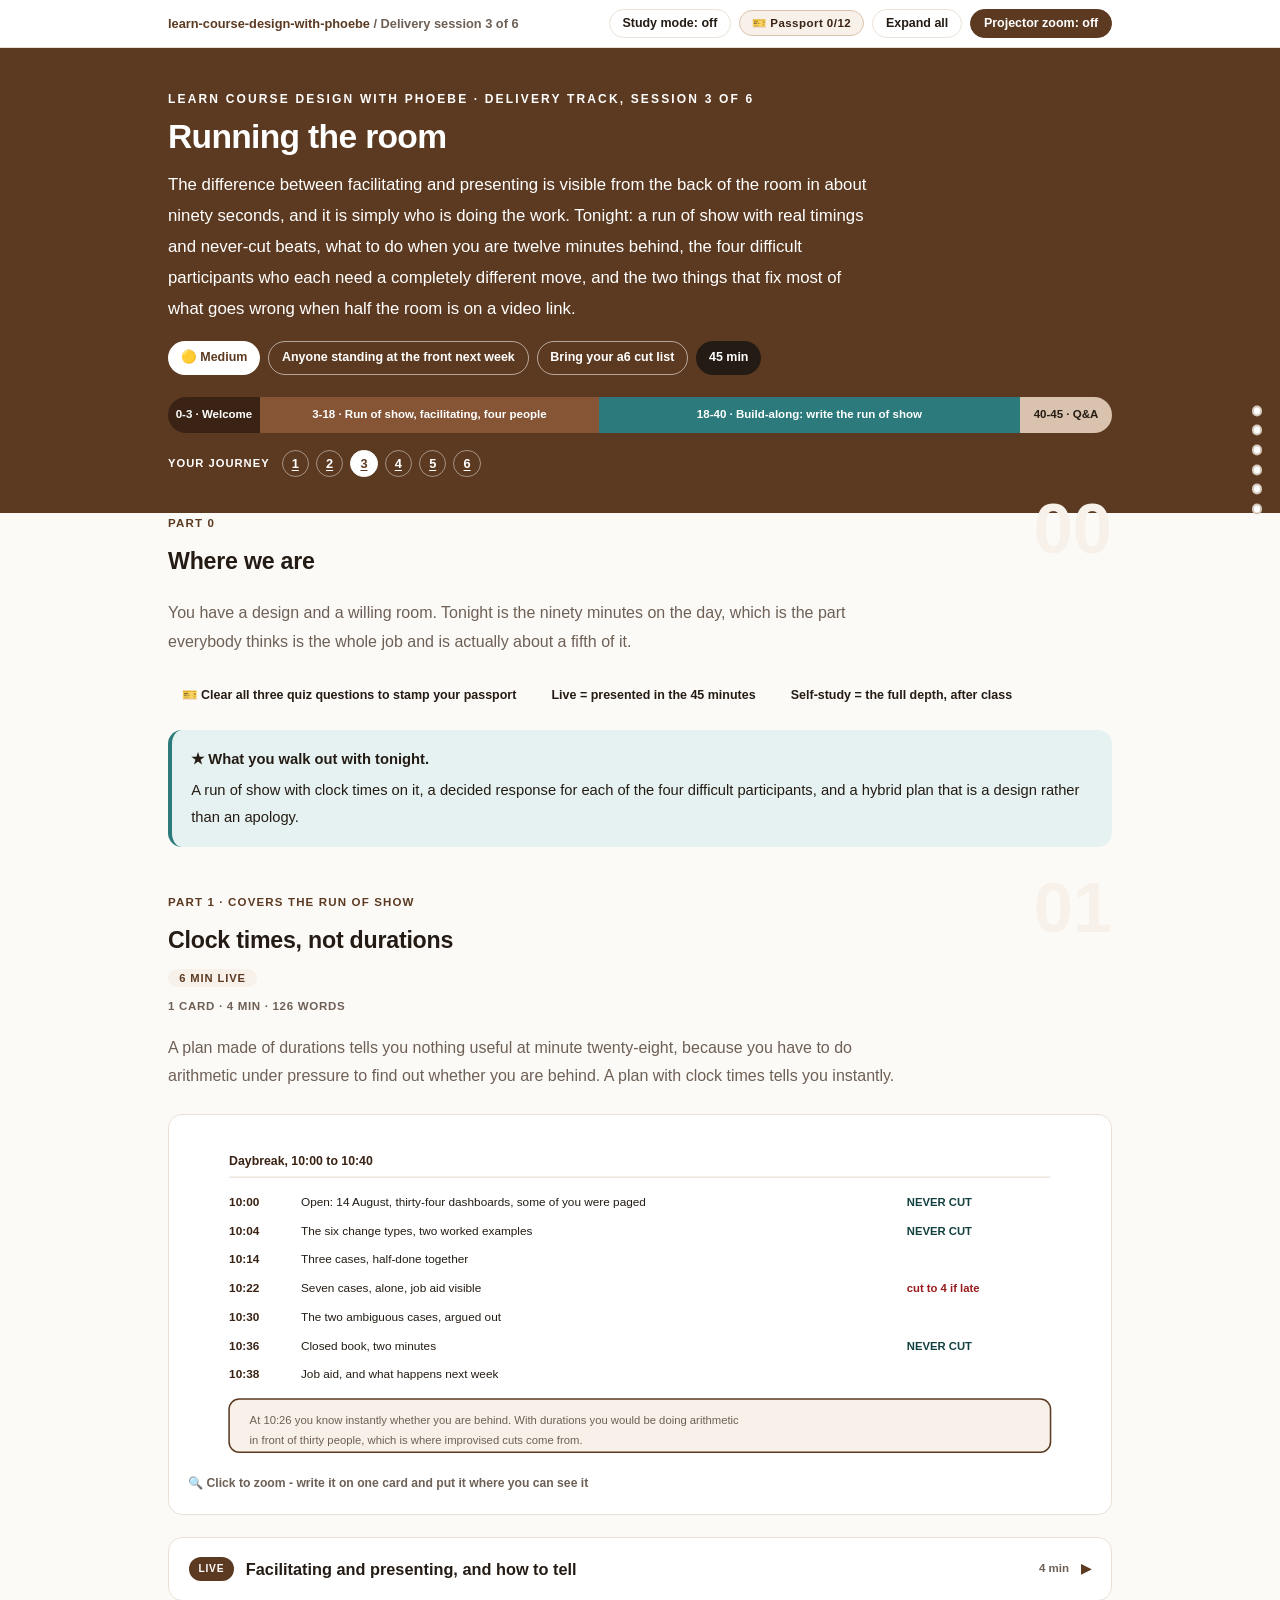
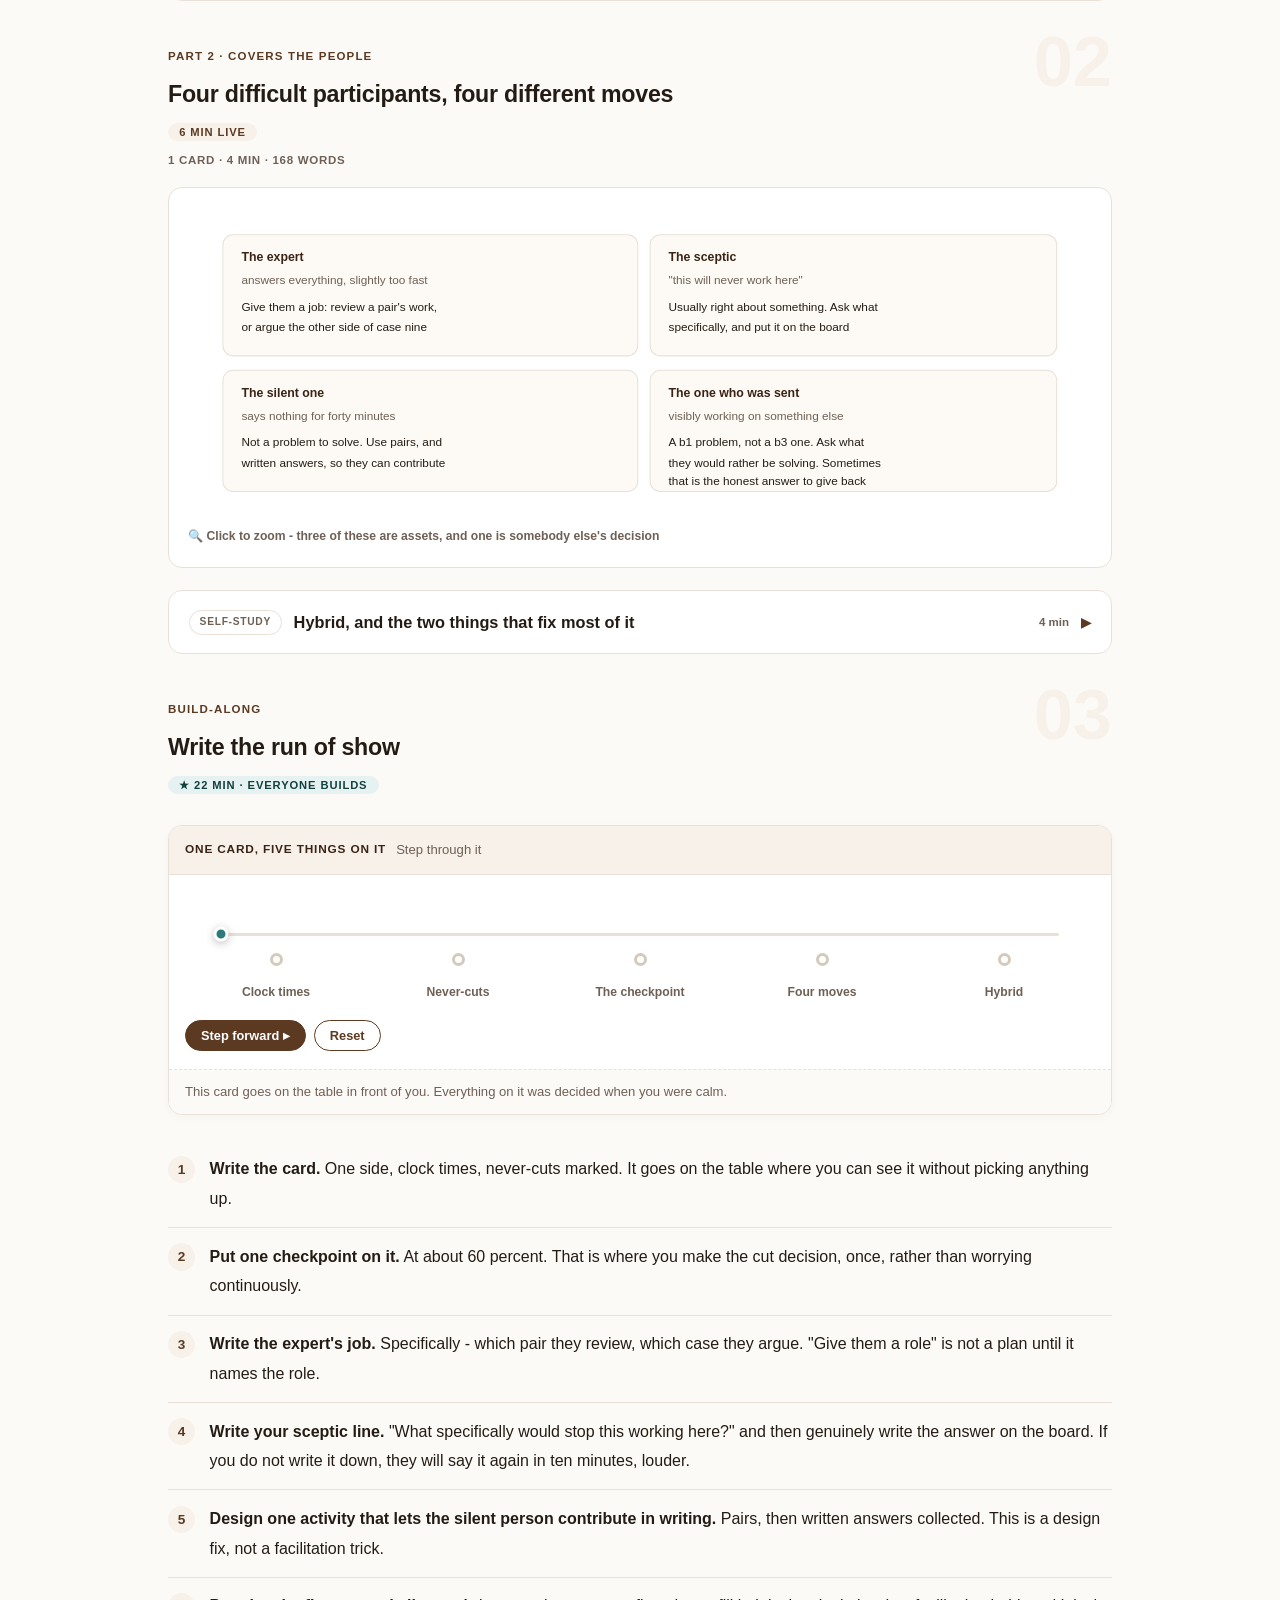
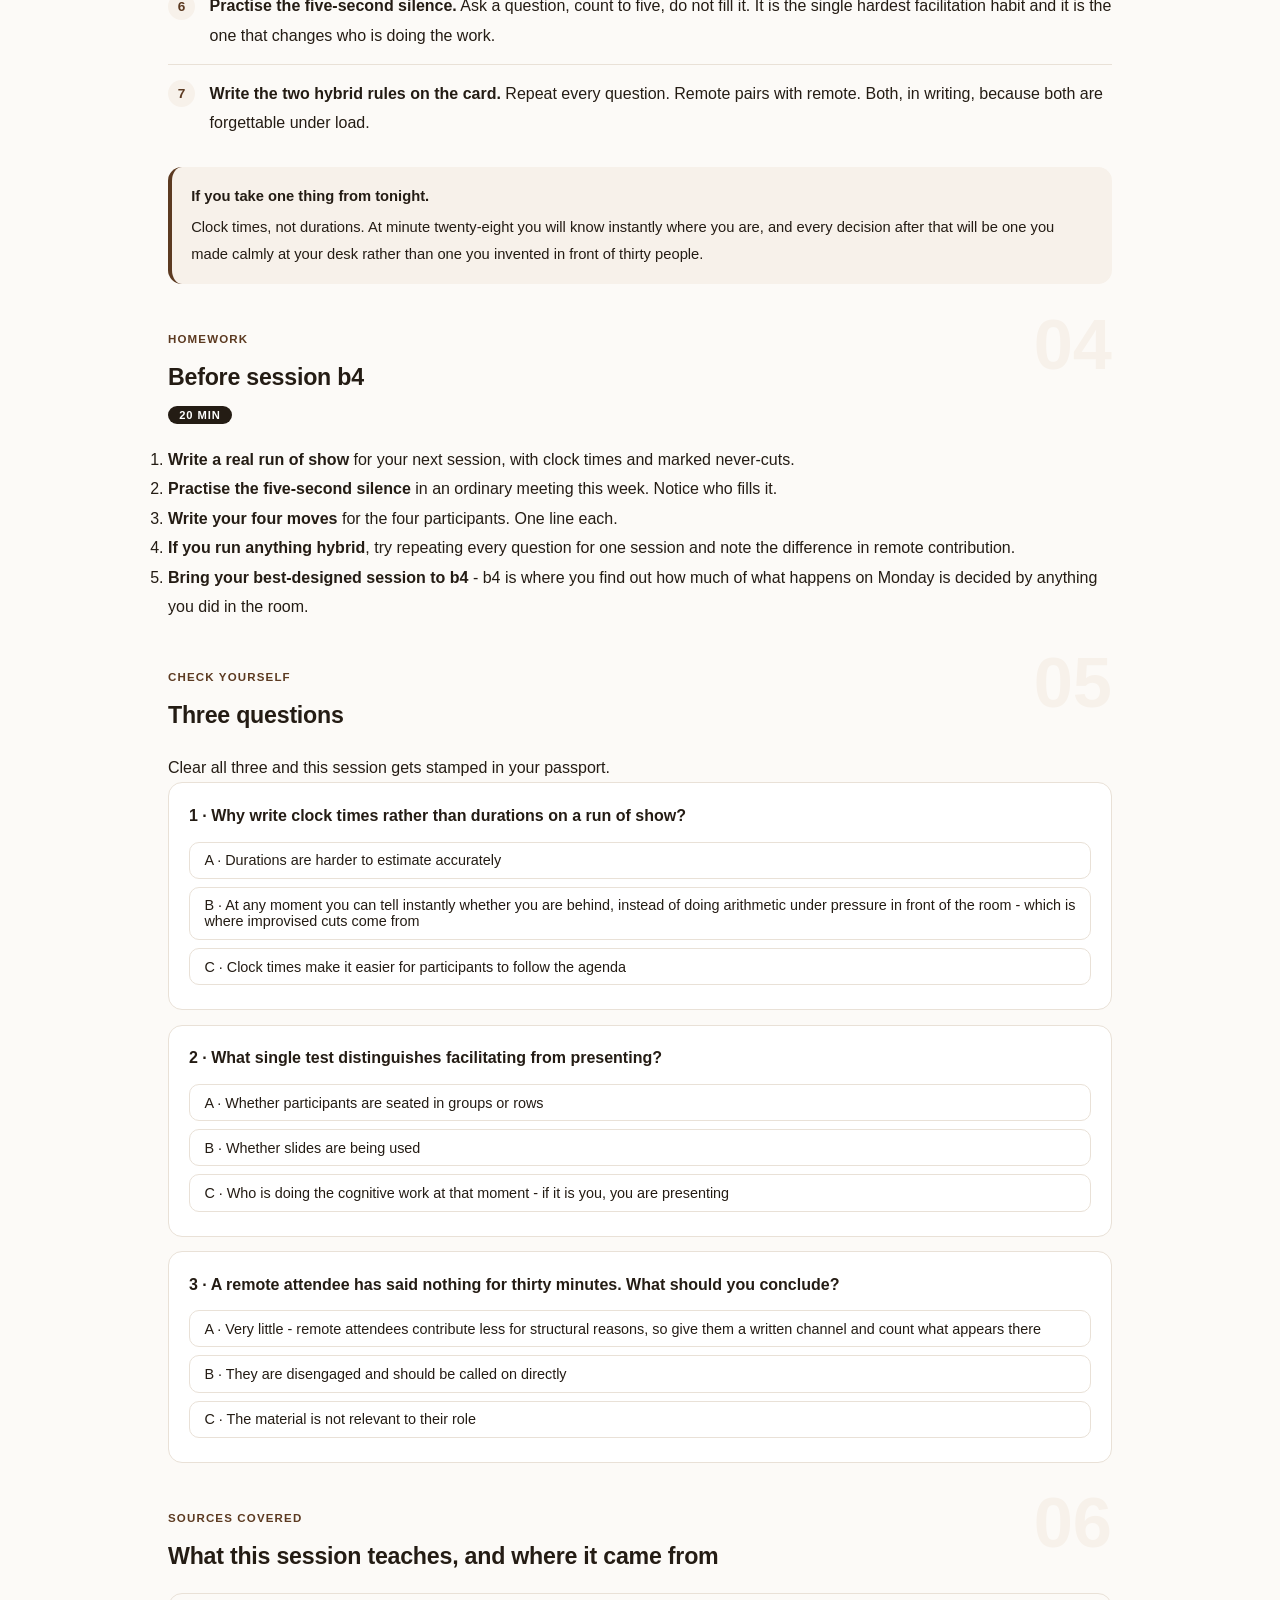
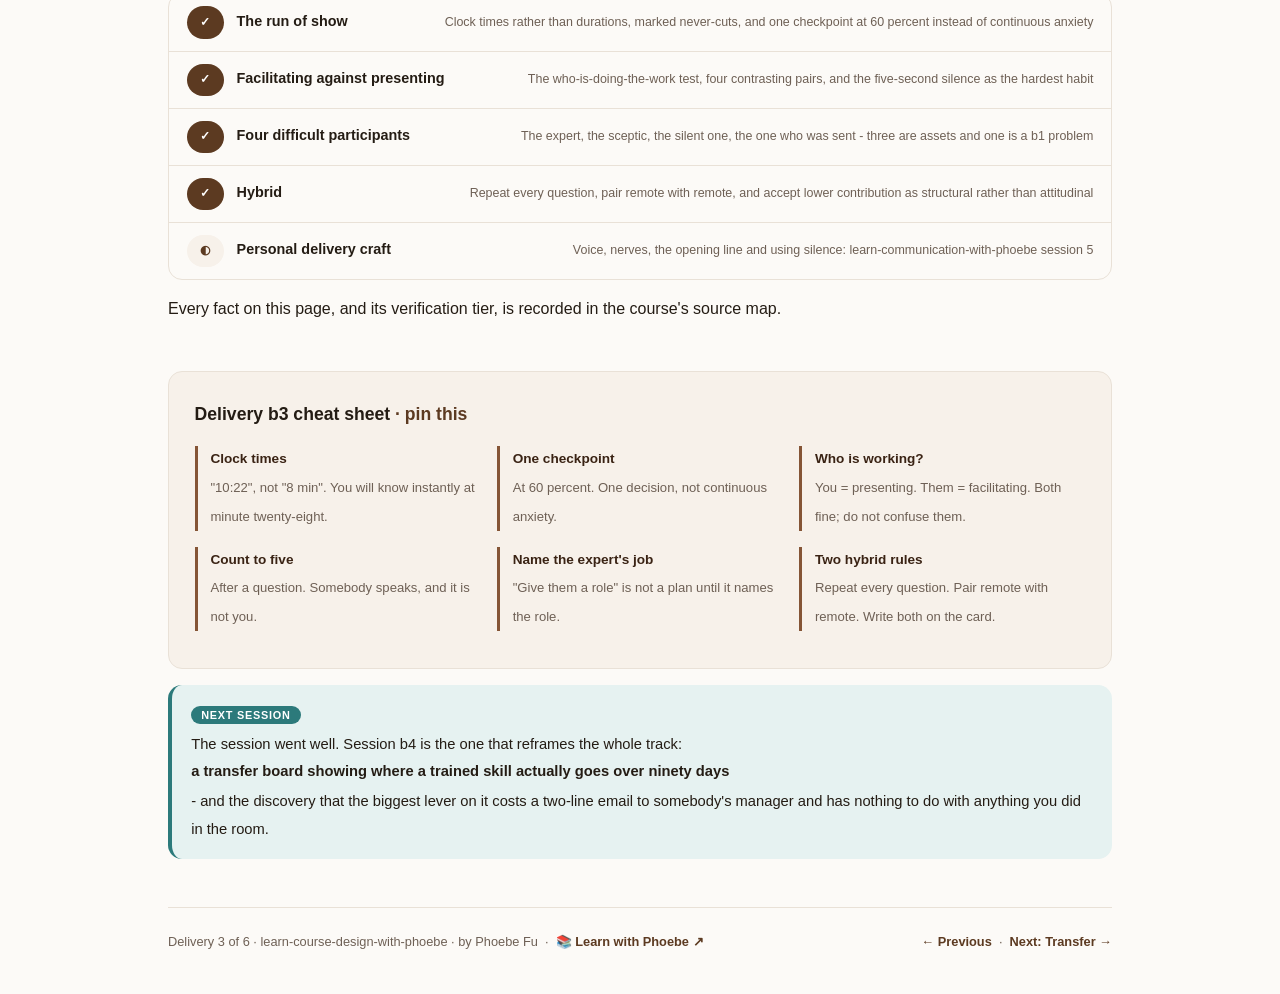
<file: courses/b3-running-the-room.html>
<!DOCTYPE html>
<html lang="en">
<head>
<meta charset="UTF-8">
<meta name="viewport" content="width=device-width, initial-scale=1.0">
<!-- social:start -->
<meta name="description" content="Delivery session 3 of 6. The run of show, what gets cut when you are twelve minutes behind, facilitating rather than presenting, and the four difficult participants who each need a different move.">
<meta property="og:type" content="article">
<meta property="og:site_name" content="Learn with Phoebe">
<meta property="og:title" content="Running the room - learn course design with phoebe">
<meta property="og:description" content="Delivery session 3 of 6. Facilitating and presenting differ by who is doing the work.">
<meta property="og:url" content="https://phoebefu6.github.io/learn-course-design-with-phoebe/courses/b3-running-the-room.html">
<meta property="og:image" content="https://phoebefu6.github.io/learn-course-design-with-phoebe/assets/og-cover.png">
<meta property="og:image:width" content="1200">
<meta property="og:image:height" content="630">
<meta name="twitter:card" content="summary_large_image">
<meta name="twitter:title" content="Running the room - learn course design with phoebe">
<meta name="twitter:description" content="Delivery session 3 of 6. Run of show, facilitation, four difficult people.">
<meta name="twitter:image" content="https://phoebefu6.github.io/learn-course-design-with-phoebe/assets/og-cover.png">
<!-- social:end -->
<title>Delivery 3 · Running the room - learn course design with phoebe</title>
<link rel="stylesheet" href="../assets/style.css?v=24">
</head>
<body>

<div class="toolbar">
  <div class="wrap">
    <span class="crumb"><a href="../index.html">learn-course-design-with-phoebe</a> / Delivery session 3 of 6</span>
    <button class="btn" id="toggle-all" type="button">Expand all</button>
    <button class="btn primary" id="zoom-toggle" type="button">Projector zoom: off</button>
  </div>
</div>

<header class="masthead">
  <div class="wrap">
    <div class="eyebrow">Learn Course Design with Phoebe · Delivery track, session 3 of 6</div>
    <h1>Running the <span class="accent">room</span></h1>
    <p class="sub">The difference between facilitating and presenting is visible from the back of the room in about ninety seconds, and it is simply who is doing the work. Tonight: a run of show with real timings and never-cut beats, what to do when you are twelve minutes behind, the four difficult participants who each need a completely different move, and the two things that fix most of what goes wrong when half the room is on a video link.</p>
    <div class="chip-row">
      <span class="chip level">🟡 Medium</span>
      <span class="chip audience">Anyone standing at the front next week</span>
      <span class="chip audience">Bring your a6 cut list</span>
      <span class="chip time">45 min</span>
    </div>
    <div class="agenda">
      <span class="a1" style="flex:1">0-3 · Welcome</span>
      <span class="a2" style="flex:4">3-18 · Run of show, facilitating, four people</span>
      <span class="a3" style="flex:5">18-40 · Build-along: write the run of show</span>
      <span class="a4" style="flex:1">40-45 · Q&amp;A</span>
    </div>
  </div>
</header>

<main class="wrap">

  <!-- ============ INTRO ============ -->
  <section class="section" id="intro">
    <div class="section-kicker">
      <span class="klabel">Part 0</span>
      <h2>Where we are</h2>
    </div>
    <p class="lede">You have a design and a willing room. Tonight is the ninety minutes on the day, which is the part everybody thinks is the whole job and is actually about a fifth of it.</p>

    <div class="legend">
      <span class="pill">🎫 Clear all three quiz questions to stamp your passport</span>
      <span class="pill">Live = presented in the 45 minutes</span>
      <span class="pill">Self-study = the full depth, after class</span>
    </div>

    <div class="callout win">
      <p><strong>★ What you walk out with tonight.</strong> A run of show with clock times on it, a decided response for each of the four difficult participants, and a hybrid plan that is a design rather than an apology.</p>
    </div>
  </section>

  <!-- ============ PART 1 ============ -->
  <section class="section" id="part-1">
    <div class="section-kicker">
      <span class="klabel">Part 1 · covers the run of show</span>
      <h2>Clock times, not durations</h2>
      <span class="tag concept">6 min live</span>
    </div>
    <p class="lede">A plan made of durations tells you nothing useful at minute twenty-eight, because you have to do arithmetic under pressure to find out whether you are behind. A plan with clock times tells you instantly.</p>

    <figure class="zoomable">
      <svg viewBox="0 0 880 320" xmlns="http://www.w3.org/2000/svg" role="img" aria-label="A run of show for the Daybreak session with clock times, cut markers and never-cut markers">
        <style>
          .n3rH { font: 800 12px Inter, sans-serif; fill: #3A2314; }
          .n3rB { font: 400 11.5px Inter, sans-serif; fill: #241C14; }
          .n3rT { font: 700 11.5px Inter, sans-serif; fill: #3A2314; }
          .n3rN { font: 400 11px Inter, sans-serif; fill: #6E6055; }
          .n3rG { font: 700 11px Inter, sans-serif; fill: #12403F; }
          .n3rR { font: 700 11px Inter, sans-serif; fill: #991B1B; }
        </style>
        <text class="n3rH" x="40" y="30">Daybreak, 10:00 to 10:40</text>
        <line x1="40" y1="42" x2="840" y2="42" stroke="#E9E1D7"/>

        <text class="n3rT" x="40" y="70">10:00</text>
        <text class="n3rB" x="110" y="70">Open: 14 August, thirty-four dashboards, some of you were paged</text>
        <text class="n3rG" x="700" y="70">NEVER CUT</text>

        <text class="n3rT" x="40" y="98">10:04</text>
        <text class="n3rB" x="110" y="98">The six change types, two worked examples</text>
        <text class="n3rG" x="700" y="98">NEVER CUT</text>

        <text class="n3rT" x="40" y="126">10:14</text>
        <text class="n3rB" x="110" y="126">Three cases, half-done together</text>

        <text class="n3rT" x="40" y="154">10:22</text>
        <text class="n3rB" x="110" y="154">Seven cases, alone, job aid visible</text>
        <text class="n3rR" x="700" y="154">cut to 4 if late</text>

        <text class="n3rT" x="40" y="182">10:30</text>
        <text class="n3rB" x="110" y="182">The two ambiguous cases, argued out</text>

        <text class="n3rT" x="40" y="210">10:36</text>
        <text class="n3rB" x="110" y="210">Closed book, two minutes</text>
        <text class="n3rG" x="700" y="210">NEVER CUT</text>

        <text class="n3rT" x="40" y="238">10:38</text>
        <text class="n3rB" x="110" y="238">Job aid, and what happens next week</text>

        <rect x="40" y="258" width="800" height="52" rx="10" fill="#F7F1EA" stroke="#5C3A21" stroke-width="1.5"/>
        <text class="n3rN" x="60" y="282">At 10:26 you know instantly whether you are behind. With durations you would be doing arithmetic</text>
        <text class="n3rN" x="60" y="302">in front of thirty people, which is where improvised cuts come from.</text>
      </svg>
      <figcaption>🔍 Click to zoom - write it on one card and put it where you can see it</figcaption>
    </figure>

    <details class="card">
      <summary><span class="mode live">Live</span>Facilitating and presenting, and how to tell<span class="mini">4 min</span><span class="caret">▶</span></summary>
      <div class="body">
        <p>The test is simple: <strong>who is doing the cognitive work right now?</strong> If it is you, you are presenting. If it is them, you are facilitating. Both are legitimate; the mistake is presenting for forty minutes and calling it a workshop.</p>
        <table class="clean">
          <tr><th>Presenting</th><th>Facilitating</th></tr>
          <tr><td>"Here is how you classify a change"</td><td>"Here is a change. What do you think?"</td></tr>
          <tr><td>Answering the question</td><td>"What does anybody else think?"</td></tr>
          <tr><td>Filling a silence</td><td>Waiting through it</td></tr>
          <tr><td>Correcting a wrong answer</td><td>"What made you land there?"</td></tr>
        </table>
        <p>The right-hand column is uncomfortable to run because it is slower and less controllable, and it is where the learning is. The hardest line in it is the third: <strong>waiting through a silence after you ask a question.</strong> Count to five. Somebody will speak, and it will not be you.</p>
      </div>
    </details>
  </section>

  <!-- ============ PART 2 ============ -->
  <section class="section" id="part-2">
    <div class="section-kicker">
      <span class="klabel">Part 2 · covers the people</span>
      <h2>Four difficult participants, four different moves</h2>
      <span class="tag concept">6 min live</span>
    </div>

    <figure class="zoomable">
      <svg viewBox="0 0 880 300" xmlns="http://www.w3.org/2000/svg" role="img" aria-label="Four kinds of difficult participant with what they actually need">
        <style>
          .n3pH { font: 800 12px Inter, sans-serif; fill: #3A2314; }
          .n3pB { font: 400 11.5px Inter, sans-serif; fill: #241C14; }
          .n3pN { font: 400 11.5px Inter, sans-serif; fill: #6E6055; }
        </style>
        <rect x="34" y="26" width="404" height="118" rx="10" fill="#FDFAF6" stroke="#E9E1D7"/>
        <text class="n3pH" x="52" y="52">The expert</text>
        <text class="n3pN" x="52" y="74">answers everything, slightly too fast</text>
        <text class="n3pB" x="52" y="100">Give them a job: review a pair's work,</text>
        <text class="n3pB" x="52" y="120">or argue the other side of case nine</text>

        <rect x="450" y="26" width="396" height="118" rx="10" fill="#FDFAF6" stroke="#E9E1D7"/>
        <text class="n3pH" x="468" y="52">The sceptic</text>
        <text class="n3pN" x="468" y="74">"this will never work here"</text>
        <text class="n3pB" x="468" y="100">Usually right about something. Ask what</text>
        <text class="n3pB" x="468" y="120">specifically, and put it on the board</text>

        <rect x="34" y="158" width="404" height="118" rx="10" fill="#FDFAF6" stroke="#E9E1D7"/>
        <text class="n3pH" x="52" y="184">The silent one</text>
        <text class="n3pN" x="52" y="206">says nothing for forty minutes</text>
        <text class="n3pB" x="52" y="232">Not a problem to solve. Use pairs, and</text>
        <text class="n3pB" x="52" y="252">written answers, so they can contribute</text>

        <rect x="450" y="158" width="396" height="118" rx="10" fill="#FDFAF6" stroke="#E9E1D7"/>
        <text class="n3pH" x="468" y="184">The one who was sent</text>
        <text class="n3pN" x="468" y="206">visibly working on something else</text>
        <text class="n3pB" x="468" y="232">A b1 problem, not a b3 one. Ask what</text>
        <text class="n3pB" x="468" y="252">they would rather be solving. Sometimes</text>
        <text class="n3pB" x="468" y="270">that is the honest answer to give back</text>
      </svg>
      <figcaption>🔍 Click to zoom - three of these are assets, and one is somebody else's decision</figcaption>
    </figure>

    <details class="card">
      <summary><span class="mode self">Self-study</span>Hybrid, and the two things that fix most of it<span class="mini">4 min</span><span class="caret">▶</span></summary>
      <div class="body">
        <p>Four people on a link cannot hear the room, cannot see the whiteboard, and cannot join a pair. Most hybrid training pretends otherwise and then apologises. Two design decisions fix the majority of it:</p>
        <ul>
          <li><strong>Repeat every question into the microphone.</strong> Every one, including the ones you can hear perfectly. It feels laborious for four sessions and then becomes automatic, and without it remote people are watching a conversation they cannot follow.</li>
          <li><strong>Pair remote with remote.</strong> Never one remote person into a room pair - they will not be heard and will stop trying. Two remote people in their own breakout works properly.</li>
        </ul>
        <p>And one thing to accept rather than fix: <strong>remote attendees will contribute less, and that is not disengagement.</strong> Give them a written channel and count what they put in it, or you will misread the room.</p>
        <div class="callout tip">
          <p>If the choice is genuinely available, all-remote beats hybrid. A room where everybody has the same disadvantages is fairer and easier to run than one with two classes of participant.</p>
        </div>
      </div>
    </details>
  </section>

  <!-- ============ DEMO ============ -->
  <section class="section" id="demo-1">
    <div class="section-kicker">
      <span class="klabel">Build-along</span>
      <h2>Write the run of show</h2>
      <span class="tag demo">★ 22 min · everyone builds</span>
    </div>

    <div class="tick" data-stages="Clock times|Never-cuts|The checkpoint|Four moves|Hybrid" data-title="One card, five things on it" data-foot="This card goes on the table in front of you. Everything on it was decided when you were calm.">
      <p class="tick-note" data-stage="0"><b>Clock times.</b> Real ones, from your actual start. Not "10 min intro" - "10:00 open, 10:04 change types".</p>
      <p class="tick-note" data-stage="1"><b>Never-cuts.</b> Mark them on the card. Worked examples and the closed-book check, usually. Marked means you will not talk yourself out of them at 10:26.</p>
      <p class="tick-note" data-stage="2"><b>The checkpoint.</b> One time on the card - about 60 percent through - where you look at the clock and decide. One decision point, not continuous anxiety.</p>
      <p class="tick-note" data-stage="3"><b>Four moves.</b> One line each for the expert, the sceptic, the silent one and the one who was sent. Decided in advance, not invented while being challenged.</p>
      <p class="tick-note" data-stage="4"><b>Hybrid.</b> Repeat every question; pair remote with remote. Write both on the card because you will forget the first one by minute ten.</p>
    </div>

    <div class="steps">
      <div class="step"><p><strong>Write the card.</strong> One side, clock times, never-cuts marked. It goes on the table where you can see it without picking anything up.</p></div>
      <div class="step"><p><strong>Put one checkpoint on it.</strong> At about 60 percent. That is where you make the cut decision, once, rather than worrying continuously.</p></div>
      <div class="step"><p><strong>Write the expert's job.</strong> Specifically - which pair they review, which case they argue. "Give them a role" is not a plan until it names the role.</p></div>
      <div class="step"><p><strong>Write your sceptic line.</strong> "What specifically would stop this working here?" and then genuinely write the answer on the board. If you do not write it down, they will say it again in ten minutes, louder.</p></div>
      <div class="step"><p><strong>Design one activity that lets the silent person contribute in writing.</strong> Pairs, then written answers collected. This is a design fix, not a facilitation trick.</p></div>
      <div class="step"><p><strong>Practise the five-second silence.</strong> Ask a question, count to five, do not fill it. It is the single hardest facilitation habit and it is the one that changes who is doing the work.</p></div>
      <div class="step"><p><strong>Write the two hybrid rules on the card.</strong> Repeat every question. Remote pairs with remote. Both, in writing, because both are forgettable under load.</p></div>
    </div>

    <div class="callout tip">
      <p><strong>If you take one thing from tonight.</strong> Clock times, not durations. At minute twenty-eight you will know instantly where you are, and every decision after that will be one you made calmly at your desk rather than one you invented in front of thirty people.</p>
    </div>
  </section>

  <!-- ============ HOMEWORK ============ -->
  <section class="section" id="exercise">
    <div class="section-kicker">
      <span class="klabel">Homework</span>
      <h2>Before session b4</h2>
      <span class="tag exercise">20 min</span>
    </div>
    <ol>
      <li><strong>Write a real run of show</strong> for your next session, with clock times and marked never-cuts.</li>
      <li><strong>Practise the five-second silence</strong> in an ordinary meeting this week. Notice who fills it.</li>
      <li><strong>Write your four moves</strong> for the four participants. One line each.</li>
      <li><strong>If you run anything hybrid</strong>, try repeating every question for one session and note the difference in remote contribution.</li>
      <li><strong>Bring your best-designed session to b4</strong> - b4 is where you find out how much of what happens on Monday is decided by anything you did in the room.</li>
    </ol>
  </section>

  <!-- ============ QUIZ ============ -->
  <section class="section" id="quiz">
    <div class="section-kicker">
      <span class="klabel">Check yourself</span>
      <h2>Three questions</h2>
    </div>
    <p>Clear all three and this session gets stamped in your passport.</p>

    <div class="quiz-q" data-answer="1">
      <p class="qtext">1 · Why write clock times rather than durations on a run of show?</p>
      <button class="qopt" type="button">A · Durations are harder to estimate accurately</button>
      <button class="qopt" type="button">B · At any moment you can tell instantly whether you are behind, instead of doing arithmetic under pressure in front of the room - which is where improvised cuts come from</button>
      <button class="qopt" type="button">C · Clock times make it easier for participants to follow the agenda</button>
      <p class="qwhy">The estimating happens either way. The difference is what you can read at minute twenty-eight. A glance at "10:22" against your watch is instant; converting a stack of durations while thirty people watch is how never-cut items get cut.</p>
    </div>

    <div class="quiz-q" data-answer="2">
      <p class="qtext">2 · What single test distinguishes facilitating from presenting?</p>
      <button class="qopt" type="button">A · Whether participants are seated in groups or rows</button>
      <button class="qopt" type="button">B · Whether slides are being used</button>
      <button class="qopt" type="button">C · Who is doing the cognitive work at that moment - if it is you, you are presenting</button>
      <p class="qwhy">Both are legitimate; the mistake is presenting for forty minutes and calling it a workshop. The hardest habit in the facilitating column is waiting through the silence after a question - count to five, and somebody who is not you will speak.</p>
    </div>

    <div class="quiz-q" data-answer="0">
      <p class="qtext">3 · A remote attendee has said nothing for thirty minutes. What should you conclude?</p>
      <button class="qopt" type="button">A · Very little - remote attendees contribute less for structural reasons, so give them a written channel and count what appears there</button>
      <button class="qopt" type="button">B · They are disengaged and should be called on directly</button>
      <button class="qopt" type="button">C · The material is not relevant to their role</button>
      <p class="qwhy">They cannot hear half the room, cannot read the whiteboard and cannot join a pair. Reading that as disengagement misdiagnoses a structural disadvantage as an attitude. Repeat every question, pair remote with remote, and give them a written channel you actually read.</p>
    </div>

    <p class="quiz-score"></p>
  </section>

  <!-- ============ OFFICIAL COVERAGE ============ -->
  <section class="section" id="official">
    <div class="section-kicker">
      <span class="klabel">Sources covered</span>
      <h2>What this session teaches, and where it came from</h2>
    </div>
    <div class="covered">
      <div class="covered-row"><span class="status pill solid">✓</span><span class="name">The run of show</span><span class="note">Clock times rather than durations, marked never-cuts, and one checkpoint at 60 percent instead of continuous anxiety</span></div>
      <div class="covered-row"><span class="status pill solid">✓</span><span class="name">Facilitating against presenting</span><span class="note">The who-is-doing-the-work test, four contrasting pairs, and the five-second silence as the hardest habit</span></div>
      <div class="covered-row"><span class="status pill solid">✓</span><span class="name">Four difficult participants</span><span class="note">The expert, the sceptic, the silent one, the one who was sent - three are assets and one is a b1 problem</span></div>
      <div class="covered-row"><span class="status pill solid">✓</span><span class="name">Hybrid</span><span class="note">Repeat every question, pair remote with remote, and accept lower contribution as structural rather than attitudinal</span></div>
      <div class="covered-row"><span class="status pill light">◐</span><span class="name">Personal delivery craft</span><span class="note">Voice, nerves, the opening line and using silence: learn-communication-with-phoebe session 5</span></div>
    </div>
    <p class="mono" style="margin-top:14px">Every fact on this page, and its verification tier, is recorded in the course's source map.</p>
  </section>

  <!-- ============ CHEAT SHEET ============ -->
  <section class="cheat" id="cheatsheet">
    <h3>Delivery b3 cheat sheet <span>· pin this</span></h3>
    <div class="grid-2">
      <div class="cheat-item"><b>Clock times</b><span>"10:22", not "8 min". You will know instantly at minute twenty-eight.</span></div>
      <div class="cheat-item"><b>One checkpoint</b><span>At 60 percent. One decision, not continuous anxiety.</span></div>
      <div class="cheat-item"><b>Who is working?</b><span>You = presenting. Them = facilitating. Both fine; do not confuse them.</span></div>
      <div class="cheat-item"><b>Count to five</b><span>After a question. Somebody speaks, and it is not you.</span></div>
      <div class="cheat-item"><b>Name the expert's job</b><span>"Give them a role" is not a plan until it names the role.</span></div>
      <div class="cheat-item"><b>Two hybrid rules</b><span>Repeat every question. Pair remote with remote. Write both on the card.</span></div>
    </div>
  </section>

  <div class="callout next">
    <span class="nx-pill">Next session</span>
    <p>The session went well. Session b4 is the one that reframes the whole track: <strong>a transfer board showing where a trained skill actually goes over ninety days</strong> - and the discovery that the biggest lever on it costs a two-line email to somebody's manager and has nothing to do with anything you did in the room.</p>
  </div>

  <footer class="pagefoot">
    <span>Delivery 3 of 6 · learn-course-design-with-phoebe · by Phoebe Fu &nbsp;·&nbsp; 📚 <a href="https://phoebefu6.github.io/learn-with-phoebe/">Learn with Phoebe ↗</a></span>
    <span><a href="b2-adult-motivation.html">← Previous</a> &nbsp;·&nbsp; <a href="b4-transfer.html">Next: Transfer →</a></span>
  </footer>

</main>

<script src="../assets/app.js?v=22"></script>
</body>
</html>
</file>
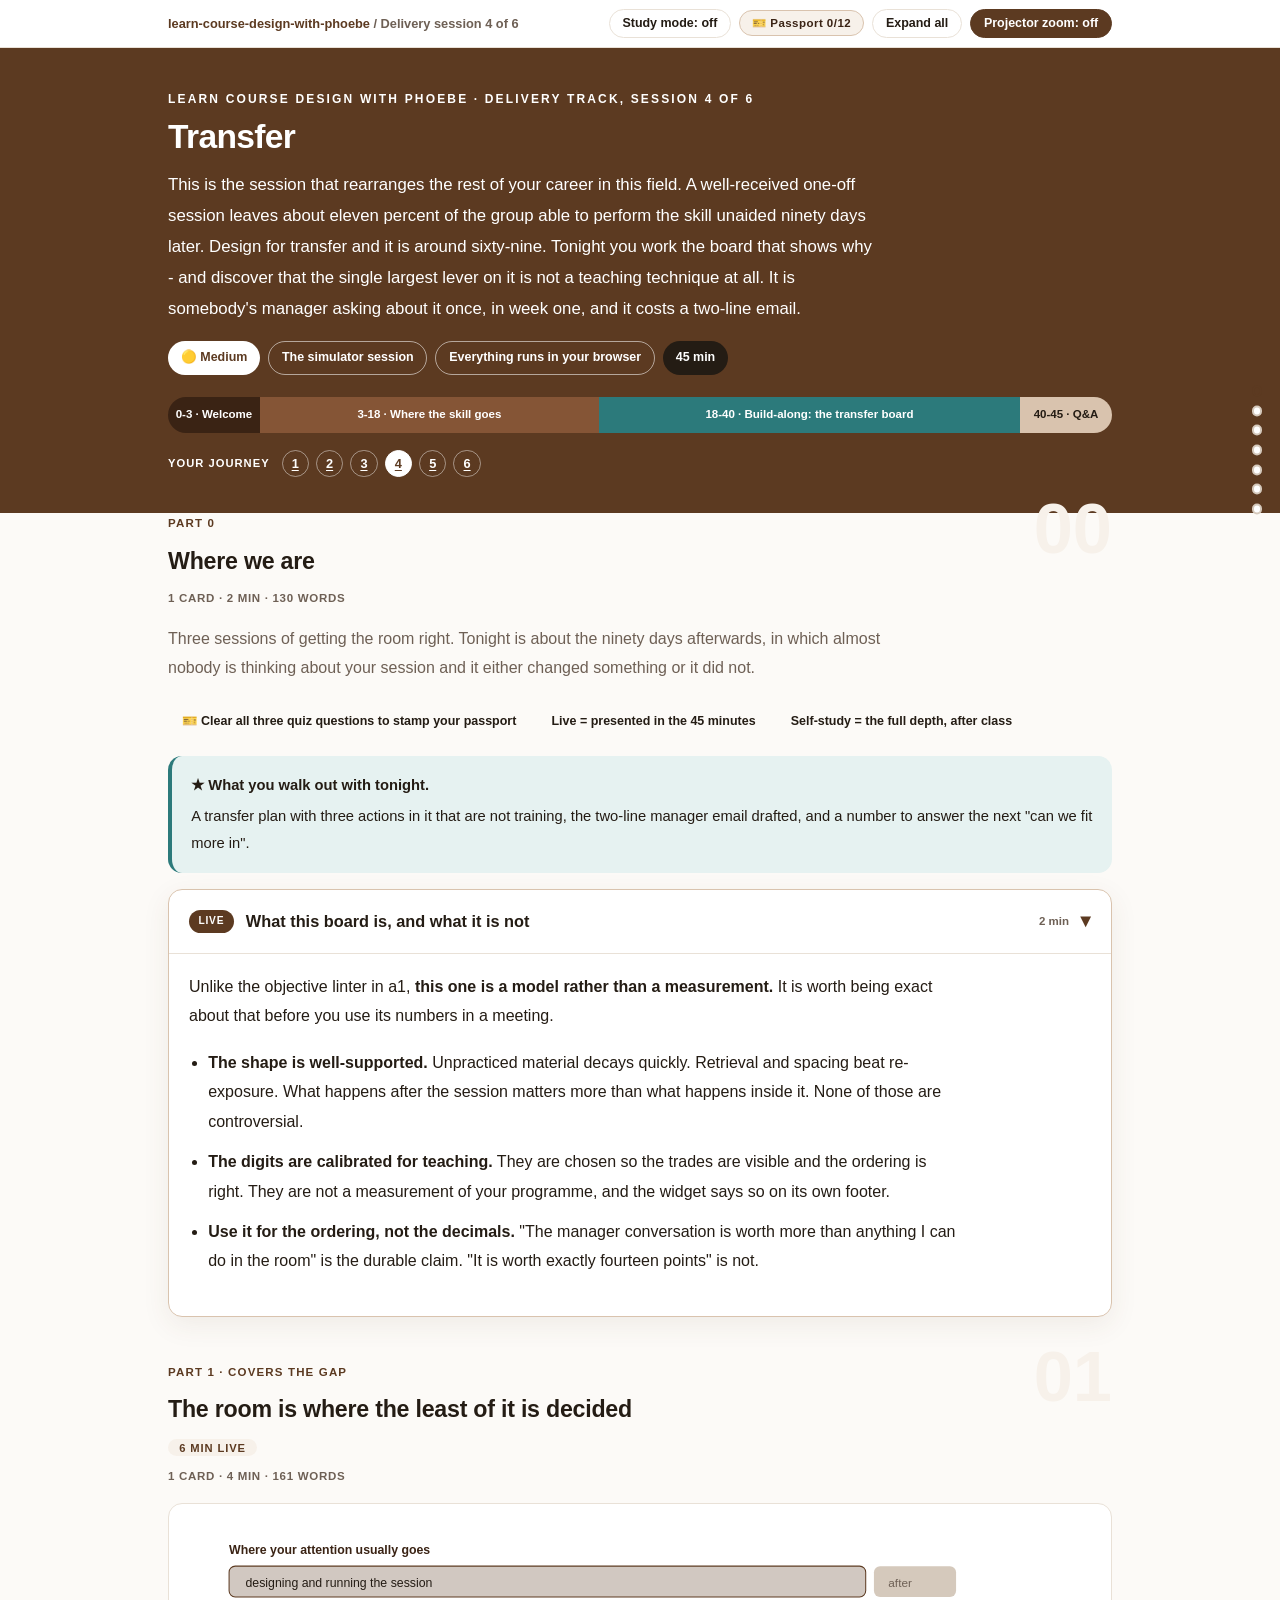
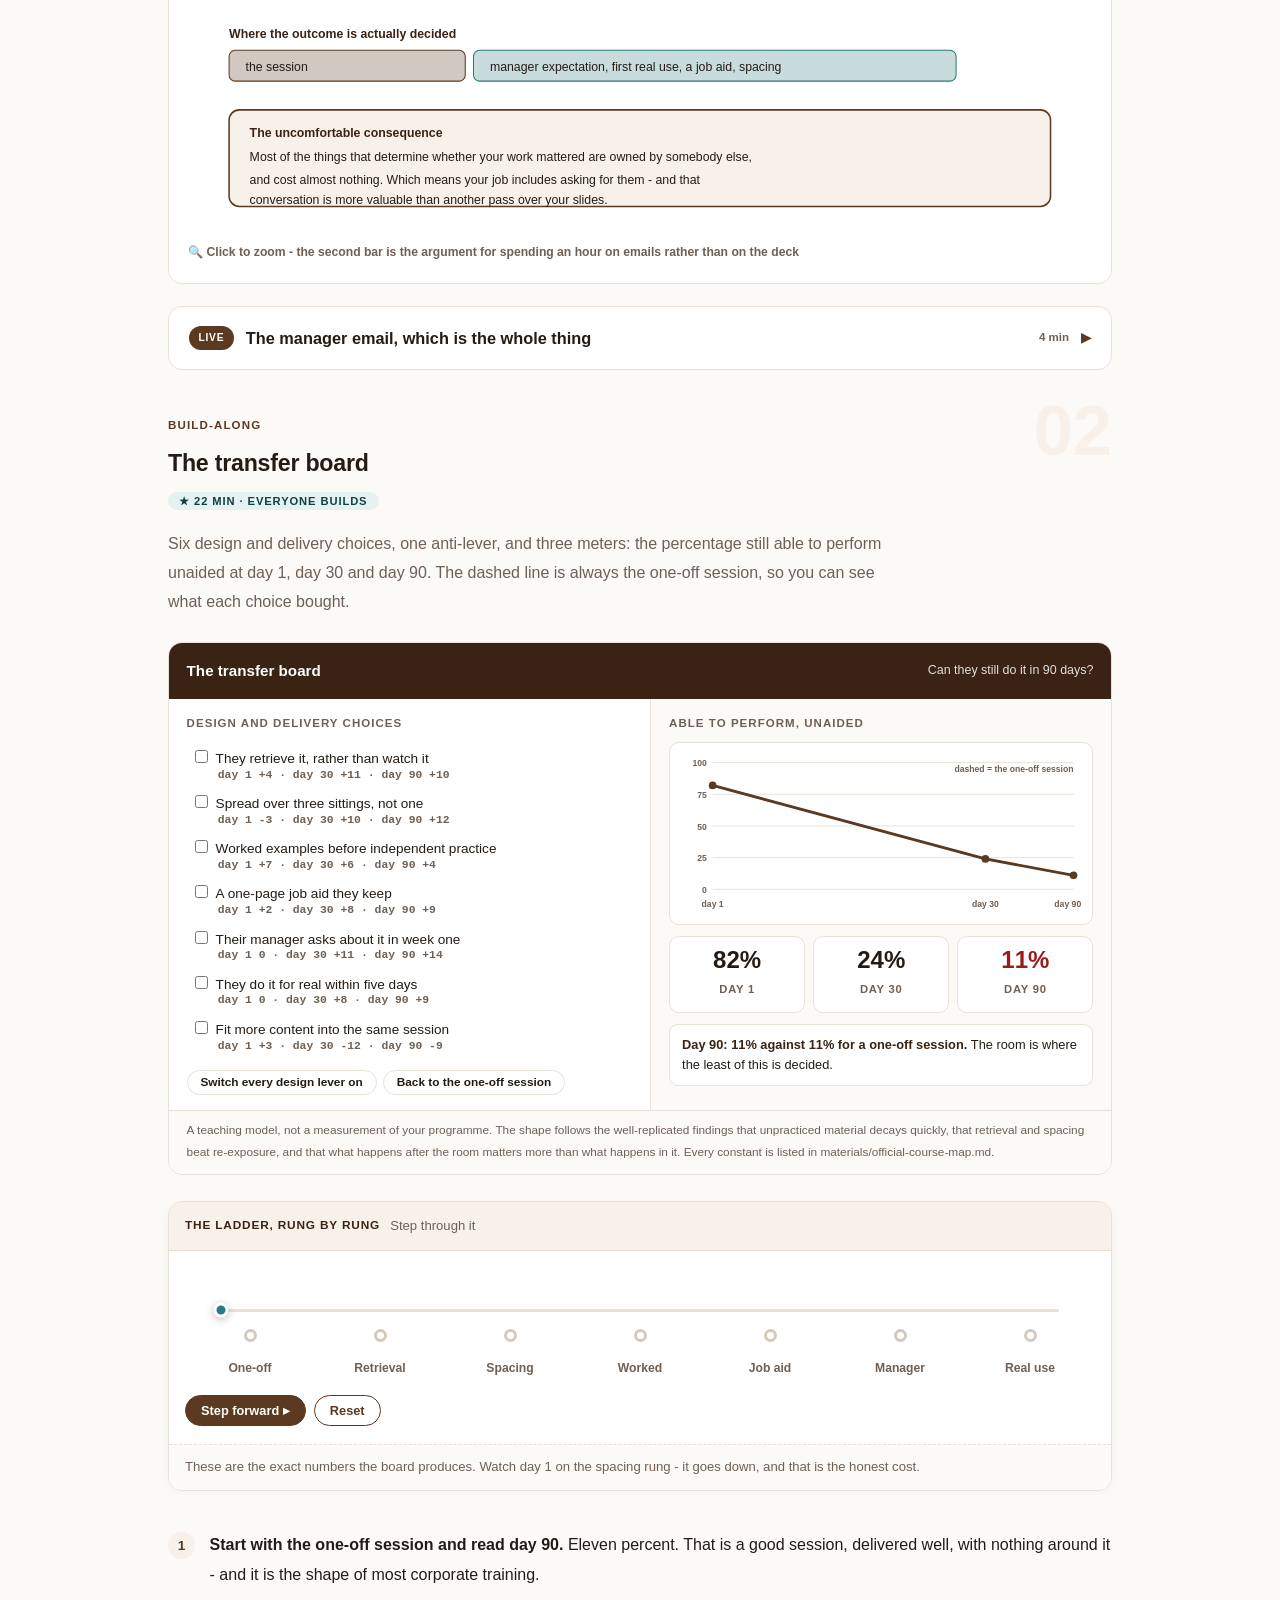
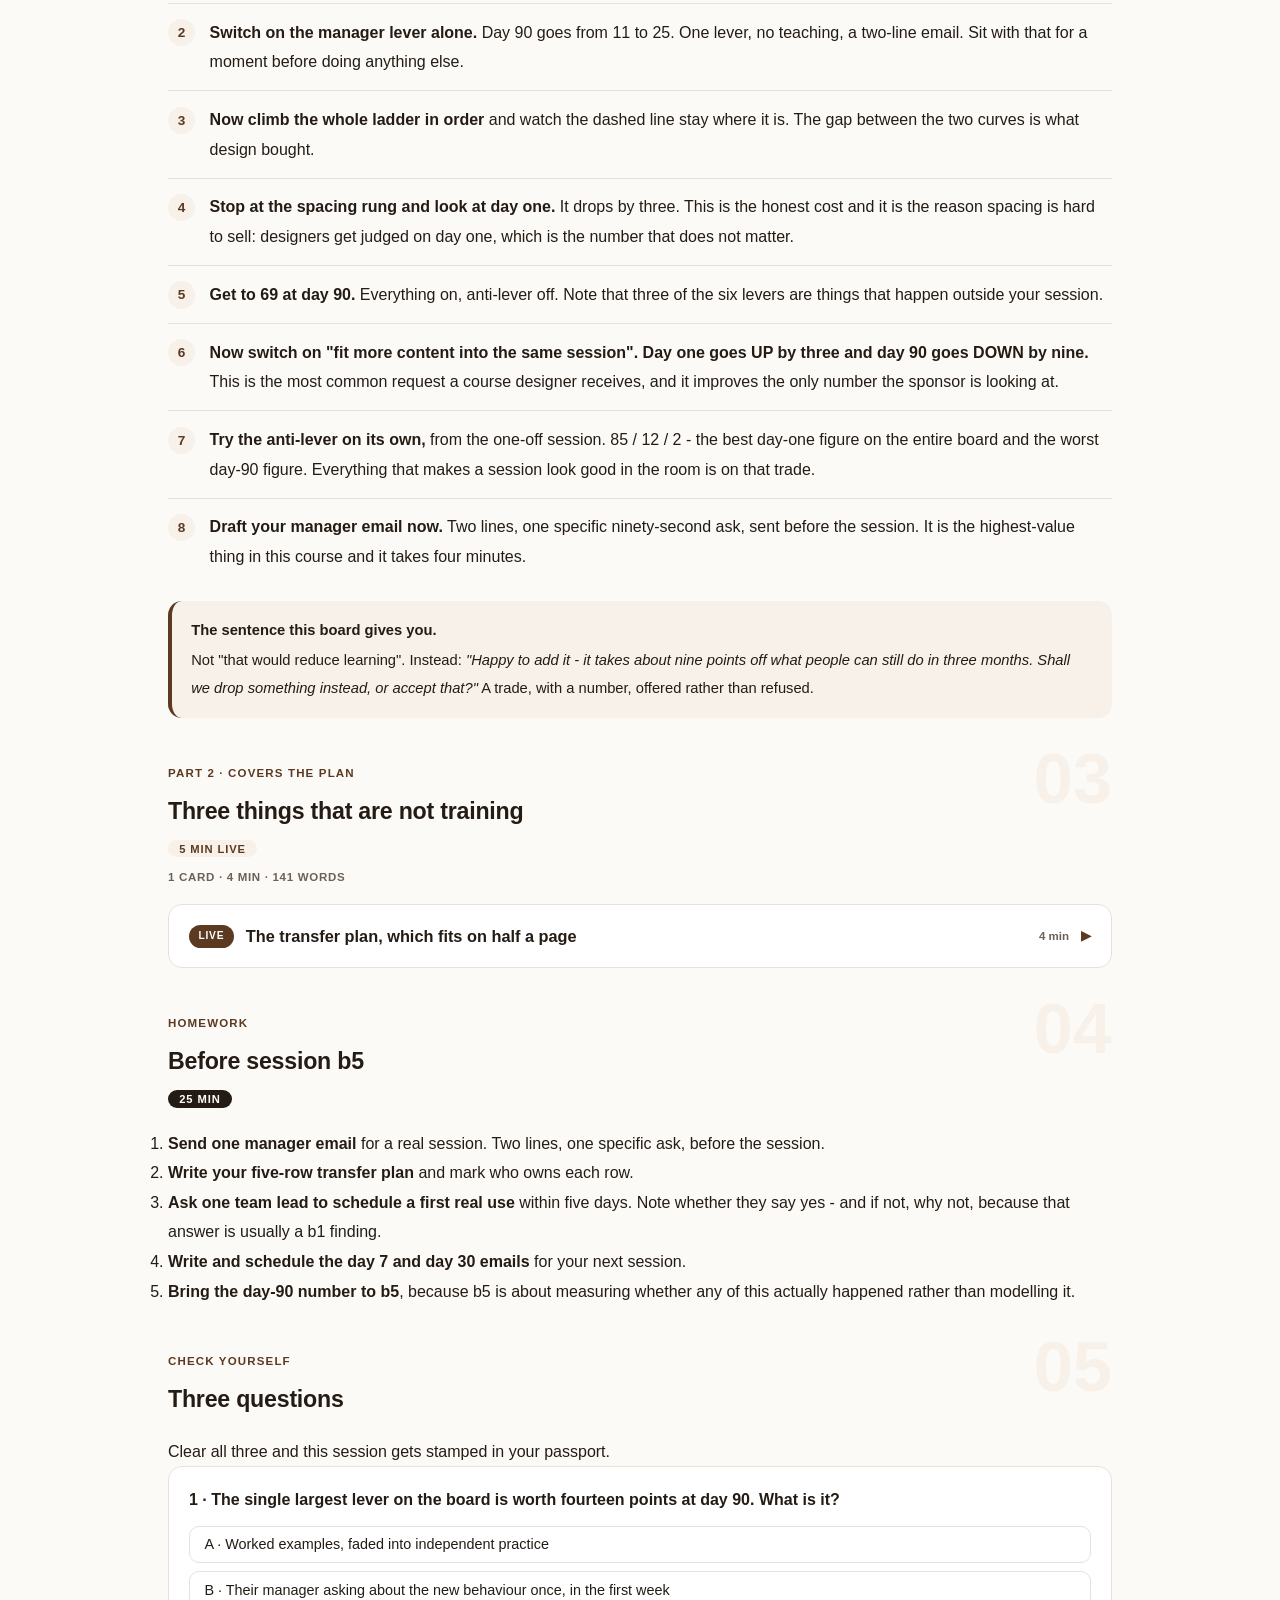
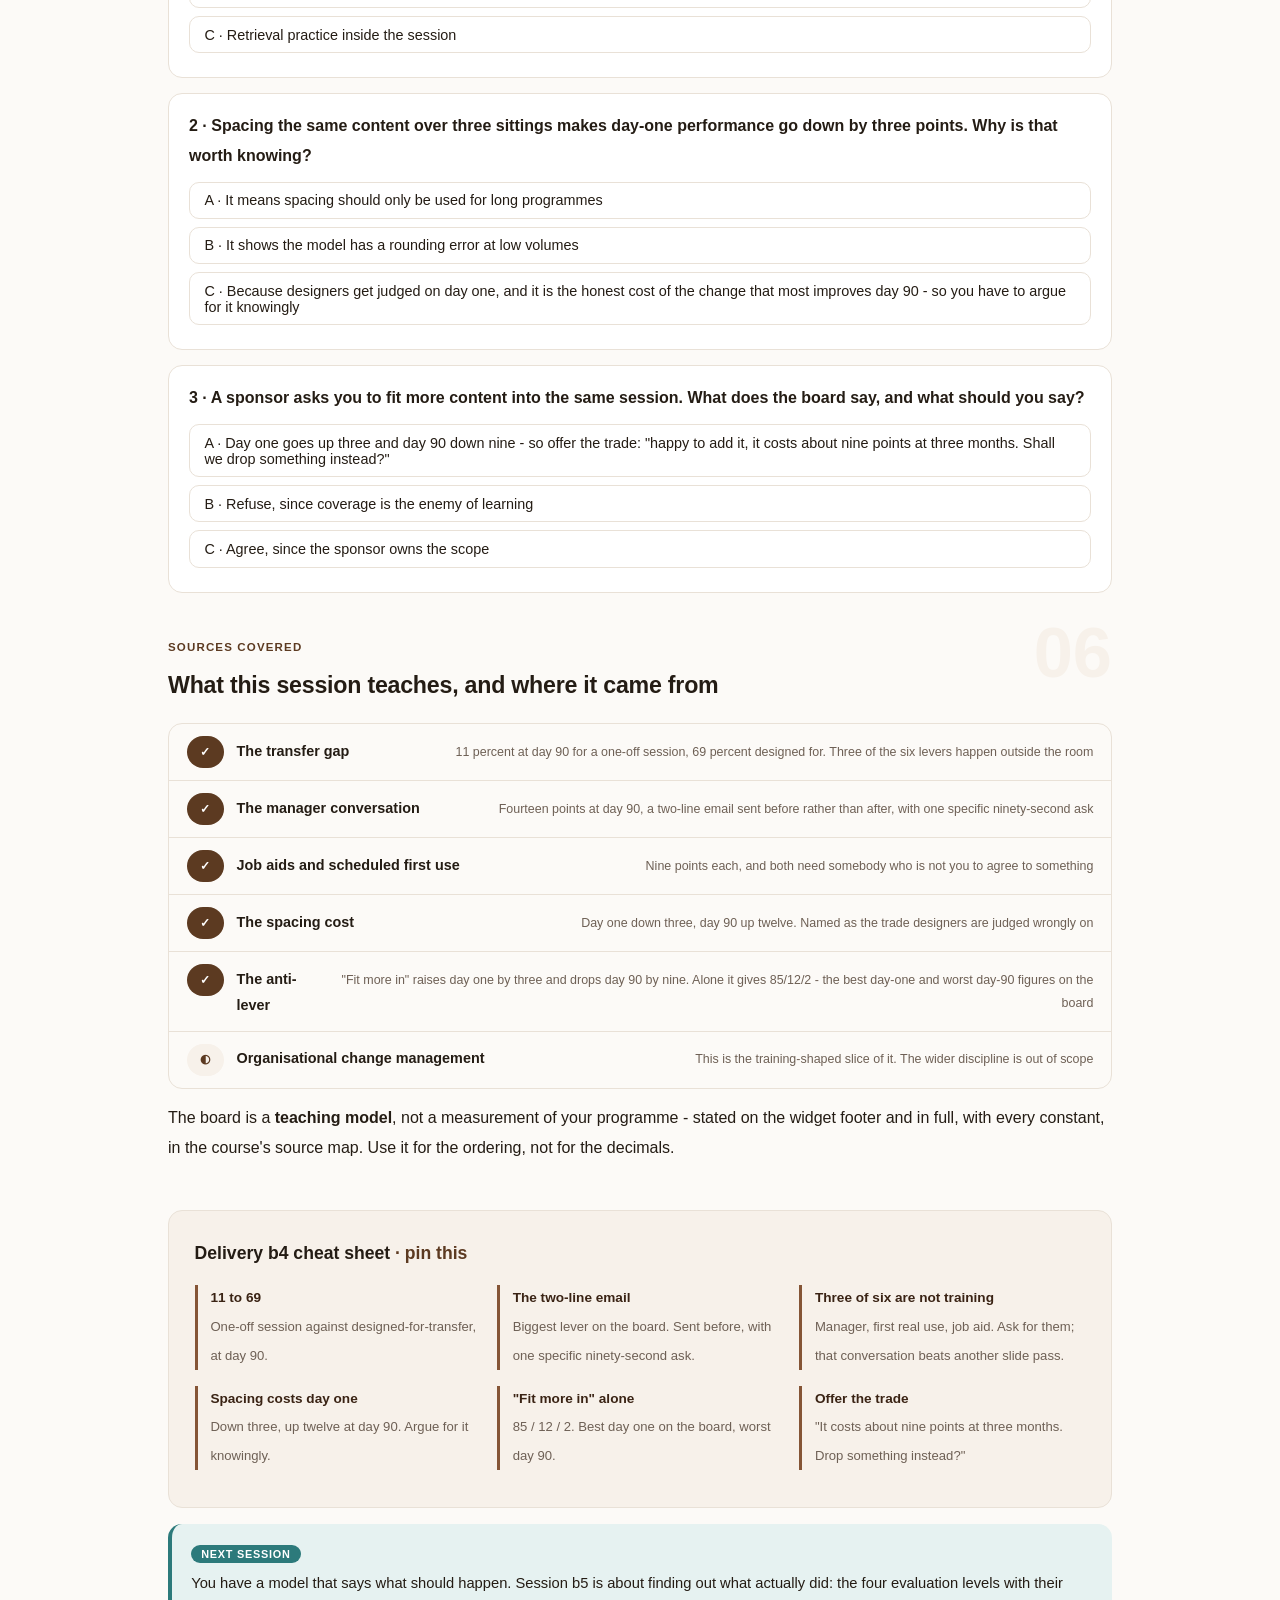
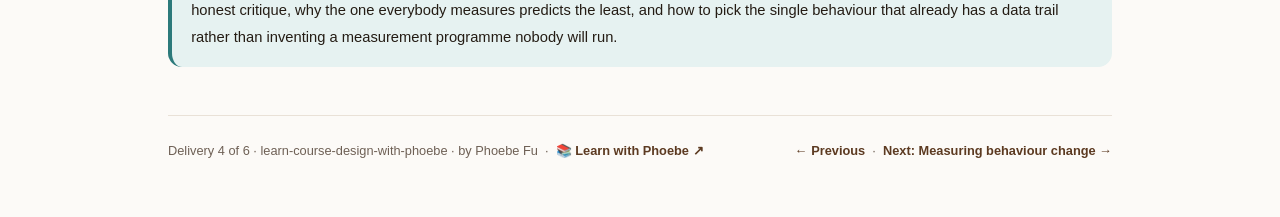
<file: courses/b4-transfer.html>
<!DOCTYPE html>
<html lang="en">
<head>
<meta charset="UTF-8">
<meta name="viewport" content="width=device-width, initial-scale=1.0">
<!-- social:start -->
<meta name="description" content="Delivery session 4 of 6. The transfer board. Where a trained skill actually goes over 90 days, why the manager conversation beats every classroom technique, and the anti-lever every sponsor asks for.">
<meta property="og:type" content="article">
<meta property="og:site_name" content="Learn with Phoebe">
<meta property="og:title" content="Transfer - learn course design with phoebe">
<meta property="og:description" content="Delivery session 4 of 6. Most of what decides Monday happens outside your session.">
<meta property="og:url" content="https://phoebefu6.github.io/learn-course-design-with-phoebe/courses/b4-transfer.html">
<meta property="og:image" content="https://phoebefu6.github.io/learn-course-design-with-phoebe/assets/og-cover.png">
<meta property="og:image:width" content="1200">
<meta property="og:image:height" content="630">
<meta name="twitter:card" content="summary_large_image">
<meta name="twitter:title" content="Transfer - learn course design with phoebe">
<meta name="twitter:description" content="Delivery session 4 of 6. 11 percent at day 90, or 69 if you design for it.">
<meta name="twitter:image" content="https://phoebefu6.github.io/learn-course-design-with-phoebe/assets/og-cover.png">
<!-- social:end -->
<title>Delivery 4 · Transfer - learn course design with phoebe</title>
<link rel="stylesheet" href="../assets/style.css?v=24">
</head>
<body>

<div class="toolbar">
  <div class="wrap">
    <span class="crumb"><a href="../index.html">learn-course-design-with-phoebe</a> / Delivery session 4 of 6</span>
    <button class="btn" id="toggle-all" type="button">Expand all</button>
    <button class="btn primary" id="zoom-toggle" type="button">Projector zoom: off</button>
  </div>
</div>

<header class="masthead">
  <div class="wrap">
    <div class="eyebrow">Learn Course Design with Phoebe · Delivery track, session 4 of 6</div>
    <h1>Trans<span class="accent">fer</span></h1>
    <p class="sub">This is the session that rearranges the rest of your career in this field. A well-received one-off session leaves about eleven percent of the group able to perform the skill unaided ninety days later. Design for transfer and it is around sixty-nine. Tonight you work the board that shows why - and discover that the single largest lever on it is not a teaching technique at all. It is somebody's manager asking about it once, in week one, and it costs a two-line email.</p>
    <div class="chip-row">
      <span class="chip level">🟡 Medium</span>
      <span class="chip audience">The simulator session</span>
      <span class="chip audience">Everything runs in your browser</span>
      <span class="chip time">45 min</span>
    </div>
    <div class="agenda">
      <span class="a1" style="flex:1">0-3 · Welcome</span>
      <span class="a2" style="flex:4">3-18 · Where the skill goes</span>
      <span class="a3" style="flex:5">18-40 · Build-along: the transfer board</span>
      <span class="a4" style="flex:1">40-45 · Q&amp;A</span>
    </div>
  </div>
</header>

<main class="wrap">

  <!-- ============ INTRO ============ -->
  <section class="section" id="intro">
    <div class="section-kicker">
      <span class="klabel">Part 0</span>
      <h2>Where we are</h2>
    </div>
    <p class="lede">Three sessions of getting the room right. Tonight is about the ninety days afterwards, in which almost nobody is thinking about your session and it either changed something or it did not.</p>

    <div class="legend">
      <span class="pill">🎫 Clear all three quiz questions to stamp your passport</span>
      <span class="pill">Live = presented in the 45 minutes</span>
      <span class="pill">Self-study = the full depth, after class</span>
    </div>

    <div class="callout win">
      <p><strong>★ What you walk out with tonight.</strong> A transfer plan with three actions in it that are not training, the two-line manager email drafted, and a number to answer the next "can we fit more in".</p>
    </div>

    <details class="card" open>
      <summary><span class="mode live">Live</span>What this board is, and what it is not<span class="mini">2 min</span><span class="caret">▶</span></summary>
      <div class="body">
        <p>Unlike the objective linter in a1, <strong>this one is a model rather than a measurement.</strong> It is worth being exact about that before you use its numbers in a meeting.</p>
        <ul>
          <li><strong>The shape is well-supported.</strong> Unpracticed material decays quickly. Retrieval and spacing beat re-exposure. What happens after the session matters more than what happens inside it. None of those are controversial.</li>
          <li><strong>The digits are calibrated for teaching.</strong> They are chosen so the trades are visible and the ordering is right. They are not a measurement of your programme, and the widget says so on its own footer.</li>
          <li><strong>Use it for the ordering, not the decimals.</strong> "The manager conversation is worth more than anything I can do in the room" is the durable claim. "It is worth exactly fourteen points" is not.</li>
        </ul>
      </div>
    </details>
  </section>

  <!-- ============ PART 1 ============ -->
  <section class="section" id="part-1">
    <div class="section-kicker">
      <span class="klabel">Part 1 · covers the gap</span>
      <h2>The room is where the least of it is decided</h2>
      <span class="tag concept">6 min live</span>
    </div>

    <figure class="zoomable">
      <svg viewBox="0 0 880 300" xmlns="http://www.w3.org/2000/svg" role="img" aria-label="What decides whether a trained skill is used, split between the session and everything around it">
        <style>
          .n4gH { font: 800 12px Inter, sans-serif; fill: #3A2314; }
          .n4gB { font: 400 12px Inter, sans-serif; fill: #241C14; }
          .n4gN { font: 400 11.5px Inter, sans-serif; fill: #6E6055; }
        </style>
        <text class="n4gH" x="40" y="30">Where your attention usually goes</text>
        <rect x="40" y="42" width="620" height="30" rx="6" fill="#5C3A21" fill-opacity=".28" stroke="#5C3A21"/>
        <text class="n4gB" x="56" y="62">designing and running the session</text>
        <rect x="668" y="42" width="80" height="30" rx="6" fill="#D5C9BC"/>
        <text class="n4gN" x="682" y="62">after</text>

        <text class="n4gH" x="40" y="112">Where the outcome is actually decided</text>
        <rect x="40" y="124" width="230" height="30" rx="6" fill="#5C3A21" fill-opacity=".28" stroke="#5C3A21"/>
        <text class="n4gB" x="56" y="144">the session</text>
        <rect x="278" y="124" width="470" height="30" rx="6" fill="#2C7A7B" fill-opacity=".26" stroke="#2C7A7B"/>
        <text class="n4gB" x="294" y="144">manager expectation, first real use, a job aid, spacing</text>

        <rect x="40" y="182" width="800" height="94" rx="10" fill="#F7F1EA" stroke="#5C3A21" stroke-width="1.5"/>
        <text class="n4gH" x="60" y="208">The uncomfortable consequence</text>
        <text class="n4gB" x="60" y="232">Most of the things that determine whether your work mattered are owned by somebody else,</text>
        <text class="n4gB" x="60" y="254">and cost almost nothing. Which means your job includes asking for them - and that</text>
        <text class="n4gB" x="60" y="274">conversation is more valuable than another pass over your slides.</text>
      </svg>
      <figcaption>🔍 Click to zoom - the second bar is the argument for spending an hour on emails rather than on the deck</figcaption>
    </figure>

    <details class="card">
      <summary><span class="mode live">Live</span>The manager email, which is the whole thing<span class="mini">4 min</span><span class="caret">▶</span></summary>
      <div class="body">
        <p>The largest lever on tonight's board is that somebody's manager asks about the new behaviour once, in the first week. Not a review, not a check-in process - one conversation that signals this is expected.</p>
        <p>It works because it changes the incentive row from b1's five causes, which no course can touch. And it costs you an email:</p>
        <div class="callout example">
          <span class="ex-pill">The two-line email</span>
          <p><em>"Your team is in Thursday's data-contracts session. The one thing that makes it stick: ask them in the first week what they classified and what they decided. Ninety seconds, once. That is the whole ask."</em></p>
        </div>
        <ul>
          <li><strong>Send it before the session, not after.</strong> After, it is a follow-up nobody has time for. Before, it is a briefing.</li>
          <li><strong>Ask for one specific ninety-second thing.</strong> "Support the learning" is not actionable. "Ask them what they classified" is.</li>
          <li><strong>Tell the room you have done it.</strong> "Your managers have been asked to check in this week." That sentence alone changes what people expect of themselves.</li>
        </ul>
      </div>
    </details>
  </section>

  <!-- ============ DEMO ============ -->
  <section class="section" id="demo-1">
    <div class="section-kicker">
      <span class="klabel">Build-along</span>
      <h2>The transfer board</h2>
      <span class="tag demo">★ 22 min · everyone builds</span>
    </div>
    <p class="lede">Six design and delivery choices, one anti-lever, and three meters: the percentage still able to perform unaided at day 1, day 30 and day 90. The dashed line is always the one-off session, so you can see what each choice bought.</p>

    <div id="cd-live"></div>

    <div class="tick" data-stages="One-off|Retrieval|Spacing|Worked|Job aid|Manager|Real use" data-title="The ladder, rung by rung" data-foot="These are the exact numbers the board produces. Watch day 1 on the spacing rung - it goes down, and that is the honest cost.">
      <p class="tick-note" data-stage="0"><b>82% · 24% · 11%.</b> A one-off session, well delivered, nothing around it. Day one looks excellent, which is the number everybody sees and the reason this design survives.</p>
      <p class="tick-note" data-stage="1"><b>86% · 35% · 21%.</b> They retrieve it rather than watch it. Day 90 roughly doubles, and the room feels harder - which is exactly why sponsors ask for this to be removed.</p>
      <p class="tick-note" data-stage="2"><b>83% · 45% · 33%.</b> Spread over three sittings. <strong>Day one goes down by three.</strong> Same total minutes, no false peak, and day 90 up another twelve. This is the trade people find hardest to accept.</p>
      <p class="tick-note" data-stage="3"><b>90% · 51% · 37%.</b> Worked examples, then faded. Helps day one substantially and day 90 modestly - it is a learning lever more than a retention one.</p>
      <p class="tick-note" data-stage="4"><b>92% · 59% · 46%.</b> A one-page job aid they keep. Nine points at day 90 for the cheapest artefact in the whole course, because it is the only thing still present in ninety days.</p>
      <p class="tick-note" data-stage="5"><b>92% · 70% · 60%.</b> Their manager asks in week one. <strong>Fourteen points, more than any classroom technique on the board, and it is a two-line email.</strong></p>
      <p class="tick-note" data-stage="6"><b>92% · 78% · 69%.</b> They do it for real within five days. Scheduling the first real use is design work, and it usually needs somebody who is not you to agree to it.</p>
    </div>

    <div class="steps">
      <div class="step"><p><strong>Start with the one-off session and read day 90.</strong> Eleven percent. That is a good session, delivered well, with nothing around it - and it is the shape of most corporate training.</p></div>
      <div class="step"><p><strong>Switch on the manager lever alone.</strong> Day 90 goes from 11 to 25. One lever, no teaching, a two-line email. Sit with that for a moment before doing anything else.</p></div>
      <div class="step"><p><strong>Now climb the whole ladder in order</strong> and watch the dashed line stay where it is. The gap between the two curves is what design bought.</p></div>
      <div class="step"><p><strong>Stop at the spacing rung and look at day one.</strong> It drops by three. This is the honest cost and it is the reason spacing is hard to sell: designers get judged on day one, which is the number that does not matter.</p></div>
      <div class="step"><p><strong>Get to 69 at day 90.</strong> Everything on, anti-lever off. Note that three of the six levers are things that happen outside your session.</p></div>
      <div class="step"><p><strong>Now switch on "fit more content into the same session".</strong> <strong>Day one goes UP by three and day 90 goes DOWN by nine.</strong> This is the most common request a course designer receives, and it improves the only number the sponsor is looking at.</p></div>
      <div class="step"><p><strong>Try the anti-lever on its own,</strong> from the one-off session. 85 / 12 / 2 - the best day-one figure on the entire board and the worst day-90 figure. Everything that makes a session look good in the room is on that trade.</p></div>
      <div class="step"><p><strong>Draft your manager email now.</strong> Two lines, one specific ninety-second ask, sent before the session. It is the highest-value thing in this course and it takes four minutes.</p></div>
    </div>

    <div class="callout tip">
      <p><strong>The sentence this board gives you.</strong> Not "that would reduce learning". Instead: <em>"Happy to add it - it takes about nine points off what people can still do in three months. Shall we drop something instead, or accept that?"</em> A trade, with a number, offered rather than refused.</p>
    </div>
  </section>

  <!-- ============ PART 2 ============ -->
  <section class="section" id="part-2">
    <div class="section-kicker">
      <span class="klabel">Part 2 · covers the plan</span>
      <h2>Three things that are not training</h2>
      <span class="tag concept">5 min live</span>
    </div>

    <details class="card">
      <summary><span class="mode live">Live</span>The transfer plan, which fits on half a page<span class="mini">4 min</span><span class="caret">▶</span></summary>
      <div class="body">
        <table class="clean">
          <tr><th>When</th><th>What</th><th>Who owns it</th></tr>
          <tr><td>Before</td><td>The two-line manager email</td><td>You</td></tr>
          <tr><td>In the room</td><td>Retrieval, worked examples, the job aid</td><td>You</td></tr>
          <tr><td>Day 1 to 5</td><td>They classify a real change on their own service</td><td>Their lead schedules it</td></tr>
          <tr><td>Week 1</td><td>The manager asks the ninety-second question</td><td>The manager</td></tr>
          <tr><td>Day 7 and day 30</td><td>Two questions by email</td><td>You, written and scheduled now</td></tr>
        </table>
        <p>Five rows. Two are yours, three belong to somebody else, and asking for those three is a conversation you have to actually have. That conversation is worth more than another pass over your materials, and it is the part that almost never happens.</p>
        <div class="callout tip">
          <p>Put this half page in the b6 business case. "Here is what I will do and here are the three things I need from you" is a much stronger proposal than a course outline, and it also sets up what you will and will not be accountable for.</p>
        </div>
      </div>
    </details>
  </section>

  <!-- ============ HOMEWORK ============ -->
  <section class="section" id="exercise">
    <div class="section-kicker">
      <span class="klabel">Homework</span>
      <h2>Before session b5</h2>
      <span class="tag exercise">25 min</span>
    </div>
    <ol>
      <li><strong>Send one manager email</strong> for a real session. Two lines, one specific ask, before the session.</li>
      <li><strong>Write your five-row transfer plan</strong> and mark who owns each row.</li>
      <li><strong>Ask one team lead to schedule a first real use</strong> within five days. Note whether they say yes - and if not, why not, because that answer is usually a b1 finding.</li>
      <li><strong>Write and schedule the day 7 and day 30 emails</strong> for your next session.</li>
      <li><strong>Bring the day-90 number to b5</strong>, because b5 is about measuring whether any of this actually happened rather than modelling it.</li>
    </ol>
  </section>

  <!-- ============ QUIZ ============ -->
  <section class="section" id="quiz">
    <div class="section-kicker">
      <span class="klabel">Check yourself</span>
      <h2>Three questions</h2>
    </div>
    <p>Clear all three and this session gets stamped in your passport.</p>

    <div class="quiz-q" data-answer="1">
      <p class="qtext">1 · The single largest lever on the board is worth fourteen points at day 90. What is it?</p>
      <button class="qopt" type="button">A · Worked examples, faded into independent practice</button>
      <button class="qopt" type="button">B · Their manager asking about the new behaviour once, in the first week</button>
      <button class="qopt" type="button">C · Retrieval practice inside the session</button>
      <p class="qwhy">It is not a teaching technique at all, it costs a two-line email, and it works by changing the incentive - which is exactly the cause from b1 that no course can touch. It also means part of your job is asking somebody else for something.</p>
    </div>

    <div class="quiz-q" data-answer="2">
      <p class="qtext">2 · Spacing the same content over three sittings makes day-one performance go down by three points. Why is that worth knowing?</p>
      <button class="qopt" type="button">A · It means spacing should only be used for long programmes</button>
      <button class="qopt" type="button">B · It shows the model has a rounding error at low volumes</button>
      <button class="qopt" type="button">C · Because designers get judged on day one, and it is the honest cost of the change that most improves day 90 - so you have to argue for it knowingly</button>
      <p class="qwhy">A single block builds a fluency peak that is not real. Spacing refuses that peak, which is why the day-one number dips and the day-90 number roughly doubles. Knowing the cost in advance is what lets you defend the choice rather than being surprised by the feedback.</p>
    </div>

    <div class="quiz-q" data-answer="0">
      <p class="qtext">3 · A sponsor asks you to fit more content into the same session. What does the board say, and what should you say?</p>
      <button class="qopt" type="button">A · Day one goes up three and day 90 down nine - so offer the trade: "happy to add it, it costs about nine points at three months. Shall we drop something instead?"</button>
      <button class="qopt" type="button">B · Refuse, since coverage is the enemy of learning</button>
      <button class="qopt" type="button">C · Agree, since the sponsor owns the scope</button>
      <p class="qwhy">It is the most common request a designer receives and it improves the only number the sponsor is looking at, which is why it keeps winning. A refusal loses the relationship; agreeing loses the outcome. A trade with a number on it lets them make the decision knowingly, which is all you actually wanted.</p>
    </div>

    <p class="quiz-score"></p>
  </section>

  <!-- ============ OFFICIAL COVERAGE ============ -->
  <section class="section" id="official">
    <div class="section-kicker">
      <span class="klabel">Sources covered</span>
      <h2>What this session teaches, and where it came from</h2>
    </div>
    <div class="covered">
      <div class="covered-row"><span class="status pill solid">✓</span><span class="name">The transfer gap</span><span class="note">11 percent at day 90 for a one-off session, 69 percent designed for. Three of the six levers happen outside the room</span></div>
      <div class="covered-row"><span class="status pill solid">✓</span><span class="name">The manager conversation</span><span class="note">Fourteen points at day 90, a two-line email sent before rather than after, with one specific ninety-second ask</span></div>
      <div class="covered-row"><span class="status pill solid">✓</span><span class="name">Job aids and scheduled first use</span><span class="note">Nine points each, and both need somebody who is not you to agree to something</span></div>
      <div class="covered-row"><span class="status pill solid">✓</span><span class="name">The spacing cost</span><span class="note">Day one down three, day 90 up twelve. Named as the trade designers are judged wrongly on</span></div>
      <div class="covered-row"><span class="status pill solid">✓</span><span class="name">The anti-lever</span><span class="note">"Fit more in" raises day one by three and drops day 90 by nine. Alone it gives 85/12/2 - the best day-one and worst day-90 figures on the board</span></div>
      <div class="covered-row"><span class="status pill light">◐</span><span class="name">Organisational change management</span><span class="note">This is the training-shaped slice of it. The wider discipline is out of scope</span></div>
    </div>
    <p class="mono" style="margin-top:14px">The board is a <strong>teaching model</strong>, not a measurement of your programme - stated on the widget footer and in full, with every constant, in the course's source map. Use it for the ordering, not for the decimals.</p>
  </section>

  <!-- ============ CHEAT SHEET ============ -->
  <section class="cheat" id="cheatsheet">
    <h3>Delivery b4 cheat sheet <span>· pin this</span></h3>
    <div class="grid-2">
      <div class="cheat-item"><b>11 to 69</b><span>One-off session against designed-for-transfer, at day 90.</span></div>
      <div class="cheat-item"><b>The two-line email</b><span>Biggest lever on the board. Sent before, with one specific ninety-second ask.</span></div>
      <div class="cheat-item"><b>Three of six are not training</b><span>Manager, first real use, job aid. Ask for them; that conversation beats another slide pass.</span></div>
      <div class="cheat-item"><b>Spacing costs day one</b><span>Down three, up twelve at day 90. Argue for it knowingly.</span></div>
      <div class="cheat-item"><b>"Fit more in" alone</b><span>85 / 12 / 2. Best day one on the board, worst day 90.</span></div>
      <div class="cheat-item"><b>Offer the trade</b><span>"It costs about nine points at three months. Drop something instead?"</span></div>
    </div>
  </section>

  <div class="callout next">
    <span class="nx-pill">Next session</span>
    <p>You have a model that says what should happen. Session b5 is about finding out what actually did: the four evaluation levels with their honest critique, why the one everybody measures predicts the least, and how to pick the single behaviour that already has a data trail rather than inventing a measurement programme nobody will run.</p>
  </div>

  <footer class="pagefoot">
    <span>Delivery 4 of 6 · learn-course-design-with-phoebe · by Phoebe Fu &nbsp;·&nbsp; 📚 <a href="https://phoebefu6.github.io/learn-with-phoebe/">Learn with Phoebe ↗</a></span>
    <span><a href="b3-running-the-room.html">← Previous</a> &nbsp;·&nbsp; <a href="b5-measuring-change.html">Next: Measuring behaviour change →</a></span>
  </footer>

</main>

<script src="../assets/app.js?v=22"></script>
<script src="../assets/cd-live.js?v=4"></script>
</body>
</html>
</file>
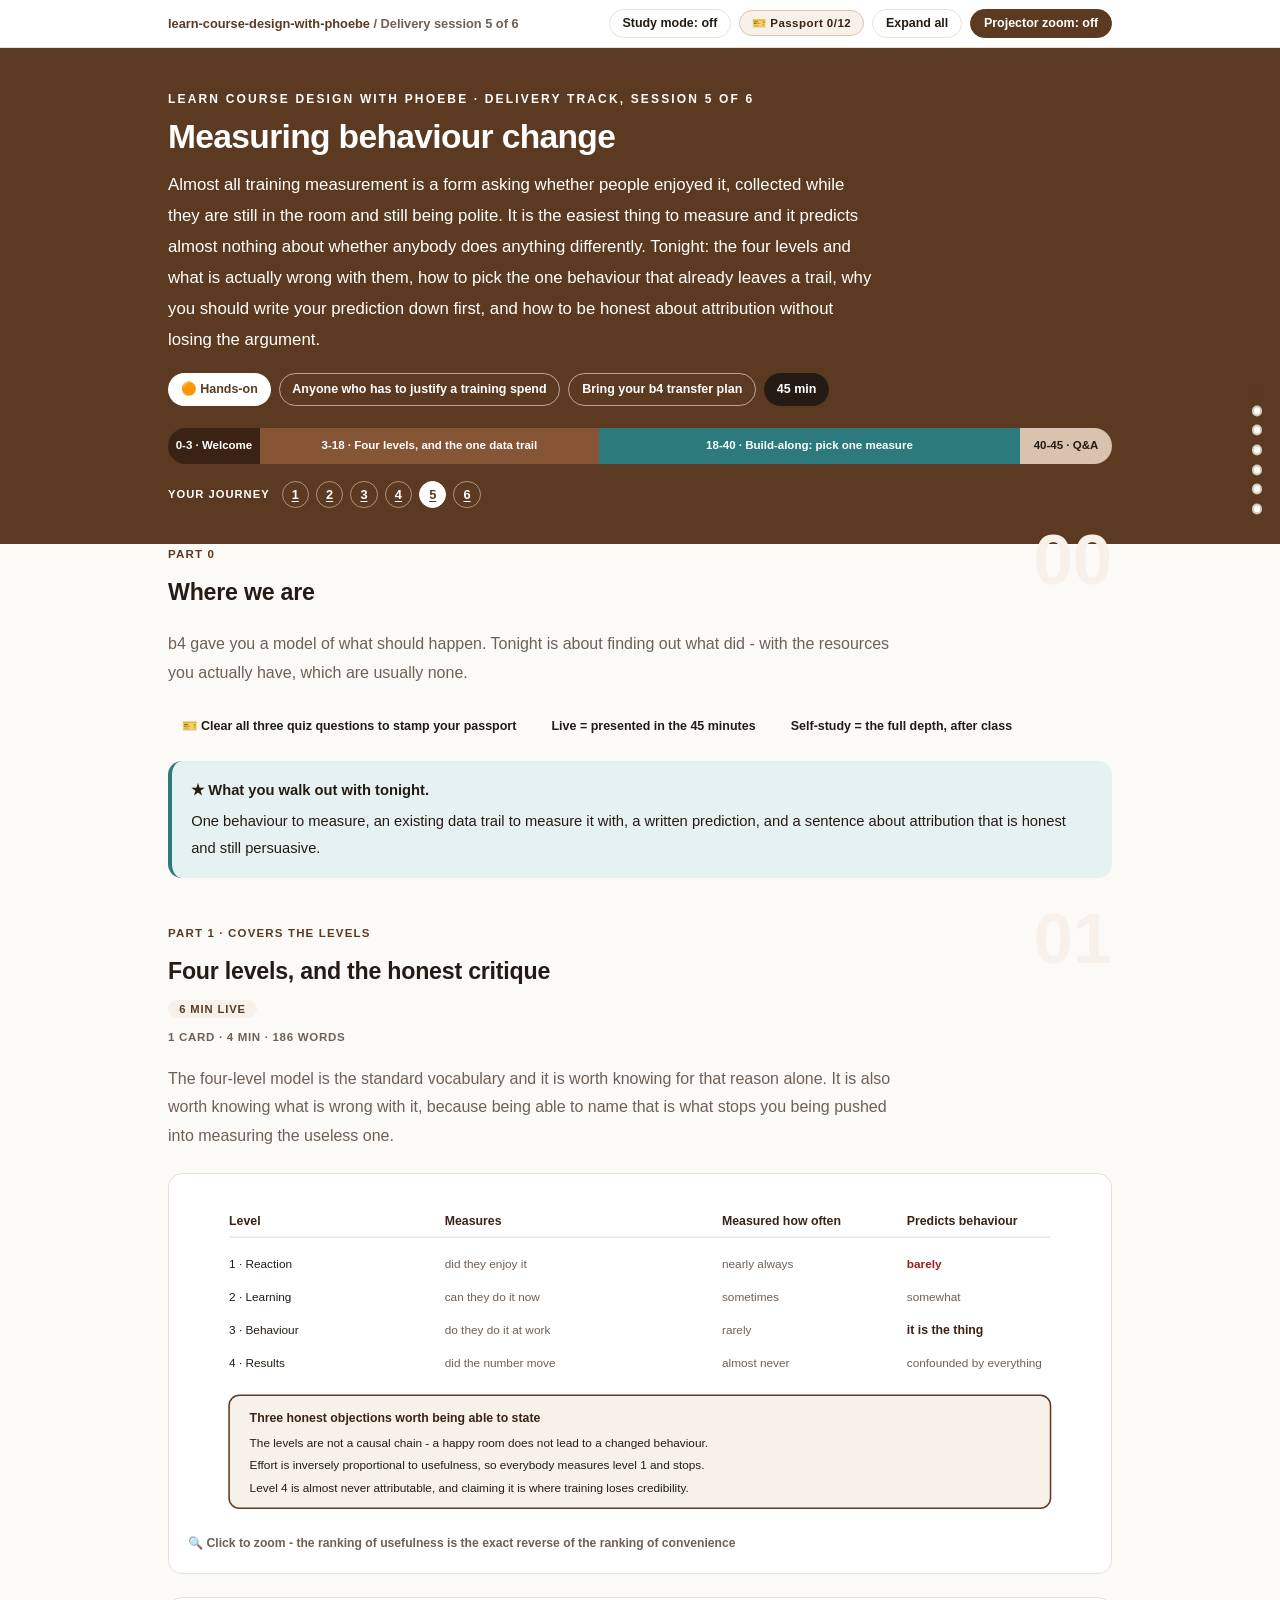
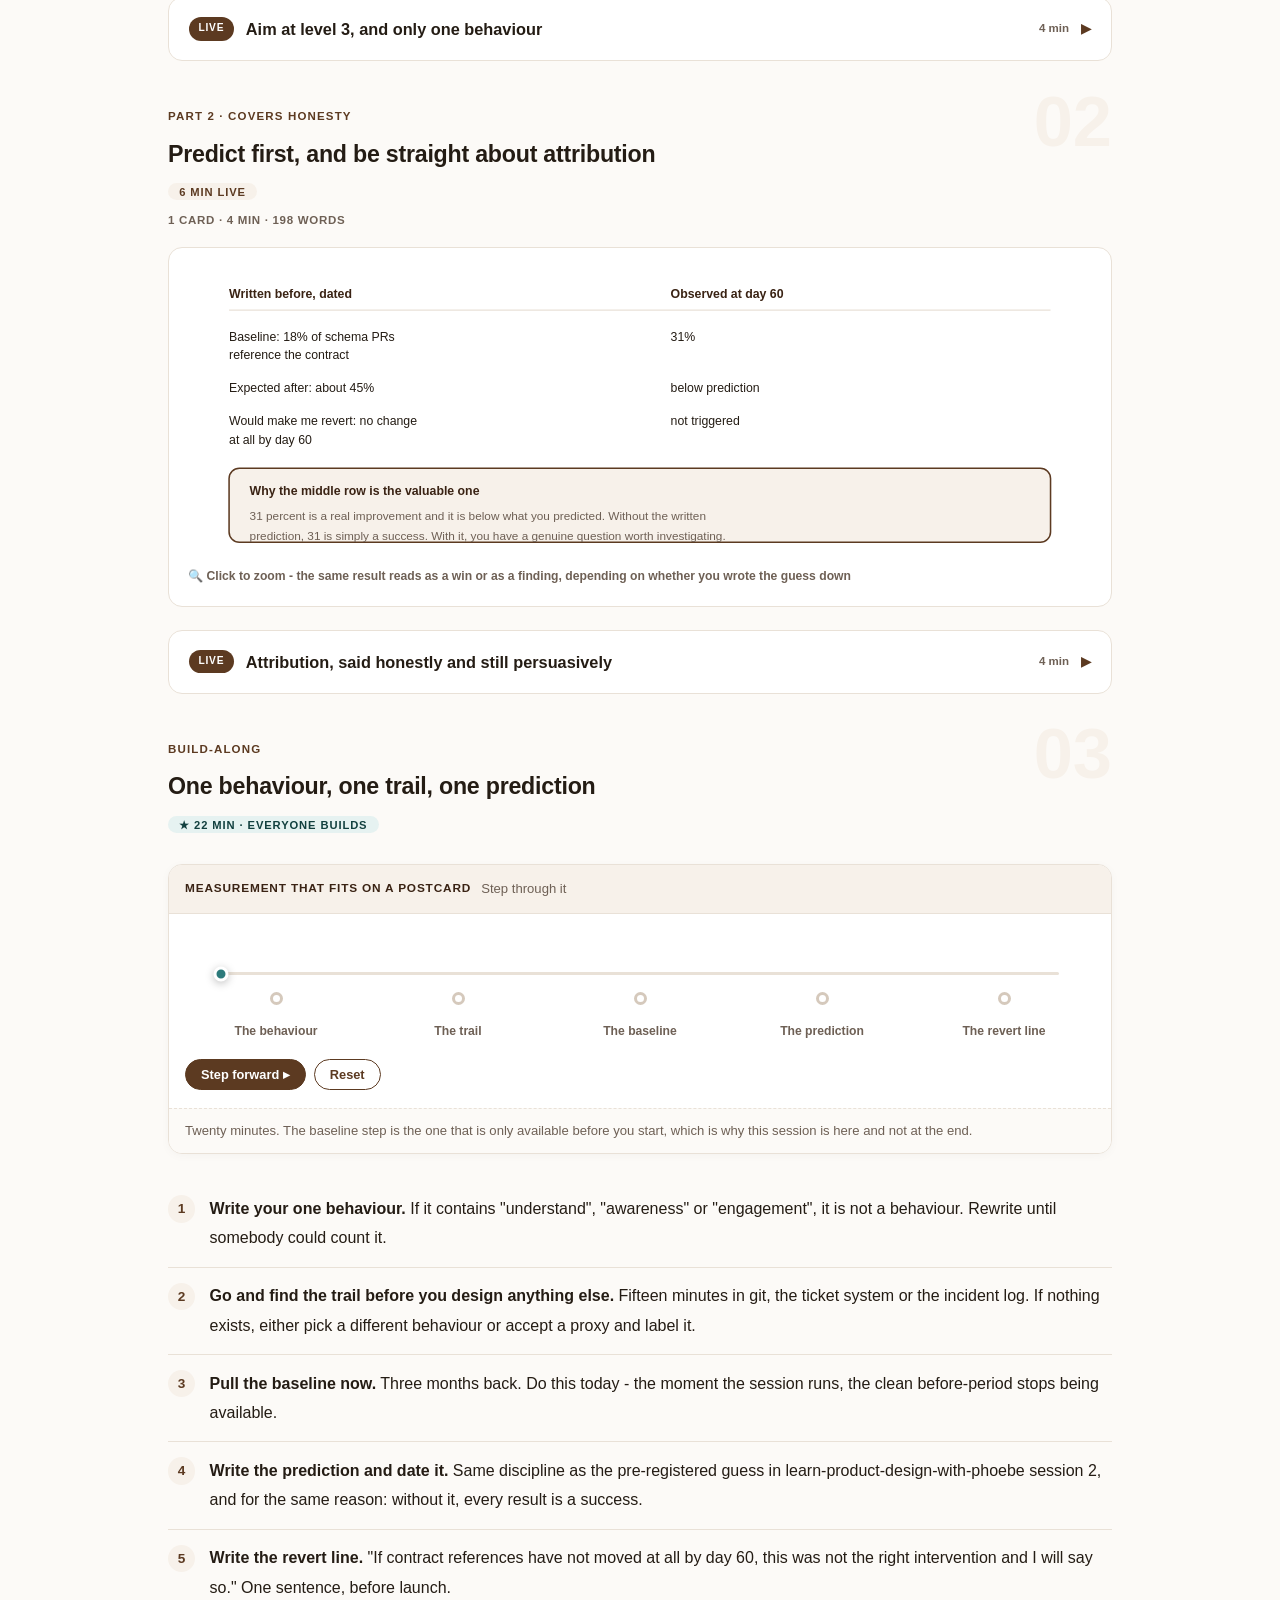
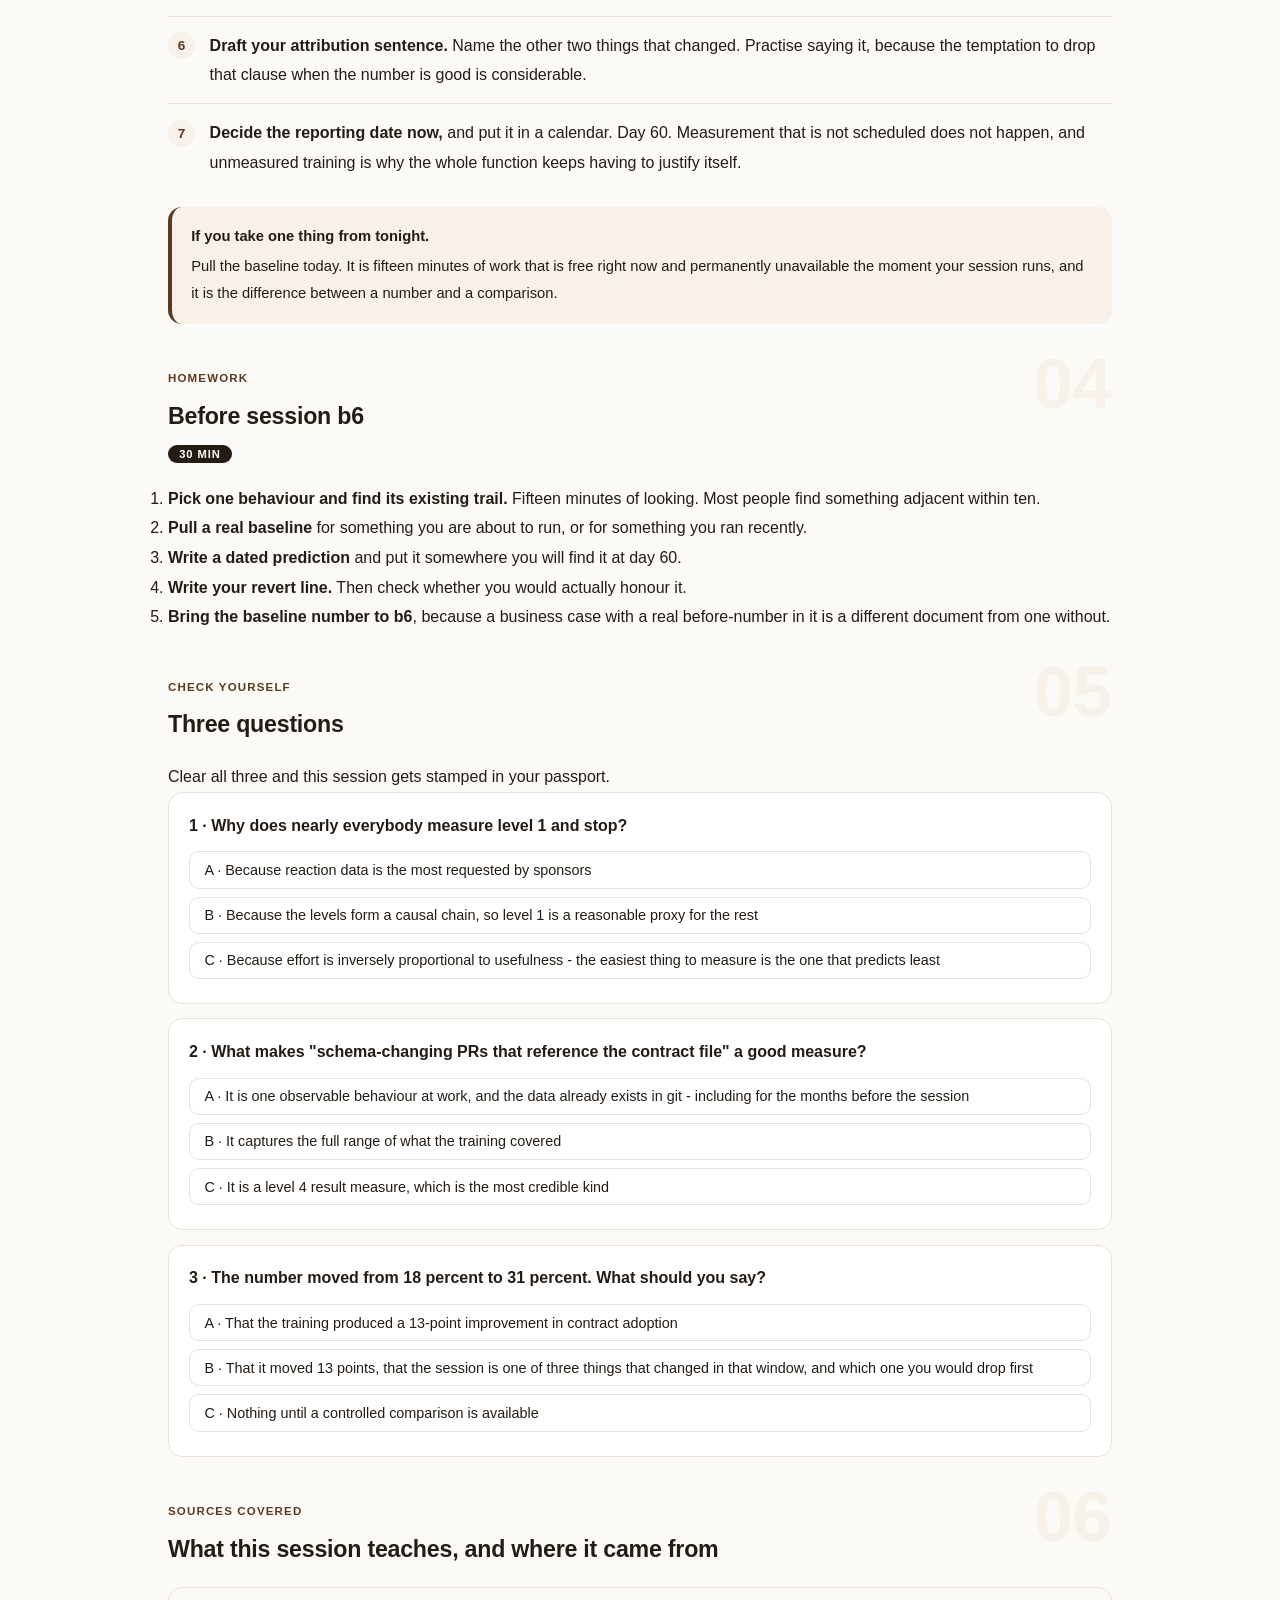
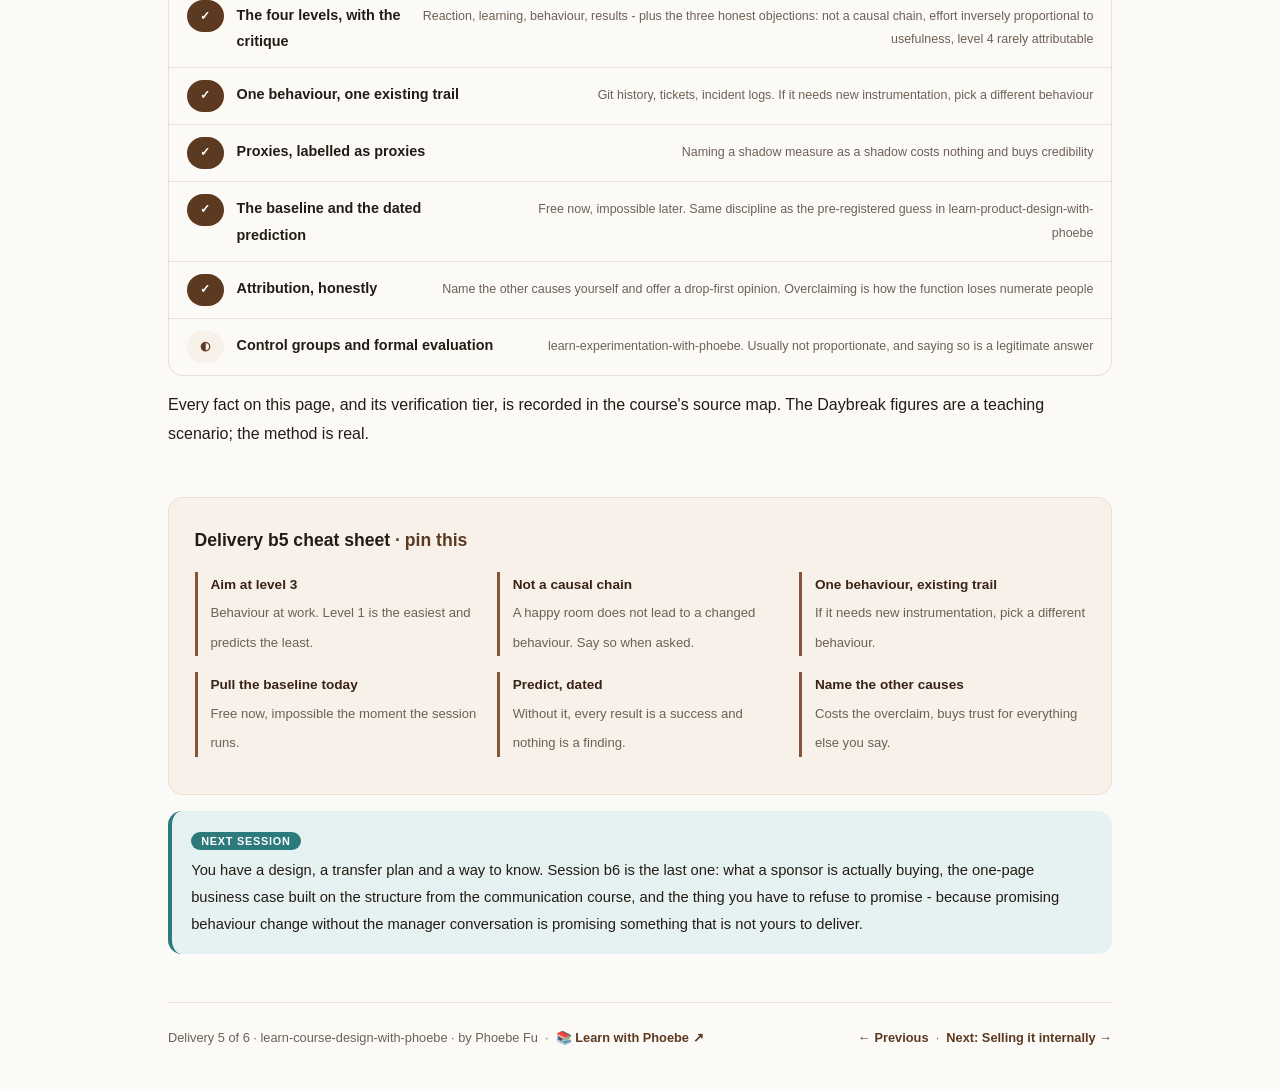
<file: courses/b5-measuring-change.html>
<!DOCTYPE html>
<html lang="en">
<head>
<meta charset="UTF-8">
<meta name="viewport" content="width=device-width, initial-scale=1.0">
<!-- social:start -->
<meta name="description" content="Delivery session 5 of 6. The four levels with their honest critique, picking the one behaviour that already has a data trail, and writing your prediction down before you run it.">
<meta property="og:type" content="article">
<meta property="og:site_name" content="Learn with Phoebe">
<meta property="og:title" content="Measuring behaviour change - learn course design with phoebe">
<meta property="og:description" content="Delivery session 5 of 6. The level everybody measures is the one that predicts least.">
<meta property="og:url" content="https://phoebefu6.github.io/learn-course-design-with-phoebe/courses/b5-measuring-change.html">
<meta property="og:image" content="https://phoebefu6.github.io/learn-course-design-with-phoebe/assets/og-cover.png">
<meta property="og:image:width" content="1200">
<meta property="og:image:height" content="630">
<meta name="twitter:card" content="summary_large_image">
<meta name="twitter:title" content="Measuring behaviour change - learn course design with phoebe">
<meta name="twitter:description" content="Delivery session 5 of 6. One behaviour, one existing data trail, one prediction.">
<meta name="twitter:image" content="https://phoebefu6.github.io/learn-course-design-with-phoebe/assets/og-cover.png">
<!-- social:end -->
<title>Delivery 5 · Measuring behaviour change - learn course design with phoebe</title>
<link rel="stylesheet" href="../assets/style.css?v=24">
</head>
<body>

<div class="toolbar">
  <div class="wrap">
    <span class="crumb"><a href="../index.html">learn-course-design-with-phoebe</a> / Delivery session 5 of 6</span>
    <button class="btn" id="toggle-all" type="button">Expand all</button>
    <button class="btn primary" id="zoom-toggle" type="button">Projector zoom: off</button>
  </div>
</div>

<header class="masthead">
  <div class="wrap">
    <div class="eyebrow">Learn Course Design with Phoebe · Delivery track, session 5 of 6</div>
    <h1>Measuring behaviour <span class="accent">change</span></h1>
    <p class="sub">Almost all training measurement is a form asking whether people enjoyed it, collected while they are still in the room and still being polite. It is the easiest thing to measure and it predicts almost nothing about whether anybody does anything differently. Tonight: the four levels and what is actually wrong with them, how to pick the one behaviour that already leaves a trail, why you should write your prediction down first, and how to be honest about attribution without losing the argument.</p>
    <div class="chip-row">
      <span class="chip level">🟠 Hands-on</span>
      <span class="chip audience">Anyone who has to justify a training spend</span>
      <span class="chip audience">Bring your b4 transfer plan</span>
      <span class="chip time">45 min</span>
    </div>
    <div class="agenda">
      <span class="a1" style="flex:1">0-3 · Welcome</span>
      <span class="a2" style="flex:4">3-18 · Four levels, and the one data trail</span>
      <span class="a3" style="flex:5">18-40 · Build-along: pick one measure</span>
      <span class="a4" style="flex:1">40-45 · Q&amp;A</span>
    </div>
  </div>
</header>

<main class="wrap">

  <!-- ============ INTRO ============ -->
  <section class="section" id="intro">
    <div class="section-kicker">
      <span class="klabel">Part 0</span>
      <h2>Where we are</h2>
    </div>
    <p class="lede">b4 gave you a model of what should happen. Tonight is about finding out what did - with the resources you actually have, which are usually none.</p>

    <div class="legend">
      <span class="pill">🎫 Clear all three quiz questions to stamp your passport</span>
      <span class="pill">Live = presented in the 45 minutes</span>
      <span class="pill">Self-study = the full depth, after class</span>
    </div>

    <div class="callout win">
      <p><strong>★ What you walk out with tonight.</strong> One behaviour to measure, an existing data trail to measure it with, a written prediction, and a sentence about attribution that is honest and still persuasive.</p>
    </div>
  </section>

  <!-- ============ PART 1 ============ -->
  <section class="section" id="part-1">
    <div class="section-kicker">
      <span class="klabel">Part 1 · covers the levels</span>
      <h2>Four levels, and the honest critique</h2>
      <span class="tag concept">6 min live</span>
    </div>
    <p class="lede">The four-level model is the standard vocabulary and it is worth knowing for that reason alone. It is also worth knowing what is wrong with it, because being able to name that is what stops you being pushed into measuring the useless one.</p>

    <figure class="zoomable">
      <svg viewBox="0 0 880 320" xmlns="http://www.w3.org/2000/svg" role="img" aria-label="The four evaluation levels with what each measures, how often it is measured, and what it predicts">
        <style>
          .n5lH { font: 800 12px Inter, sans-serif; fill: #3A2314; }
          .n5lB { font: 400 11.5px Inter, sans-serif; fill: #241C14; }
          .n5lN { font: 400 11.5px Inter, sans-serif; fill: #6E6055; }
          .n5lR { font: 700 11.5px Inter, sans-serif; fill: #991B1B; }
        </style>
        <text class="n5lH" x="40" y="30">Level</text>
        <text class="n5lH" x="250" y="30">Measures</text>
        <text class="n5lH" x="520" y="30">Measured how often</text>
        <text class="n5lH" x="700" y="30">Predicts behaviour</text>
        <line x1="40" y1="42" x2="840" y2="42" stroke="#E9E1D7"/>

        <text class="n5lB" x="40" y="72">1 · Reaction</text>
        <text class="n5lN" x="250" y="72">did they enjoy it</text>
        <text class="n5lN" x="520" y="72">nearly always</text>
        <text class="n5lR" x="700" y="72">barely</text>

        <text class="n5lB" x="40" y="104">2 · Learning</text>
        <text class="n5lN" x="250" y="104">can they do it now</text>
        <text class="n5lN" x="520" y="104">sometimes</text>
        <text class="n5lN" x="700" y="104">somewhat</text>

        <text class="n5lB" x="40" y="136">3 · Behaviour</text>
        <text class="n5lN" x="250" y="136">do they do it at work</text>
        <text class="n5lN" x="520" y="136">rarely</text>
        <text class="n5lH" x="700" y="136">it is the thing</text>

        <text class="n5lB" x="40" y="168">4 · Results</text>
        <text class="n5lN" x="250" y="168">did the number move</text>
        <text class="n5lN" x="520" y="168">almost never</text>
        <text class="n5lN" x="700" y="168">confounded by everything</text>

        <rect x="40" y="196" width="800" height="110" rx="10" fill="#F7F1EA" stroke="#5C3A21" stroke-width="1.5"/>
        <text class="n5lH" x="60" y="222">Three honest objections worth being able to state</text>
        <text class="n5lB" x="60" y="246">The levels are not a causal chain - a happy room does not lead to a changed behaviour.</text>
        <text class="n5lB" x="60" y="268">Effort is inversely proportional to usefulness, so everybody measures level 1 and stops.</text>
        <text class="n5lB" x="60" y="290">Level 4 is almost never attributable, and claiming it is where training loses credibility.</text>
      </svg>
      <figcaption>🔍 Click to zoom - the ranking of usefulness is the exact reverse of the ranking of convenience</figcaption>
    </figure>

    <details class="card">
      <summary><span class="mode live">Live</span>Aim at level 3, and only one behaviour<span class="mini">4 min</span><span class="caret">▶</span></summary>
      <div class="body">
        <p>Level 3 is the one worth having and it is the one nobody measures, because it requires knowing what to look at and waiting a month. Both are solvable, and the trick is to be much less ambitious than measurement usually is.</p>
        <ul>
          <li><strong>One behaviour, not a programme.</strong> "Do producers open the contract file when they change a schema?" One thing, countable.</li>
          <li><strong>Find the trail that already exists.</strong> Do not build instrumentation. Pull requests, tickets, commit history, the support queue, the incident log. Somebody is already recording something adjacent to the behaviour you care about.</li>
          <li><strong>Accept a proxy, and say it is one.</strong> "Deprecation notices opened per month" is not the behaviour, it is a shadow of it. Naming it as a proxy out loud costs you nothing and buys you enormous credibility.</li>
        </ul>
        <div class="callout example">
          <span class="ex-pill">Daybreak's measure</span>
          <p><strong>Schema-changing pull requests that reference the contract file, as a percentage of all schema-changing PRs.</strong> Already in the git history. No instrumentation, no survey, and it can be counted for the three months before the session as well as after - which is worth more than anything you could start collecting today.</p>
        </div>
      </div>
    </details>
  </section>

  <!-- ============ PART 2 ============ -->
  <section class="section" id="part-2">
    <div class="section-kicker">
      <span class="klabel">Part 2 · covers honesty</span>
      <h2>Predict first, and be straight about attribution</h2>
      <span class="tag concept">6 min live</span>
    </div>

    <figure class="zoomable">
      <svg viewBox="0 0 880 280" xmlns="http://www.w3.org/2000/svg" role="img" aria-label="A written prediction made before the session compared with what was observed afterwards">
        <style>
          .n5pH { font: 800 12px Inter, sans-serif; fill: #3A2314; }
          .n5pB { font: 400 12px Inter, sans-serif; fill: #241C14; }
          .n5pN { font: 400 11.5px Inter, sans-serif; fill: #6E6055; }
        </style>
        <text class="n5pH" x="40" y="30">Written before, dated</text>
        <text class="n5pH" x="470" y="30">Observed at day 60</text>
        <line x1="40" y1="42" x2="840" y2="42" stroke="#E9E1D7"/>

        <text class="n5pB" x="40" y="72">Baseline: 18% of schema PRs</text>
        <text class="n5pB" x="40" y="90">reference the contract</text>
        <text class="n5pB" x="470" y="72">31%</text>

        <text class="n5pB" x="40" y="122">Expected after: about 45%</text>
        <text class="n5pB" x="470" y="122">below prediction</text>

        <text class="n5pB" x="40" y="154">Would make me revert: no change</text>
        <text class="n5pB" x="40" y="172">at all by day 60</text>
        <text class="n5pB" x="470" y="154">not triggered</text>

        <rect x="40" y="196" width="800" height="72" rx="10" fill="#F7F1EA" stroke="#5C3A21" stroke-width="1.5"/>
        <text class="n5pH" x="60" y="222">Why the middle row is the valuable one</text>
        <text class="n5pN" x="60" y="246">31 percent is a real improvement and it is below what you predicted. Without the written</text>
        <text class="n5pN" x="60" y="266">prediction, 31 is simply a success. With it, you have a genuine question worth investigating.</text>
      </svg>
      <figcaption>🔍 Click to zoom - the same result reads as a win or as a finding, depending on whether you wrote the guess down</figcaption>
    </figure>

    <details class="card">
      <summary><span class="mode live">Live</span>Attribution, said honestly and still persuasively<span class="mini">4 min</span><span class="caret">▶</span></summary>
      <div class="body">
        <p>You will almost never be able to prove your session caused the change. Something else always happened in the same quarter - a reorganisation, an incident, a new tool, a manager who started caring. Overclaiming here is the single fastest way for a training function to lose credibility with anybody numerate.</p>
        <p>The honest version is also the more persuasive one:</p>
        <div class="callout example">
          <span class="ex-pill">The sentence</span>
          <p><em>"Contract references went from 18 percent to 31 percent over sixty days. The session is one of three things that changed in that window - the CI check and the definition-of-done line are the others. I would not claim the session caused it. I would say the package is working and I can tell you which part I would drop first."</em></p>
        </div>
        <ul>
          <li><strong>Name the other causes yourself,</strong> before somebody else does. It costs you the overclaim and buys you the room's trust for everything else you say.</li>
          <li><strong>Offer the drop-first opinion.</strong> It shows you have thought about relative value rather than just defending your own budget line.</li>
          <li><strong>If you genuinely need causal evidence,</strong> that is a control group and a different discipline - <span class="mono">learn-experimentation-with-phoebe</span>. Most of the time it is not proportionate, and saying that is fine.</li>
        </ul>
      </div>
    </details>
  </section>

  <!-- ============ DEMO ============ -->
  <section class="section" id="demo-1">
    <div class="section-kicker">
      <span class="klabel">Build-along</span>
      <h2>One behaviour, one trail, one prediction</h2>
      <span class="tag demo">★ 22 min · everyone builds</span>
    </div>

    <div class="tick" data-stages="The behaviour|The trail|The baseline|The prediction|The revert line" data-title="Measurement that fits on a postcard" data-foot="Twenty minutes. The baseline step is the one that is only available before you start, which is why this session is here and not at the end.">
      <p class="tick-note" data-stage="0"><b>The behaviour.</b> One. Observable, countable, at work rather than in the room. "Producers reference the contract file when changing a schema."</p>
      <p class="tick-note" data-stage="1"><b>The trail.</b> What already records something adjacent? Git history, tickets, the incident log, the support queue. If your answer is "we would need to build something", pick a different behaviour.</p>
      <p class="tick-note" data-stage="2"><b>The baseline.</b> Count the three months before. This is free right now and impossible later, and forgetting it is the most common measurement mistake there is.</p>
      <p class="tick-note" data-stage="3"><b>The prediction.</b> Written and dated before the session. What do you expect at day 60? Being wrong is the useful outcome.</p>
      <p class="tick-note" data-stage="4"><b>The revert line.</b> What result would make you stop doing this? One sentence, written while you are still honest about it.</p>
    </div>

    <div class="steps">
      <div class="step"><p><strong>Write your one behaviour.</strong> If it contains "understand", "awareness" or "engagement", it is not a behaviour. Rewrite until somebody could count it.</p></div>
      <div class="step"><p><strong>Go and find the trail before you design anything else.</strong> Fifteen minutes in git, the ticket system or the incident log. If nothing exists, either pick a different behaviour or accept a proxy and label it.</p></div>
      <div class="step"><p><strong>Pull the baseline now.</strong> Three months back. Do this today - the moment the session runs, the clean before-period stops being available.</p></div>
      <div class="step"><p><strong>Write the prediction and date it.</strong> Same discipline as the pre-registered guess in <span class="mono">learn-product-design-with-phoebe</span> session 2, and for the same reason: without it, every result is a success.</p></div>
      <div class="step"><p><strong>Write the revert line.</strong> "If contract references have not moved at all by day 60, this was not the right intervention and I will say so." One sentence, before launch.</p></div>
      <div class="step"><p><strong>Draft your attribution sentence.</strong> Name the other two things that changed. Practise saying it, because the temptation to drop that clause when the number is good is considerable.</p></div>
      <div class="step"><p><strong>Decide the reporting date now,</strong> and put it in a calendar. Day 60. Measurement that is not scheduled does not happen, and unmeasured training is why the whole function keeps having to justify itself.</p></div>
    </div>

    <div class="callout tip">
      <p><strong>If you take one thing from tonight.</strong> Pull the baseline today. It is fifteen minutes of work that is free right now and permanently unavailable the moment your session runs, and it is the difference between a number and a comparison.</p>
    </div>
  </section>

  <!-- ============ HOMEWORK ============ -->
  <section class="section" id="exercise">
    <div class="section-kicker">
      <span class="klabel">Homework</span>
      <h2>Before session b6</h2>
      <span class="tag exercise">30 min</span>
    </div>
    <ol>
      <li><strong>Pick one behaviour and find its existing trail.</strong> Fifteen minutes of looking. Most people find something adjacent within ten.</li>
      <li><strong>Pull a real baseline</strong> for something you are about to run, or for something you ran recently.</li>
      <li><strong>Write a dated prediction</strong> and put it somewhere you will find it at day 60.</li>
      <li><strong>Write your revert line.</strong> Then check whether you would actually honour it.</li>
      <li><strong>Bring the baseline number to b6</strong>, because a business case with a real before-number in it is a different document from one without.</li>
    </ol>
  </section>

  <!-- ============ QUIZ ============ -->
  <section class="section" id="quiz">
    <div class="section-kicker">
      <span class="klabel">Check yourself</span>
      <h2>Three questions</h2>
    </div>
    <p>Clear all three and this session gets stamped in your passport.</p>

    <div class="quiz-q" data-answer="2">
      <p class="qtext">1 · Why does nearly everybody measure level 1 and stop?</p>
      <button class="qopt" type="button">A · Because reaction data is the most requested by sponsors</button>
      <button class="qopt" type="button">B · Because the levels form a causal chain, so level 1 is a reasonable proxy for the rest</button>
      <button class="qopt" type="button">C · Because effort is inversely proportional to usefulness - the easiest thing to measure is the one that predicts least</button>
      <p class="qwhy">A feedback form takes two minutes at the end of the room. Level 3 needs a defined behaviour and a month of patience. And the levels are not a causal chain - a happy room does not lead to a changed behaviour, which is exactly why level 1 cannot stand in for the others.</p>
    </div>

    <div class="quiz-q" data-answer="0">
      <p class="qtext">2 · What makes "schema-changing PRs that reference the contract file" a good measure?</p>
      <button class="qopt" type="button">A · It is one observable behaviour at work, and the data already exists in git - including for the months before the session</button>
      <button class="qopt" type="button">B · It captures the full range of what the training covered</button>
      <button class="qopt" type="button">C · It is a level 4 result measure, which is the most credible kind</button>
      <p class="qwhy">Narrowness is the feature. One countable behaviour with a pre-existing trail beats a comprehensive measurement programme nobody will run - and the fact that the history goes backwards gives you a baseline you could not otherwise reconstruct.</p>
    </div>

    <div class="quiz-q" data-answer="1">
      <p class="qtext">3 · The number moved from 18 percent to 31 percent. What should you say?</p>
      <button class="qopt" type="button">A · That the training produced a 13-point improvement in contract adoption</button>
      <button class="qopt" type="button">B · That it moved 13 points, that the session is one of three things that changed in that window, and which one you would drop first</button>
      <button class="qopt" type="button">C · Nothing until a controlled comparison is available</button>
      <p class="qwhy">Overclaiming causation is the fastest way for a training function to lose credibility with anybody numerate, and staying silent forfeits a real result. Naming the other causes yourself costs you the overclaim and buys trust for everything else - and the drop-first opinion shows you are thinking about value rather than defending a budget line.</p>
    </div>

    <p class="quiz-score"></p>
  </section>

  <!-- ============ OFFICIAL COVERAGE ============ -->
  <section class="section" id="official">
    <div class="section-kicker">
      <span class="klabel">Sources covered</span>
      <h2>What this session teaches, and where it came from</h2>
    </div>
    <div class="covered">
      <div class="covered-row"><span class="status pill solid">✓</span><span class="name">The four levels, with the critique</span><span class="note">Reaction, learning, behaviour, results - plus the three honest objections: not a causal chain, effort inversely proportional to usefulness, level 4 rarely attributable</span></div>
      <div class="covered-row"><span class="status pill solid">✓</span><span class="name">One behaviour, one existing trail</span><span class="note">Git history, tickets, incident logs. If it needs new instrumentation, pick a different behaviour</span></div>
      <div class="covered-row"><span class="status pill solid">✓</span><span class="name">Proxies, labelled as proxies</span><span class="note">Naming a shadow measure as a shadow costs nothing and buys credibility</span></div>
      <div class="covered-row"><span class="status pill solid">✓</span><span class="name">The baseline and the dated prediction</span><span class="note">Free now, impossible later. Same discipline as the pre-registered guess in learn-product-design-with-phoebe</span></div>
      <div class="covered-row"><span class="status pill solid">✓</span><span class="name">Attribution, honestly</span><span class="note">Name the other causes yourself and offer a drop-first opinion. Overclaiming is how the function loses numerate people</span></div>
      <div class="covered-row"><span class="status pill light">◐</span><span class="name">Control groups and formal evaluation</span><span class="note">learn-experimentation-with-phoebe. Usually not proportionate, and saying so is a legitimate answer</span></div>
    </div>
    <p class="mono" style="margin-top:14px">Every fact on this page, and its verification tier, is recorded in the course's source map. The Daybreak figures are a teaching scenario; the method is real.</p>
  </section>

  <!-- ============ CHEAT SHEET ============ -->
  <section class="cheat" id="cheatsheet">
    <h3>Delivery b5 cheat sheet <span>· pin this</span></h3>
    <div class="grid-2">
      <div class="cheat-item"><b>Aim at level 3</b><span>Behaviour at work. Level 1 is the easiest and predicts the least.</span></div>
      <div class="cheat-item"><b>Not a causal chain</b><span>A happy room does not lead to a changed behaviour. Say so when asked.</span></div>
      <div class="cheat-item"><b>One behaviour, existing trail</b><span>If it needs new instrumentation, pick a different behaviour.</span></div>
      <div class="cheat-item"><b>Pull the baseline today</b><span>Free now, impossible the moment the session runs.</span></div>
      <div class="cheat-item"><b>Predict, dated</b><span>Without it, every result is a success and nothing is a finding.</span></div>
      <div class="cheat-item"><b>Name the other causes</b><span>Costs the overclaim, buys trust for everything else you say.</span></div>
    </div>
  </section>

  <div class="callout next">
    <span class="nx-pill">Next session</span>
    <p>You have a design, a transfer plan and a way to know. Session b6 is the last one: what a sponsor is actually buying, the one-page business case built on the structure from the communication course, and the thing you have to refuse to promise - because promising behaviour change without the manager conversation is promising something that is not yours to deliver.</p>
  </div>

  <footer class="pagefoot">
    <span>Delivery 5 of 6 · learn-course-design-with-phoebe · by Phoebe Fu &nbsp;·&nbsp; 📚 <a href="https://phoebefu6.github.io/learn-with-phoebe/">Learn with Phoebe ↗</a></span>
    <span><a href="b4-transfer.html">← Previous</a> &nbsp;·&nbsp; <a href="b6-selling-it-internally.html">Next: Selling it internally →</a></span>
  </footer>

</main>

<script src="../assets/app.js?v=22"></script>
</body>
</html>
</file>
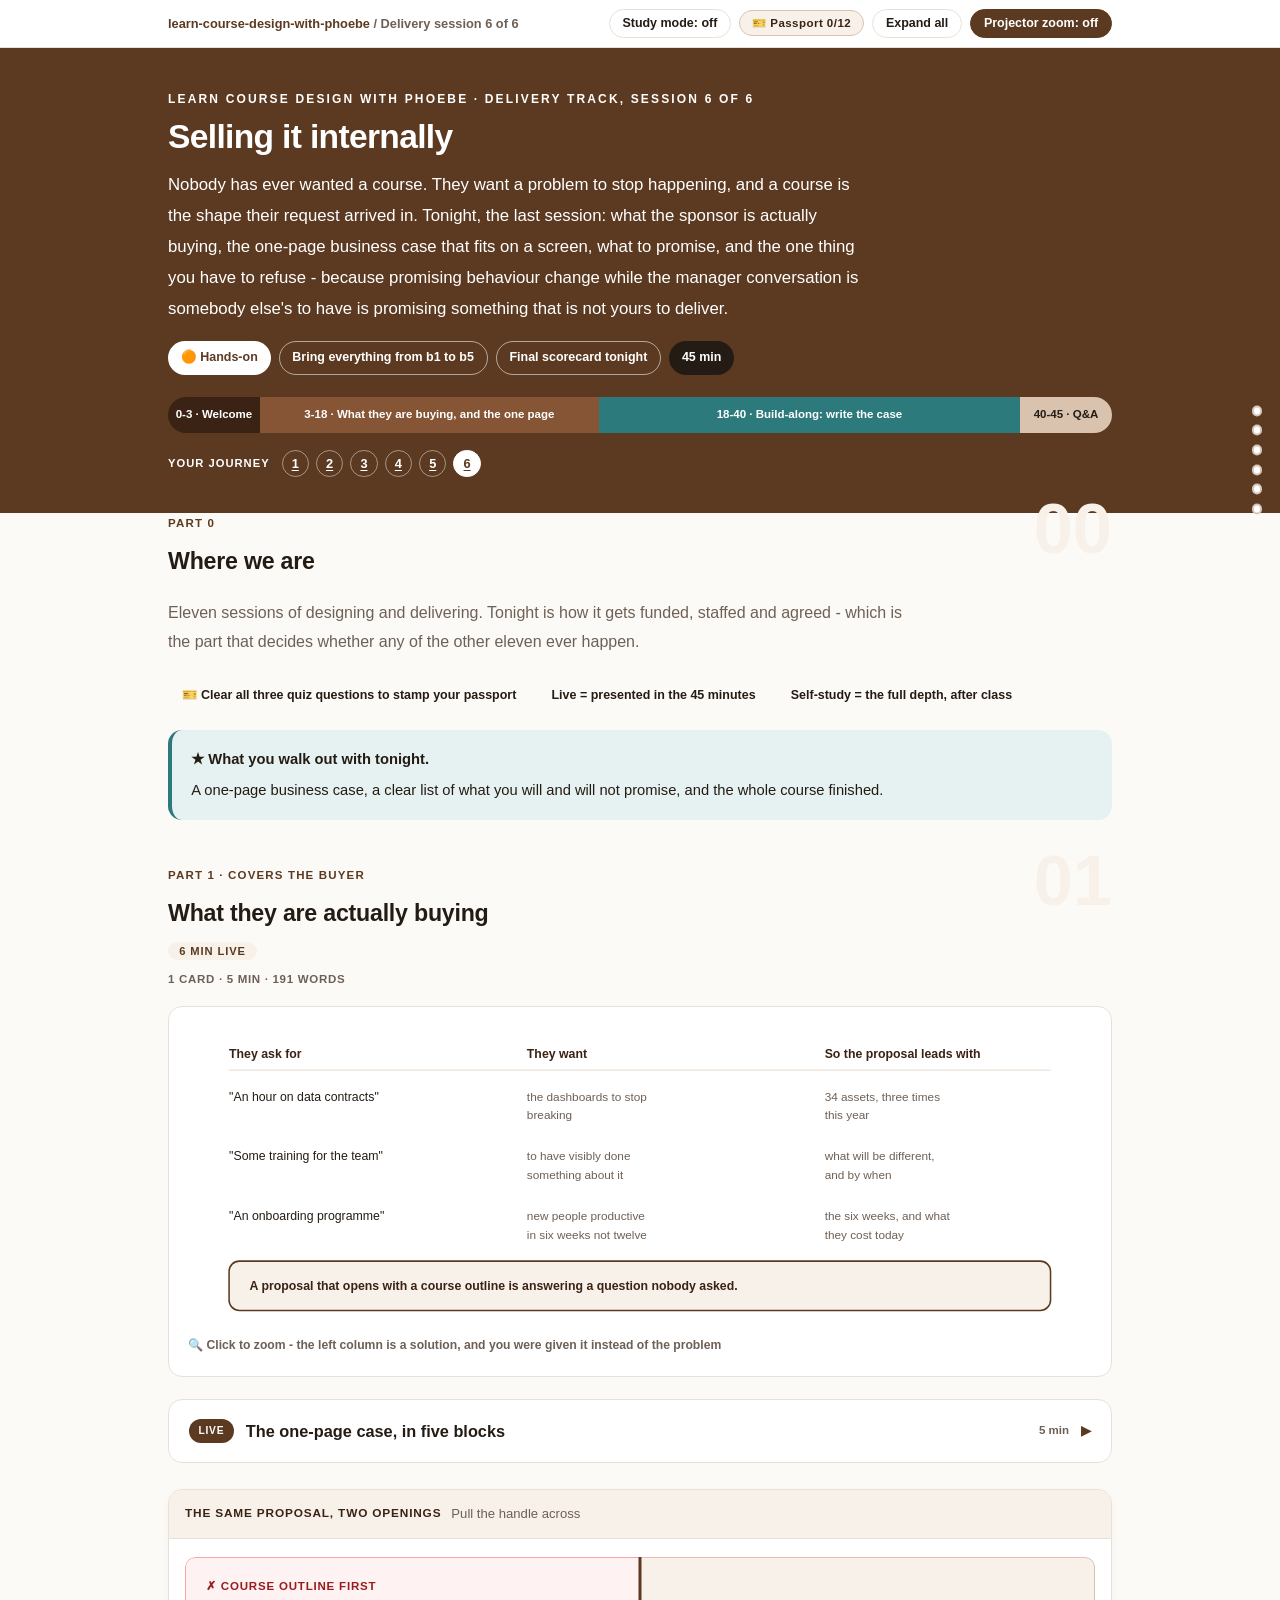
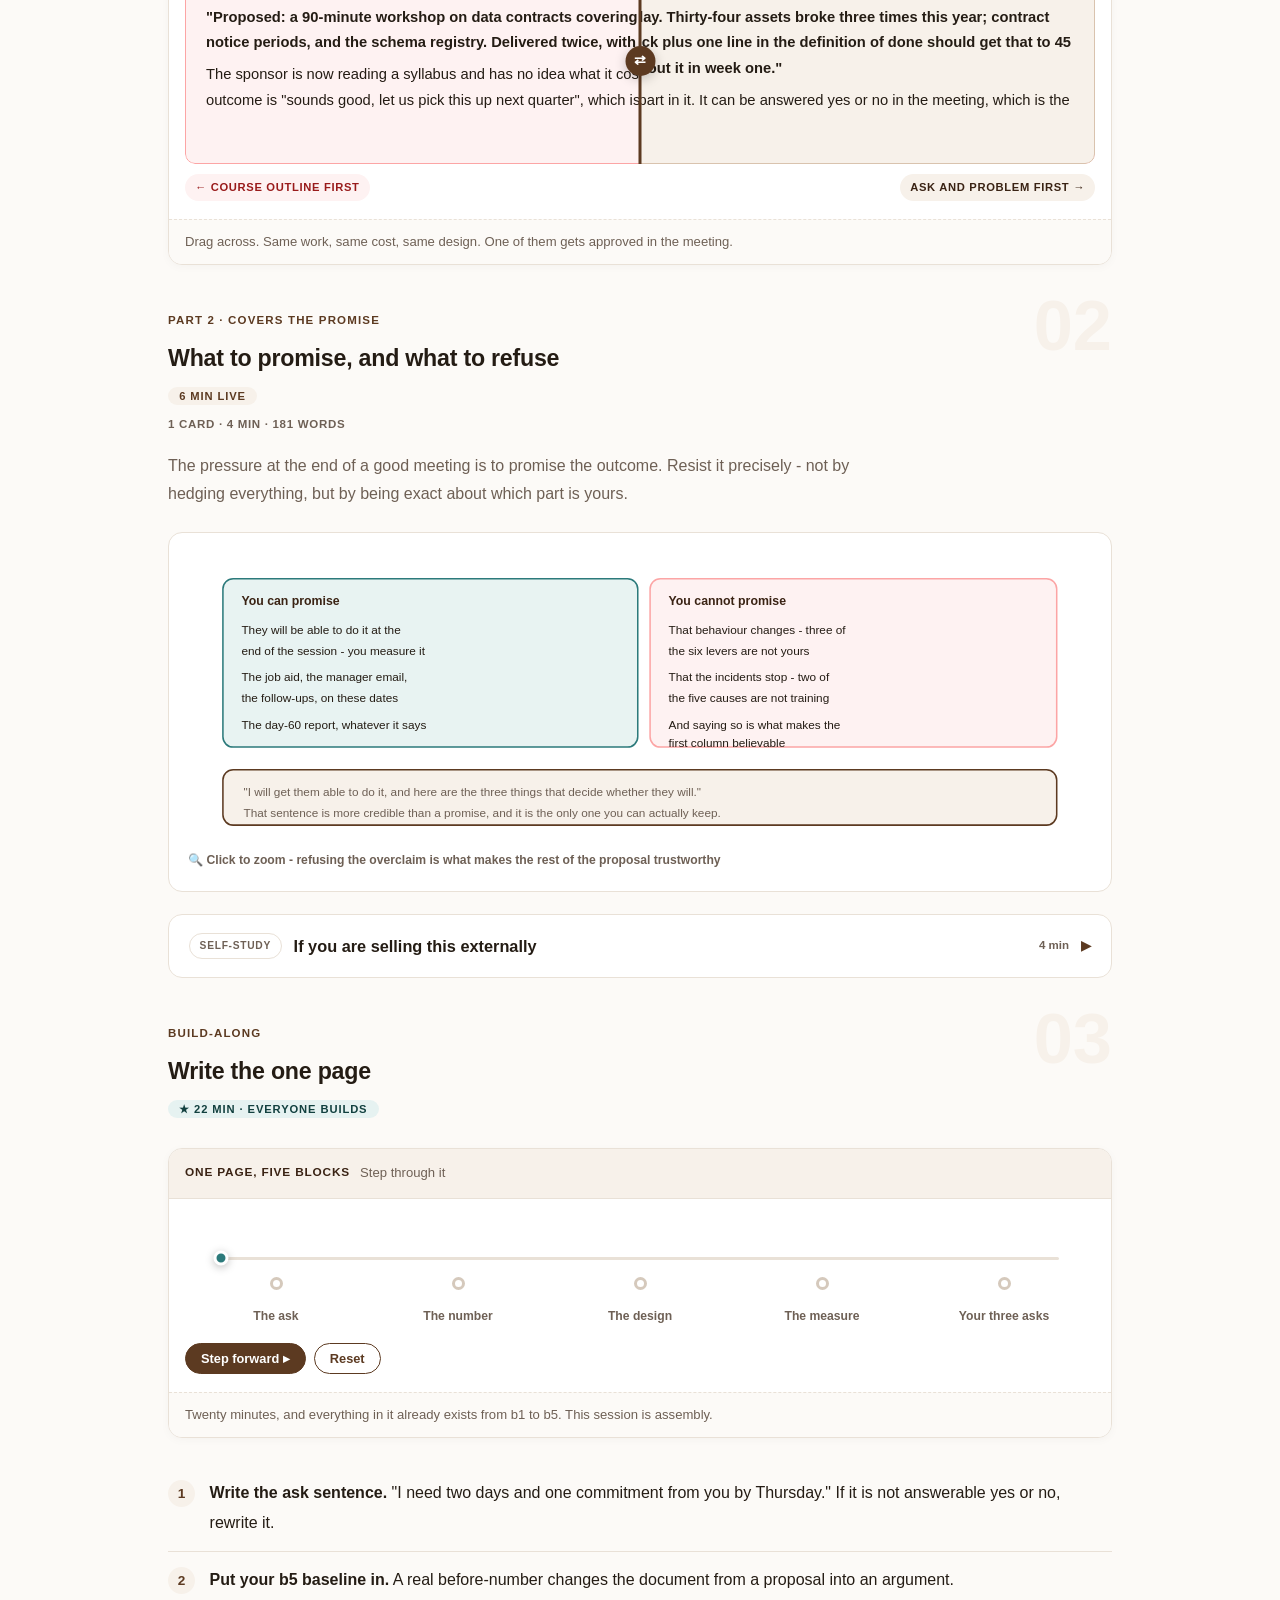
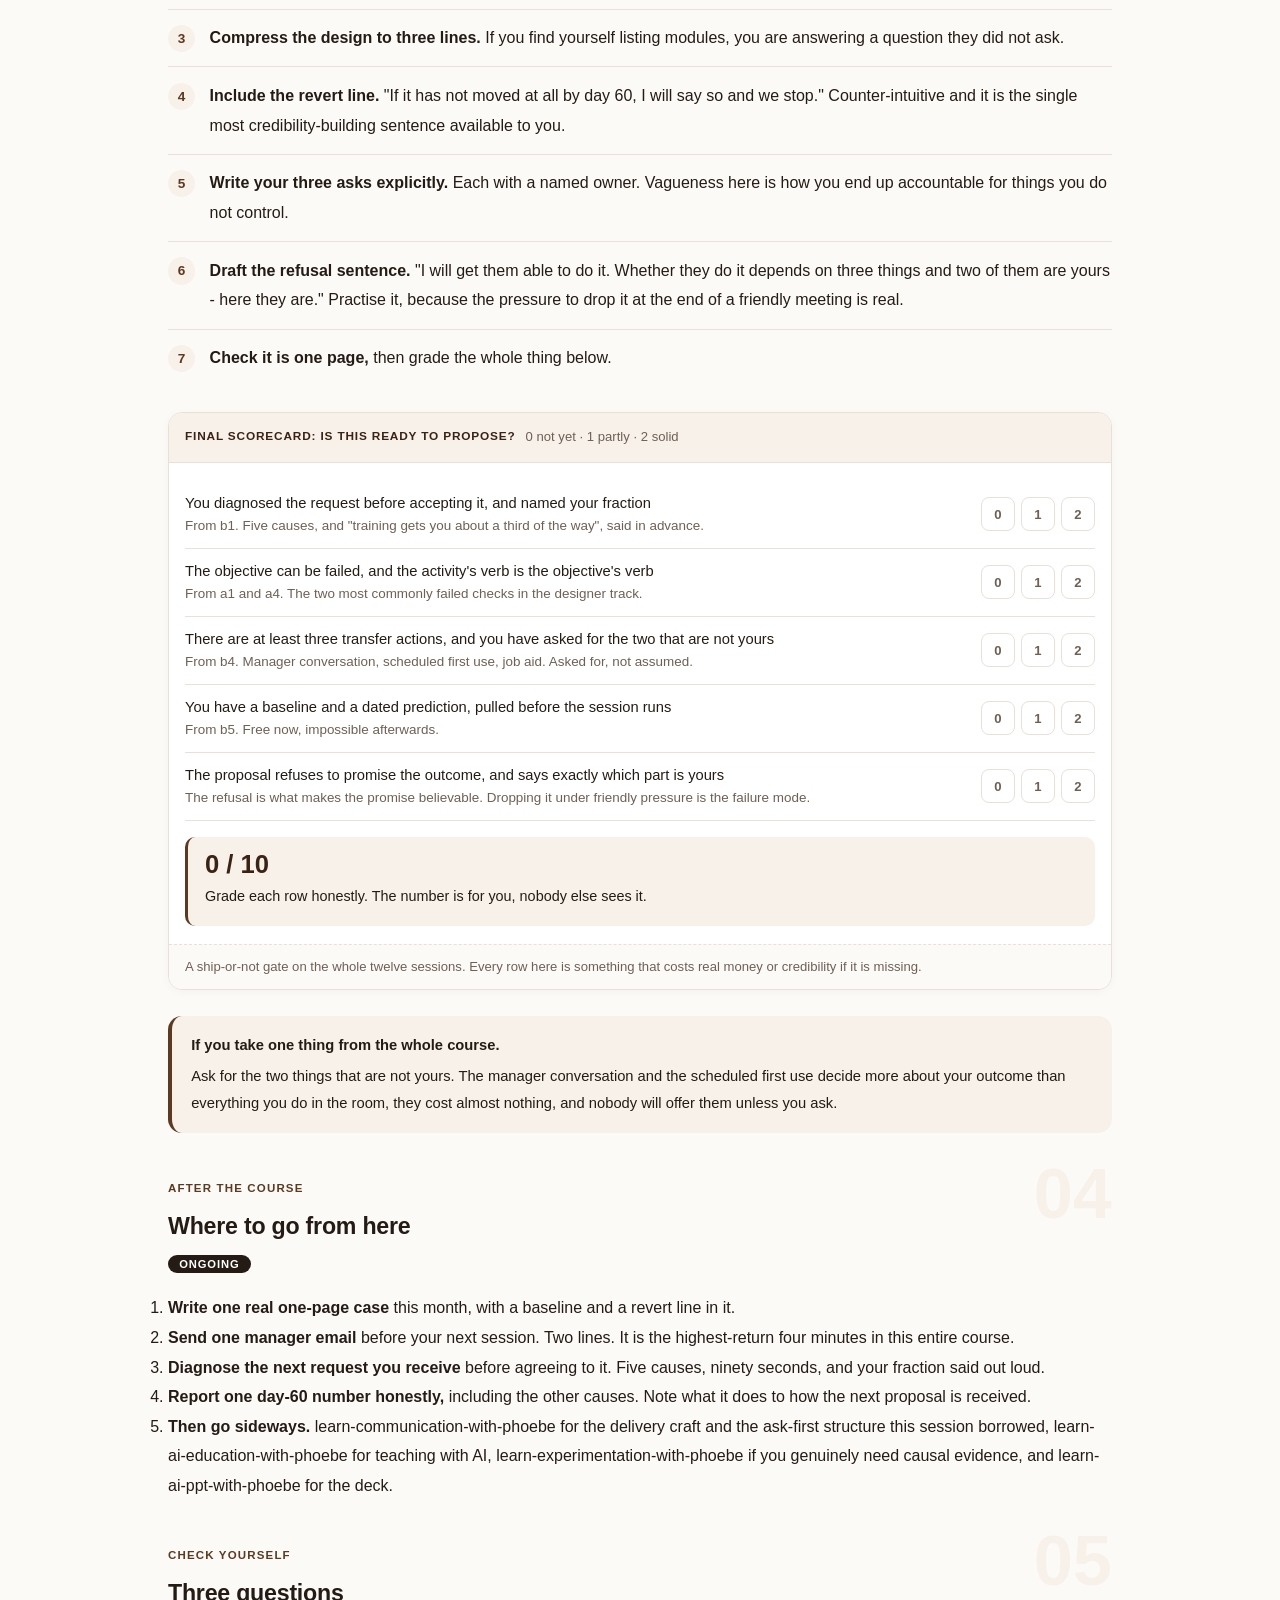
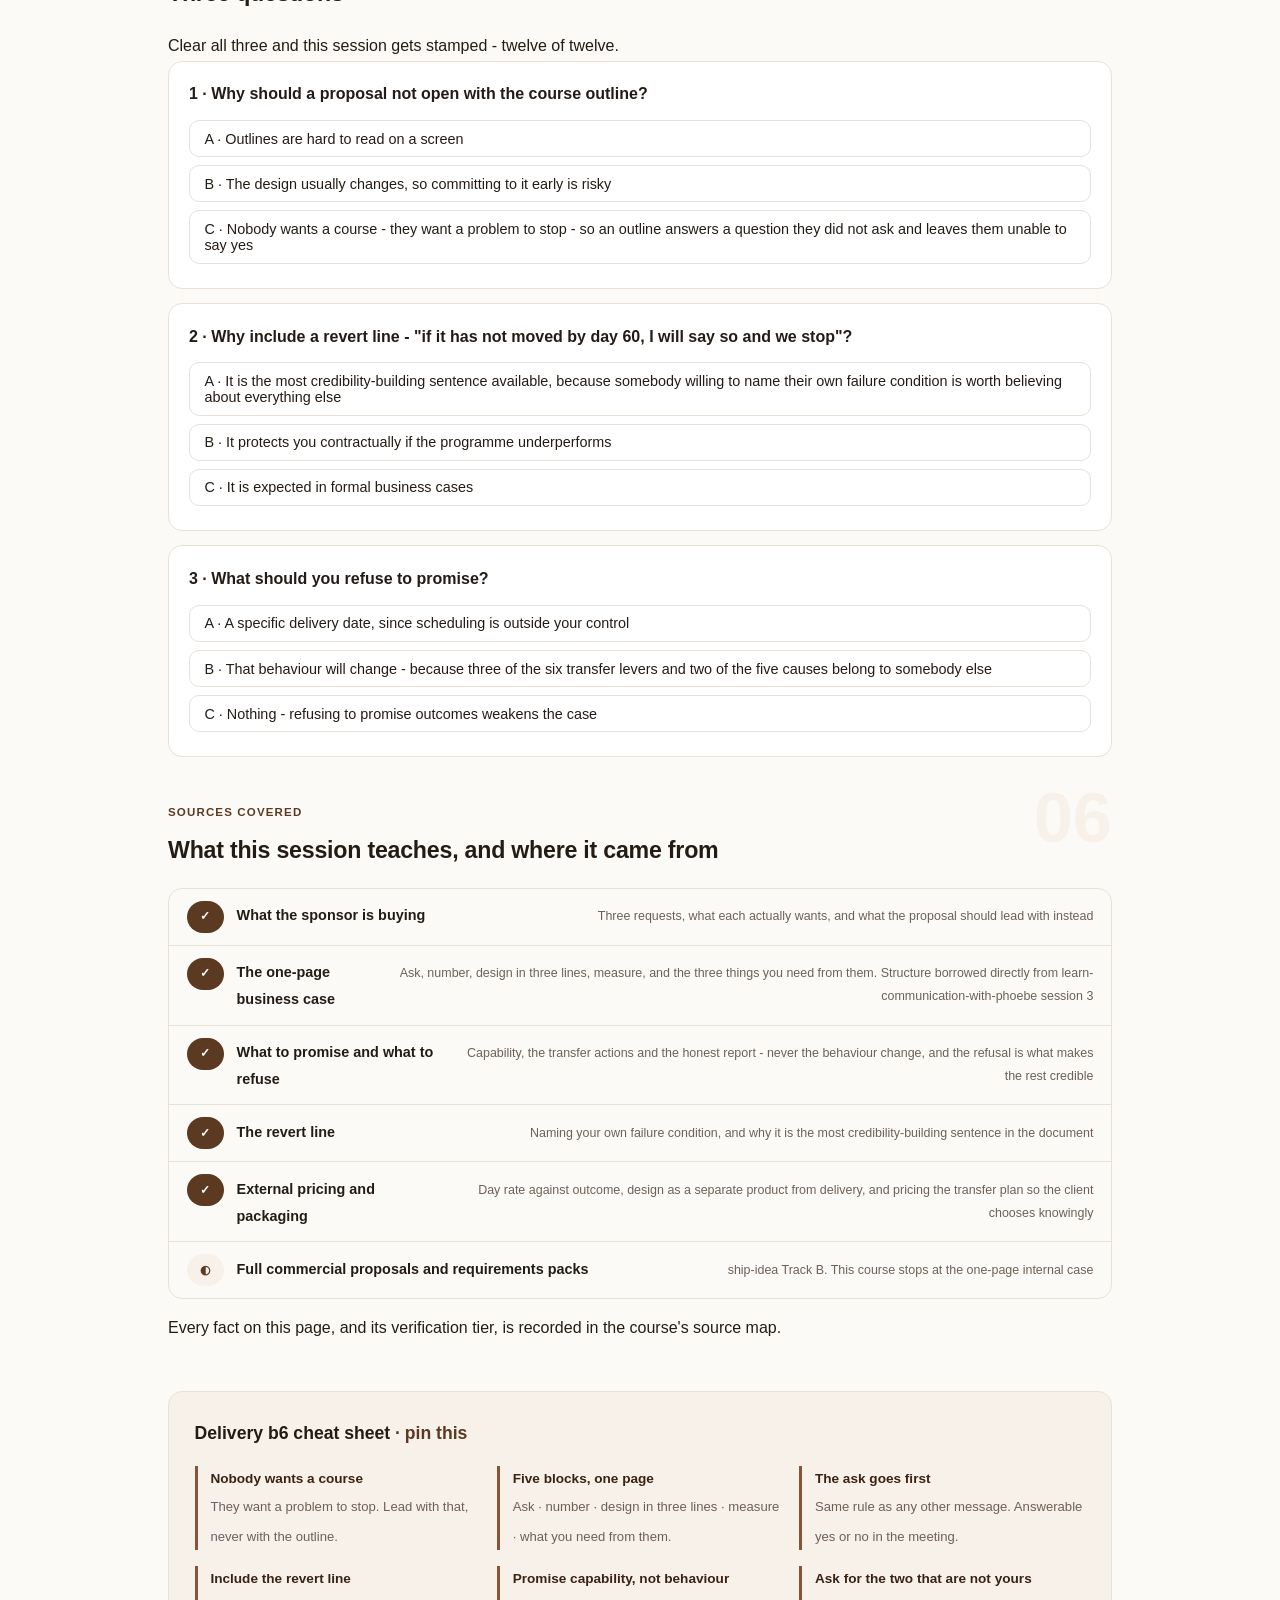
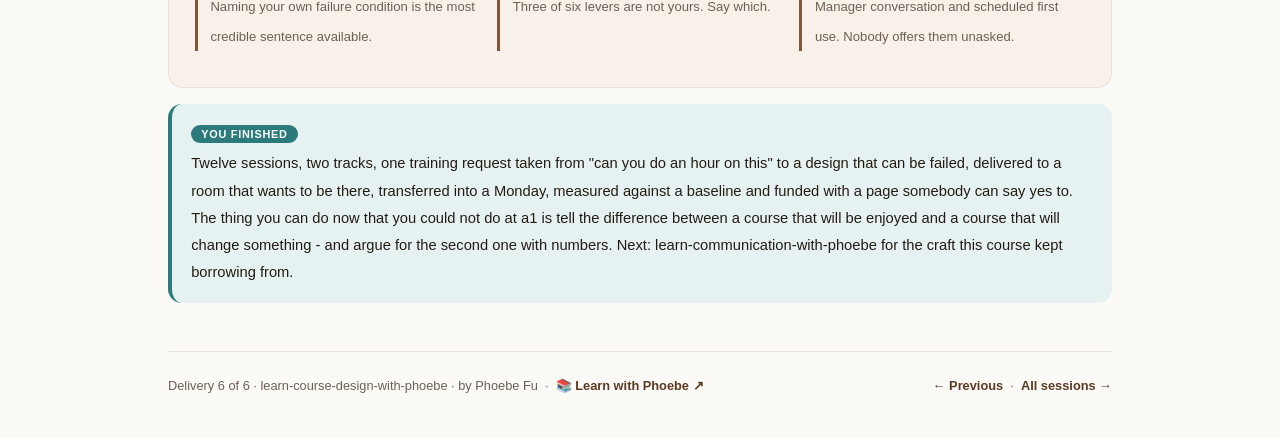
<file: courses/b6-selling-it-internally.html>
<!DOCTYPE html>
<html lang="en">
<head>
<meta charset="UTF-8">
<meta name="viewport" content="width=device-width, initial-scale=1.0">
<!-- social:start -->
<meta name="description" content="Delivery session 6 of 6. What the sponsor is actually buying, the one-page business case, and what you must refuse to promise because you do not control it.">
<meta property="og:type" content="article">
<meta property="og:site_name" content="Learn with Phoebe">
<meta property="og:title" content="Selling it internally - learn course design with phoebe">
<meta property="og:description" content="Delivery session 6 of 6. Nobody wants a course. They want a problem to go away.">
<meta property="og:url" content="https://phoebefu6.github.io/learn-course-design-with-phoebe/courses/b6-selling-it-internally.html">
<meta property="og:image" content="https://phoebefu6.github.io/learn-course-design-with-phoebe/assets/og-cover.png">
<meta property="og:image:width" content="1200">
<meta property="og:image:height" content="630">
<meta name="twitter:card" content="summary_large_image">
<meta name="twitter:title" content="Selling it internally - learn course design with phoebe">
<meta name="twitter:description" content="Delivery session 6 of 6. The one-page case, and what to refuse.">
<meta name="twitter:image" content="https://phoebefu6.github.io/learn-course-design-with-phoebe/assets/og-cover.png">
<!-- social:end -->
<title>Delivery 6 · Selling it internally - learn course design with phoebe</title>
<link rel="stylesheet" href="../assets/style.css?v=24">
</head>
<body>

<div class="toolbar">
  <div class="wrap">
    <span class="crumb"><a href="../index.html">learn-course-design-with-phoebe</a> / Delivery session 6 of 6</span>
    <button class="btn" id="toggle-all" type="button">Expand all</button>
    <button class="btn primary" id="zoom-toggle" type="button">Projector zoom: off</button>
  </div>
</div>

<header class="masthead">
  <div class="wrap">
    <div class="eyebrow">Learn Course Design with Phoebe · Delivery track, session 6 of 6</div>
    <h1>Selling it <span class="accent">internally</span></h1>
    <p class="sub">Nobody has ever wanted a course. They want a problem to stop happening, and a course is the shape their request arrived in. Tonight, the last session: what the sponsor is actually buying, the one-page business case that fits on a screen, what to promise, and the one thing you have to refuse - because promising behaviour change while the manager conversation is somebody else's to have is promising something that is not yours to deliver.</p>
    <div class="chip-row">
      <span class="chip level">🟠 Hands-on</span>
      <span class="chip audience">Bring everything from b1 to b5</span>
      <span class="chip audience">Final scorecard tonight</span>
      <span class="chip time">45 min</span>
    </div>
    <div class="agenda">
      <span class="a1" style="flex:1">0-3 · Welcome</span>
      <span class="a2" style="flex:4">3-18 · What they are buying, and the one page</span>
      <span class="a3" style="flex:5">18-40 · Build-along: write the case</span>
      <span class="a4" style="flex:1">40-45 · Q&amp;A</span>
    </div>
  </div>
</header>

<main class="wrap">

  <!-- ============ INTRO ============ -->
  <section class="section" id="intro">
    <div class="section-kicker">
      <span class="klabel">Part 0</span>
      <h2>Where we are</h2>
    </div>
    <p class="lede">Eleven sessions of designing and delivering. Tonight is how it gets funded, staffed and agreed - which is the part that decides whether any of the other eleven ever happen.</p>

    <div class="legend">
      <span class="pill">🎫 Clear all three quiz questions to stamp your passport</span>
      <span class="pill">Live = presented in the 45 minutes</span>
      <span class="pill">Self-study = the full depth, after class</span>
    </div>

    <div class="callout win">
      <p><strong>★ What you walk out with tonight.</strong> A one-page business case, a clear list of what you will and will not promise, and the whole course finished.</p>
    </div>
  </section>

  <!-- ============ PART 1 ============ -->
  <section class="section" id="part-1">
    <div class="section-kicker">
      <span class="klabel">Part 1 · covers the buyer</span>
      <h2>What they are actually buying</h2>
      <span class="tag concept">6 min live</span>
    </div>

    <figure class="zoomable">
      <svg viewBox="0 0 880 290" xmlns="http://www.w3.org/2000/svg" role="img" aria-label="What a sponsor asks for compared with what they actually want and what to put in the proposal">
        <style>
          .n6bH { font: 800 12px Inter, sans-serif; fill: #3A2314; }
          .n6bB { font: 400 12px Inter, sans-serif; fill: #241C14; }
          .n6bN { font: 400 11.5px Inter, sans-serif; fill: #6E6055; }
        </style>
        <text class="n6bH" x="40" y="30">They ask for</text>
        <text class="n6bH" x="330" y="30">They want</text>
        <text class="n6bH" x="620" y="30">So the proposal leads with</text>
        <line x1="40" y1="42" x2="840" y2="42" stroke="#E9E1D7"/>

        <text class="n6bB" x="40" y="72">"An hour on data contracts"</text>
        <text class="n6bN" x="330" y="72">the dashboards to stop</text>
        <text class="n6bN" x="330" y="90">breaking</text>
        <text class="n6bN" x="620" y="72">34 assets, three times</text>
        <text class="n6bN" x="620" y="90">this year</text>

        <text class="n6bB" x="40" y="130">"Some training for the team"</text>
        <text class="n6bN" x="330" y="130">to have visibly done</text>
        <text class="n6bN" x="330" y="148">something about it</text>
        <text class="n6bN" x="620" y="130">what will be different,</text>
        <text class="n6bN" x="620" y="148">and by when</text>

        <text class="n6bB" x="40" y="188">"An onboarding programme"</text>
        <text class="n6bN" x="330" y="188">new people productive</text>
        <text class="n6bN" x="330" y="206">in six weeks not twelve</text>
        <text class="n6bN" x="620" y="188">the six weeks, and what</text>
        <text class="n6bN" x="620" y="206">they cost today</text>

        <rect x="40" y="228" width="800" height="48" rx="10" fill="#F7F1EA" stroke="#5C3A21" stroke-width="1.5"/>
        <text class="n6bH" x="60" y="256">A proposal that opens with a course outline is answering a question nobody asked.</text>
      </svg>
      <figcaption>🔍 Click to zoom - the left column is a solution, and you were given it instead of the problem</figcaption>
    </figure>

    <details class="card">
      <summary><span class="mode live">Live</span>The one-page case, in five blocks<span class="mini">5 min</span><span class="caret">▶</span></summary>
      <div class="body">
        <p>Exactly the structure from <span class="mono">learn-communication-with-phoebe</span> session 3, because a business case is a message with money attached and the same rules apply. Ask first, detail below.</p>
        <ul>
          <li><strong>The ask, first.</strong> "I need two days of my time and one commitment from you, by Thursday." Not at the bottom - at the top, where somebody deciding in one sentence can see it.</li>
          <li><strong>The problem, with a number.</strong> From b1 and b5. "Thirty-four assets, three times this year. Contract references are at 18 percent."</li>
          <li><strong>The design, in three lines.</strong> Not a curriculum. What happens, for whom, over what period. Nobody is buying a module list.</li>
          <li><strong>The measure.</strong> From b5. What you will report, when, and what would make you say it did not work.</li>
          <li><strong>What you need from them.</strong> The three non-training rows from b4. This is the block that makes the case honest and it is the one people leave out.</li>
        </ul>
        <div class="callout tip">
          <p>One page. If it is three pages, it will be read by nobody and forwarded to somebody who reads even less of it. The detail belongs in an appendix nobody opens, which is fine - appendices exist to make one page possible.</p>
        </div>
      </div>
    </details>

    <div class="wipe" data-title="The same proposal, two openings" data-label-a="Course outline first" data-label-b="Ask and problem first" data-foot="Drag across. Same work, same cost, same design. One of them gets approved in the meeting.">
      <div class="wipe-a">
        <p><strong>"Proposed: a 90-minute workshop on data contracts covering the six change types, the contract file format, deprecation notice periods, and the schema registry. Delivered twice, with a follow-up..."</strong></p>
        <p>The sponsor is now reading a syllabus and has no idea what it costs them, what changes, or what they have to do. The most likely outcome is "sounds good, let us pick this up next quarter", which is a no with better manners.</p>
      </div>
      <div class="wipe-b">
        <p><strong>"I need two days of my time and one thing from you by Thursday. Thirty-four assets broke three times this year; contract references sit at 18 percent. A 40-minute session plus a CI check plus one line in the definition of done should get that to 45 percent by day 60. The thing I need is you asking your leads about it in week one."</strong></p>
        <p>Six lines. They know the cost, the change, the date, and their own part in it. It can be answered yes or no in the meeting, which is the whole point of writing it.</p>
      </div>
    </div>
  </section>

  <!-- ============ PART 2 ============ -->
  <section class="section" id="part-2">
    <div class="section-kicker">
      <span class="klabel">Part 2 · covers the promise</span>
      <h2>What to promise, and what to refuse</h2>
      <span class="tag concept">6 min live</span>
    </div>
    <p class="lede">The pressure at the end of a good meeting is to promise the outcome. Resist it precisely - not by hedging everything, but by being exact about which part is yours.</p>

    <figure class="zoomable">
      <svg viewBox="0 0 880 280" xmlns="http://www.w3.org/2000/svg" role="img" aria-label="Three things you can promise and two you cannot, with the reason for each">
        <style>
          .n6pH { font: 800 12px Inter, sans-serif; fill: #3A2314; }
          .n6pB { font: 400 11.5px Inter, sans-serif; fill: #241C14; }
          .n6pN { font: 400 11.5px Inter, sans-serif; fill: #6E6055; }
        </style>
        <rect x="34" y="26" width="404" height="164" rx="10" fill="#E8F3F2" stroke="#2C7A7B" stroke-width="1.5"/>
        <text class="n6pH" x="52" y="52">You can promise</text>
        <text class="n6pB" x="52" y="80">They will be able to do it at the</text>
        <text class="n6pB" x="52" y="100">end of the session - you measure it</text>
        <text class="n6pB" x="52" y="126">The job aid, the manager email,</text>
        <text class="n6pB" x="52" y="146">the follow-ups, on these dates</text>
        <text class="n6pB" x="52" y="172">The day-60 report, whatever it says</text>

        <rect x="450" y="26" width="396" height="164" rx="10" fill="#FEF2F2" stroke="#FCA5A5" stroke-width="1.5"/>
        <text class="n6pH" x="468" y="52" fill="#991B1B">You cannot promise</text>
        <text class="n6pB" x="468" y="80">That behaviour changes - three of</text>
        <text class="n6pB" x="468" y="100">the six levers are not yours</text>
        <text class="n6pB" x="468" y="126">That the incidents stop - two of</text>
        <text class="n6pB" x="468" y="146">the five causes are not training</text>
        <text class="n6pB" x="468" y="172">And saying so is what makes the</text>
        <text class="n6pB" x="468" y="190">first column believable</text>

        <rect x="34" y="212" width="812" height="54" rx="10" fill="#F7F1EA" stroke="#5C3A21" stroke-width="1.5"/>
        <text class="n6pN" x="54" y="238">"I will get them able to do it, and here are the three things that decide whether they will."</text>
        <text class="n6pN" x="54" y="258">That sentence is more credible than a promise, and it is the only one you can actually keep.</text>
      </svg>
      <figcaption>🔍 Click to zoom - refusing the overclaim is what makes the rest of the proposal trustworthy</figcaption>
    </figure>

    <details class="card">
      <summary><span class="mode self">Self-study</span>If you are selling this externally<span class="mini">4 min</span><span class="caret">▶</span></summary>
      <div class="body">
        <p>The same structure, with two additional decisions:</p>
        <ul>
          <li><strong>Day rate or outcome?</strong> A day rate is easy to compare and caps your upside at the hours. Outcome pricing pays for the design work that never shows up in delivery days - and only works when the outcome is genuinely within your control, which after b4 you now know it often is not.</li>
          <li><strong>Design and delivery are different products.</strong> Designing a session that somebody else runs is a different sale from running one, and it is frequently the more valuable of the two. It is also the one that scales, because it does not consume a day of you per audience.</li>
          <li><strong>Price the transfer plan separately, and offer it.</strong> "The session is X. The transfer package - manager briefings, job aid, day 7 and day 30 follow-ups - is Y, and it is what determines whether the session was worth buying." Now the client is choosing knowingly rather than buying half a thing.</li>
        </ul>
        <p>For requirements packs, scoping and full commercial proposals, this course stops here - that is the <span class="mono">ship-idea</span> Track B territory.</p>
      </div>
    </details>
  </section>

  <!-- ============ DEMO ============ -->
  <section class="section" id="demo-1">
    <div class="section-kicker">
      <span class="klabel">Build-along</span>
      <h2>Write the one page</h2>
      <span class="tag demo">★ 22 min · everyone builds</span>
    </div>

    <div class="tick" data-stages="The ask|The number|The design|The measure|Your three asks" data-title="One page, five blocks" data-foot="Twenty minutes, and everything in it already exists from b1 to b5. This session is assembly.">
      <p class="tick-note" data-stage="0"><b>The ask, first.</b> What you need, from whom, by when. Top of the page, one sentence, exactly as in the communication course.</p>
      <p class="tick-note" data-stage="1"><b>The number.</b> From b1 and b5. The problem with a count and a baseline on it. Without this the page is an opinion.</p>
      <p class="tick-note" data-stage="2"><b>The design, three lines.</b> What happens, for whom, over what period. Not a curriculum - nobody is buying a module list.</p>
      <p class="tick-note" data-stage="3"><b>The measure.</b> From b5. What you will report, when, and the revert line. Including the revert line is what makes the rest credible.</p>
      <p class="tick-note" data-stage="4"><b>Your three asks.</b> From b4. Manager conversation, scheduled first use, one owner for a non-training action. This block is the honest half of the page.</p>
    </div>

    <div class="steps">
      <div class="step"><p><strong>Write the ask sentence.</strong> "I need two days and one commitment from you by Thursday." If it is not answerable yes or no, rewrite it.</p></div>
      <div class="step"><p><strong>Put your b5 baseline in.</strong> A real before-number changes the document from a proposal into an argument.</p></div>
      <div class="step"><p><strong>Compress the design to three lines.</strong> If you find yourself listing modules, you are answering a question they did not ask.</p></div>
      <div class="step"><p><strong>Include the revert line.</strong> "If it has not moved at all by day 60, I will say so and we stop." Counter-intuitive and it is the single most credibility-building sentence available to you.</p></div>
      <div class="step"><p><strong>Write your three asks explicitly.</strong> Each with a named owner. Vagueness here is how you end up accountable for things you do not control.</p></div>
      <div class="step"><p><strong>Draft the refusal sentence.</strong> "I will get them able to do it. Whether they do it depends on three things and two of them are yours - here they are." Practise it, because the pressure to drop it at the end of a friendly meeting is real.</p></div>
      <div class="step"><p><strong>Check it is one page,</strong> then grade the whole thing below.</p></div>
    </div>

    <div class="scorecard" data-title="Final scorecard: is this ready to propose?" data-foot="A ship-or-not gate on the whole twelve sessions. Every row here is something that costs real money or credibility if it is missing.">
      <div class="sc-row"><div class="sc-q">You diagnosed the request before accepting it, and named your fraction
        <em>From b1. Five causes, and "training gets you about a third of the way", said in advance.</em></div></div>
      <div class="sc-row"><div class="sc-q">The objective can be failed, and the activity's verb is the objective's verb
        <em>From a1 and a4. The two most commonly failed checks in the designer track.</em></div></div>
      <div class="sc-row"><div class="sc-q">There are at least three transfer actions, and you have asked for the two that are not yours
        <em>From b4. Manager conversation, scheduled first use, job aid. Asked for, not assumed.</em></div></div>
      <div class="sc-row"><div class="sc-q">You have a baseline and a dated prediction, pulled before the session runs
        <em>From b5. Free now, impossible afterwards.</em></div></div>
      <div class="sc-row"><div class="sc-q">The proposal refuses to promise the outcome, and says exactly which part is yours
        <em>The refusal is what makes the promise believable. Dropping it under friendly pressure is the failure mode.</em></div></div>
    </div>

    <div class="callout tip">
      <p><strong>If you take one thing from the whole course.</strong> Ask for the two things that are not yours. The manager conversation and the scheduled first use decide more about your outcome than everything you do in the room, they cost almost nothing, and nobody will offer them unless you ask.</p>
    </div>
  </section>

  <!-- ============ HOMEWORK ============ -->
  <section class="section" id="exercise">
    <div class="section-kicker">
      <span class="klabel">After the course</span>
      <h2>Where to go from here</h2>
      <span class="tag exercise">ongoing</span>
    </div>
    <ol>
      <li><strong>Write one real one-page case</strong> this month, with a baseline and a revert line in it.</li>
      <li><strong>Send one manager email</strong> before your next session. Two lines. It is the highest-return four minutes in this entire course.</li>
      <li><strong>Diagnose the next request you receive</strong> before agreeing to it. Five causes, ninety seconds, and your fraction said out loud.</li>
      <li><strong>Report one day-60 number honestly,</strong> including the other causes. Note what it does to how the next proposal is received.</li>
      <li><strong>Then go sideways.</strong> <span class="mono">learn-communication-with-phoebe</span> for the delivery craft and the ask-first structure this session borrowed, <span class="mono">learn-ai-education-with-phoebe</span> for teaching with AI, <span class="mono">learn-experimentation-with-phoebe</span> if you genuinely need causal evidence, and <span class="mono">learn-ai-ppt-with-phoebe</span> for the deck.</li>
    </ol>
  </section>

  <!-- ============ QUIZ ============ -->
  <section class="section" id="quiz">
    <div class="section-kicker">
      <span class="klabel">Check yourself</span>
      <h2>Three questions</h2>
    </div>
    <p>Clear all three and this session gets stamped - twelve of twelve.</p>

    <div class="quiz-q" data-answer="2">
      <p class="qtext">1 · Why should a proposal not open with the course outline?</p>
      <button class="qopt" type="button">A · Outlines are hard to read on a screen</button>
      <button class="qopt" type="button">B · The design usually changes, so committing to it early is risky</button>
      <button class="qopt" type="button">C · Nobody wants a course - they want a problem to stop - so an outline answers a question they did not ask and leaves them unable to say yes</button>
      <p class="qwhy">The request arrived as a solution because that is the shape people put requests in. Leading with the ask, the number and what will be different lets a sponsor answer in the meeting. Leading with a module list gets "let us pick this up next quarter", which is a no with better manners.</p>
    </div>

    <div class="quiz-q" data-answer="0">
      <p class="qtext">2 · Why include a revert line - "if it has not moved by day 60, I will say so and we stop"?</p>
      <button class="qopt" type="button">A · It is the most credibility-building sentence available, because somebody willing to name their own failure condition is worth believing about everything else</button>
      <button class="qopt" type="button">B · It protects you contractually if the programme underperforms</button>
      <button class="qopt" type="button">C · It is expected in formal business cases</button>
      <p class="qwhy">Everybody in the room has seen proposals that could only ever succeed. Naming the condition under which you would stop signals you are describing a real bet rather than defending a budget line, and it costs you a sentence.</p>
    </div>

    <div class="quiz-q" data-answer="1">
      <p class="qtext">3 · What should you refuse to promise?</p>
      <button class="qopt" type="button">A · A specific delivery date, since scheduling is outside your control</button>
      <button class="qopt" type="button">B · That behaviour will change - because three of the six transfer levers and two of the five causes belong to somebody else</button>
      <button class="qopt" type="button">C · Nothing - refusing to promise outcomes weakens the case</button>
      <p class="qwhy">You can promise capability at the end of the session, the transfer actions on given dates, and an honest day-60 report. You cannot promise the behaviour, and saying so precisely is what makes the things you can promise believable. The pressure to drop that clause at the end of a friendly meeting is the real failure mode.</p>
    </div>

    <p class="quiz-score"></p>
  </section>

  <!-- ============ OFFICIAL COVERAGE ============ -->
  <section class="section" id="official">
    <div class="section-kicker">
      <span class="klabel">Sources covered</span>
      <h2>What this session teaches, and where it came from</h2>
    </div>
    <div class="covered">
      <div class="covered-row"><span class="status pill solid">✓</span><span class="name">What the sponsor is buying</span><span class="note">Three requests, what each actually wants, and what the proposal should lead with instead</span></div>
      <div class="covered-row"><span class="status pill solid">✓</span><span class="name">The one-page business case</span><span class="note">Ask, number, design in three lines, measure, and the three things you need from them. Structure borrowed directly from learn-communication-with-phoebe session 3</span></div>
      <div class="covered-row"><span class="status pill solid">✓</span><span class="name">What to promise and what to refuse</span><span class="note">Capability, the transfer actions and the honest report - never the behaviour change, and the refusal is what makes the rest credible</span></div>
      <div class="covered-row"><span class="status pill solid">✓</span><span class="name">The revert line</span><span class="note">Naming your own failure condition, and why it is the most credibility-building sentence in the document</span></div>
      <div class="covered-row"><span class="status pill solid">✓</span><span class="name">External pricing and packaging</span><span class="note">Day rate against outcome, design as a separate product from delivery, and pricing the transfer plan so the client chooses knowingly</span></div>
      <div class="covered-row"><span class="status pill light">◐</span><span class="name">Full commercial proposals and requirements packs</span><span class="note">ship-idea Track B. This course stops at the one-page internal case</span></div>
    </div>
    <p class="mono" style="margin-top:14px">Every fact on this page, and its verification tier, is recorded in the course's source map.</p>
  </section>

  <!-- ============ CHEAT SHEET ============ -->
  <section class="cheat" id="cheatsheet">
    <h3>Delivery b6 cheat sheet <span>· pin this</span></h3>
    <div class="grid-2">
      <div class="cheat-item"><b>Nobody wants a course</b><span>They want a problem to stop. Lead with that, never with the outline.</span></div>
      <div class="cheat-item"><b>Five blocks, one page</b><span>Ask · number · design in three lines · measure · what you need from them.</span></div>
      <div class="cheat-item"><b>The ask goes first</b><span>Same rule as any other message. Answerable yes or no in the meeting.</span></div>
      <div class="cheat-item"><b>Include the revert line</b><span>Naming your own failure condition is the most credible sentence available.</span></div>
      <div class="cheat-item"><b>Promise capability, not behaviour</b><span>Three of six levers are not yours. Say which.</span></div>
      <div class="cheat-item"><b>Ask for the two that are not yours</b><span>Manager conversation and scheduled first use. Nobody offers them unasked.</span></div>
    </div>
  </section>

  <div class="callout next">
    <span class="nx-pill">You finished</span>
    <p>Twelve sessions, two tracks, one training request taken from "can you do an hour on this" to a design that can be failed, delivered to a room that wants to be there, transferred into a Monday, measured against a baseline and funded with a page somebody can say yes to. The thing you can do now that you could not do at a1 is tell the difference between a course that will be enjoyed and a course that will change something - and argue for the second one with numbers. Next: <span class="mono">learn-communication-with-phoebe</span> for the craft this course kept borrowing from.</p>
  </div>

  <footer class="pagefoot">
    <span>Delivery 6 of 6 · learn-course-design-with-phoebe · by Phoebe Fu &nbsp;·&nbsp; 📚 <a href="https://phoebefu6.github.io/learn-with-phoebe/">Learn with Phoebe ↗</a></span>
    <span><a href="b5-measuring-change.html">← Previous</a> &nbsp;·&nbsp; <a href="../index.html">All sessions →</a></span>
  </footer>

</main>

<script src="../assets/app.js?v=22"></script>
</body>
</html>
</file>
<file: assets/style.css>
/* learn-course-design-with-phoebe - editorial bold design system
   Accent: chestnut #5C3A21 · Deep chestnut #3A2314 · Flagship: teal #2C7A7B
   (CSS var names still read --indigo/--amber; they hold chestnut and teal.) */

:root {
  --indigo: #5C3A21;
  --indigo-deep: #3A2314;
  --indigo-mid: #855536;
  --indigo-soft: #D9C3AE;
  --indigo-50: #F7F1EA;
  --ink: #241C14;
  --muted: #6E6055;
  --faint: #D5C9BC;
  --hairline: #E9E1D7;
  --amber: #2C7A7B;
  --amber-ink: #12403F;
  --amber-50: #E6F2F1;
  --paper: #FCFAF7;
  --code-bg: #F7F1EA;
  --code-ink: #241C14;
  --radius: 14px;
}

* { margin: 0; padding: 0; box-sizing: border-box; }

html { font-size: 16px; scroll-behavior: smooth; }
html.zoom-125 { font-size: 20px; }
html.zoom-150 { font-size: 24px; }

body {
  font-family: "Inter", -apple-system, BlinkMacSystemFont, "Segoe UI", Roboto, sans-serif;
  background: var(--paper);
  color: var(--ink);
  line-height: 1.85;
  font-feature-settings: "tnum";
}

.wrap { max-width: 62rem; margin: 0 auto; padding: 0 1.5rem; }

/* ---------- header band ---------- */
.masthead {
  background: var(--indigo);
  color: #fff;
  padding: 2.5rem 0 2.25rem;
}
.masthead .eyebrow {
  font-size: .75rem;
  letter-spacing: .18em;
  text-transform: uppercase;
  opacity: 1;
  font-weight: 600;
}
.masthead h1 {
  font-size: 2.1rem;
  line-height: 1.15;
  font-weight: 800;
  margin: .5rem 0 .75rem;
  letter-spacing: -.02em;
}
.masthead h1 .accent { color: inherit; }
.masthead .sub { font-size: 1.05rem; opacity: 1; max-width: 44rem; }

.chip-row { display: flex; flex-wrap: wrap; gap: .5rem; margin-top: 1.1rem; }
.chip {
  display: inline-flex;
  align-items: center;
  gap: .35rem;
  border-radius: 999px;
  padding: .25rem .8rem;
  font-size: .78rem;
  font-weight: 600;
  white-space: nowrap;
}
.chip.level { background: #fff; color: var(--indigo); }
.chip.audience { background: rgba(255,255,255,.08); color: #fff; border: 1px solid rgba(255,255,255,.35); }
.chip.time { background: var(--ink); color: #fff; font-variant-numeric: tabular-nums; }


/* ---------- agenda band ----------
   Recovered 2026-09-02. These six repos were scaffolded from a stylesheet that had
   lost this block, so .agenda rendered as run-on inline text ~700px tall inside the
   masthead. 87 of 93 repos carry it; these were the exception, and they were also the
   six the estate sweep could not see. See course-builder/references/field-notes.md.

   .a3 does NOT reuse the donor's `color: var(--amber-ink)`: that pair falls below
   4.5:1 against --amber in all six palettes, which is the same failure the sweep
   flags on the wellbeing courses. The literal below is the darkest tone of this
   repo's own amber-ink that clears 4.5:1, so the band stays bright. Recompute it if
   --amber changes. */
.agenda {
  display: flex;
  border-radius: 999px;
  overflow: hidden;
  margin: 1.4rem 0 0;
  font-size: .72rem;
  font-weight: 600;
  text-align: center;
  color: #fff;
}
.agenda span { padding: .45rem .3rem; white-space: nowrap; overflow: hidden; text-overflow: ellipsis; }
.agenda .a1 { background: var(--indigo-deep); }
.agenda .a2 { background: var(--indigo-mid); }
.agenda .a3 { background: var(--amber); color: #FFFFFF; }
.agenda .a4 { background: var(--indigo-soft); color: var(--ink); }

/* ---------- toolbar ---------- */
.toolbar {
  position: sticky;
  top: 0;
  z-index: 40;
  background: rgba(255,255,255,.94);
  backdrop-filter: blur(6px);
  border-bottom: 1px solid var(--hairline);
  padding: .55rem 0;
}
.toolbar .wrap { display: flex; align-items: center; gap: .5rem; flex-wrap: nowrap; }
.toolbar .crumb { font-size: .8rem; color: var(--muted); font-weight: 600; margin-right: auto; min-width: 0; white-space: nowrap; overflow: hidden; text-overflow: ellipsis; }
.toolbar .btn { white-space: nowrap; flex: none; padding: .38rem .8rem; font-size: .78rem; line-height: 1.2; }
.toolbar .crumb a { color: var(--indigo); text-decoration: none; }
.btn {
  border: 1px solid var(--hairline);
  background: #fff;
  color: var(--ink);
  border-radius: 999px;
  padding: .35rem .9rem;
  font-size: .78rem;
  font-weight: 600;
  cursor: pointer;
  font-family: inherit;
  transition: all .15s ease;
}
.btn:hover { border-color: var(--indigo); color: var(--indigo); }
.btn.primary { background: var(--indigo); border-color: var(--indigo); color: #fff; }
.btn.primary:hover { background: var(--indigo-deep); }

/* ---------- sections ---------- */
main { padding: 2.5rem 0 4rem; }

.section { margin-bottom: 2.8rem; }
.section-kicker { margin-bottom: 1rem; }
.section-kicker .klabel {
  display: block;
  font-size: .72rem;
  text-transform: uppercase;
  letter-spacing: .1em;
  color: var(--indigo);
  font-weight: 700;
  margin-bottom: .35rem;
}
.section-kicker h2 {
  font-size: 1.45rem;
  font-weight: 800;
  letter-spacing: -.01em;
  display: flex;
  align-items: center;
  gap: .7rem;
  flex-wrap: wrap;
}
.section-kicker .tag {
  border-radius: 999px;
  padding: .18rem .7rem;
  font-size: .7rem;
  font-weight: 700;
  text-transform: uppercase;
  letter-spacing: .08em;
}
.tag.concept { background: var(--indigo-50); color: var(--indigo); }
.tag.demo { background: var(--amber-50); color: var(--amber-ink); }
.tag.exercise { background: var(--ink); color: #fff; }

.lede { color: var(--muted); max-width: 46rem; margin-bottom: 1.4rem; line-height: 1.8; }

/* live vs self-study markers on cards */
.mode {
  font-size: .64rem;
  font-weight: 700;
  text-transform: uppercase;
  letter-spacing: .07em;
  padding: .14rem .6rem;
  border-radius: 999px;
  flex: none;
}
.mode.live { background: var(--indigo); color: #fff; }
.mode.self { background: #fff; color: var(--muted); border: 1px solid var(--hairline); }

/* ---------- accordions ---------- */
details.card {
  border: 1px solid var(--hairline);
  border-radius: var(--radius);
  margin-bottom: .8rem;
  overflow: hidden;
  background: #fff;
}
details.card[open] { border-color: var(--indigo-soft); box-shadow: 0 8px 28px rgba(92,58,33,.08); }
details.card summary {
  list-style: none;
  cursor: pointer;
  padding: 1rem 1.25rem;
  display: flex;
  align-items: center;
  gap: .75rem;
  font-weight: 700;
  font-size: 1.02rem;
  user-select: none;
}
details.card summary::-webkit-details-marker { display: none; }
details.card summary .dot {
  width: .6rem; height: .6rem;
  border-radius: 999px;
  background: var(--indigo);
  flex: none;
}
details.card summary .mini { margin-left: auto; font-size: .72rem; color: var(--muted); font-weight: 600; white-space: nowrap; }
details.card summary .caret { transition: transform .2s ease; color: var(--indigo); font-size: .8rem; }
details.card[open] summary .caret { transform: rotate(90deg); }
details.card .body { padding: 0 1.25rem 1.4rem; border-top: 1px solid var(--hairline); padding-top: 1.15rem; }
details.card .body p { margin-bottom: 1.05rem; max-width: 48rem; }
details.card .body p:last-child { margin-bottom: 0; }
details.card .body ul, details.card .body ol { margin: 0 0 1.1rem 1.2rem; max-width: 47rem; }
details.card .body li { margin-bottom: .65rem; }
details.card .body h4 { font-size: .95rem; font-weight: 700; margin: 1.1rem 0 .45rem; }
details.card .body h4:first-child { margin-top: 0; }

/* ---------- pills & legends ---------- */
.legend { display: flex; flex-wrap: wrap; gap: .5rem; margin: 0 0 1.2rem; }
.pill {
  display: inline-flex;
  align-items: center;
  gap: .4rem;
  border-radius: 999px;
  padding: .28rem .85rem;
  font-size: .78rem;
  font-weight: 600;
}
.pill.solid { background: var(--indigo); color: #fff; }
.pill.light { background: var(--indigo-50); color: var(--indigo); }
.pill.inkpill { background: var(--ink); color: #fff; }
.pill.amber, .pill.peach { background: var(--amber); color: #fff; }
.pill.bare { color: var(--muted); }

/* ---------- 4D grid ---------- */
.grid-2 { display: grid; grid-template-columns: repeat(auto-fit, minmax(15rem, 1fr)); gap: .8rem; margin: .5rem 0 1rem; }
.d-card {
  border: 1px solid var(--hairline);
  border-left: 4px solid var(--indigo);
  border-radius: 10px;
  padding: 1rem 1.1rem;
}
.d-card h4 { font-size: .95rem; margin-bottom: .3rem; }
.d-card h4 .lead-letter { color: var(--indigo); }
.d-card p { font-size: .86rem; color: var(--muted); margin: 0; }

/* ---------- tables ---------- */
table.clean { width: 100%; border-collapse: collapse; font-size: .9rem; margin: .4rem 0 1rem; }
table.clean th {
  text-align: left;
  font-size: .72rem;
  text-transform: uppercase;
  letter-spacing: .08em;
  color: var(--muted);
  padding: .5rem .6rem;
  border-bottom: 2px solid var(--ink);
}
table.clean td { padding: .7rem .6rem; border-bottom: .5px solid var(--hairline); vertical-align: top; line-height: 1.7; }
table.clean td:first-child { font-weight: 600; }

/* ---------- prompt boxes ---------- */
.prompt-box{
  position: relative;
  background: #F7F1EA;
  border: 1px solid #E9E1D7;
  color: #241C14;
  border-radius: var(--radius);
  padding: 1.1rem 1.2rem;
  margin: 1rem 0 1.2rem;
  font-family: "SF Mono", ui-monospace, Menlo, Consolas, monospace;
  font-size: .84rem;
  line-height: 1.65;
  white-space: pre-wrap;
  word-break: break-word;
}
.prompt-box .label{
  position: absolute;
  top: -0.7rem;
  left: 1rem;
  background: #5C3A21;
  color: #FFFFFF;
  font-family: "Inter", -apple-system, sans-serif;
  font-size: .68rem;
  font-weight: 700;
  letter-spacing: .06em;
  text-transform: uppercase;
  border-radius: 999px;
  padding: .15rem .7rem;
}
.prompt-box.bad .label { background: var(--faint); color: var(--ink); }
.prompt-box.good .label { background: var(--amber); color: #fff; }
.copy-btn{
  position: absolute;
  top: .7rem;
  right: .7rem;
  background: #FFFFFF;
  border: 1px solid #E9E1D7;
  color: #241C14;
  border-radius: 999px;
  padding: .25rem .8rem;
  font-size: .72rem;
  font-weight: 600;
  cursor: pointer;
  font-family: "Inter", -apple-system, sans-serif;
  transition: background .15s ease;
}
.copy-btn:hover { background: #E9E1D7; }
.copy-btn.copied { background: var(--amber); border-color: var(--amber); color: #fff; }

/* ---------- demo steps ---------- */
.steps { counter-reset: step; margin: .6rem 0 1rem; }
.step {
  display: grid;
  grid-template-columns: max-content minmax(0, 1fr);
  column-gap: .9rem;
  row-gap: .2rem;
  padding: .85rem 0;
  border-bottom: .5px solid var(--hairline);
}
.step > * { grid-column: 2; min-width: 0; }
.step > .prompt-box { margin: .8rem 0 .4rem; }
.step:last-child { border-bottom: none; }
.step::before {
  counter-increment: step;
  content: counter(step);
  flex: none;
  width: 1.7rem; height: 1.7rem;
  border-radius: 999px;
  background: var(--indigo-50);
  color: var(--indigo);
  font-weight: 700;
  font-size: .85rem;
  display: inline-flex;
  align-items: center;
  justify-content: center;
  margin-top: .1rem;
}
.step p { margin: 0; }

/* ---------- callouts ---------- */
.callout {
  border-radius: var(--radius);
  padding: 1rem 1.2rem;
  margin: 1rem 0;
  font-size: .92rem;
}
.callout.tip { background: var(--indigo-50); border-left: 4px solid var(--indigo); }
.callout.win { background: var(--amber-50); border-left: 4px solid var(--amber); }
.callout strong:first-child { display: block; margin-bottom: .2rem; }

.callout.example {
  background: #FFFFFF;
  border: 1px solid var(--hairline);
  border-left: 4px solid var(--amber);
  font-size: .9rem;
}
.callout.example .ex-pill {
  display: inline-block;
  background: var(--amber);
  color: #fff;
  border-radius: 999px;
  padding: .15rem .7rem;
  font-size: .68rem;
  font-weight: 700;
  text-transform: uppercase;
  letter-spacing: .06em;
  margin-bottom: .5rem;
}
.callout.example p { margin: 0 0 .75rem; max-width: 47rem; }
.callout.example p:last-child { margin-bottom: 0; }
.callout.example ul { margin: 0 0 0 1.1rem; max-width: 46rem; }
.callout.example li { margin-bottom: .6rem; }
.callout.example li:last-child { margin-bottom: 0; }

/* ---------- zoomable figures ---------- */
figure.zoomable {
  border: 1px solid var(--hairline);
  border-radius: var(--radius);
  padding: 1.2rem;
  margin: 1rem 0 1.4rem;
  cursor: zoom-in;
  transition: box-shadow .15s ease;
  background: #fff;
}
figure.zoomable:hover { box-shadow: 0 8px 28px rgba(92,58,33,.12); }
figure.zoomable svg, figure.zoomable img { width: 100%; height: auto; display: block; }
figure.zoomable figcaption {
  margin-top: .6rem;
  font-size: .76rem;
  color: var(--muted);
  font-weight: 600;
  display: flex;
  align-items: center;
  gap: .4rem;
}

.lightbox{
  position: fixed;
  inset: 0;
  z-index: 100;
  background: rgba(252,250,247,.97);
  display: none;
  align-items: center;
  justify-content: center;
  padding: 3vh 3vw;
  cursor: zoom-out;
}
.lightbox.open { display: flex; }
.lightbox .inner{
  background: #fff;
  border: 1px solid #E9E1D7;
  box-shadow: 0 10px 40px rgba(36,28,20,.14);
  border-radius: var(--radius);
  padding: 2rem;
  max-width: 94vw;
  max-height: 92vh;
  overflow: auto;
}
.lightbox .inner svg, .lightbox .inner img { width: min(88vw, 70rem); height: auto; }
.lightbox .close-hint{
  position: fixed;
  top: 1rem; right: 1.4rem;
  color: #241C14;
  font-size: .8rem;
  font-weight: 600;
}

/* ---------- courses covered ---------- */
.covered { border: 1px solid var(--hairline); border-radius: var(--radius); overflow: hidden; }
.covered-row {
  display: flex;
  align-items: baseline;
  gap: .8rem;
  padding: .75rem 1.1rem;
  border-bottom: .5px solid var(--hairline);
  font-size: .9rem;
}
.covered-row:last-child { border-bottom: none; }
.covered-row .status { flex: none; }
.covered-row .name { font-weight: 600; }
.covered-row .note { margin-left: auto; color: var(--muted); font-size: .78rem; text-align: right; }

/* ---------- cheat sheet footer ---------- */
.cheat{
  background: #F7F1EA;
  border: 1px solid #E9E1D7;
  color: #241C14;
  border-radius: var(--radius);
  padding: 1.6rem 1.6rem 1.3rem;
  margin-top: 3rem;
}
.cheat h3 { font-size: 1.1rem; margin-bottom: 1rem; }
.cheat h3 span { color: #5C3A21; }
.cheat .grid-2 { gap: 1rem; }
.cheat .cheat-item { border-left: 3px solid var(--indigo-mid); padding-left: .8rem; }
.cheat .cheat-item b { display: block; font-size: .85rem; color: #3A2314; }
.cheat .cheat-item span { font-size: .82rem; color: #6E6055; }

footer.pagefoot {
  border-top: 1px solid var(--hairline);
  margin-top: 3rem;
  padding: 1.4rem 0 2.5rem;
  font-size: .8rem;
  color: var(--muted);
  display: flex;
  justify-content: space-between;
  flex-wrap: wrap;
  gap: .8rem;
}
footer.pagefoot a { color: var(--indigo); text-decoration: none; font-weight: 600; }

/* ---------- wayfinding: reading progress + section dots + part numbers ---------- */

#progress-bar {
  position: fixed;
  top: 0; left: 0;
  height: 3px;
  width: 0;
  background: linear-gradient(90deg, var(--indigo), var(--amber));
  z-index: 90;
}

.pagenav {
  position: fixed;
  right: 1.1rem;
  top: 50%;
  transform: translateY(-50%);
  z-index: 50;
  display: flex;
  flex-direction: column;
  gap: .55rem;
}
.pagenav a {
  width: .68rem; height: .68rem;
  border-radius: 999px;
  background: #fff;
  border: 2px solid var(--faint);
  display: block;
  position: relative;
  transition: all .15s ease;
}
.pagenav a:hover { border-color: var(--indigo); transform: scale(1.3); }
.pagenav a.active { background: var(--indigo); border-color: var(--indigo); }
.pagenav a .nlabel {
  position: absolute;
  right: 1.4rem;
  top: 50%;
  transform: translateY(-50%);
  background: var(--ink);
  color: #fff;
  font-size: .7rem;
  font-weight: 600;
  padding: .22rem .65rem;
  border-radius: 6px;
  white-space: nowrap;
  opacity: 0;
  pointer-events: none;
  transition: opacity .15s ease;
}
.pagenav a:hover .nlabel { opacity: 1; }
@media (max-width: 74rem) { .pagenav { display: none; } }

main { counter-reset: partnum -1; }
.section .section-kicker { position: relative; }
.section .section-kicker::before {
  counter-increment: partnum;
  content: counter(partnum, decimal-leading-zero);
  position: absolute;
  right: 0;
  top: -1.2rem;
  font-size: 4.4rem;
  font-weight: 800;
  color: var(--indigo-50);
  line-height: 1;
  font-variant-numeric: tabular-nums;
  pointer-events: none;
  z-index: 0;
}
.section .section-kicker > * { position: relative; z-index: 1; }

details.card summary { transition: background .15s ease; }
details.card summary:hover { background: #FDFAF6; }

/* ---------- journey strip: you are here in the series ---------- */
.journey {
  display: flex;
  align-items: center;
  gap: .45rem;
  margin-top: 1.1rem;
  flex-wrap: wrap;
}
.journey .jlabel { font-size: .7rem; font-weight: 700; text-transform: uppercase; letter-spacing: .09em; opacity: 1; margin-right: .3rem; }
.journey a {
  width: 1.7rem; height: 1.7rem;
  border-radius: 999px;
  display: inline-flex;
  align-items: center;
  justify-content: center;
  font-size: .8rem;
  font-weight: 700;
  text-decoration: none;
  color: #fff;
  border: 1.5px solid rgba(255,255,255,.45);
  transition: all .15s ease;
  font-variant-numeric: tabular-nums;
}
.journey a:hover { border-color: #fff; transform: scale(1.12); }
.journey a.here { background: #fff; color: var(--indigo); border-color: #fff; }
.journey a.dd-chip { width: auto; border-radius: 999px; padding: 0 .7rem; font-size: .72rem; }

/* ---------- check-yourself quiz ---------- */
.quiz-q {
  border: 1px solid var(--hairline);
  border-radius: var(--radius);
  padding: 1.1rem 1.25rem 1rem;
  margin-bottom: .9rem;
  background: #fff;
}
.quiz-q .qtext { font-weight: 700; margin-bottom: .7rem; }
.quiz-q .qopt {
  display: block;
  width: 100%;
  text-align: left;
  background: #fff;
  border: 1px solid var(--hairline);
  border-radius: 10px;
  padding: .6rem .9rem;
  margin-bottom: .5rem;
  font-size: .9rem;
  font-family: inherit;
  color: var(--ink);
  cursor: pointer;
  transition: all .15s ease;
}
.quiz-q .qopt:hover { border-color: var(--indigo); background: var(--indigo-50); }
.quiz-q .qopt.correct { background: var(--indigo); border-color: var(--indigo); color: #fff; font-weight: 600; }
.quiz-q .qopt.correct::after { content: "  ✓"; }
.quiz-q .qopt.wrong { background: #FEF2F2; border-color: #FCA5A5; color: #991B1B; animation: qshake .3s ease; }
.quiz-q .qopt.wrong::after { content: "  ✗ try again"; font-size: .78rem; }
.quiz-q .qopt:disabled { cursor: default; }
.quiz-q .qwhy {
  display: none;
  background: var(--amber-50);
  border-left: 4px solid var(--amber);
  border-radius: 8px;
  padding: .6rem .9rem;
  font-size: .86rem;
  margin-top: .3rem;
}
.quiz-q.answered .qwhy { display: block; }
@keyframes qshake {
  0%, 100% { transform: translateX(0); }
  25% { transform: translateX(-5px); }
  75% { transform: translateX(5px); }
}
.quiz-score { font-weight: 700; color: var(--indigo); margin-top: .4rem; }

@media (prefers-reduced-motion: reduce) {
  .quiz-q .qopt.wrong { animation: none; }
  .journey a:hover { transform: none; }
}

/* ---------- micro-interactions (react-bits inspired, vanilla) ---------- */

/* BlurText: staggered word reveal on the masthead headline */
.masthead h1 .bw {
  display: inline-block;
  opacity: 0;
  filter: blur(8px);
  transform: translateY(.35em);
  animation: bw-in .7s cubic-bezier(.22,.9,.35,1) forwards;
  animation-delay: var(--bw-delay, 0s);
}
@keyframes bw-in {
  to { opacity: 1; filter: blur(0); transform: translateY(0); }
}

/* SpotlightCard: cursor-following highlight on accordion cards */
details.card { position: relative; }
details.card::after {
  content: "";
  position: absolute;
  inset: 0;
  pointer-events: none;
  opacity: 0;
  transition: opacity .3s ease;
  background: radial-gradient(320px circle at var(--mx, 50%) var(--my, 50%), rgba(92,58,33,.09), transparent 65%);
}
details.card:hover::after { opacity: 1; }

/* ScrollReveal: sections rise in as they enter the viewport */
.js-reveal .section {
  opacity: 0;
  transform: translateY(16px);
  transition: opacity .6s ease, transform .6s cubic-bezier(.22,.9,.35,1);
}
.js-reveal .section.revealed { opacity: 1; transform: none; }

@media (prefers-reduced-motion: reduce) {
  .masthead h1 .bw { animation: none; opacity: 1; filter: none; transform: none; }
  details.card::after { display: none; }
  .js-reveal .section { opacity: 1; transform: none; transition: none; }
}

@media (max-width: 40rem) {
  .masthead h1 { font-size: 1.6rem; }
  
  .toolbar .crumb { display: none; }
}

@media print {
  .toolbar, .copy-btn { display: none; }
  details.card { border: 1px solid #ccc; }
}

/* ---------- live SQL playground (sql-live.js) ---------- */
.sqlbox {
  border: 1px solid var(--hairline);
  border-radius: var(--radius);
  background: #fff;
  overflow: hidden;
  margin: 1rem 0 1.4rem;
  box-shadow: 0 8px 28px rgba(92,58,33,.06);
}
.sql-bar {
  display: flex; align-items: center; gap: .5rem;
  padding: .5rem .8rem;
  background: var(--indigo-deep);
  color: #fff;
}
.sql-dot { width: .6rem; height: .6rem; border-radius: 999px; background: var(--amber); flex: none; }
.sql-title { font-size: .76rem; font-weight: 600; letter-spacing: .02em; opacity: .92; }
.sql-spacer { margin-left: auto; }
.sql-btn {
  border: 1px solid rgba(255,255,255,.28);
  background: rgba(255,255,255,.08);
  color: #fff;
  border-radius: 999px;
  padding: .26rem .8rem;
  font-size: .74rem; font-weight: 700; cursor: pointer;
  font-family: inherit; transition: all .14s ease; white-space: nowrap;
}
.sql-btn:hover { background: rgba(255,255,255,.2); }
.sql-btn.sql-run { background: var(--amber); color: #fff; border-color: var(--amber); }
.sql-btn.sql-run:hover { filter: brightness(1.05); }
.sql-label {
  display: block;
  font-size: .64rem; text-transform: uppercase; letter-spacing: .09em;
  font-weight: 700; color: var(--muted);
  padding: .6rem .9rem .2rem;
}
.sql-code-wrap { border-bottom: 1px solid var(--hairline); }
.sql-code {
  width: 100%;
  border: none; outline: none; resize: vertical;
  padding: .35rem .9rem .9rem;
  font-family: "SF Mono", "JetBrains Mono", Menlo, Consolas, monospace;
  font-size: .86rem; line-height: 1.6;
  color: var(--ink); background: #fff;
  tab-size: 2;
}
.sql-out { padding: .2rem .9rem 1rem; overflow-x: auto; }
.sql-tablewrap { overflow-x: auto; }
table.sql-table { width: 100%; border-collapse: collapse; font-size: .84rem; margin: .3rem 0 .1rem; }
table.sql-table th {
  text-align: left; text-transform: uppercase; letter-spacing: .05em;
  font-size: .68rem; color: var(--indigo); font-weight: 800;
  padding: .35rem .6rem; border-bottom: 2px solid var(--indigo-50); white-space: nowrap;
}
table.sql-table td {
  padding: .32rem .6rem; border-bottom: .5px solid var(--hairline);
  font-variant-numeric: tabular-nums; white-space: nowrap;
}
table.sql-table tr:last-child td { border-bottom: none; }
.sql-null { color: var(--faint); font-style: italic; font-size: .78rem; }
.sql-note { font-size: .74rem; color: var(--muted); margin: .5rem 0 0; font-weight: 600; }
.sql-hint { font-weight: 500; font-style: italic; }
.sql-err {
  font-size: .82rem; color: #991B1B; background: #FEF2F2;
  border: 1px solid #FCA5A5; border-radius: 8px;
  padding: .55rem .75rem; margin: .4rem 0 0;
  font-family: "SF Mono", Menlo, monospace;
}
.sql-cap { font-size: .78rem; color: var(--muted); padding: 0 .9rem .8rem; }
.sqlbox.sql-had-err .sql-bar { background: #7f1d1d; }


@keyframes wkIn { from { opacity: 0; transform: translateY(6px); } to { opacity: 1; transform: none; } }


@media (max-width: 640px) {  }


@media (max-width: 640px) {
  
  
}

/* === LWP-PATCH v2 === */
/* palette-agnostic aliases: 75 repos use --indigo/--amber, 1 uses --pine/--clay */
:root {
  --pv-accent: var(--indigo, var(--pine, #334155));
  --pv-flag: var(--amber, var(--clay, #5C3A21));
  --pv-flag-50: var(--amber-50, var(--clay-50, #E8F3F2));
}

/* ============================================================
   v2 - readable on a phone + reading modes
   Layout only. No palette tokens are changed.
   ============================================================ */

/* --- skip link --- */
.skip-link {
  position: absolute; left: -9999px; top: 0; z-index: 200;
  background: var(--pv-accent); color: #fff;
  padding: .7rem 1.1rem; border-radius: 0 0 var(--radius) 0;
  font-weight: 700; font-size: .85rem; text-decoration: none;
}
.skip-link:focus { left: 0; }

/* --- visible keyboard focus everywhere --- */
:focus-visible {
  outline: 3px solid var(--pv-flag);
  outline-offset: 2px;
  border-radius: 4px;
}

/* --- diagrams: hold authored width, scroll instead of shrinking --- */
.figscroll { overflow-x: auto; -webkit-overflow-scrolling: touch; overscroll-behavior-x: contain; }
.figscroll::-webkit-scrollbar { height: 6px; }
.figscroll::-webkit-scrollbar-thumb { background: var(--faint); border-radius: 3px; }

/* --- tables: scroll container + sticky row label --- */
.tablescroll { overflow-x: auto; -webkit-overflow-scrolling: touch; border-radius: var(--radius); }

/* --- section contents counter --- */
.sec-meta {
  display: block; margin-top: .3rem;
  font-size: .72rem; font-weight: 700; letter-spacing: .06em;
  text-transform: uppercase; color: var(--muted);
  font-variant-numeric: tabular-nums;
}

/* --- study-mode switch --- */
.btn.mode-on { background: var(--pv-flag); border-color: var(--pv-flag); color: #fff; }

/* --- deep-linked card gets a moment of emphasis --- */
details.card.linked { border-color: var(--pv-flag); box-shadow: 0 0 0 3px var(--pv-flag-50); }

@media (max-width: 820px) {
  /* labels keep the size they were drawn at; the figure scrolls */
  figure.zoomable svg { min-width: 820px; }
  .figscroll .mm-svg, .mindmap svg { min-width: 840px; }

  table.clean { min-width: 620px; }
  table.clean th:first-child,
  table.clean td:first-child {
    position: sticky; left: 0; background: #fff;
    box-shadow: 1px 0 0 var(--hairline);
  }

  pre, .prompt-box { overflow-x: auto; }

  /* 44px tap targets */
  details.card summary { min-height: 44px; }
  .qopt { min-height: 44px; display: flex; align-items: center; padding: .7rem .9rem; }
  .toolbar .btn, .pagefoot a { min-height: 44px; display: inline-flex; align-items: center; justify-content: center; }
  .toolbar .crumb, .toolbar #zoom-toggle { display: none; }
  .toolbar .btn { flex: 1 1 0; padding: .3rem .4rem; font-size: .72rem; }
  table.clean { display: block; overflow-x: auto; -webkit-overflow-scrolling: touch; }
}

@media (max-width: 640px) {
  /* long inline code tokens and nowrap chips are the two things that still
     forced the page sideways below 640px: let them break rather than push
     the layout. Inside the media query only - desktop is untouched. */
  :not(pre) > code, .prompt-box span, code span,
  p span, li span, td span { overflow-wrap: anywhere; word-break: break-word; }
  .chip, .syn-chip, .pill, .mode, .tag { white-space: normal; max-width: 100%; }

  
  
  .chip-row, .legend { flex-wrap: wrap; }
  .journey { flex-wrap: wrap; row-gap: .45rem; }
}

/* --- print: a session should print as a complete handout --- */
@media print {
  .pagenav, #progress-bar, .skip-link, .journey, .lightbox { display: none !important; }
  details.card > .body { display: block !important; }
  details.card, figure, table.clean, .callout { break-inside: avoid; page-break-inside: avoid; }
  figure.zoomable svg { min-width: 0; max-width: 100%; }
  .figscroll, .tablescroll { overflow: visible; }
  a[href^="http"]::after { content: " (" attr(href) ")"; font-size: .72rem; color: #555; }
}

/* swipe hint: own line, only when the diagram really does scroll */
figure.zoomable.can-scroll figcaption { flex-wrap: wrap; }
figure.zoomable.can-scroll figcaption::after {
  content: "swipe the diagram \2192";
  flex: 0 0 100%;
  margin-top: .2rem;
  font-size: .72rem;
  font-weight: 700;
  letter-spacing: .04em;
  color: var(--pv-flag);
}
/* === /LWP-PATCH === */


/* ============================================================
   LWP WIDGET KIT v1 - wipe / hotspot / tick / tryrow / stakes
   / scorecard / passport. Self-theming off the course :root.
   ============================================================ */

/* --- shared shell --------------------------------------- */
.wk {
  margin: 26px 0;
  border: 1px solid var(--hairline);
  border-radius: var(--radius);
  background: #fff;
  box-shadow: 0 2px 10px rgba(0,0,0,.03);
  overflow: hidden;
}
.wk-head {
  display: flex; align-items: center; gap: 10px;
  padding: 12px 16px;
  background: var(--indigo-50);
  border-bottom: 1px solid var(--hairline);
}
.wk-head b {
  font-size: 0.74rem; font-weight: 800; letter-spacing: .07em;
  text-transform: uppercase; color: var(--indigo-deep);
}
.wk-head .wk-hint { font-size: 0.82rem; color: var(--muted); }
.wk-body { padding: 18px 16px; }
.wk-foot {
  padding: 10px 16px; border-top: 1px dashed var(--hairline);
  font-size: 0.82rem; color: var(--muted); background: var(--paper);
}

/* --- 1. wipe: draggable before/after ------------------- */
.wipe { position: relative; user-select: none; touch-action: none; }
.wipe-panes { position: relative; overflow: hidden; border-radius: 10px; }
.wipe-a, .wipe-b { padding: 18px 20px; font-size: 0.92rem; line-height: 1.75; }
.wipe-a { background: #FEF2F2; border: 1px solid #FCA5A5; border-radius: 10px; }
.wipe-b {
  position: absolute; inset: 0;
  background: var(--indigo-50); border: 1px solid var(--indigo-soft);
  border-radius: 10px;
  clip-path: inset(0 0 0 var(--wx, 50%));
}
.wipe-a h5, .wipe-b h5 {
  margin: 0 0 8px; font-size: 0.72rem; letter-spacing: .07em;
  text-transform: uppercase; font-weight: 800;
}
.wipe-a h5 { color: #991B1B; }
.wipe-b h5 { color: var(--indigo-deep); }
.wipe-a p, .wipe-b p { margin: 0 0 6px; }
.wipe-grip {
  position: absolute; top: 0; bottom: 0; width: 3px;
  background: var(--indigo); cursor: ew-resize; z-index: 3;
  transform: translateX(-1.5px);
}
.wipe-grip::after {
  content: "⇄"; position: absolute; top: 50%; left: 50%;
  transform: translate(-50%, -50%);
  width: 30px; height: 30px; border-radius: 999px;
  background: var(--indigo); color: #fff;
  display: grid; place-items: center;
  font-size: 0.85rem; font-weight: 800;
  box-shadow: 0 3px 12px rgba(0,0,0,.22);
}
.wipe-tags { display: flex; justify-content: space-between; margin-top: 10px; }
.wipe-tags span {
  font-size: 0.7rem; font-weight: 800; letter-spacing: .06em;
  text-transform: uppercase; padding: 3px 10px; border-radius: 999px;
}
.wipe-tags .wt-a { background: #FEF2F2; color: #991B1B; }
.wipe-tags .wt-b { background: var(--indigo-50); color: var(--indigo-deep); }

/* --- 2. hotspot: pins on a mock ------------------------ */
.hotspot { position: relative; }
.hs-mock { position: relative; border-radius: 10px; overflow: hidden; }
.hs-mock svg { display: block; width: 100%; height: auto; }
.hs-pin {
  position: absolute; left: var(--x); top: var(--y);
  transform: translate(-50%, -50%);
  width: 27px; height: 27px; border-radius: 999px;
  border: 2px solid #fff; background: var(--indigo); color: #fff;
  font: 800 0.78rem/1 Inter, sans-serif;
  display: grid; place-items: center; cursor: pointer;
  box-shadow: 0 2px 9px rgba(0,0,0,.28);
  transition: transform .16s ease, background .16s ease;
  z-index: 2;
}
.hs-pin:hover { transform: translate(-50%, -50%) scale(1.18); }
.hs-pin.on { background: var(--amber); color: #fff; }
.hs-pin::before {
  content: ""; position: absolute; inset: -7px; border-radius: 999px;
  border: 2px solid var(--indigo); opacity: 0;
}
.hs-pin.on::before { border-color: var(--amber); opacity: .55; }
.hs-caps { margin-top: 14px; display: grid; gap: 8px; }
.hs-cap {
  display: none; gap: 10px;
  padding: 12px 14px; border-radius: 10px;
  background: var(--indigo-50); border-left: 3px solid var(--indigo);
  font-size: 0.9rem; line-height: 1.7;
}
.hs-cap.on { display: flex; }
.hs-cap b {
  flex: 0 0 auto; color: var(--indigo-deep);
  font-size: 0.74rem; letter-spacing: .06em; text-transform: uppercase;
  padding-top: 2px;
}
.hs-empty { font-size: 0.86rem; color: var(--muted); font-style: italic; }

/* --- 3. tick: travelling-dot pipeline ------------------ */
.tick-rail { position: relative; padding: 26px 0 8px; }
.tick-line {
  position: absolute; left: 4%; right: 4%; top: 40px; height: 3px;
  background: var(--hairline); border-radius: 2px;
}
.tick-fill {
  position: absolute; left: 0; top: 0; height: 100%;
  background: var(--indigo); border-radius: 2px;
  width: 0; transition: width .45s cubic-bezier(.4,0,.2,1);
}
.tick-dot {
  position: absolute; top: 41.5px; left: 4%;
  width: 15px; height: 15px; border-radius: 999px;
  background: var(--amber); border: 3px solid #fff;
  box-shadow: 0 2px 9px rgba(0,0,0,.25);
  transform: translate(-50%, -50%);
  transition: left .45s cubic-bezier(.4,0,.2,1);
  z-index: 3;
}
.tick-stages { display: flex; justify-content: space-between; position: relative; }
.tick-stage { flex: 1; text-align: center; }
.tick-stage i {
  display: block; width: 13px; height: 13px; margin: 34px auto 10px;
  border-radius: 999px; background: #fff;
  border: 3px solid var(--faint); transition: border-color .3s ease;
}
.tick-stage.done i { border-color: var(--indigo); background: var(--indigo); }
.tick-stage span {
  font-size: 0.76rem; font-weight: 700; color: var(--muted);
  transition: color .3s ease;
}
.tick-stage.done span { color: var(--ink); }
.tick-controls { display: flex; gap: 8px; align-items: center; margin-top: 6px; }
.tick-btn {
  font: 700 0.8rem Inter, sans-serif; cursor: pointer;
  padding: 7px 15px; border-radius: 999px;
  border: 1px solid var(--indigo); background: var(--indigo); color: #fff;
}
.tick-btn.ghost { background: #fff; color: var(--indigo); }
.tick-btn:disabled { opacity: .4; cursor: not-allowed; }
.tick-note {
  display: none; margin-top: 12px; padding: 13px 15px;
  background: var(--paper); border-left: 3px solid var(--amber);
  border-radius: 8px; font-size: 0.9rem; line-height: 1.75;
}
.tick-note.on { display: block; }
.tick-note b { color: var(--indigo-deep); }

/* --- 4. tryrow: inline micro-try ----------------------- */
.tryrow .tr-in {
  display: flex; gap: 8px; flex-wrap: wrap;
}
.tryrow textarea, .tryrow input[type="text"] {
  flex: 1 1 260px; min-height: 44px;
  font: 400 0.9rem/1.6 ui-monospace, SFMono-Regular, Menlo, monospace;
  padding: 10px 12px; border-radius: 9px;
  border: 1px solid var(--hairline); background: var(--paper); color: var(--ink);
  resize: vertical;
}
.tryrow textarea:focus, .tryrow input:focus {
  outline: none; border-color: var(--indigo);
  box-shadow: 0 0 0 3px var(--indigo-50);
}
.tr-go {
  font: 800 0.8rem Inter, sans-serif; cursor: pointer;
  padding: 0 18px; border-radius: 9px; min-height: 44px;
  border: 1px solid var(--indigo); background: var(--indigo); color: #fff;
}
.tr-out {
  display: none; margin-top: 12px; padding: 13px 15px;
  border-radius: 9px; background: var(--indigo-50);
  border-left: 3px solid var(--indigo);
  font-size: 0.9rem; line-height: 1.7;
}
.tr-out.on { display: block; }
.tr-out.bad { background: #FEF2F2; border-left-color: #991B1B; }
.tr-metrics { display: flex; flex-wrap: wrap; gap: 18px; margin-bottom: 6px; }
.tr-metric { display: flex; flex-direction: column; }
.tr-metric b {
  font: 800 1.35rem/1.1 Inter, sans-serif;
  font-variant-numeric: tabular-nums; color: var(--indigo-deep);
}
.tr-metric span {
  font-size: 0.68rem; font-weight: 700; letter-spacing: .06em;
  text-transform: uppercase; color: var(--muted); margin-top: 3px;
}
.tr-verdict { font-weight: 700; }
.tr-verdict.ok { color: var(--indigo-deep); }
.tr-verdict.no { color: #991B1B; }

/* --- 5. stakes: live cost meter ------------------------ */
.stakes-grid { display: grid; gap: 9px; }
.stakes-grid label {
  display: flex; align-items: flex-start; gap: 10px;
  padding: 11px 13px; border-radius: 9px;
  border: 1px solid var(--hairline); background: var(--paper);
  cursor: pointer; font-size: 0.9rem; line-height: 1.65;
  transition: border-color .16s ease, background .16s ease;
}
.stakes-grid label:hover { border-color: var(--indigo-soft); }
.stakes-grid label.on { border-color: var(--indigo); background: var(--indigo-50); }
.stakes-grid label.trap.on { border-color: #991B1B; background: #FEF2F2; }
.stakes-grid input { margin-top: 4px; accent-color: var(--indigo); flex: 0 0 auto; }
.stakes-grid .sk-d {
  margin-left: auto; flex: 0 0 auto;
  font: 800 0.76rem Inter, sans-serif; font-variant-numeric: tabular-nums;
  padding: 2px 9px; border-radius: 999px;
  background: var(--indigo-50); color: var(--indigo-deep);
}
.stakes-grid label.trap .sk-d { background: #FEF2F2; color: #991B1B; }
.stakes-read {
  display: flex; align-items: baseline; gap: 12px; flex-wrap: wrap;
  margin-top: 16px; padding: 15px 17px; border-radius: 10px;
  background: var(--indigo-deep); color: #fff;
}
.stakes-read output {
  font: 800 2.1rem/1 Inter, sans-serif; font-variant-numeric: tabular-nums;
}
.stakes-read .sk-unit { font-size: 0.85rem; opacity: .82; }
.stakes-read .sk-delta {
  margin-left: auto; font-size: 0.85rem; font-weight: 700;
  padding: 4px 11px; border-radius: 999px;
  background: rgba(255,255,255,.15);
}
.stakes-read .sk-delta.good { background: var(--amber); color: #fff; }
.stakes-read .sk-delta.bad { background: #FCA5A5; color: #7f1d1d; }

/* --- 6. scorecard: halfway self-grade ------------------ */
.scorecard .sc-row {
  display: grid; grid-template-columns: 1fr auto; gap: 10px; align-items: center;
  padding: 11px 0; border-bottom: 1px solid var(--hairline);
}
.scorecard .sc-row:last-of-type { border-bottom: 0; }
.scorecard .sc-q { font-size: 0.92rem; line-height: 1.6; }
.scorecard .sc-q em { color: var(--muted); font-style: normal; font-size: 0.84rem; display: block; }
.sc-opts { display: flex; gap: 6px; }
.sc-opts button {
  width: 34px; height: 34px; border-radius: 8px; cursor: pointer;
  border: 1px solid var(--hairline); background: #fff; color: var(--muted);
  font: 800 0.82rem Inter, sans-serif;
}
.sc-opts button.on { background: var(--indigo); border-color: var(--indigo); color: #fff; }
.sc-total {
  margin-top: 16px; padding: 15px 17px; border-radius: 10px;
  background: var(--indigo-50); border-left: 3px solid var(--indigo);
}
.sc-total b {
  font: 800 1.6rem/1 Inter, sans-serif; font-variant-numeric: tabular-nums;
  color: var(--indigo-deep); display: block; margin-bottom: 4px;
}
.sc-total span { font-size: 0.9rem; line-height: 1.7; }

/* --- 7. passport --------------------------------------- */
.pp-pill {
  display: inline-flex; align-items: center; gap: 6px;
  font: 800 0.72rem Inter, sans-serif; letter-spacing: .04em;
  padding: 5px 12px; border-radius: 999px;
  background: var(--indigo-50); color: var(--indigo-deep);
  border: 1px solid var(--indigo-soft); cursor: default;
}
.pp-pill.full { background: var(--amber); color: #fff; border-color: var(--amber); }
.pp-strip { display: flex; gap: 10px; flex-wrap: wrap; margin: 18px 0 6px; }
.pp-stamp {
  display: flex; flex-direction: column; align-items: center; gap: 6px;
  width: 74px; padding: 12px 6px; border-radius: 12px;
  border: 2px dashed var(--faint); background: var(--paper);
  text-decoration: none; color: var(--muted);
  transition: all .18s ease;
}
.pp-stamp:hover { border-color: var(--indigo-soft); }
.pp-stamp i { font-size: 1.3rem; font-style: normal; opacity: 1; }
.pp-stamp b { font: 800 0.7rem Inter, sans-serif; }
.pp-stamp.got {
  border-style: solid; border-color: var(--indigo);
  background: var(--indigo-50); color: var(--indigo-deep);
}
.pp-stamp.got i { opacity: 1; }
.pp-note { font-size: 0.86rem; color: var(--muted); }

/* --- 8. cliffhanger ------------------------------------ */
.callout.next {
  border-left: 4px solid var(--amber); background: var(--amber-50);
}
.callout.next .nx-pill {
  display: inline-block; margin-bottom: 7px;
  font: 800 0.68rem Inter, sans-serif; letter-spacing: .07em;
  text-transform: uppercase; padding: 3px 10px; border-radius: 999px;
  background: var(--amber); color: #fff;
}

/* --- mobile floor (desktop is the product) ------------- */
@media (max-width: 720px) {
  .wk-body { padding: 14px 12px; }
  .stakes-read output { font-size: 1.7rem; }
  .stakes-grid .sk-d { margin-left: 0; }
  .stakes-grid label { flex-wrap: wrap; }
  .scorecard .sc-row { grid-template-columns: 1fr; }
  .sc-opts { justify-content: flex-start; }
  .tick-stage span { font-size: 0.68rem; }
  .pp-stamp { width: 62px; }
}

/* layout-patch-3: phone-width overflow (2026-10-10) */
.sql-bar { flex-wrap: wrap; }
@media (max-width: 480px) {
  .covered-row { flex-wrap: wrap; }
  .covered-row .note { margin-left: 0; text-align: left; flex-basis: 100%; }
  details.card summary { flex-wrap: wrap; }
  details.card summary .mini { white-space: normal; }
  .wk, .sqlbox, .prompt-box, pre { max-width: 100%; overflow-x: auto; }
  .mono, code, strong, .note { overflow-wrap: anywhere; }
  select, input[type=range], label { max-width: 100%; }
  canvas, svg, img { max-width: 100%; height: auto; }
  .tree-kids, .tree-node-wrap, .tree-node, .rb-night, .al-row, .gd-field, .tl-row, .sl-row { max-width: 100%; overflow-x: auto; }
  .tl-cols, .sl-cols, .bb-cols, .ev-cols, [class$="-cols"] { grid-template-columns: 1fr !important; display: grid; }
  .tl-cols > *, .sl-cols > *, [class$="-cols"] > * { min-width: 0; max-width: 100%; }
  .mono { white-space: normal; }
  .er-w, .bb-lab, .tl-lev, .sl-lev { max-width: 100%; white-space: normal; }
}
/* contrast-patch-2b */
.cheat a { color: var(--indigo-deep, var(--ink)); }
.chip.audience { background: transparent; border-color: rgba(255,255,255,.55); }
.masthead a, .masthead .sub a { color: #fff; text-decoration: underline; text-underline-offset: 2px; }
.prompt-box b, .prompt-box strong { color: var(--indigo-deep, var(--ink)); }
.prompt-box span, .prompt-box em, .prompt-box i { color: inherit; }
.pp-stamp i { color: var(--ink); }

/* Prompt-box label sits inside the box (2026-10-12). Hanging it 0.7rem above the edge let any
   overflow:auto parent cut it in half; in normal flow nothing can clip it. The right margin
   keeps it clear of the Copy button; long labels wrap instead of running under it. */
.prompt-box > .label{ position: static; display: table; margin: 0 5.2rem .55rem 0; white-space: normal; line-height: 1.45; }

/* Wipe panes share one grid cell (2026-10-12): the taller pane sets the height. Pane B was
   absolutely positioned over pane A, so a longer B was cut off at the bottom on phones. */
.wipe-panes { display: grid; }
.wipe-panes > .wipe-a, .wipe-panes > .wipe-b { grid-area: 1 / 1; }
.wipe-panes > .wipe-b { position: relative; inset: auto; }
</file>
